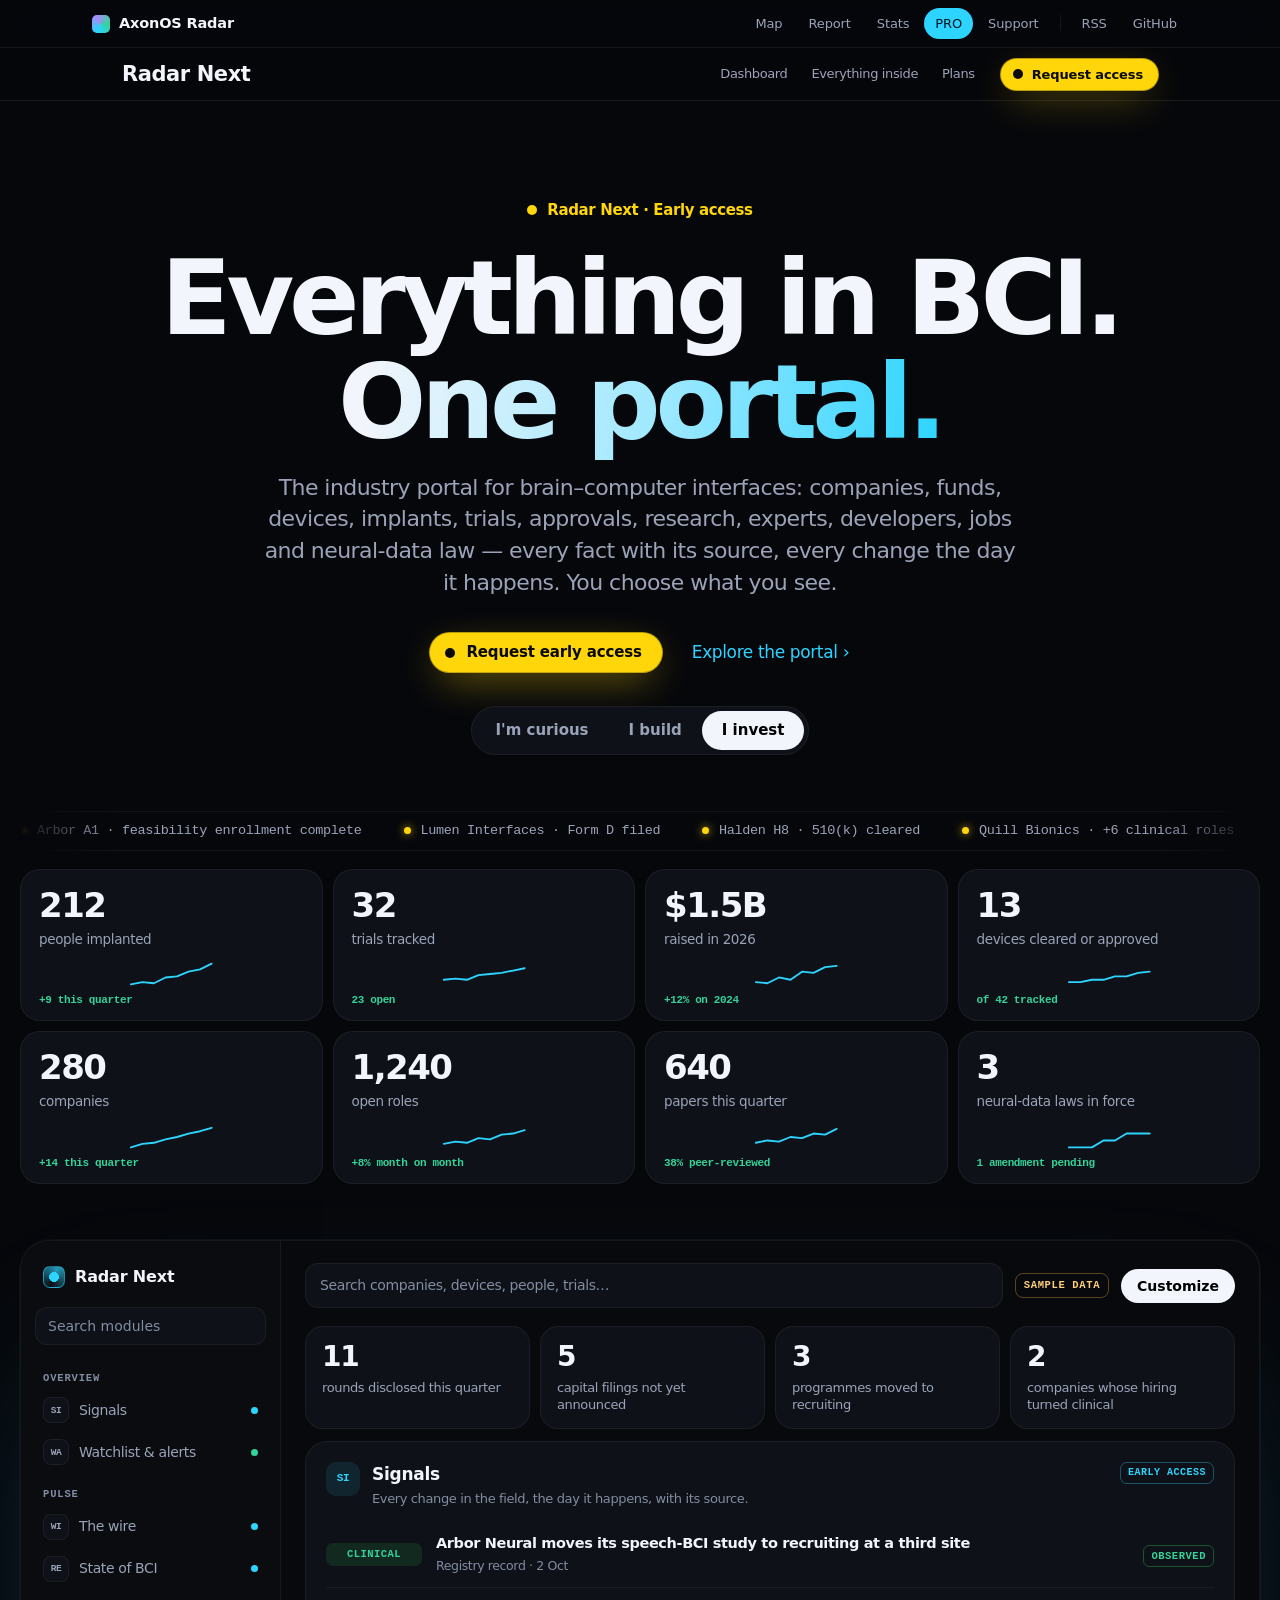
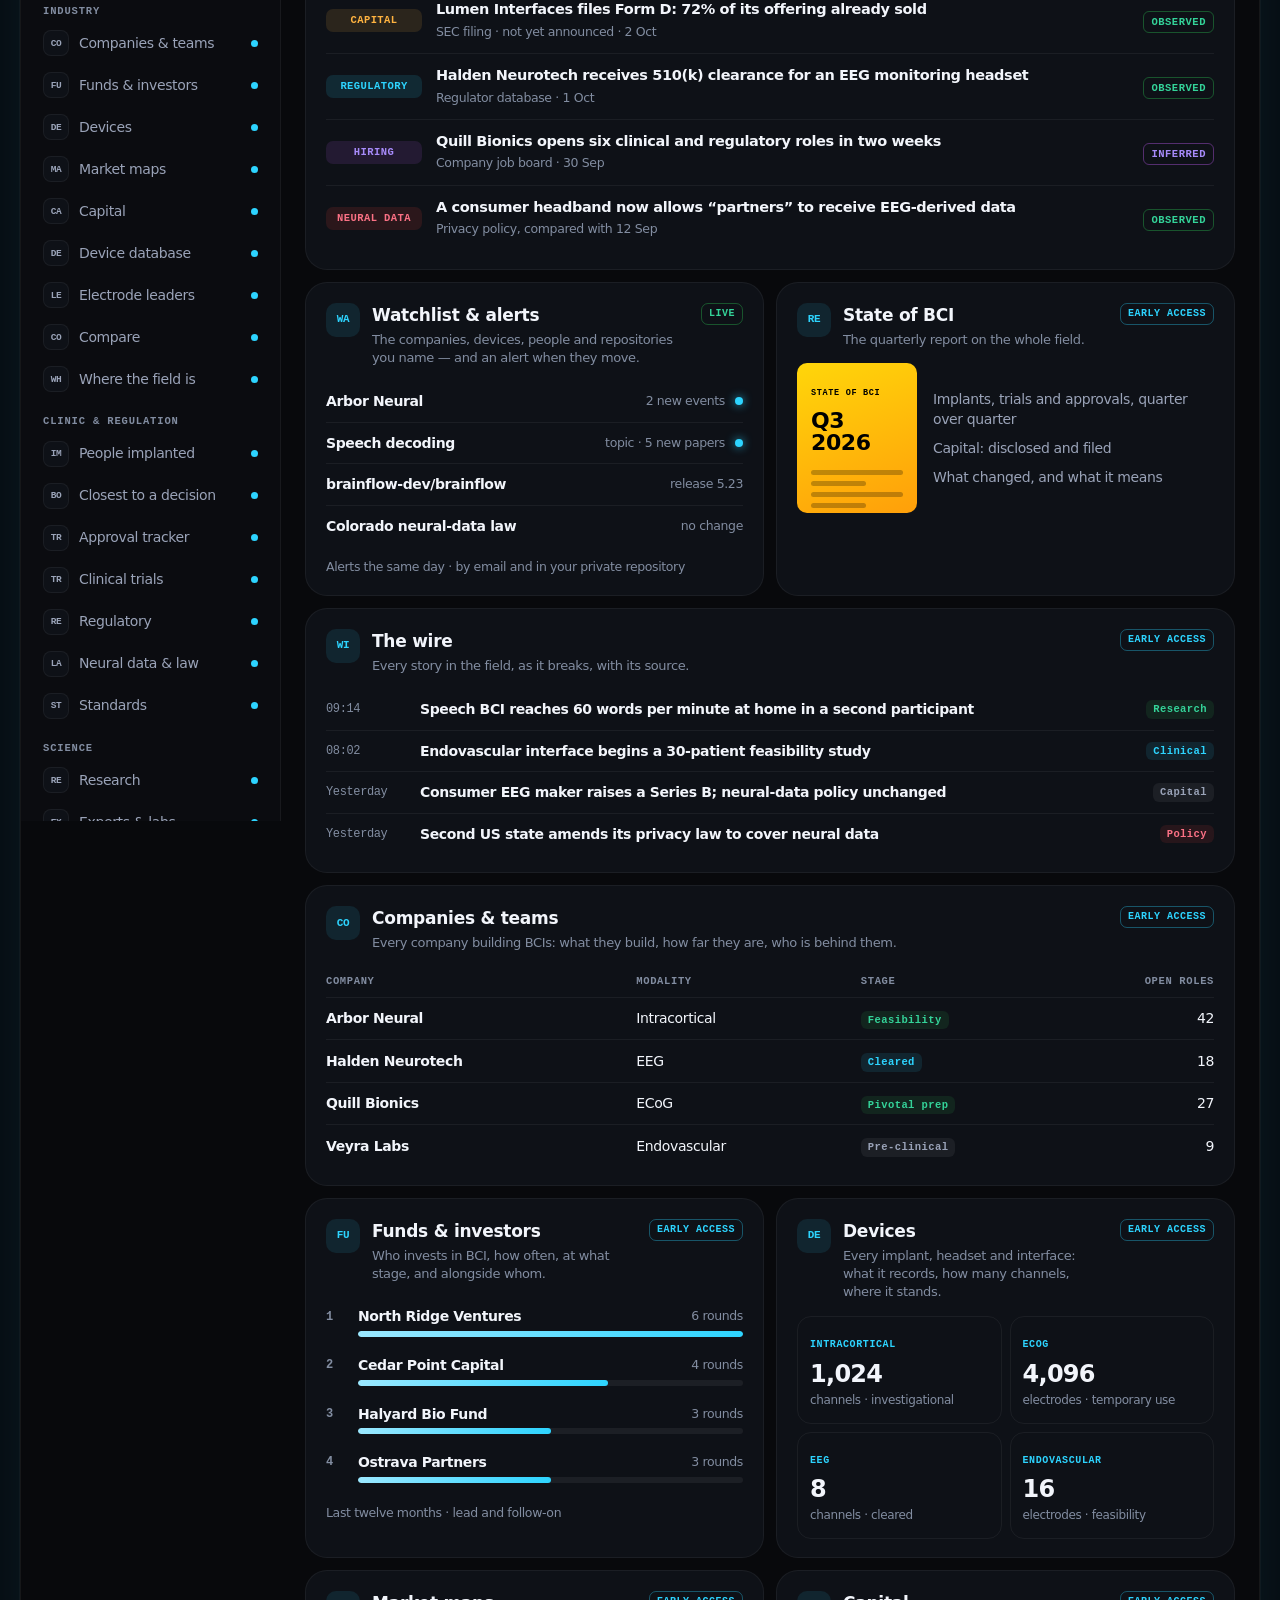
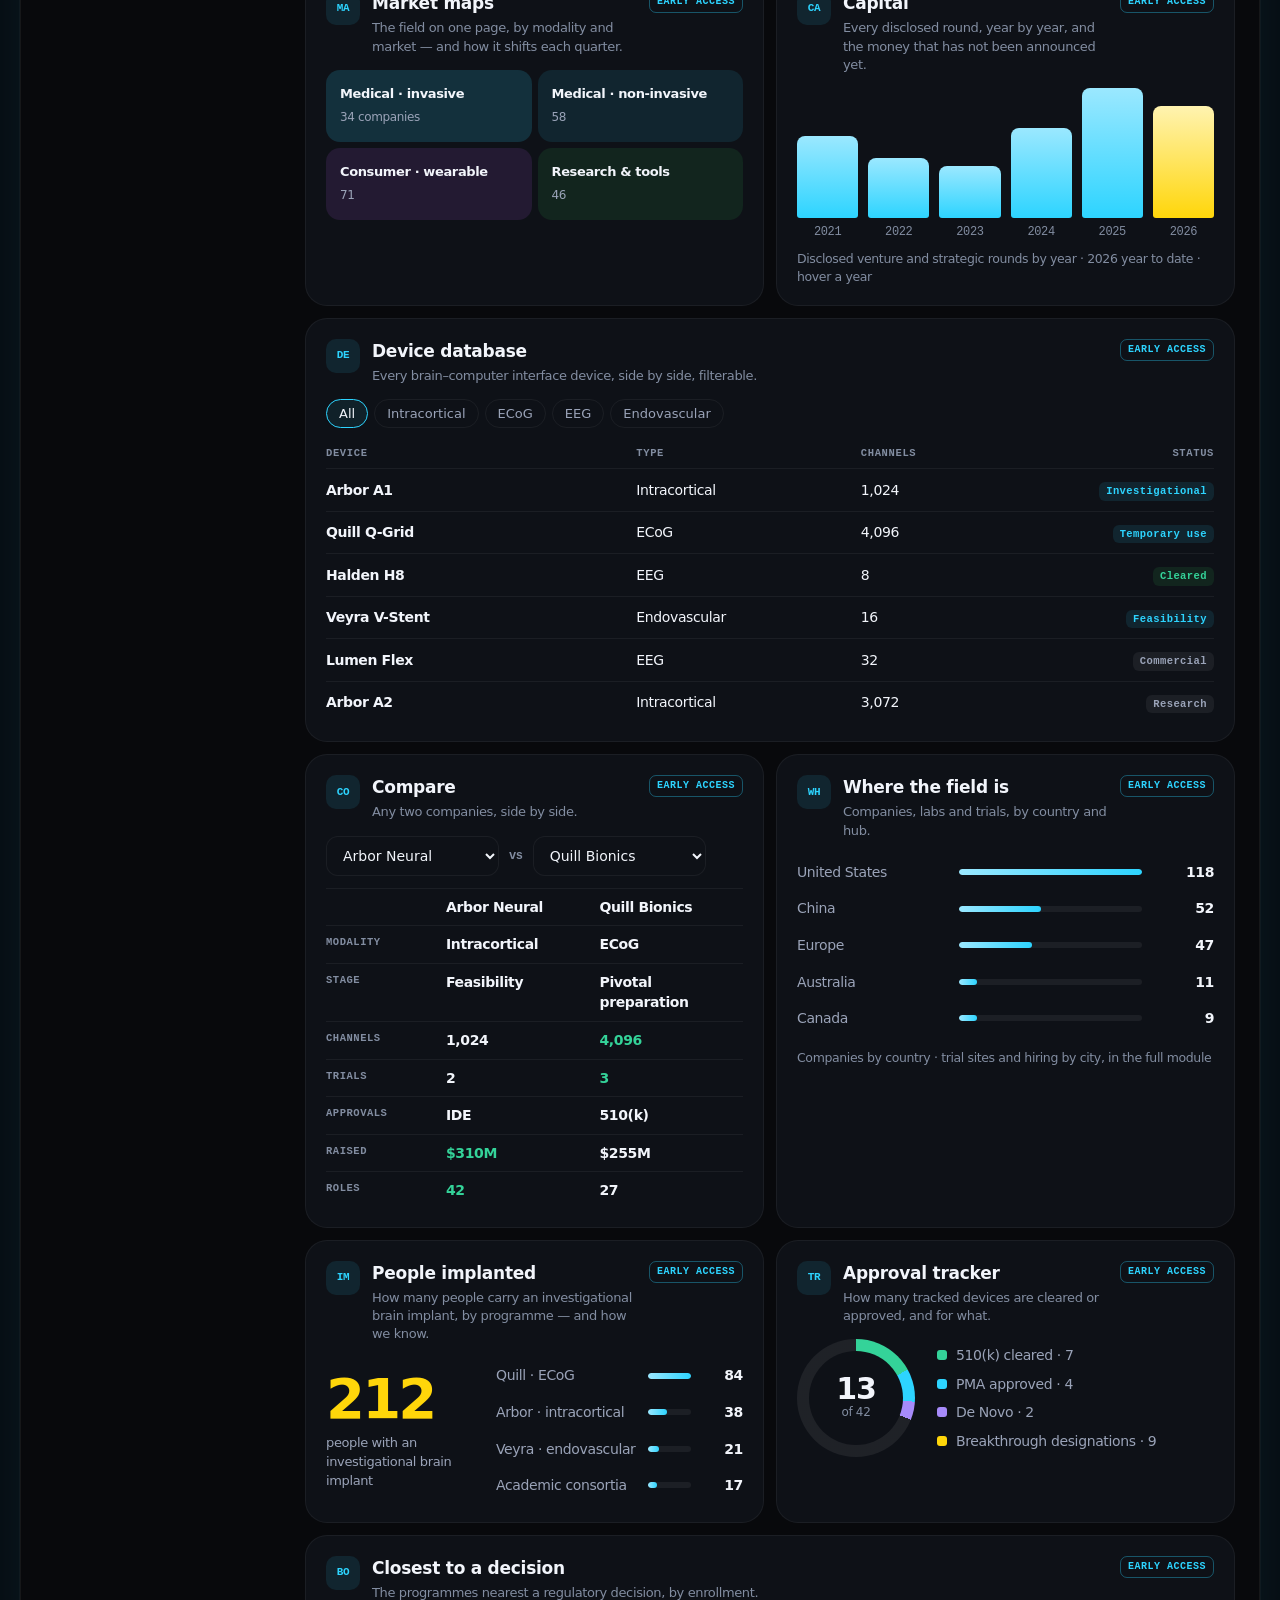
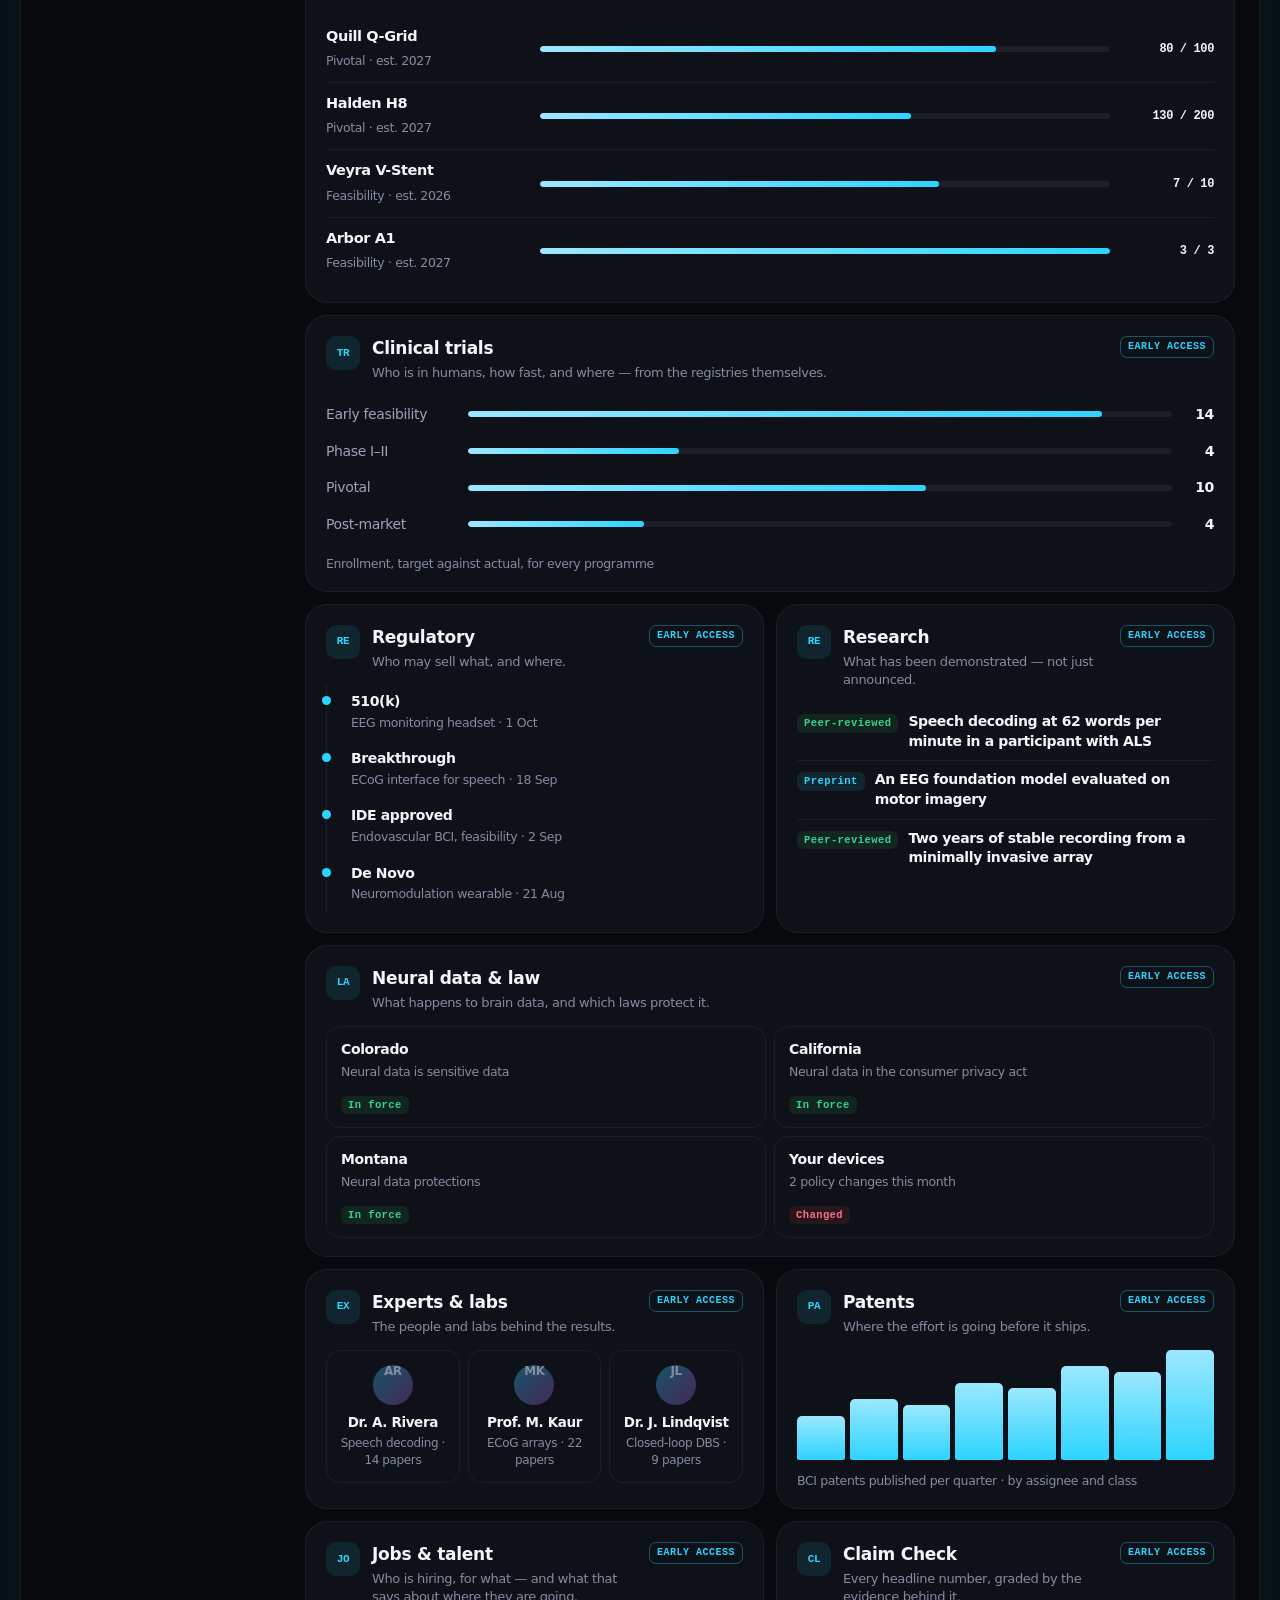
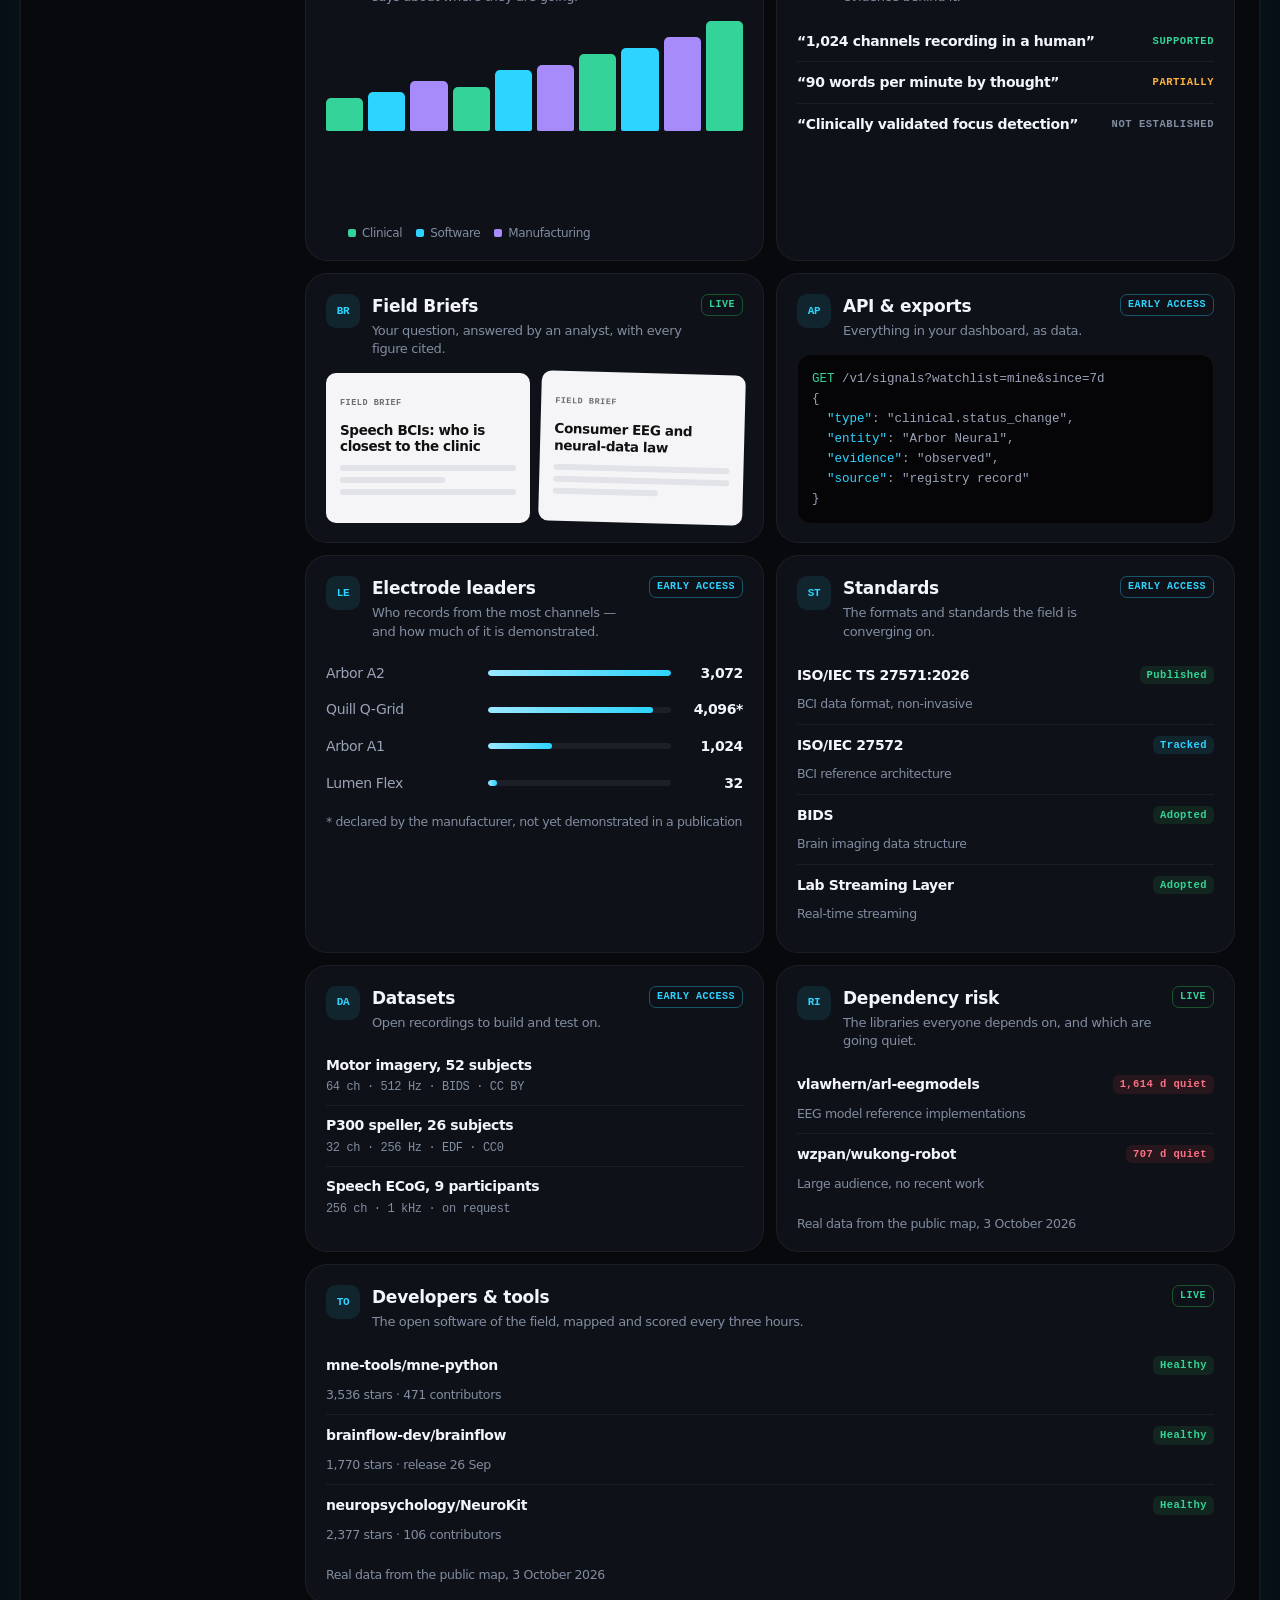
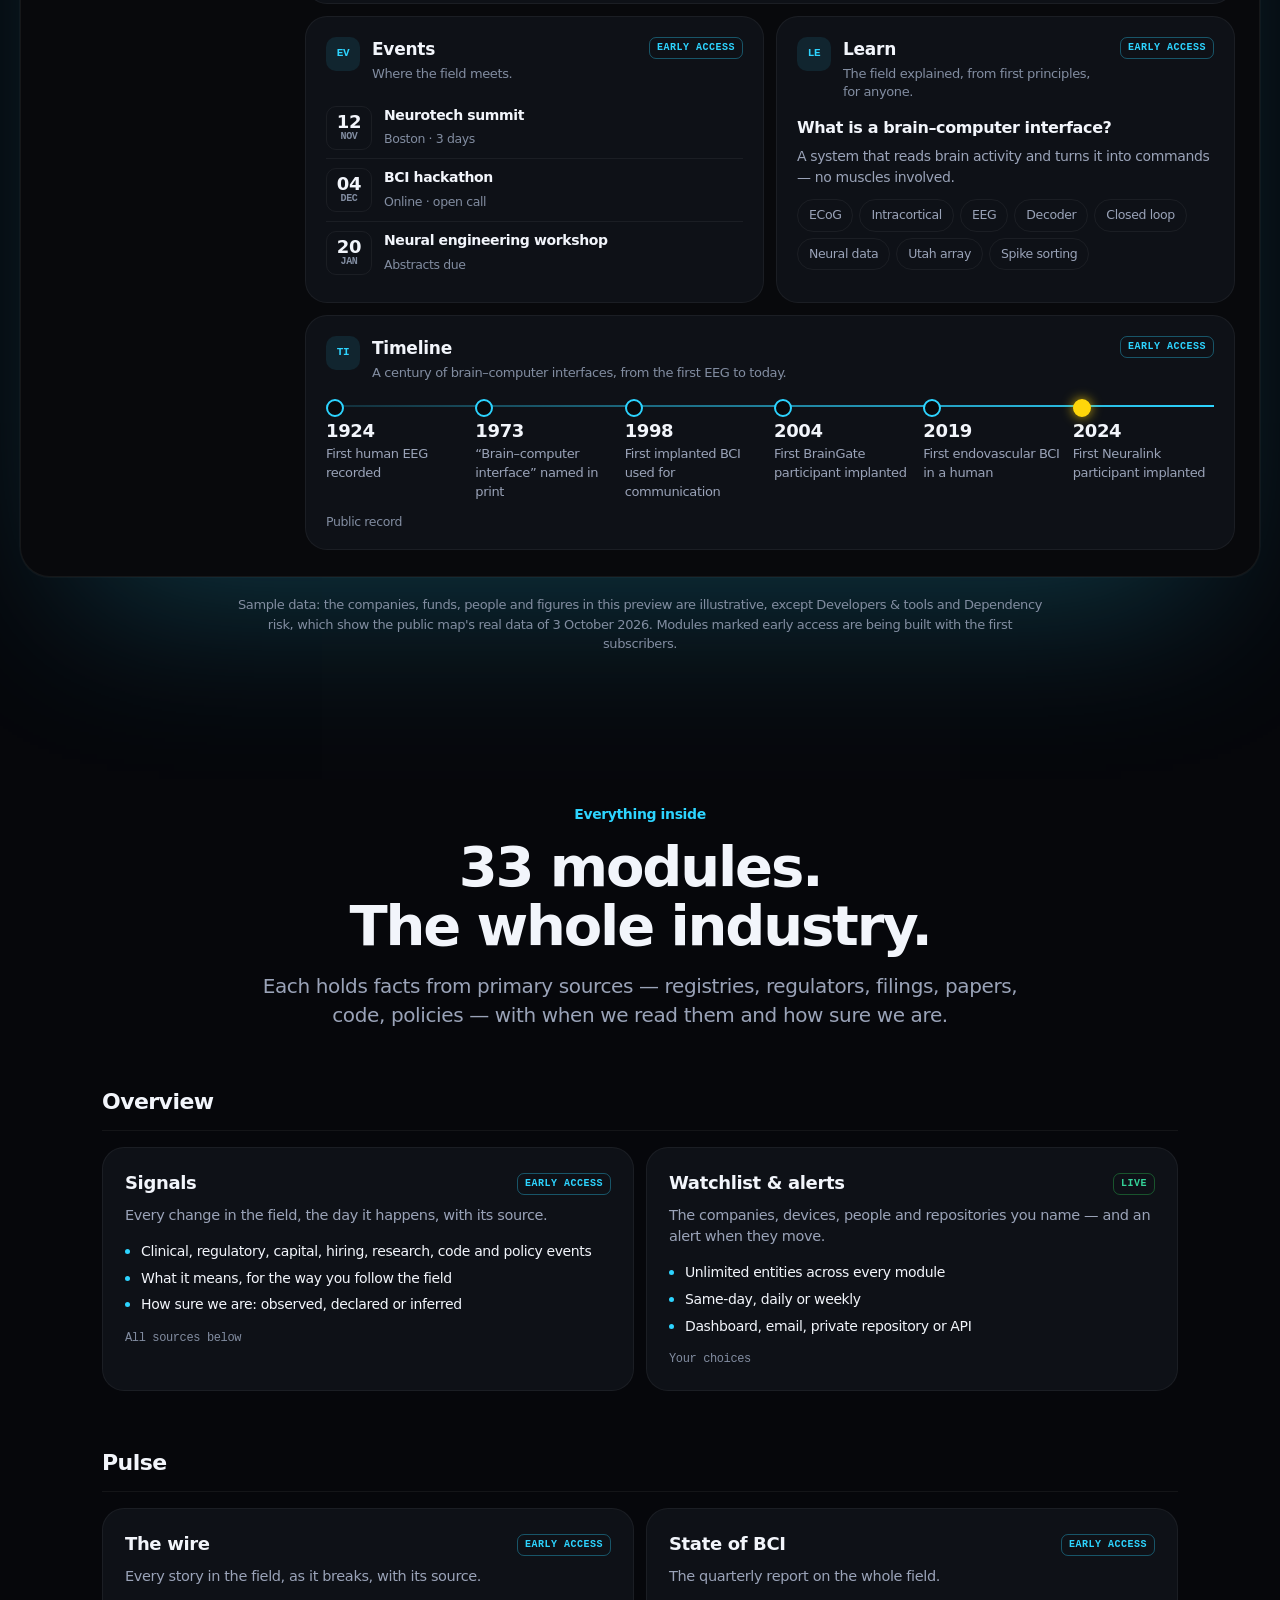
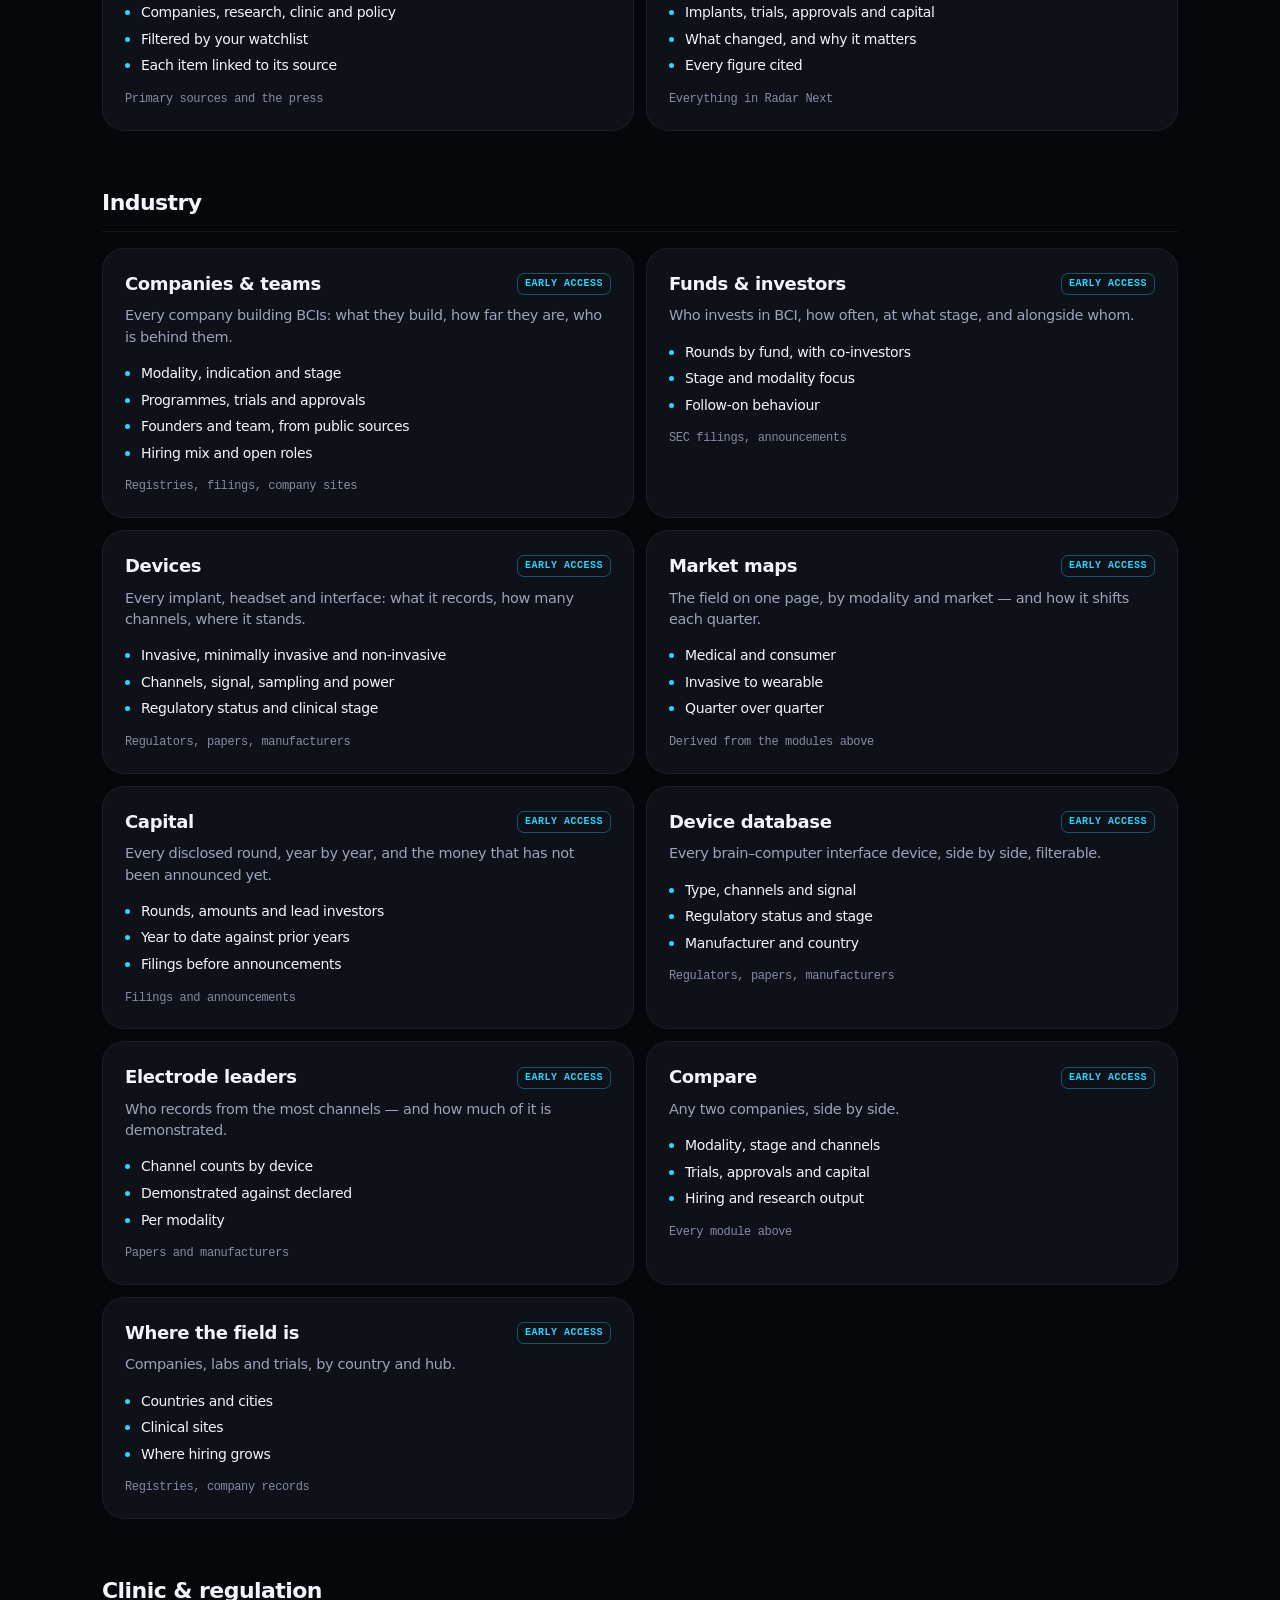
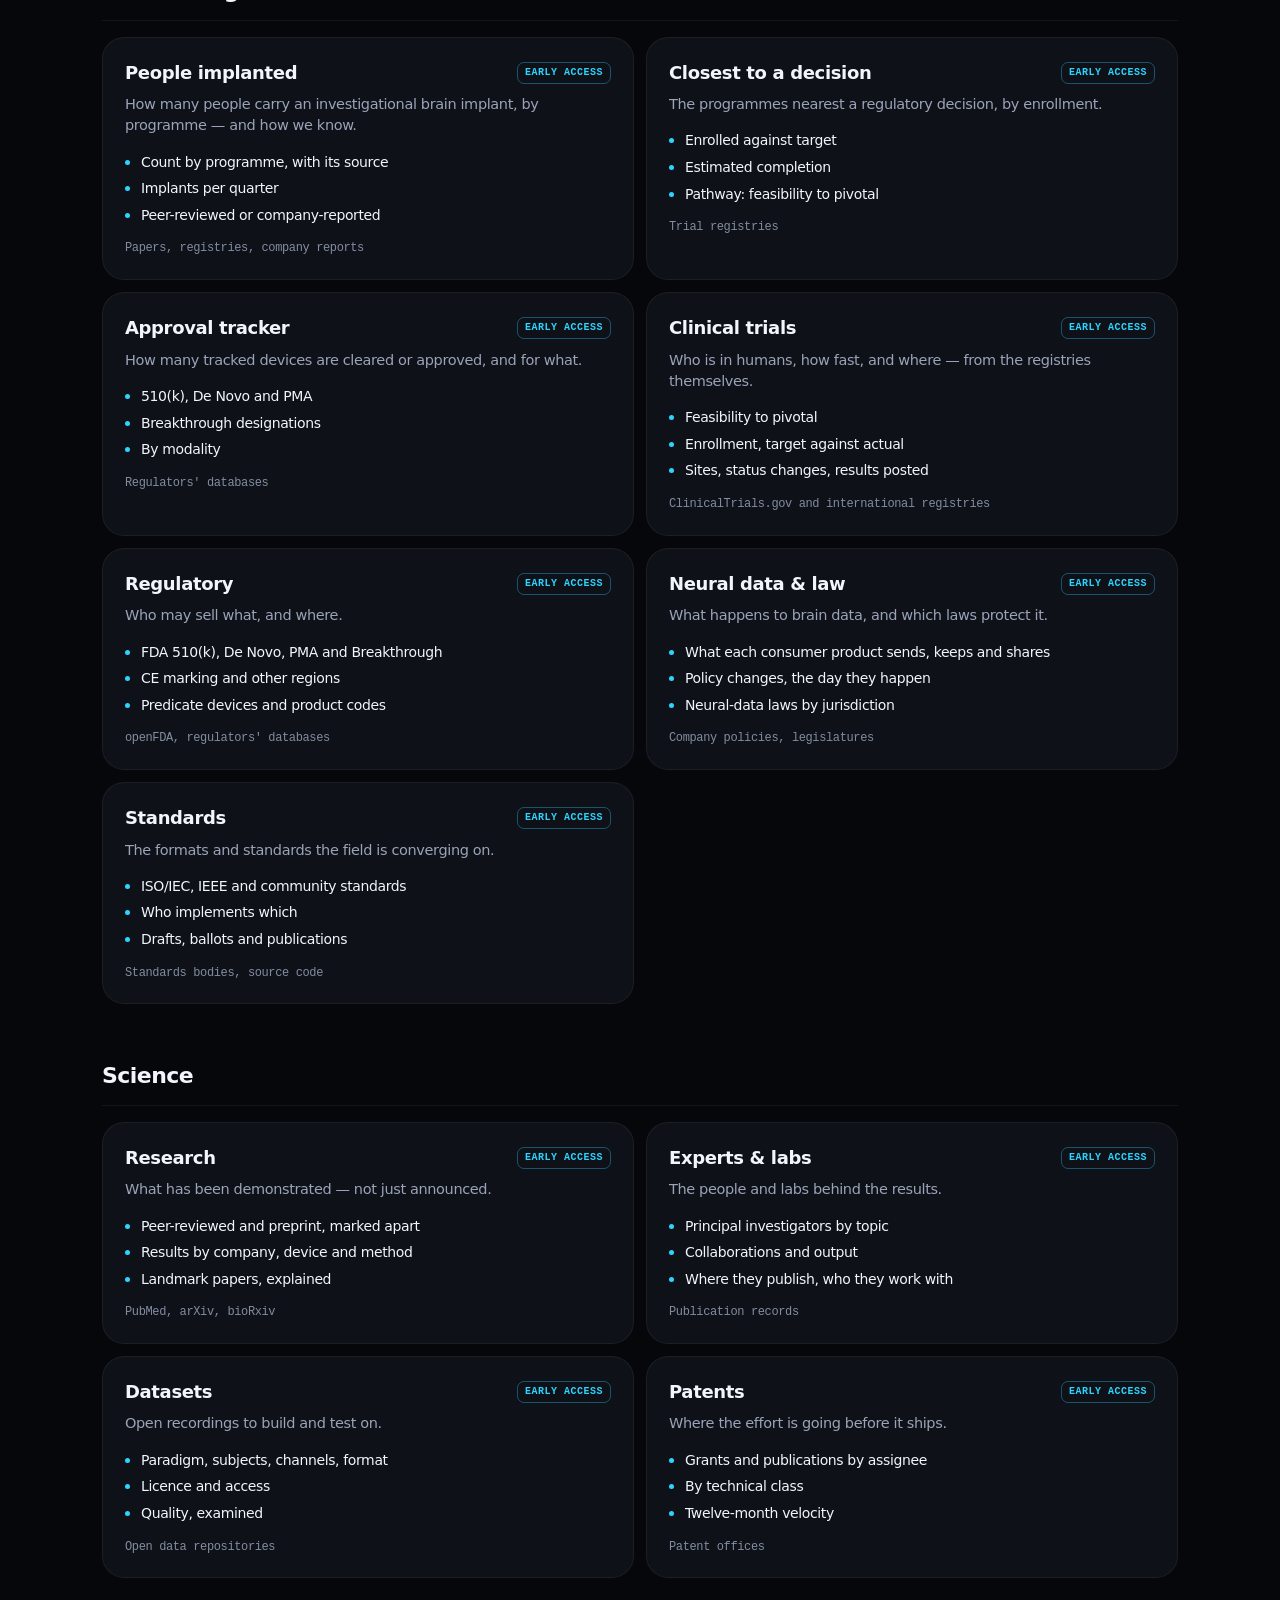
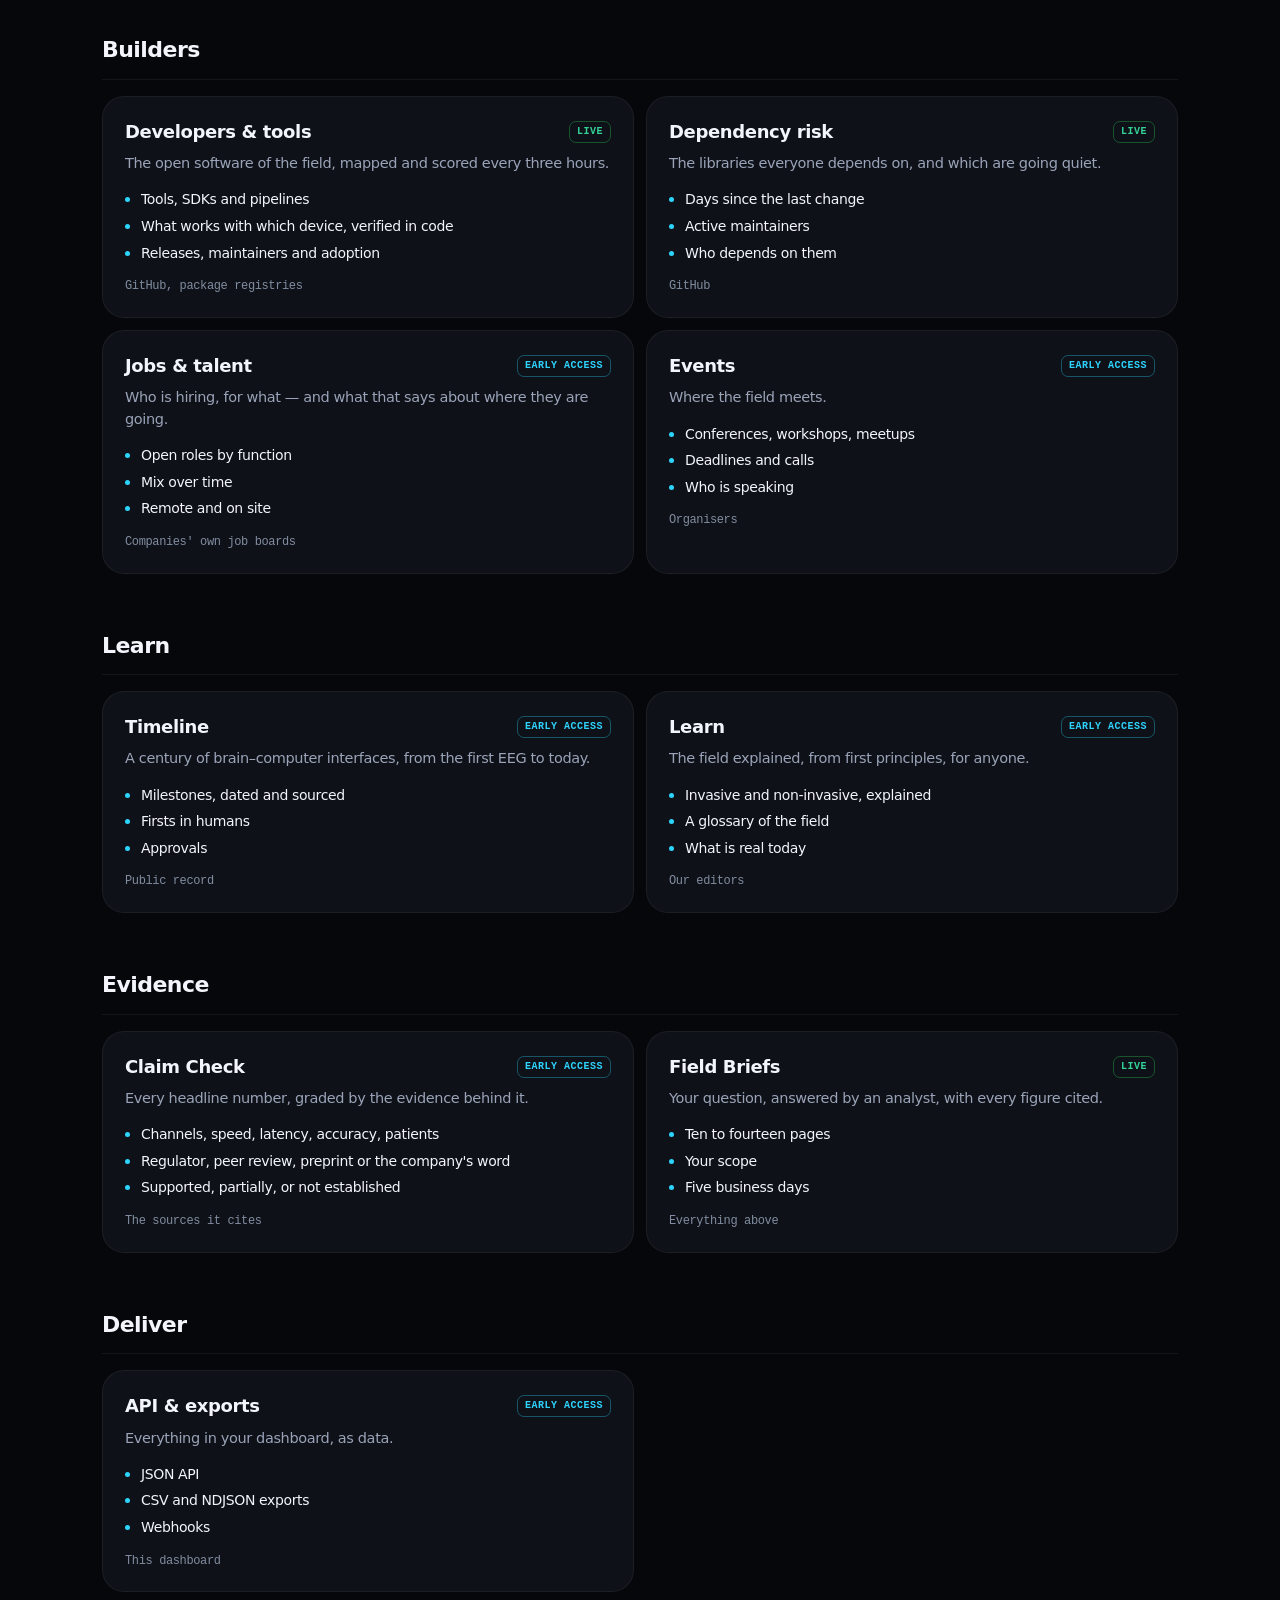
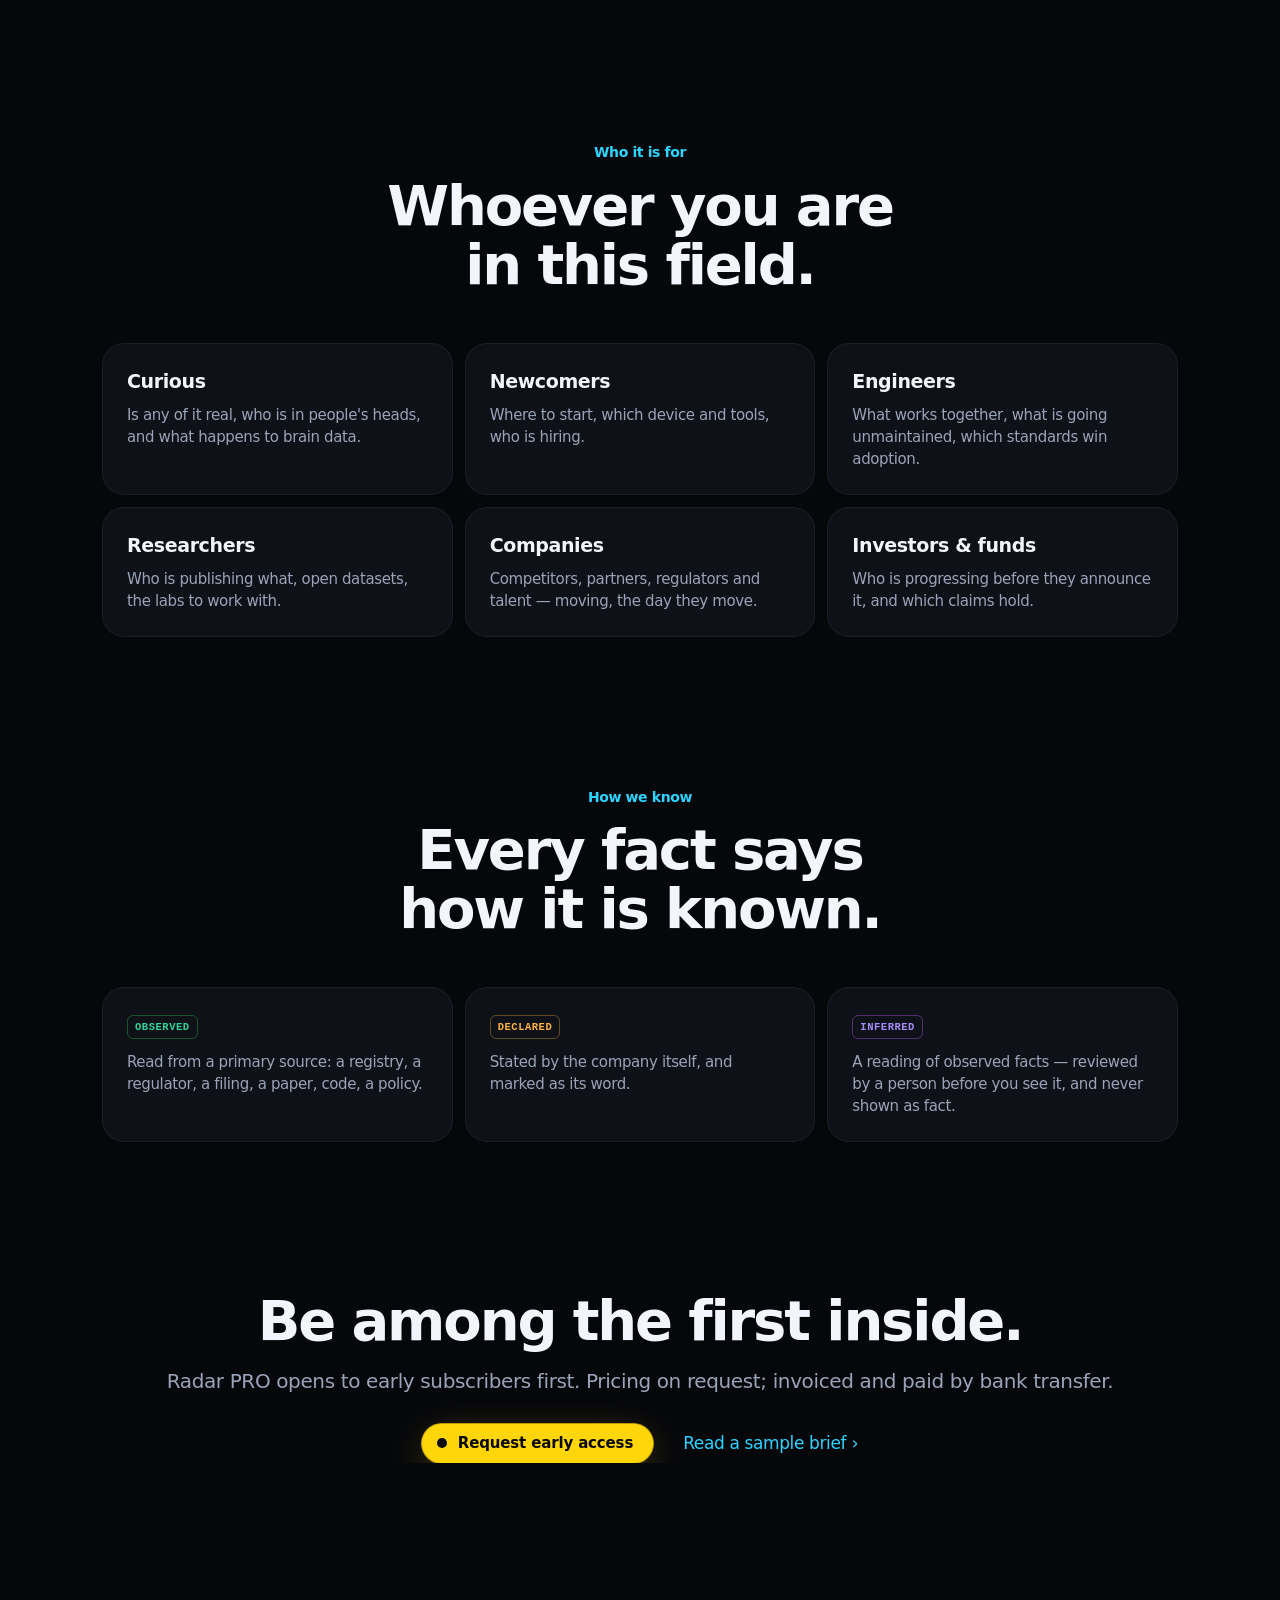
<file: preview.html>
<!doctype html>
<!-- SPDX-License-Identifier: MIT
     SPDX-FileCopyrightText: 2026 The AxonOS Project / Denis Yermakou <connect@axonos.org> -->
<html lang="en">
<head>
<meta charset="utf-8">
<meta name="viewport" content="width=device-width, initial-scale=1, viewport-fit=cover">
<meta http-equiv="Content-Security-Policy" content="default-src 'self'; img-src 'self' data:; style-src 'self'; script-src 'self'; connect-src 'self'; base-uri 'self'; form-action 'none'">
<meta name="referrer" content="no-referrer">
<meta name="color-scheme" content="dark">
<meta name="theme-color" content="#06070b">
<title>Radar Next — the BCI industry portal</title>
<meta name="description" content="Radar Next is the industry portal for brain–computer interfaces: companies, funds, devices, implants, trials, approvals, research, experts, developers, jobs and neural-data law — every fact with its source. Choose what you see. Early access.">
<meta property="og:title" content="Radar Next — the BCI industry portal">
<meta property="og:description" content="Companies, funds, devices, trials, regulators, research, experts, developers and neural-data law, every fact with its source. Choose what you see.">
<meta property="og:image" content="https://axonos-bci.github.io/axonos-community-radar/og-image.png">
<meta property="og:url" content="https://axonos-bci.github.io/axonos-community-radar/preview.html">
<link rel="canonical" href="https://axonos-bci.github.io/axonos-community-radar/preview.html">
<meta name="twitter:card" content="summary_large_image">
<link rel="icon" href="data:image/svg+xml,%3Csvg xmlns='http://www.w3.org/2000/svg' viewBox='0 0 32 32'%3E%3Ccircle cx='16' cy='16' r='14' fill='%232dd4ff'/%3E%3C/svg%3E">
<link rel="stylesheet" href="./assets/house.css">
<link rel="stylesheet" href="assets/product.css">
<link rel="stylesheet" href="assets/preview.css">
</head>
<body>

<nav class="gnav static" aria-label="AxonOS Radar">
  <div class="gnav-in">
    <a class="brand" href="./"><span class="m" aria-hidden="true"></span><span class="bt">AxonOS Radar</span></a>
    <div class="gnav-links">
      <a class="nav-link" href="./">Map</a>
      <a class="nav-link" href="./report.html">Report</a>
      <a class="nav-link" href="./stats.html">Stats</a>
      <a class="nav-link pro" href="./pro.html" aria-current="page">PRO</a>
      <a class="nav-link" href="./support.html">Support</a>
      <span class="nav-sep" aria-hidden="true"></span>
      <a class="nav-link nav-secondary" href="./feed.xml">RSS</a>
      <a class="nav-link nav-secondary" href="https://github.com/AxonOS-BCI/axonos-community-radar">GitHub</a>
    </div>
  </div>
</nav>

<nav class="lnav" aria-label="Radar PRO">
  <div class="lnav-in">
    <span class="lnav-title">Radar Next</span>
    <div class="lnav-links">
      <a href="#dash">Dashboard</a>
      <a href="#menu">Everything inside</a>
      <a href="./pro.html#plans">Plans</a>
    </div>
    <a class="nx small" href="mailto:connect@axonos.org?subject=Radar%20PRO%20%E2%80%94%20early%20access&amp;body=Organisation%3A%0AWhat%20I%20follow%20in%20BCI%3A%0AModules%20I%20want%20first%3A%0AHow%20I%20want%20to%20receive%20it%20%28dashboard%2C%20email%2C%20private%20repository%2C%20API%29%3A%0A"><span class="nx-dot" aria-hidden="true"></span>Request access</a>
  </div>
</nav>

<main>
  <header class="hero pv-hero">
    <p class="nx-eyebrow"><span class="nx-dot" aria-hidden="true"></span>Radar Next · Early access</p>
    <h1>Everything in BCI.<br><span class="pv-grad">One portal.</span></h1>
    <p class="hero-sub pv-sub">The industry portal for brain–computer interfaces: companies, funds, devices, implants, trials, approvals, research, experts, developers, jobs and neural-data law — every fact with its source, every change the day it happens. You choose what you see.</p>
    <div class="hero-cta">
      <a class="nx" href="mailto:connect@axonos.org?subject=Radar%20PRO%20%E2%80%94%20early%20access&amp;body=Organisation%3A%0AWhat%20I%20follow%20in%20BCI%3A%0AModules%20I%20want%20first%3A%0AHow%20I%20want%20to%20receive%20it%20%28dashboard%2C%20email%2C%20private%20repository%2C%20API%29%3A%0A"><span class="nx-dot" aria-hidden="true"></span>Request early access</a>
      <a class="more" href="#dash">Explore the portal</a>
    </div>
    <div class="pv-who" role="group" aria-label="Show the dashboard for">
      <button type="button" data-p="cur" aria-pressed="false">I'm curious</button><button type="button" data-p="bld" aria-pressed="false">I build</button><button type="button" data-p="inv" aria-pressed="true">I invest</button>
    </div>
  </header>

  <section class="pulse" aria-label="The field this month, sample data">
    <div class="ticker" aria-hidden="true"><div class="tk-in"><span><i></i>Arbor A1 · feasibility enrollment complete</span><span><i></i>Lumen Interfaces · Form D filed</span><span><i></i>Halden H8 · 510(k) cleared</span><span><i></i>Quill Bionics · +6 clinical roles</span><span><i></i>Speech BCI · 60 WPM at home</span><span><i></i>Second state · neural-data amendment</span><span><i></i>brainflow 5.23 · new board</span><span><i></i>Veyra V-Stent · first patient</span><span><i></i>Arbor A1 · feasibility enrollment complete</span><span><i></i>Lumen Interfaces · Form D filed</span><span><i></i>Halden H8 · 510(k) cleared</span><span><i></i>Quill Bionics · +6 clinical roles</span><span><i></i>Speech BCI · 60 WPM at home</span><span><i></i>Second state · neural-data amendment</span><span><i></i>brainflow 5.23 · new board</span><span><i></i>Veyra V-Stent · first patient</span></div></div>
    <div class="pls"><div class="pl"><b class="cu" data-to="212">212</b><span>people implanted</span><svg viewBox="0 0 74 26" aria-hidden="true"><path d="M2 22 L12 20 L22 21 L32 16 L42 15 L52 11 L62 9 L72 4" fill="none" stroke="#2dd4ff" stroke-width="1.6" stroke-linecap="round" stroke-linejoin="round"/></svg><em>+9 this quarter</em></div><div class="pl"><b class="cu" data-to="32">32</b><span>trials tracked</span><svg viewBox="0 0 74 26" aria-hidden="true"><path d="M2 18 L12 17 L22 18 L32 14 L42 13 L52 12 L62 10 L72 8" fill="none" stroke="#2dd4ff" stroke-width="1.6" stroke-linecap="round" stroke-linejoin="round"/></svg><em>23 open</em></div><div class="pl"><b class="cu" data-to="$1.5B">$1.5B</b><span>raised in 2026</span><svg viewBox="0 0 74 26" aria-hidden="true"><path d="M2 20 L12 21 L22 16 L32 18 L42 11 L52 12 L62 7 L72 6" fill="none" stroke="#2dd4ff" stroke-width="1.6" stroke-linecap="round" stroke-linejoin="round"/></svg><em>+12% on 2024</em></div><div class="pl"><b class="cu" data-to="13">13</b><span>devices cleared or approved</span><svg viewBox="0 0 74 26" aria-hidden="true"><path d="M2 20 L12 20 L22 18 L32 18 L42 15 L52 15 L62 12 L72 11" fill="none" stroke="#2dd4ff" stroke-width="1.6" stroke-linecap="round" stroke-linejoin="round"/></svg><em>of 42 tracked</em></div><div class="pl"><b class="cu" data-to="280">280</b><span>companies</span><svg viewBox="0 0 74 26" aria-hidden="true"><path d="M2 22 L12 19 L22 18 L32 15 L42 13 L52 10 L62 8 L72 5" fill="none" stroke="#2dd4ff" stroke-width="1.6" stroke-linecap="round" stroke-linejoin="round"/></svg><em>+14 this quarter</em></div><div class="pl"><b class="cu" data-to="1,240">1,240</b><span>open roles</span><svg viewBox="0 0 74 26" aria-hidden="true"><path d="M2 19 L12 17 L22 18 L32 14 L42 15 L52 11 L62 10 L72 7" fill="none" stroke="#2dd4ff" stroke-width="1.6" stroke-linecap="round" stroke-linejoin="round"/></svg><em>+8% month on month</em></div><div class="pl"><b class="cu" data-to="640">640</b><span>papers this quarter</span><svg viewBox="0 0 74 26" aria-hidden="true"><path d="M2 18 L12 16 L22 17 L32 13 L42 14 L52 10 L62 11 L72 6" fill="none" stroke="#2dd4ff" stroke-width="1.6" stroke-linecap="round" stroke-linejoin="round"/></svg><em>38% peer-reviewed</em></div><div class="pl"><b class="cu" data-to="3">3</b><span>neural-data laws in force</span><svg viewBox="0 0 74 26" aria-hidden="true"><path d="M2 22 L12 22 L22 22 L32 16 L42 16 L52 10 L62 10 L72 10" fill="none" stroke="#2dd4ff" stroke-width="1.6" stroke-linecap="round" stroke-linejoin="round"/></svg><em>1 amendment pending</em></div></div>
  </section>

  <section class="pv-dash" id="dash" aria-label="The Radar PRO dashboard, with sample data">
    <div class="app">
      <aside class="sb" aria-label="Modules">
        <div class="sb-top"><span class="sb-logo" aria-hidden="true"></span><b>Radar Next</b></div>
        <label class="sb-s"><span class="vh">Find a module</span><input type="search" id="sbFind" placeholder="Search modules"></label>
        <nav class="sb-l" id="sbList">
<p class="sb-g">Overview</p>
<a class="sb-i" href="#m-signals" data-k="signals"><span class="sb-ic">SI</span><span class="sb-n">Signals</span><i class="sb-d early" aria-label="Early access"></i></a>
<a class="sb-i" href="#m-watch" data-k="watch"><span class="sb-ic">WA</span><span class="sb-n">Watchlist &amp; alerts</span><i class="sb-d live" aria-label="Live"></i></a>
<p class="sb-g">Pulse</p>
<a class="sb-i" href="#m-wire" data-k="wire"><span class="sb-ic">WI</span><span class="sb-n">The wire</span><i class="sb-d early" aria-label="Early access"></i></a>
<a class="sb-i" href="#m-report" data-k="report"><span class="sb-ic">RE</span><span class="sb-n">State of BCI</span><i class="sb-d early" aria-label="Early access"></i></a>
<p class="sb-g">Industry</p>
<a class="sb-i" href="#m-companies" data-k="companies"><span class="sb-ic">CO</span><span class="sb-n">Companies &amp; teams</span><i class="sb-d early" aria-label="Early access"></i></a>
<a class="sb-i" href="#m-funds" data-k="funds"><span class="sb-ic">FU</span><span class="sb-n">Funds &amp; investors</span><i class="sb-d early" aria-label="Early access"></i></a>
<a class="sb-i" href="#m-devices" data-k="devices"><span class="sb-ic">DE</span><span class="sb-n">Devices</span><i class="sb-d early" aria-label="Early access"></i></a>
<a class="sb-i" href="#m-maps" data-k="maps"><span class="sb-ic">MA</span><span class="sb-n">Market maps</span><i class="sb-d early" aria-label="Early access"></i></a>
<a class="sb-i" href="#m-capital" data-k="capital"><span class="sb-ic">CA</span><span class="sb-n">Capital</span><i class="sb-d early" aria-label="Early access"></i></a>
<a class="sb-i" href="#m-devicedb" data-k="devicedb"><span class="sb-ic">DE</span><span class="sb-n">Device database</span><i class="sb-d early" aria-label="Early access"></i></a>
<a class="sb-i" href="#m-leaders" data-k="leaders"><span class="sb-ic">LE</span><span class="sb-n">Electrode leaders</span><i class="sb-d early" aria-label="Early access"></i></a>
<a class="sb-i" href="#m-compare" data-k="compare"><span class="sb-ic">CO</span><span class="sb-n">Compare</span><i class="sb-d early" aria-label="Early access"></i></a>
<a class="sb-i" href="#m-where" data-k="where"><span class="sb-ic">WH</span><span class="sb-n">Where the field is</span><i class="sb-d early" aria-label="Early access"></i></a>
<p class="sb-g">Clinic &amp; regulation</p>
<a class="sb-i" href="#m-implants" data-k="implants"><span class="sb-ic">IM</span><span class="sb-n">People implanted</span><i class="sb-d early" aria-label="Early access"></i></a>
<a class="sb-i" href="#m-board" data-k="board"><span class="sb-ic">BO</span><span class="sb-n">Closest to a decision</span><i class="sb-d early" aria-label="Early access"></i></a>
<a class="sb-i" href="#m-tracker" data-k="tracker"><span class="sb-ic">TR</span><span class="sb-n">Approval tracker</span><i class="sb-d early" aria-label="Early access"></i></a>
<a class="sb-i" href="#m-trials" data-k="trials"><span class="sb-ic">TR</span><span class="sb-n">Clinical trials</span><i class="sb-d early" aria-label="Early access"></i></a>
<a class="sb-i" href="#m-regulatory" data-k="regulatory"><span class="sb-ic">RE</span><span class="sb-n">Regulatory</span><i class="sb-d early" aria-label="Early access"></i></a>
<a class="sb-i" href="#m-law" data-k="law"><span class="sb-ic">LA</span><span class="sb-n">Neural data &amp; law</span><i class="sb-d early" aria-label="Early access"></i></a>
<a class="sb-i" href="#m-standards" data-k="standards"><span class="sb-ic">ST</span><span class="sb-n">Standards</span><i class="sb-d early" aria-label="Early access"></i></a>
<p class="sb-g">Science</p>
<a class="sb-i" href="#m-research" data-k="research"><span class="sb-ic">RE</span><span class="sb-n">Research</span><i class="sb-d early" aria-label="Early access"></i></a>
<a class="sb-i" href="#m-experts" data-k="experts"><span class="sb-ic">EX</span><span class="sb-n">Experts &amp; labs</span><i class="sb-d early" aria-label="Early access"></i></a>
<a class="sb-i" href="#m-datasets" data-k="datasets"><span class="sb-ic">DA</span><span class="sb-n">Datasets</span><i class="sb-d early" aria-label="Early access"></i></a>
<a class="sb-i" href="#m-patents" data-k="patents"><span class="sb-ic">PA</span><span class="sb-n">Patents</span><i class="sb-d early" aria-label="Early access"></i></a>
<p class="sb-g">Builders</p>
<a class="sb-i" href="#m-tools" data-k="tools"><span class="sb-ic">TO</span><span class="sb-n">Developers &amp; tools</span><i class="sb-d live" aria-label="Live"></i></a>
<a class="sb-i" href="#m-risk" data-k="risk"><span class="sb-ic">RI</span><span class="sb-n">Dependency risk</span><i class="sb-d live" aria-label="Live"></i></a>
<a class="sb-i" href="#m-jobs" data-k="jobs"><span class="sb-ic">JO</span><span class="sb-n">Jobs &amp; talent</span><i class="sb-d early" aria-label="Early access"></i></a>
<a class="sb-i" href="#m-events" data-k="events"><span class="sb-ic">EV</span><span class="sb-n">Events</span><i class="sb-d early" aria-label="Early access"></i></a>
<p class="sb-g">Learn</p>
<a class="sb-i" href="#m-timeline" data-k="timeline"><span class="sb-ic">TI</span><span class="sb-n">Timeline</span><i class="sb-d early" aria-label="Early access"></i></a>
<a class="sb-i" href="#m-learn" data-k="learn"><span class="sb-ic">LE</span><span class="sb-n">Learn</span><i class="sb-d early" aria-label="Early access"></i></a>
<p class="sb-g">Evidence</p>
<a class="sb-i" href="#m-claims" data-k="claims"><span class="sb-ic">CL</span><span class="sb-n">Claim Check</span><i class="sb-d early" aria-label="Early access"></i></a>
<a class="sb-i" href="#m-briefs" data-k="briefs"><span class="sb-ic">BR</span><span class="sb-n">Field Briefs</span><i class="sb-d live" aria-label="Live"></i></a>
<p class="sb-g">Deliver</p>
<a class="sb-i" href="#m-api" data-k="api"><span class="sb-ic">AP</span><span class="sb-n">API &amp; exports</span><i class="sb-d early" aria-label="Early access"></i></a>
        </nav>
        <p class="sb-k"><i class="sb-d live"></i>Live <i class="sb-d early"></i>Early access</p>
      </aside>
      <div class="mn">
        <div class="tb">
          <div class="tb-s" aria-hidden="true">Search companies, devices, people, trials…</div>
          <span class="tb-tag">Sample data</span>
          <button type="button" class="tb-c" id="czOpen">Customize</button>
        </div>
        <div class="kp" id="kp"></div>
        <div class="mods" id="mods">
<article class="mod wide" id="m-signals" data-k="signals" data-who="cur bld inv" data-status="early">
        <header><span class="mic">SI</span><div><h3>Signals</h3><p>Every change in the field, the day it happens, with its source.</p></div><span class="st st-early">Early access</span></header>
        <ul class="feed">
  <li><span class="tg t-ct">Clinical</span><div><b>Arbor Neural moves its speech-BCI study to recruiting at a third site</b><span>Registry record · 2 Oct</span></div><span class="ev ev-o">Observed</span></li>
  <li><span class="tg t-sec">Capital</span><div><b>Lumen Interfaces files Form D: 72% of its offering already sold</b><span>SEC filing · not yet announced · 2 Oct</span></div><span class="ev ev-o">Observed</span></li>
  <li><span class="tg t-fda">Regulatory</span><div><b>Halden Neurotech receives 510(k) clearance for an EEG monitoring headset</b><span>Regulator database · 1 Oct</span></div><span class="ev ev-o">Observed</span></li>
  <li><span class="tg t-job">Hiring</span><div><b>Quill Bionics opens six clinical and regulatory roles in two weeks</b><span>Company job board · 30 Sep</span></div><span class="ev ev-i">Inferred</span></li>
  <li><span class="tg t-law">Neural data</span><div><b>A consumer headband now allows “partners” to receive EEG-derived data</b><span>Privacy policy, compared with 12 Sep</span></div><span class="ev ev-o">Observed</span></li>
</ul>
      </article><article class="mod" id="m-watch" data-k="watch" data-who="bld inv" data-status="live">
        <header><span class="mic">WA</span><div><h3>Watchlist &amp; alerts</h3><p>The companies, devices, people and repositories you name — and an alert when they move.</p></div><span class="st st-live">Live</span></header>
        <ul class="wl">
  <li><b>Arbor Neural</b><span>2 new events</span><i class="dotn"></i></li>
  <li><b>Speech decoding</b><span>topic · 5 new papers</span><i class="dotn"></i></li>
  <li><b>brainflow-dev/brainflow</b><span>release 5.23</span></li>
  <li><b>Colorado neural-data law</b><span>no change</span></li>
</ul><p class="mini">Alerts the same day · by email and in your private repository</p>
      </article><article class="mod wide" id="m-wire" data-k="wire" data-who="cur bld inv" data-status="early">
        <header><span class="mic">WI</span><div><h3>The wire</h3><p>Every story in the field, as it breaks, with its source.</p></div><span class="st st-early">Early access</span></header>
        <ul class="wire">
  <li><span class="wt">09:14</span><b>Speech BCI reaches 60 words per minute at home in a second participant</b><em class="bdg p-g">Research</em></li>
  <li><span class="wt">08:02</span><b>Endovascular interface begins a 30-patient feasibility study</b><em class="bdg p-a">Clinical</em></li>
  <li><span class="wt">Yesterday</span><b>Consumer EEG maker raises a Series B; neural-data policy unchanged</b><em class="bdg p-m">Capital</em></li>
  <li><span class="wt">Yesterday</span><b>Second US state amends its privacy law to cover neural data</b><em class="bdg p-r">Policy</em></li></ul>
      </article><article class="mod" id="m-report" data-k="report" data-who="cur inv" data-status="early">
        <header><span class="mic">RE</span><div><h3>State of BCI</h3><p>The quarterly report on the whole field.</p></div><span class="st st-early">Early access</span></header>
        <div class="rpt"><div class="rpt-c"><span>STATE OF BCI</span><b>Q3 2026</b><i></i><i class="s"></i><i></i><i class="s"></i></div>
  <ul><li>Implants, trials and approvals, quarter over quarter</li><li>Capital: disclosed and filed</li><li>What changed, and what it means</li></ul></div>
      </article><article class="mod wide" id="m-companies" data-k="companies" data-who="cur inv" data-status="early">
        <header><span class="mic">CO</span><div><h3>Companies &amp; teams</h3><p>Every company building BCIs: what they build, how far they are, who is behind them.</p></div><span class="st st-early">Early access</span></header>
        <div class="tbl"><div class="tr th"><span>Company</span><span>Modality</span><span>Stage</span><span>Open roles</span></div>
  <div class="tr"><span><b>Arbor Neural</b></span><span>Intracortical</span><span><em class="bdg p-g">Feasibility</em></span><span>42</span></div>
  <div class="tr"><span><b>Halden Neurotech</b></span><span>EEG</span><span><em class="bdg p-a">Cleared</em></span><span>18</span></div>
  <div class="tr"><span><b>Quill Bionics</b></span><span>ECoG</span><span><em class="bdg p-g">Pivotal prep</em></span><span>27</span></div>
  <div class="tr"><span><b>Veyra Labs</b></span><span>Endovascular</span><span><em class="bdg p-m">Pre-clinical</em></span><span>9</span></div></div>
      </article><article class="mod" id="m-funds" data-k="funds" data-who="inv" data-status="early">
        <header><span class="mic">FU</span><div><h3>Funds &amp; investors</h3><p>Who invests in BCI, how often, at what stage, and alongside whom.</p></div><span class="st st-early">Early access</span></header>
        <ul class="rank">
  <li><span class="r1">1</span><b>North Ridge Ventures</b><span>6 rounds</span><span class="mtr"><i class="w100"></i></span></li>
  <li><span class="r1">2</span><b>Cedar Point Capital</b><span>4 rounds</span><span class="mtr"><i class="w65"></i></span></li>
  <li><span class="r1">3</span><b>Halyard Bio Fund</b><span>3 rounds</span><span class="mtr"><i class="w50"></i></span></li>
  <li><span class="r1">4</span><b>Ostrava Partners</b><span>3 rounds</span><span class="mtr"><i class="w50"></i></span></li>
</ul><p class="mini">Last twelve months · lead and follow-on</p>
      </article><article class="mod" id="m-devices" data-k="devices" data-who="cur bld inv" data-status="early">
        <header><span class="mic">DE</span><div><h3>Devices</h3><p>Every implant, headset and interface: what it records, how many channels, where it stands.</p></div><span class="st st-early">Early access</span></header>
        <div class="dev">
  <div><span class="dv-k">Intracortical</span><b>1,024</b><span>channels · investigational</span></div>
  <div><span class="dv-k">ECoG</span><b>4,096</b><span>electrodes · temporary use</span></div>
  <div><span class="dv-k">EEG</span><b>8</b><span>channels · cleared</span></div>
  <div><span class="dv-k">Endovascular</span><b>16</b><span>electrodes · feasibility</span></div></div>
      </article><article class="mod" id="m-maps" data-k="maps" data-who="cur inv" data-status="early">
        <header><span class="mic">MA</span><div><h3>Market maps</h3><p>The field on one page, by modality and market — and how it shifts each quarter.</p></div><span class="st st-early">Early access</span></header>
        <div class="mp">
  <div class="mp-c a"><b>Medical · invasive</b><span>34 companies</span></div><div class="mp-c b"><b>Medical · non-invasive</b><span>58</span></div>
  <div class="mp-c c"><b>Consumer · wearable</b><span>71</span></div><div class="mp-c d"><b>Research & tools</b><span>46</span></div></div>
      </article><article class="mod" id="m-capital" data-k="capital" data-who="inv" data-status="early">
        <header><span class="mic">CA</span><div><h3>Capital</h3><p>Every disclosed round, year by year, and the money that has not been announced yet.</p></div><span class="st st-early">Early access</span></header>
        <div class="fund"><div class="fb"><i class="h55"><span>$1.1B</span></i><em>2021</em></div><div class="fb"><i class="h40"><span>$0.8B</span></i><em>2022</em></div><div class="fb"><i class="h35"><span>$0.7B</span></i><em>2023</em></div><div class="fb"><i class="h60"><span>$1.2B</span></i><em>2024</em></div><div class="fb"><i class="h100"><span>$2.0B</span></i><em>2025</em></div><div class="fb"><i class="h75"><span>$1.5B</span></i><em>2026</em></div></div>
  <p class="mini">Disclosed venture and strategic rounds by year · 2026 year to date · hover a year</p>
      </article><article class="mod wide" id="m-devicedb" data-k="devicedb" data-who="cur bld inv" data-status="early">
        <header><span class="mic">DE</span><div><h3>Device database</h3><p>Every brain–computer interface device, side by side, filterable.</p></div><span class="st st-early">Early access</span></header>
        <div class="dbf" role="group" aria-label="Filter devices">
  <button type="button" data-df="all" aria-pressed="true">All</button><button type="button" data-df="ic" aria-pressed="false">Intracortical</button><button type="button" data-df="ecog" aria-pressed="false">ECoG</button><button type="button" data-df="eeg" aria-pressed="false">EEG</button><button type="button" data-df="ev" aria-pressed="false">Endovascular</button></div>
<div class="tbl dbt"><div class="tr th"><span>Device</span><span>Type</span><span>Channels</span><span>Status</span></div><div class="tr" data-dt="ic"><span><b>Arbor A1</b></span><span>Intracortical</span><span>1,024</span><span><em class="bdg p-a">Investigational</em></span></div><div class="tr" data-dt="ecog"><span><b>Quill Q-Grid</b></span><span>ECoG</span><span>4,096</span><span><em class="bdg p-a">Temporary use</em></span></div><div class="tr" data-dt="eeg"><span><b>Halden H8</b></span><span>EEG</span><span>8</span><span><em class="bdg p-g">Cleared</em></span></div><div class="tr" data-dt="ev"><span><b>Veyra V-Stent</b></span><span>Endovascular</span><span>16</span><span><em class="bdg p-a">Feasibility</em></span></div><div class="tr" data-dt="eeg"><span><b>Lumen Flex</b></span><span>EEG</span><span>32</span><span><em class="bdg p-m">Commercial</em></span></div><div class="tr" data-dt="ic"><span><b>Arbor A2</b></span><span>Intracortical</span><span>3,072</span><span><em class="bdg p-m">Research</em></span></div></div>
      </article><article class="mod" id="m-leaders" data-k="leaders" data-who="cur bld" data-status="early">
        <header><span class="mic">LE</span><div><h3>Electrode leaders</h3><p>Who records from the most channels — and how much of it is demonstrated.</p></div><span class="st st-early">Early access</span></header>
        <ul class="ldr"><li><span>Arbor A2</span><span class="mtr"><i class="w100"></i></span><b>3,072</b></li><li><span>Quill Q-Grid</span><span class="mtr"><i class="w90"></i></span><b>4,096*</b></li><li><span>Arbor A1</span><span class="mtr"><i class="w35"></i></span><b>1,024</b></li><li><span>Lumen Flex</span><span class="mtr"><i class="w5"></i></span><b>32</b></li></ul>
  <p class="mini">* declared by the manufacturer, not yet demonstrated in a publication</p>
      </article><article class="mod" id="m-compare" data-k="compare" data-who="cur inv" data-status="early">
        <header><span class="mic">CO</span><div><h3>Compare</h3><p>Any two companies, side by side.</p></div><span class="st st-early">Early access</span></header>
        <div class="cmp-s"><label><span class="vh">First company</span><select id="cmpA"></select></label><span class="vs">vs</span><label><span class="vh">Second company</span><select id="cmpB"></select></label></div>
<div class="cmp-t" id="cmpT"></div>
      </article><article class="mod" id="m-where" data-k="where" data-who="cur inv" data-status="early">
        <header><span class="mic">WH</span><div><h3>Where the field is</h3><p>Companies, labs and trials, by country and hub.</p></div><span class="st st-early">Early access</span></header>
        <ul class="ldr"><li><span>United States</span><span class="mtr"><i class="w100"></i></span><b>118</b></li><li><span>China</span><span class="mtr"><i class="w45"></i></span><b>52</b></li><li><span>Europe</span><span class="mtr"><i class="w40"></i></span><b>47</b></li><li><span>Australia</span><span class="mtr"><i class="w10"></i></span><b>11</b></li><li><span>Canada</span><span class="mtr"><i class="w10"></i></span><b>9</b></li></ul>
  <p class="mini">Companies by country · trial sites and hiring by city, in the full module</p>
      </article><article class="mod" id="m-implants" data-k="implants" data-who="cur inv" data-status="early">
        <header><span class="mic">IM</span><div><h3>People implanted</h3><p>How many people carry an investigational brain implant, by programme — and how we know.</p></div><span class="st st-early">Early access</span></header>
        <div class="imp"><div class="imp-n"><b class="cu" data-to="212">212</b><span>people with an investigational brain implant</span></div>
  <ul class="ldr"><li><span>Quill · ECoG</span><span class="mtr"><i class="w100"></i></span><b>84</b></li><li><span>Arbor · intracortical</span><span class="mtr"><i class="w45"></i></span><b>38</b></li><li><span>Veyra · endovascular</span><span class="mtr"><i class="w25"></i></span><b>21</b></li><li><span>Academic consortia</span><span class="mtr"><i class="w20"></i></span><b>17</b></li></ul></div>
      </article><article class="mod wide" id="m-board" data-k="board" data-who="inv" data-status="early">
        <header><span class="mic">BO</span><div><h3>Closest to a decision</h3><p>The programmes nearest a regulatory decision, by enrollment.</p></div><span class="st st-early">Early access</span></header>
        <ul class="brd"><li><div><b>Quill Q-Grid</b><span>Pivotal · est. 2027</span></div><span class="mtr"><i class="w80"></i></span><em>80 / 100</em></li><li><div><b>Halden H8</b><span>Pivotal · est. 2027</span></div><span class="mtr"><i class="w65"></i></span><em>130 / 200</em></li><li><div><b>Veyra V-Stent</b><span>Feasibility · est. 2026</span></div><span class="mtr"><i class="w70"></i></span><em>7 / 10</em></li><li><div><b>Arbor A1</b><span>Feasibility · est. 2027</span></div><span class="mtr"><i class="w100"></i></span><em>3 / 3</em></li></ul>
      </article><article class="mod" id="m-tracker" data-k="tracker" data-who="cur inv" data-status="early">
        <header><span class="mic">TR</span><div><h3>Approval tracker</h3><p>How many tracked devices are cleared or approved, and for what.</p></div><span class="st st-early">Early access</span></header>
        <div class="trk"><div class="donut dn30"><b>13</b><span>of 42</span></div><ul>
  <li><i class="k1"></i>510(k) cleared · 7</li><li><i class="k2"></i>PMA approved · 4</li><li><i class="k3"></i>De Novo · 2</li><li><i class="k4"></i>Breakthrough designations · 9</li></ul></div>
      </article><article class="mod wide" id="m-trials" data-k="trials" data-who="cur inv" data-status="early">
        <header><span class="mic">TR</span><div><h3>Clinical trials</h3><p>Who is in humans, how fast, and where — from the registries themselves.</p></div><span class="st st-early">Early access</span></header>
        <div class="pipe">
  <div><span>Early feasibility</span><span class="mtr"><i class="w90"></i></span><b>14</b></div>
  <div><span>Phase I–II</span><span class="mtr"><i class="w30"></i></span><b>4</b></div>
  <div><span>Pivotal</span><span class="mtr"><i class="w65"></i></span><b>10</b></div>
  <div><span>Post-market</span><span class="mtr"><i class="w25"></i></span><b>4</b></div></div><p class="mini">Enrollment, target against actual, for every programme</p>
      </article><article class="mod" id="m-regulatory" data-k="regulatory" data-who="inv bld" data-status="early">
        <header><span class="mic">RE</span><div><h3>Regulatory</h3><p>Who may sell what, and where.</p></div><span class="st st-early">Early access</span></header>
        <ol class="tl">
  <li><b>510(k)</b><span>EEG monitoring headset · 1 Oct</span></li>
  <li><b>Breakthrough</b><span>ECoG interface for speech · 18 Sep</span></li>
  <li><b>IDE approved</b><span>Endovascular BCI, feasibility · 2 Sep</span></li>
  <li><b>De Novo</b><span>Neuromodulation wearable · 21 Aug</span></li></ol>
      </article><article class="mod wide" id="m-law" data-k="law" data-who="cur bld inv" data-status="early">
        <header><span class="mic">LA</span><div><h3>Neural data &amp; law</h3><p>What happens to brain data, and which laws protect it.</p></div><span class="st st-early">Early access</span></header>
        <div class="law">
  <div><b>Colorado</b><span>Neural data is sensitive data</span><em class="bdg p-g">In force</em></div>
  <div><b>California</b><span>Neural data in the consumer privacy act</span><em class="bdg p-g">In force</em></div>
  <div><b>Montana</b><span>Neural data protections</span><em class="bdg p-g">In force</em></div>
  <div><b>Your devices</b><span>2 policy changes this month</span><em class="bdg p-r">Changed</em></div></div>
      </article><article class="mod" id="m-standards" data-k="standards" data-who="bld" data-status="early">
        <header><span class="mic">ST</span><div><h3>Standards</h3><p>The formats and standards the field is converging on.</p></div><span class="st st-early">Early access</span></header>
        <ul class="std">
  <li><b>ISO/IEC TS 27571:2026</b><span>BCI data format, non-invasive</span><em class="bdg p-g">Published</em></li>
  <li><b>ISO/IEC 27572</b><span>BCI reference architecture</span><em class="bdg p-a">Tracked</em></li>
  <li><b>BIDS</b><span>Brain imaging data structure</span><em class="bdg p-g">Adopted</em></li>
  <li><b>Lab Streaming Layer</b><span>Real-time streaming</span><em class="bdg p-g">Adopted</em></li></ul>
      </article><article class="mod" id="m-research" data-k="research" data-who="cur bld inv" data-status="early">
        <header><span class="mic">RE</span><div><h3>Research</h3><p>What has been demonstrated — not just announced.</p></div><span class="st st-early">Early access</span></header>
        <ul class="pp">
  <li><em class="bdg p-g">Peer-reviewed</em><b>Speech decoding at 62 words per minute in a participant with ALS</b></li>
  <li><em class="bdg p-a">Preprint</em><b>An EEG foundation model evaluated on motor imagery</b></li>
  <li><em class="bdg p-g">Peer-reviewed</em><b>Two years of stable recording from a minimally invasive array</b></li></ul>
      </article><article class="mod" id="m-experts" data-k="experts" data-who="bld inv" data-status="early">
        <header><span class="mic">EX</span><div><h3>Experts &amp; labs</h3><p>The people and labs behind the results.</p></div><span class="st st-early">Early access</span></header>
        <div class="ppl">
  <div><span class="av">AR</span><b>Dr. A. Rivera</b><span>Speech decoding · 14 papers</span></div>
  <div><span class="av">MK</span><b>Prof. M. Kaur</b><span>ECoG arrays · 22 papers</span></div>
  <div><span class="av">JL</span><b>Dr. J. Lindqvist</b><span>Closed-loop DBS · 9 papers</span></div></div>
      </article><article class="mod" id="m-datasets" data-k="datasets" data-who="bld" data-status="early">
        <header><span class="mic">DA</span><div><h3>Datasets</h3><p>Open recordings to build and test on.</p></div><span class="st st-early">Early access</span></header>
        <ul class="ds">
  <li><b>Motor imagery, 52 subjects</b><span>64 ch · 512 Hz · BIDS · CC BY</span></li>
  <li><b>P300 speller, 26 subjects</b><span>32 ch · 256 Hz · EDF · CC0</span></li>
  <li><b>Speech ECoG, 9 participants</b><span>256 ch · 1 kHz · on request</span></li></ul>
      </article><article class="mod" id="m-patents" data-k="patents" data-who="inv" data-status="early">
        <header><span class="mic">PA</span><div><h3>Patents</h3><p>Where the effort is going before it ships.</p></div><span class="st st-early">Early access</span></header>
        <div class="pat"><div class="bars"><i class="h40 pv"></i><i class="h55 pv"></i><i class="h50 pv"></i><i class="h70 pv"></i><i class="h65 pv"></i><i class="h85 pv"></i><i class="h80 pv"></i><i class="h100 pv"></i></div><p class="mini">BCI patents published per quarter · by assignee and class</p></div>
      </article><article class="mod wide" id="m-tools" data-k="tools" data-who="bld" data-status="live">
        <header><span class="mic">TO</span><div><h3>Developers &amp; tools</h3><p>The open software of the field, mapped and scored every three hours.</p></div><span class="st st-live">Live</span></header>
        <ul class="tools">
  <li><b>mne-tools/mne-python</b><span>3,536 stars · 471 contributors</span><em class="bdg p-g">Healthy</em></li>
  <li><b>brainflow-dev/brainflow</b><span>1,770 stars · release 26 Sep</span><em class="bdg p-g">Healthy</em></li>
  <li><b>neuropsychology/NeuroKit</b><span>2,377 stars · 106 contributors</span><em class="bdg p-g">Healthy</em></li></ul><p class="mini">Real data from the public map, 3 October 2026</p>
      </article><article class="mod" id="m-risk" data-k="risk" data-who="bld" data-status="live">
        <header><span class="mic">RI</span><div><h3>Dependency risk</h3><p>The libraries everyone depends on, and which are going quiet.</p></div><span class="st st-live">Live</span></header>
        <ul class="tools">
  <li><b>vlawhern/arl-eegmodels</b><span>EEG model reference implementations</span><em class="bdg p-r">1,614 d quiet</em></li>
  <li><b>wzpan/wukong-robot</b><span>Large audience, no recent work</span><em class="bdg p-r">707 d quiet</em></li></ul><p class="mini">Real data from the public map, 3 October 2026</p>
      </article><article class="mod" id="m-jobs" data-k="jobs" data-who="cur bld inv" data-status="early">
        <header><span class="mic">JO</span><div><h3>Jobs &amp; talent</h3><p>Who is hiring, for what — and what that says about where they are going.</p></div><span class="st st-early">Early access</span></header>
        <div class="jb"><div class="bars"><i class="h30 jv"></i><i class="h35 jv"></i><i class="h45 jv"></i><i class="h40 jv"></i><i class="h55 jv"></i><i class="h60 jv"></i><i class="h70 jv"></i><i class="h75 jv"></i><i class="h85 jv"></i><i class="h100 jv"></i></div><div class="lg"><span class="l1">Clinical</span><span class="l2">Software</span><span class="l3">Manufacturing</span></div></div>
      </article><article class="mod" id="m-events" data-k="events" data-who="cur bld" data-status="early">
        <header><span class="mic">EV</span><div><h3>Events</h3><p>Where the field meets.</p></div><span class="st st-early">Early access</span></header>
        <ul class="ev-l">
  <li><span class="dt"><b>12</b>Nov</span><div><b>Neurotech summit</b><span>Boston · 3 days</span></div></li>
  <li><span class="dt"><b>04</b>Dec</span><div><b>BCI hackathon</b><span>Online · open call</span></div></li>
  <li><span class="dt"><b>20</b>Jan</span><div><b>Neural engineering workshop</b><span>Abstracts due</span></div></li></ul>
      </article><article class="mod wide" id="m-timeline" data-k="timeline" data-who="cur" data-status="early">
        <header><span class="mic">TI</span><div><h3>Timeline</h3><p>A century of brain–computer interfaces, from the first EEG to today.</p></div><span class="st st-early">Early access</span></header>
        <ol class="tln">
  <li><b>1924</b><span>First human EEG recorded</span></li><li><b>1973</b><span>“Brain–computer interface” named in print</span></li>
  <li><b>1998</b><span>First implanted BCI used for communication</span></li><li><b>2004</b><span>First BrainGate participant implanted</span></li>
  <li><b>2019</b><span>First endovascular BCI in a human</span></li><li><b>2024</b><span>First Neuralink participant implanted</span></li></ol>
  <p class="mini">Public record</p>
      </article><article class="mod" id="m-learn" data-k="learn" data-who="cur" data-status="early">
        <header><span class="mic">LE</span><div><h3>Learn</h3><p>The field explained, from first principles, for anyone.</p></div><span class="st st-early">Early access</span></header>
        <div class="lrn"><b>What is a brain–computer interface?</b><p>A system that reads brain activity and turns it into commands — no muscles involved.</p>
  <div class="gl"><span>ECoG</span><span>Intracortical</span><span>EEG</span><span>Decoder</span><span>Closed loop</span><span>Neural data</span><span>Utah array</span><span>Spike sorting</span></div></div>
      </article><article class="mod" id="m-claims" data-k="claims" data-who="cur inv" data-status="early">
        <header><span class="mic">CL</span><div><h3>Claim Check</h3><p>Every headline number, graded by the evidence behind it.</p></div><span class="st st-early">Early access</span></header>
        <ul class="cc">
  <li><b>“1,024 channels recording in a human”</b><span class="vd v-s">Supported</span></li>
  <li><b>“90 words per minute by thought”</b><span class="vd v-p">Partially</span></li>
  <li><b>“Clinically validated focus detection”</b><span class="vd v-n">Not established</span></li></ul>
      </article><article class="mod" id="m-briefs" data-k="briefs" data-who="inv" data-status="live">
        <header><span class="mic">BR</span><div><h3>Field Briefs</h3><p>Your question, answered by an analyst, with every figure cited.</p></div><span class="st st-live">Live</span></header>
        <div class="brf"><div class="pg"><span>FIELD BRIEF</span><b>Speech BCIs: who is closest to the clinic</b><i></i><i class="s"></i><i></i></div><div class="pg b"><span>FIELD BRIEF</span><b>Consumer EEG and neural-data law</b><i></i><i></i><i class="s"></i></div></div>
      </article><article class="mod" id="m-api" data-k="api" data-who="bld inv" data-status="early">
        <header><span class="mic">AP</span><div><h3>API &amp; exports</h3><p>Everything in your dashboard, as data.</p></div><span class="st st-early">Early access</span></header>
        <pre class="code"><span class="c1">GET</span> /v1/signals?watchlist=mine&amp;since=7d
{
  <span class="c2">"type"</span>: "clinical.status_change",
  <span class="c2">"entity"</span>: "Arbor Neural",
  <span class="c2">"evidence"</span>: "observed",
  <span class="c2">"source"</span>: "registry record"
}</pre>
      </article>
        </div>
        <p class="mn-empty" id="mnEmpty" hidden>Nothing selected. Open <b>Customize</b> to choose your modules.</p>
      </div>
    </div>
    <p class="pv-note">Sample data: the companies, funds, people and figures in this preview are illustrative, except Developers &amp; tools and Dependency risk, which show the public map's real data of 3 October 2026. Modules marked early access are being built with the first subscribers.</p>
  </section>

  <div class="cz" id="cz" hidden>
    <div class="cz-p" role="dialog" aria-modal="true" aria-labelledby="czH">
      <div class="cz-hd"><h2 id="czH">Your dashboard</h2><button type="button" class="cz-x" id="czClose" aria-label="Close">Done</button></div>
      <p class="cz-sub">Choose the modules you want. Everything else stays out of your way.</p>
      <div class="cz-q"><button type="button" id="czAll">Select all</button><button type="button" id="czNone">Clear</button></div>
      <div class="cz-l">
<p class="cz-g">Overview</p>
<label class="cz-t"><span><b>Signals</b><span class="st st-early">Early access</span></span><input type="checkbox" data-t="signals" checked><i aria-hidden="true"></i></label>
<label class="cz-t"><span><b>Watchlist &amp; alerts</b><span class="st st-live">Live</span></span><input type="checkbox" data-t="watch" checked><i aria-hidden="true"></i></label>
<p class="cz-g">Pulse</p>
<label class="cz-t"><span><b>The wire</b><span class="st st-early">Early access</span></span><input type="checkbox" data-t="wire" checked><i aria-hidden="true"></i></label>
<label class="cz-t"><span><b>State of BCI</b><span class="st st-early">Early access</span></span><input type="checkbox" data-t="report" checked><i aria-hidden="true"></i></label>
<p class="cz-g">Industry</p>
<label class="cz-t"><span><b>Companies &amp; teams</b><span class="st st-early">Early access</span></span><input type="checkbox" data-t="companies" checked><i aria-hidden="true"></i></label>
<label class="cz-t"><span><b>Funds &amp; investors</b><span class="st st-early">Early access</span></span><input type="checkbox" data-t="funds" checked><i aria-hidden="true"></i></label>
<label class="cz-t"><span><b>Devices</b><span class="st st-early">Early access</span></span><input type="checkbox" data-t="devices" checked><i aria-hidden="true"></i></label>
<label class="cz-t"><span><b>Market maps</b><span class="st st-early">Early access</span></span><input type="checkbox" data-t="maps" checked><i aria-hidden="true"></i></label>
<label class="cz-t"><span><b>Capital</b><span class="st st-early">Early access</span></span><input type="checkbox" data-t="capital" checked><i aria-hidden="true"></i></label>
<label class="cz-t"><span><b>Device database</b><span class="st st-early">Early access</span></span><input type="checkbox" data-t="devicedb" checked><i aria-hidden="true"></i></label>
<label class="cz-t"><span><b>Electrode leaders</b><span class="st st-early">Early access</span></span><input type="checkbox" data-t="leaders" checked><i aria-hidden="true"></i></label>
<label class="cz-t"><span><b>Compare</b><span class="st st-early">Early access</span></span><input type="checkbox" data-t="compare" checked><i aria-hidden="true"></i></label>
<label class="cz-t"><span><b>Where the field is</b><span class="st st-early">Early access</span></span><input type="checkbox" data-t="where" checked><i aria-hidden="true"></i></label>
<p class="cz-g">Clinic &amp; regulation</p>
<label class="cz-t"><span><b>People implanted</b><span class="st st-early">Early access</span></span><input type="checkbox" data-t="implants" checked><i aria-hidden="true"></i></label>
<label class="cz-t"><span><b>Closest to a decision</b><span class="st st-early">Early access</span></span><input type="checkbox" data-t="board" checked><i aria-hidden="true"></i></label>
<label class="cz-t"><span><b>Approval tracker</b><span class="st st-early">Early access</span></span><input type="checkbox" data-t="tracker" checked><i aria-hidden="true"></i></label>
<label class="cz-t"><span><b>Clinical trials</b><span class="st st-early">Early access</span></span><input type="checkbox" data-t="trials" checked><i aria-hidden="true"></i></label>
<label class="cz-t"><span><b>Regulatory</b><span class="st st-early">Early access</span></span><input type="checkbox" data-t="regulatory" checked><i aria-hidden="true"></i></label>
<label class="cz-t"><span><b>Neural data &amp; law</b><span class="st st-early">Early access</span></span><input type="checkbox" data-t="law" checked><i aria-hidden="true"></i></label>
<label class="cz-t"><span><b>Standards</b><span class="st st-early">Early access</span></span><input type="checkbox" data-t="standards" checked><i aria-hidden="true"></i></label>
<p class="cz-g">Science</p>
<label class="cz-t"><span><b>Research</b><span class="st st-early">Early access</span></span><input type="checkbox" data-t="research" checked><i aria-hidden="true"></i></label>
<label class="cz-t"><span><b>Experts &amp; labs</b><span class="st st-early">Early access</span></span><input type="checkbox" data-t="experts" checked><i aria-hidden="true"></i></label>
<label class="cz-t"><span><b>Datasets</b><span class="st st-early">Early access</span></span><input type="checkbox" data-t="datasets" checked><i aria-hidden="true"></i></label>
<label class="cz-t"><span><b>Patents</b><span class="st st-early">Early access</span></span><input type="checkbox" data-t="patents" checked><i aria-hidden="true"></i></label>
<p class="cz-g">Builders</p>
<label class="cz-t"><span><b>Developers &amp; tools</b><span class="st st-live">Live</span></span><input type="checkbox" data-t="tools" checked><i aria-hidden="true"></i></label>
<label class="cz-t"><span><b>Dependency risk</b><span class="st st-live">Live</span></span><input type="checkbox" data-t="risk" checked><i aria-hidden="true"></i></label>
<label class="cz-t"><span><b>Jobs &amp; talent</b><span class="st st-early">Early access</span></span><input type="checkbox" data-t="jobs" checked><i aria-hidden="true"></i></label>
<label class="cz-t"><span><b>Events</b><span class="st st-early">Early access</span></span><input type="checkbox" data-t="events" checked><i aria-hidden="true"></i></label>
<p class="cz-g">Learn</p>
<label class="cz-t"><span><b>Timeline</b><span class="st st-early">Early access</span></span><input type="checkbox" data-t="timeline" checked><i aria-hidden="true"></i></label>
<label class="cz-t"><span><b>Learn</b><span class="st st-early">Early access</span></span><input type="checkbox" data-t="learn" checked><i aria-hidden="true"></i></label>
<p class="cz-g">Evidence</p>
<label class="cz-t"><span><b>Claim Check</b><span class="st st-early">Early access</span></span><input type="checkbox" data-t="claims" checked><i aria-hidden="true"></i></label>
<label class="cz-t"><span><b>Field Briefs</b><span class="st st-live">Live</span></span><input type="checkbox" data-t="briefs" checked><i aria-hidden="true"></i></label>
<p class="cz-g">Deliver</p>
<label class="cz-t"><span><b>API &amp; exports</b><span class="st st-early">Early access</span></span><input type="checkbox" data-t="api" checked><i aria-hidden="true"></i></label>
      </div>
      <p class="cz-g">Alerts</p>
      <div class="cz-seg" role="group" aria-label="Alert frequency"><button type="button" aria-pressed="true">Same day</button><button type="button" aria-pressed="false">Daily</button><button type="button" aria-pressed="false">Weekly</button></div>
      <p class="cz-g">Delivered to</p>
      <div class="cz-ch"><label><input type="checkbox" checked> Dashboard</label><label><input type="checkbox" checked> Email</label><label><input type="checkbox"> Private repository</label><label><input type="checkbox"> API</label></div>
    </div>
  </div>

  <section class="pv-sec" id="menu" aria-labelledby="menuH">
    <div class="pv-head"><span class="pv-eye">Everything inside</span><h2 id="menuH">33 modules.<br>The whole industry.</h2>
      <p>Each holds facts from primary sources — registries, regulators, filings, papers, code, policies — with when we read them and how sure we are.</p></div>
    <div class="ct-g"><h3>Overview</h3><div class="ct-grid"><div class="ct"><div class="ct-h"><b>Signals</b><span class="st st-early">Early access</span></div><p>Every change in the field, the day it happens, with its source.</p><ul><li>Clinical, regulatory, capital, hiring, research, code and policy events</li><li>What it means, for the way you follow the field</li><li>How sure we are: observed, declared or inferred</li></ul><p class="ct-s">All sources below</p></div><div class="ct"><div class="ct-h"><b>Watchlist &amp; alerts</b><span class="st st-live">Live</span></div><p>The companies, devices, people and repositories you name — and an alert when they move.</p><ul><li>Unlimited entities across every module</li><li>Same-day, daily or weekly</li><li>Dashboard, email, private repository or API</li></ul><p class="ct-s">Your choices</p></div></div></div>
<div class="ct-g"><h3>Pulse</h3><div class="ct-grid"><div class="ct"><div class="ct-h"><b>The wire</b><span class="st st-early">Early access</span></div><p>Every story in the field, as it breaks, with its source.</p><ul><li>Companies, research, clinic and policy</li><li>Filtered by your watchlist</li><li>Each item linked to its source</li></ul><p class="ct-s">Primary sources and the press</p></div><div class="ct"><div class="ct-h"><b>State of BCI</b><span class="st st-early">Early access</span></div><p>The quarterly report on the whole field.</p><ul><li>Implants, trials, approvals and capital</li><li>What changed, and why it matters</li><li>Every figure cited</li></ul><p class="ct-s">Everything in Radar Next</p></div></div></div>
<div class="ct-g"><h3>Industry</h3><div class="ct-grid"><div class="ct"><div class="ct-h"><b>Companies &amp; teams</b><span class="st st-early">Early access</span></div><p>Every company building BCIs: what they build, how far they are, who is behind them.</p><ul><li>Modality, indication and stage</li><li>Programmes, trials and approvals</li><li>Founders and team, from public sources</li><li>Hiring mix and open roles</li></ul><p class="ct-s">Registries, filings, company sites</p></div><div class="ct"><div class="ct-h"><b>Funds &amp; investors</b><span class="st st-early">Early access</span></div><p>Who invests in BCI, how often, at what stage, and alongside whom.</p><ul><li>Rounds by fund, with co-investors</li><li>Stage and modality focus</li><li>Follow-on behaviour</li></ul><p class="ct-s">SEC filings, announcements</p></div><div class="ct"><div class="ct-h"><b>Devices</b><span class="st st-early">Early access</span></div><p>Every implant, headset and interface: what it records, how many channels, where it stands.</p><ul><li>Invasive, minimally invasive and non-invasive</li><li>Channels, signal, sampling and power</li><li>Regulatory status and clinical stage</li></ul><p class="ct-s">Regulators, papers, manufacturers</p></div><div class="ct"><div class="ct-h"><b>Market maps</b><span class="st st-early">Early access</span></div><p>The field on one page, by modality and market — and how it shifts each quarter.</p><ul><li>Medical and consumer</li><li>Invasive to wearable</li><li>Quarter over quarter</li></ul><p class="ct-s">Derived from the modules above</p></div><div class="ct"><div class="ct-h"><b>Capital</b><span class="st st-early">Early access</span></div><p>Every disclosed round, year by year, and the money that has not been announced yet.</p><ul><li>Rounds, amounts and lead investors</li><li>Year to date against prior years</li><li>Filings before announcements</li></ul><p class="ct-s">Filings and announcements</p></div><div class="ct"><div class="ct-h"><b>Device database</b><span class="st st-early">Early access</span></div><p>Every brain–computer interface device, side by side, filterable.</p><ul><li>Type, channels and signal</li><li>Regulatory status and stage</li><li>Manufacturer and country</li></ul><p class="ct-s">Regulators, papers, manufacturers</p></div><div class="ct"><div class="ct-h"><b>Electrode leaders</b><span class="st st-early">Early access</span></div><p>Who records from the most channels — and how much of it is demonstrated.</p><ul><li>Channel counts by device</li><li>Demonstrated against declared</li><li>Per modality</li></ul><p class="ct-s">Papers and manufacturers</p></div><div class="ct"><div class="ct-h"><b>Compare</b><span class="st st-early">Early access</span></div><p>Any two companies, side by side.</p><ul><li>Modality, stage and channels</li><li>Trials, approvals and capital</li><li>Hiring and research output</li></ul><p class="ct-s">Every module above</p></div><div class="ct"><div class="ct-h"><b>Where the field is</b><span class="st st-early">Early access</span></div><p>Companies, labs and trials, by country and hub.</p><ul><li>Countries and cities</li><li>Clinical sites</li><li>Where hiring grows</li></ul><p class="ct-s">Registries, company records</p></div></div></div>
<div class="ct-g"><h3>Clinic &amp; regulation</h3><div class="ct-grid"><div class="ct"><div class="ct-h"><b>People implanted</b><span class="st st-early">Early access</span></div><p>How many people carry an investigational brain implant, by programme — and how we know.</p><ul><li>Count by programme, with its source</li><li>Implants per quarter</li><li>Peer-reviewed or company-reported</li></ul><p class="ct-s">Papers, registries, company reports</p></div><div class="ct"><div class="ct-h"><b>Closest to a decision</b><span class="st st-early">Early access</span></div><p>The programmes nearest a regulatory decision, by enrollment.</p><ul><li>Enrolled against target</li><li>Estimated completion</li><li>Pathway: feasibility to pivotal</li></ul><p class="ct-s">Trial registries</p></div><div class="ct"><div class="ct-h"><b>Approval tracker</b><span class="st st-early">Early access</span></div><p>How many tracked devices are cleared or approved, and for what.</p><ul><li>510(k), De Novo and PMA</li><li>Breakthrough designations</li><li>By modality</li></ul><p class="ct-s">Regulators&#x27; databases</p></div><div class="ct"><div class="ct-h"><b>Clinical trials</b><span class="st st-early">Early access</span></div><p>Who is in humans, how fast, and where — from the registries themselves.</p><ul><li>Feasibility to pivotal</li><li>Enrollment, target against actual</li><li>Sites, status changes, results posted</li></ul><p class="ct-s">ClinicalTrials.gov and international registries</p></div><div class="ct"><div class="ct-h"><b>Regulatory</b><span class="st st-early">Early access</span></div><p>Who may sell what, and where.</p><ul><li>FDA 510(k), De Novo, PMA and Breakthrough</li><li>CE marking and other regions</li><li>Predicate devices and product codes</li></ul><p class="ct-s">openFDA, regulators&#x27; databases</p></div><div class="ct"><div class="ct-h"><b>Neural data &amp; law</b><span class="st st-early">Early access</span></div><p>What happens to brain data, and which laws protect it.</p><ul><li>What each consumer product sends, keeps and shares</li><li>Policy changes, the day they happen</li><li>Neural-data laws by jurisdiction</li></ul><p class="ct-s">Company policies, legislatures</p></div><div class="ct"><div class="ct-h"><b>Standards</b><span class="st st-early">Early access</span></div><p>The formats and standards the field is converging on.</p><ul><li>ISO/IEC, IEEE and community standards</li><li>Who implements which</li><li>Drafts, ballots and publications</li></ul><p class="ct-s">Standards bodies, source code</p></div></div></div>
<div class="ct-g"><h3>Science</h3><div class="ct-grid"><div class="ct"><div class="ct-h"><b>Research</b><span class="st st-early">Early access</span></div><p>What has been demonstrated — not just announced.</p><ul><li>Peer-reviewed and preprint, marked apart</li><li>Results by company, device and method</li><li>Landmark papers, explained</li></ul><p class="ct-s">PubMed, arXiv, bioRxiv</p></div><div class="ct"><div class="ct-h"><b>Experts &amp; labs</b><span class="st st-early">Early access</span></div><p>The people and labs behind the results.</p><ul><li>Principal investigators by topic</li><li>Collaborations and output</li><li>Where they publish, who they work with</li></ul><p class="ct-s">Publication records</p></div><div class="ct"><div class="ct-h"><b>Datasets</b><span class="st st-early">Early access</span></div><p>Open recordings to build and test on.</p><ul><li>Paradigm, subjects, channels, format</li><li>Licence and access</li><li>Quality, examined</li></ul><p class="ct-s">Open data repositories</p></div><div class="ct"><div class="ct-h"><b>Patents</b><span class="st st-early">Early access</span></div><p>Where the effort is going before it ships.</p><ul><li>Grants and publications by assignee</li><li>By technical class</li><li>Twelve-month velocity</li></ul><p class="ct-s">Patent offices</p></div></div></div>
<div class="ct-g"><h3>Builders</h3><div class="ct-grid"><div class="ct"><div class="ct-h"><b>Developers &amp; tools</b><span class="st st-live">Live</span></div><p>The open software of the field, mapped and scored every three hours.</p><ul><li>Tools, SDKs and pipelines</li><li>What works with which device, verified in code</li><li>Releases, maintainers and adoption</li></ul><p class="ct-s">GitHub, package registries</p></div><div class="ct"><div class="ct-h"><b>Dependency risk</b><span class="st st-live">Live</span></div><p>The libraries everyone depends on, and which are going quiet.</p><ul><li>Days since the last change</li><li>Active maintainers</li><li>Who depends on them</li></ul><p class="ct-s">GitHub</p></div><div class="ct"><div class="ct-h"><b>Jobs &amp; talent</b><span class="st st-early">Early access</span></div><p>Who is hiring, for what — and what that says about where they are going.</p><ul><li>Open roles by function</li><li>Mix over time</li><li>Remote and on site</li></ul><p class="ct-s">Companies&#x27; own job boards</p></div><div class="ct"><div class="ct-h"><b>Events</b><span class="st st-early">Early access</span></div><p>Where the field meets.</p><ul><li>Conferences, workshops, meetups</li><li>Deadlines and calls</li><li>Who is speaking</li></ul><p class="ct-s">Organisers</p></div></div></div>
<div class="ct-g"><h3>Learn</h3><div class="ct-grid"><div class="ct"><div class="ct-h"><b>Timeline</b><span class="st st-early">Early access</span></div><p>A century of brain–computer interfaces, from the first EEG to today.</p><ul><li>Milestones, dated and sourced</li><li>Firsts in humans</li><li>Approvals</li></ul><p class="ct-s">Public record</p></div><div class="ct"><div class="ct-h"><b>Learn</b><span class="st st-early">Early access</span></div><p>The field explained, from first principles, for anyone.</p><ul><li>Invasive and non-invasive, explained</li><li>A glossary of the field</li><li>What is real today</li></ul><p class="ct-s">Our editors</p></div></div></div>
<div class="ct-g"><h3>Evidence</h3><div class="ct-grid"><div class="ct"><div class="ct-h"><b>Claim Check</b><span class="st st-early">Early access</span></div><p>Every headline number, graded by the evidence behind it.</p><ul><li>Channels, speed, latency, accuracy, patients</li><li>Regulator, peer review, preprint or the company&#x27;s word</li><li>Supported, partially, or not established</li></ul><p class="ct-s">The sources it cites</p></div><div class="ct"><div class="ct-h"><b>Field Briefs</b><span class="st st-live">Live</span></div><p>Your question, answered by an analyst, with every figure cited.</p><ul><li>Ten to fourteen pages</li><li>Your scope</li><li>Five business days</li></ul><p class="ct-s">Everything above</p></div></div></div>
<div class="ct-g"><h3>Deliver</h3><div class="ct-grid"><div class="ct"><div class="ct-h"><b>API &amp; exports</b><span class="st st-early">Early access</span></div><p>Everything in your dashboard, as data.</p><ul><li>JSON API</li><li>CSV and NDJSON exports</li><li>Webhooks</li></ul><p class="ct-s">This dashboard</p></div></div></div>
  </section>

  <section class="pv-sec" aria-labelledby="forH">
    <div class="pv-head"><span class="pv-eye">Who it is for</span><h2 id="forH">Whoever you are<br>in this field.</h2></div>
    <div class="who6">
      <div><b>Curious</b><p>Is any of it real, who is in people's heads, and what happens to brain data.</p></div>
      <div><b>Newcomers</b><p>Where to start, which device and tools, who is hiring.</p></div>
      <div><b>Engineers</b><p>What works together, what is going unmaintained, which standards win adoption.</p></div>
      <div><b>Researchers</b><p>Who is publishing what, open datasets, the labs to work with.</p></div>
      <div><b>Companies</b><p>Competitors, partners, regulators and talent — moving, the day they move.</p></div>
      <div><b>Investors & funds</b><p>Who is progressing before they announce it, and which claims hold.</p></div>
    </div>
  </section>

  <section class="pv-sec pv-ev" aria-labelledby="evH">
    <div class="pv-head"><span class="pv-eye">How we know</span><h2 id="evH">Every fact says<br>how it is known.</h2></div>
    <div class="ev3">
      <div><span class="ev ev-o">Observed</span><p>Read from a primary source: a registry, a regulator, a filing, a paper, code, a policy.</p></div>
      <div><span class="ev ev-d">Declared</span><p>Stated by the company itself, and marked as its word.</p></div>
      <div><span class="ev ev-i">Inferred</span><p>A reading of observed facts — reviewed by a person before you see it, and never shown as fact.</p></div>
    </div>
  </section>

  <section class="pv-sec pv-cta" aria-labelledby="ctaH">
    <h2 id="ctaH">Be among the first inside.</h2>
    <p>Radar PRO opens to early subscribers first. Pricing on request; invoiced and paid by bank transfer.</p>
    <div class="hero-cta"><a class="nx" href="mailto:connect@axonos.org?subject=Radar%20PRO%20%E2%80%94%20early%20access&amp;body=Organisation%3A%0AWhat%20I%20follow%20in%20BCI%3A%0AModules%20I%20want%20first%3A%0AHow%20I%20want%20to%20receive%20it%20%28dashboard%2C%20email%2C%20private%20repository%2C%20API%29%3A%0A"><span class="nx-dot" aria-hidden="true"></span>Request early access</a><a class="more" href="./sample.html">Read a sample brief</a></div>
  </section>
</main>

<footer class="foot">
  <div class="foot-in">
    <p>This preview shows sample data; modules marked early access are built with the first subscribers. Terms, privacy and the access model: <a href="./terms.html">Terms</a>.</p>
    <p class="copy">© The AxonOS Project · <a href="https://axonos.org">axonos.org</a> · connect@axonos.org</p>
  </div>
</footer>

<script src="assets/preview.js" defer></script>
</body>
</html>
</file>
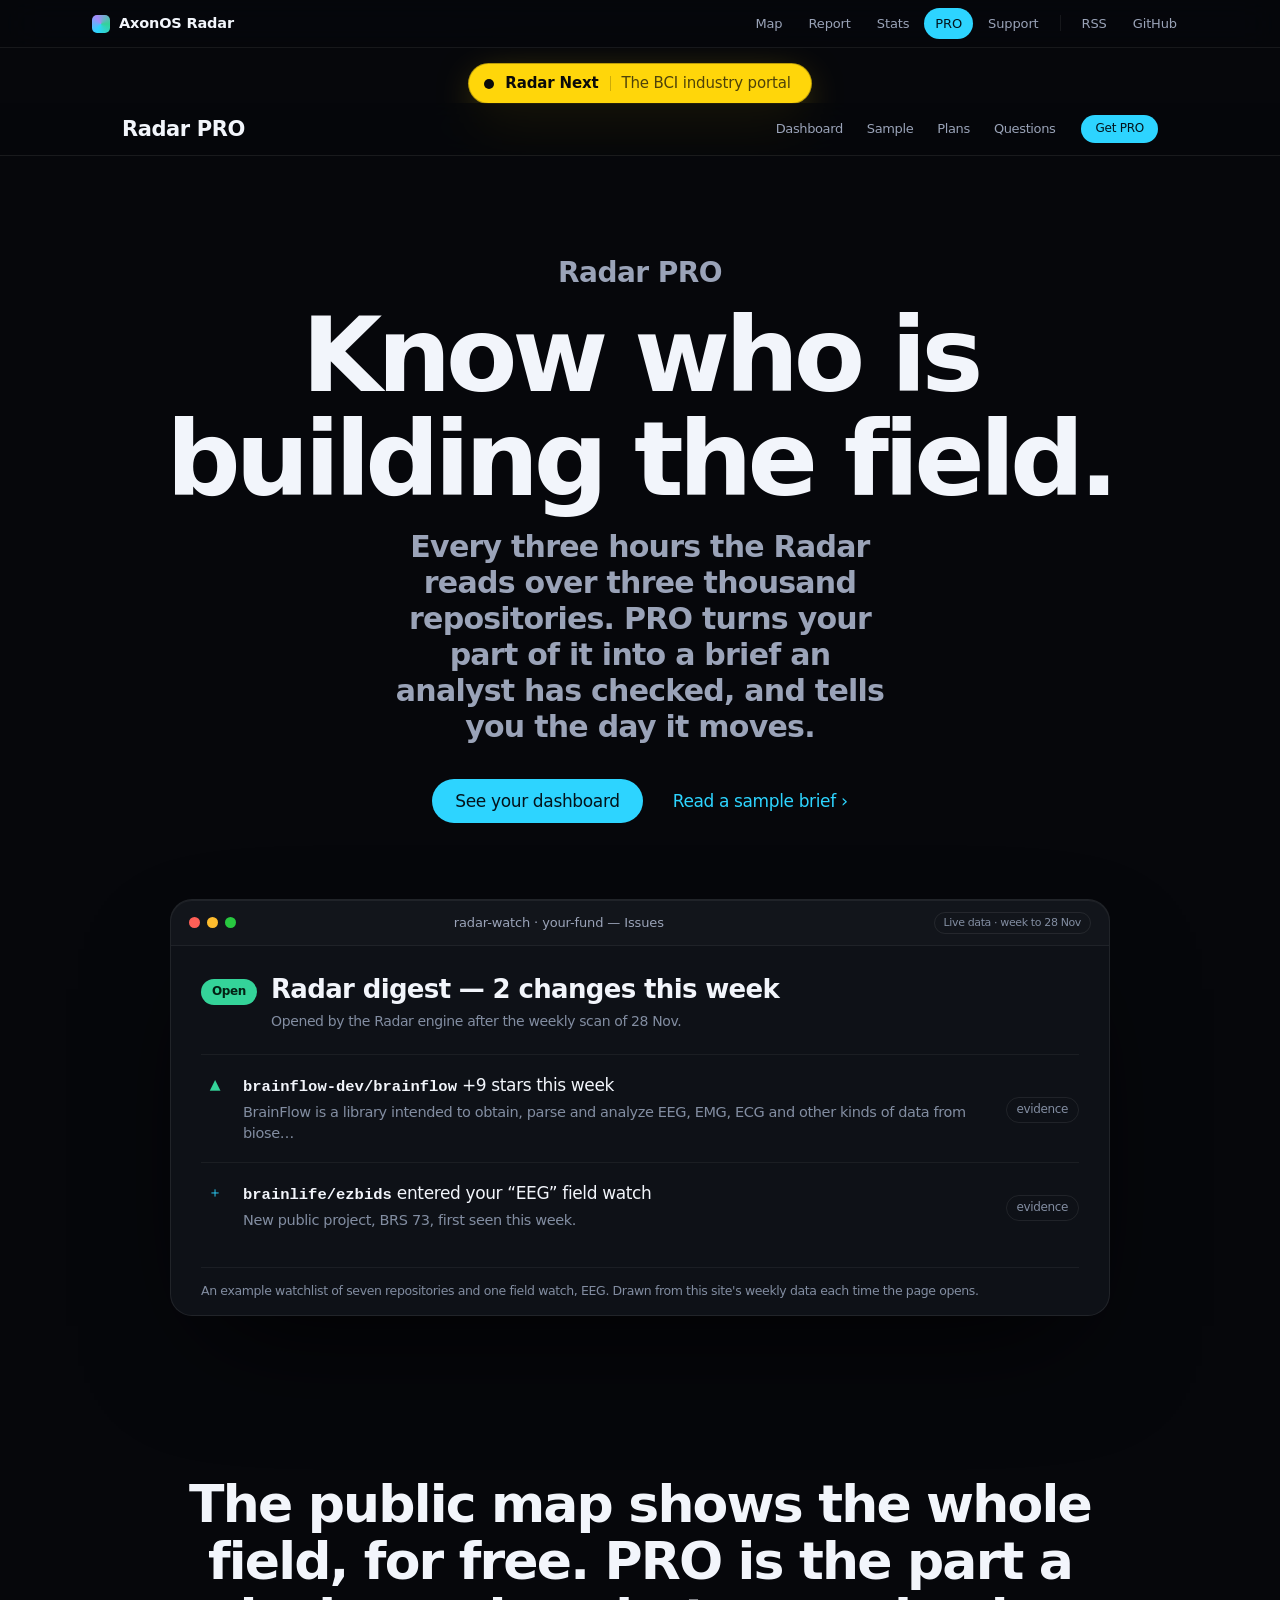
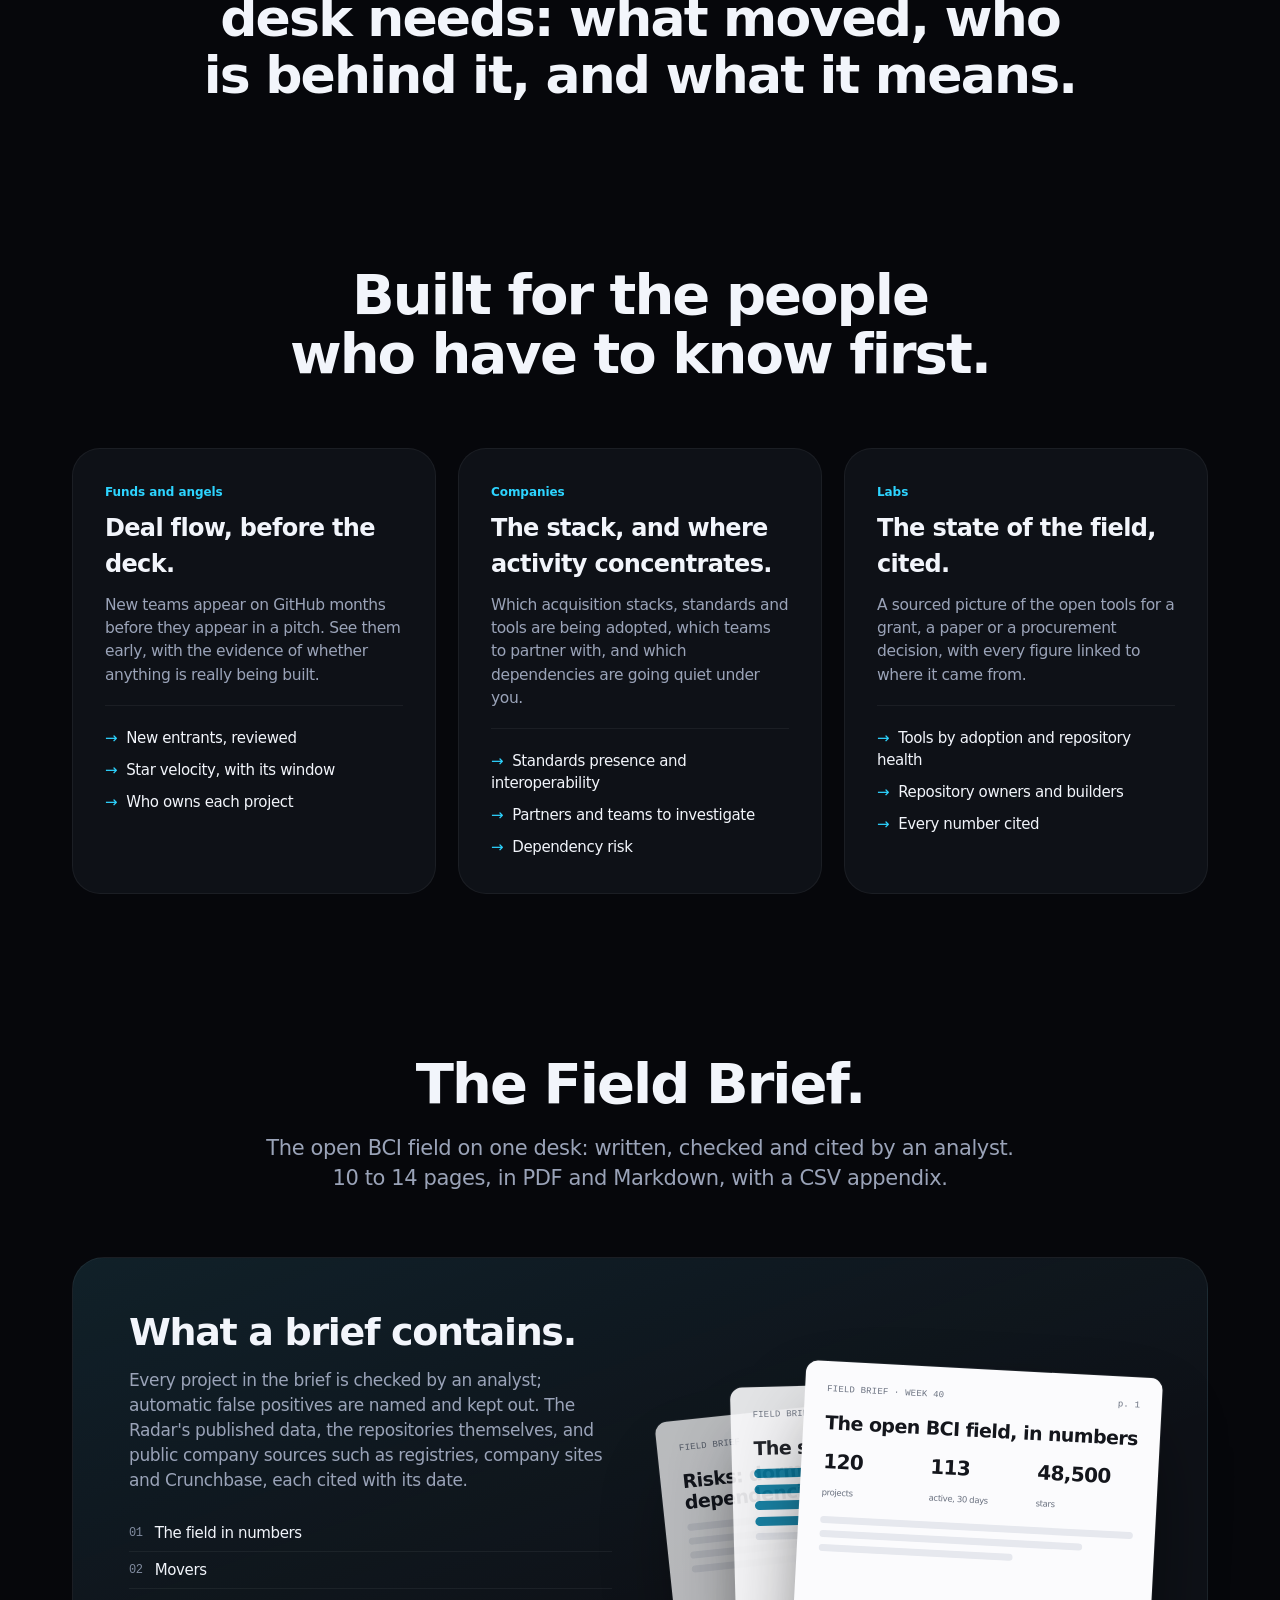
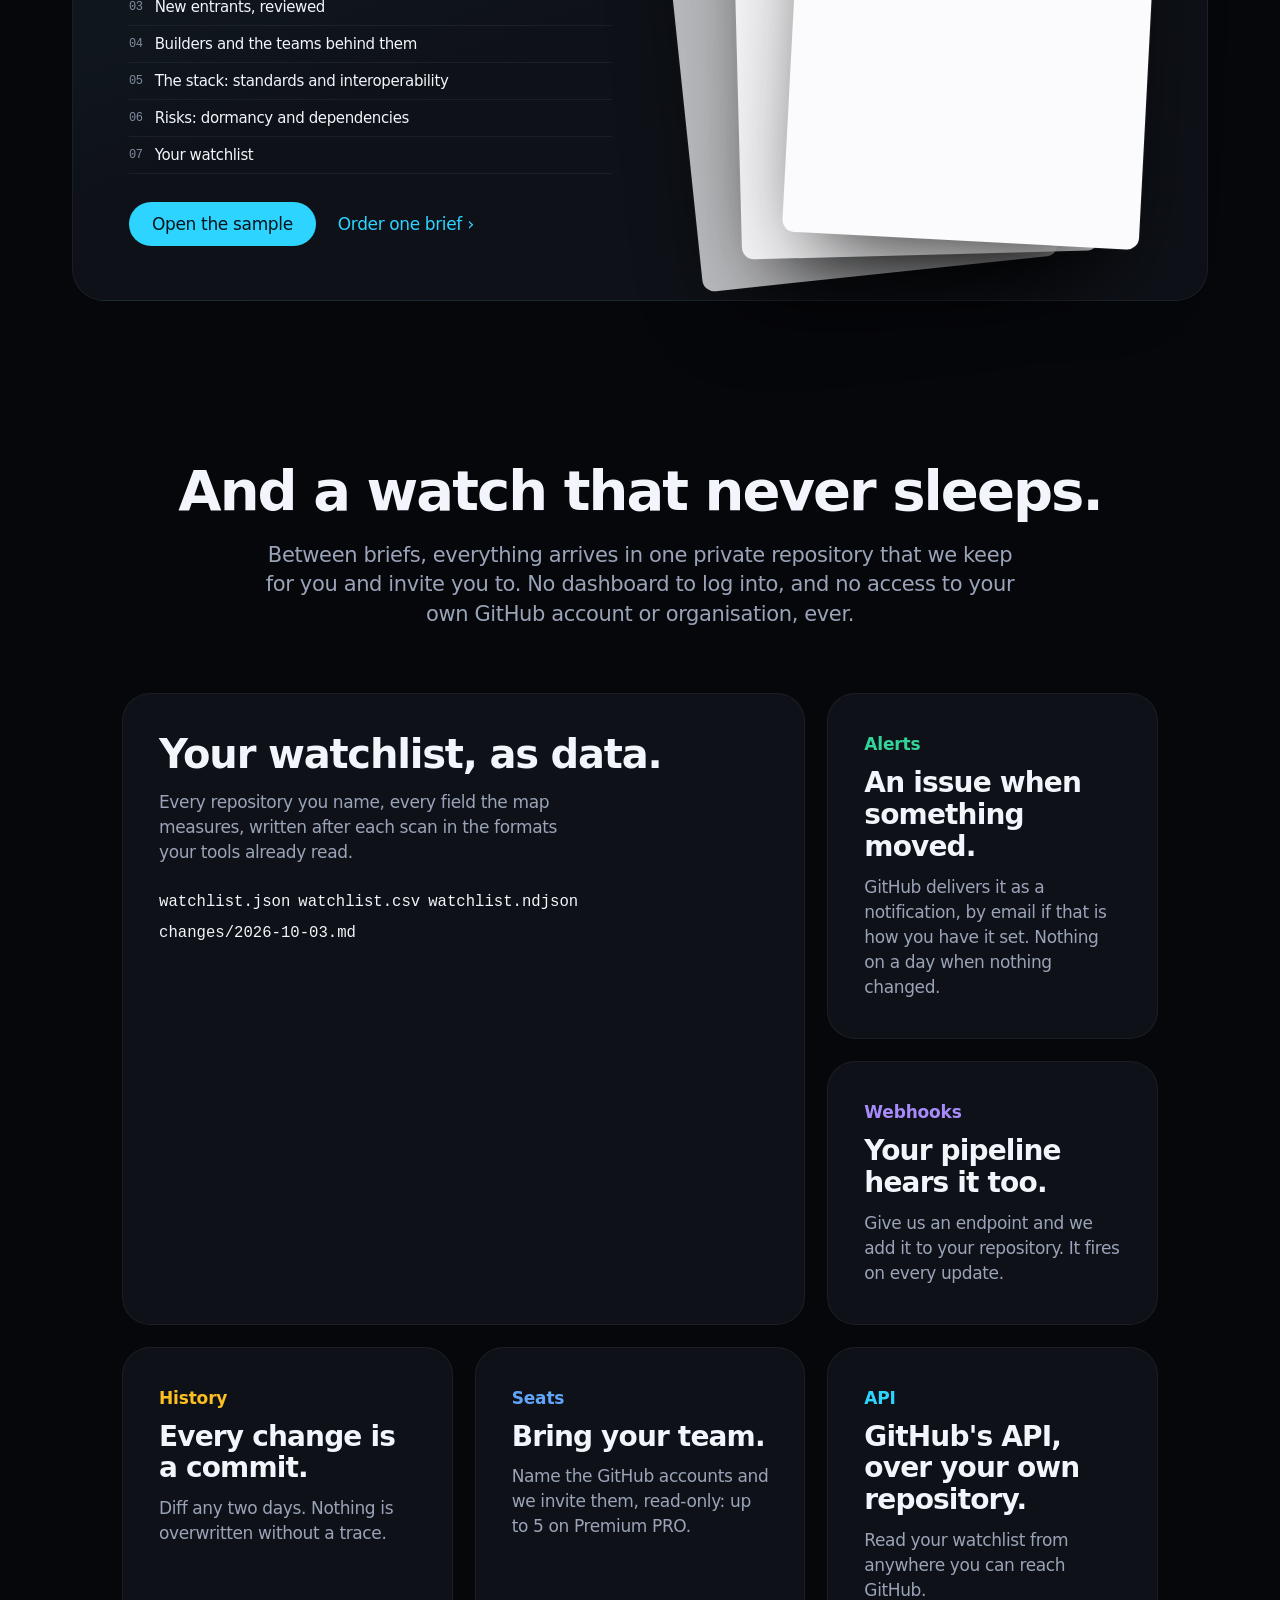
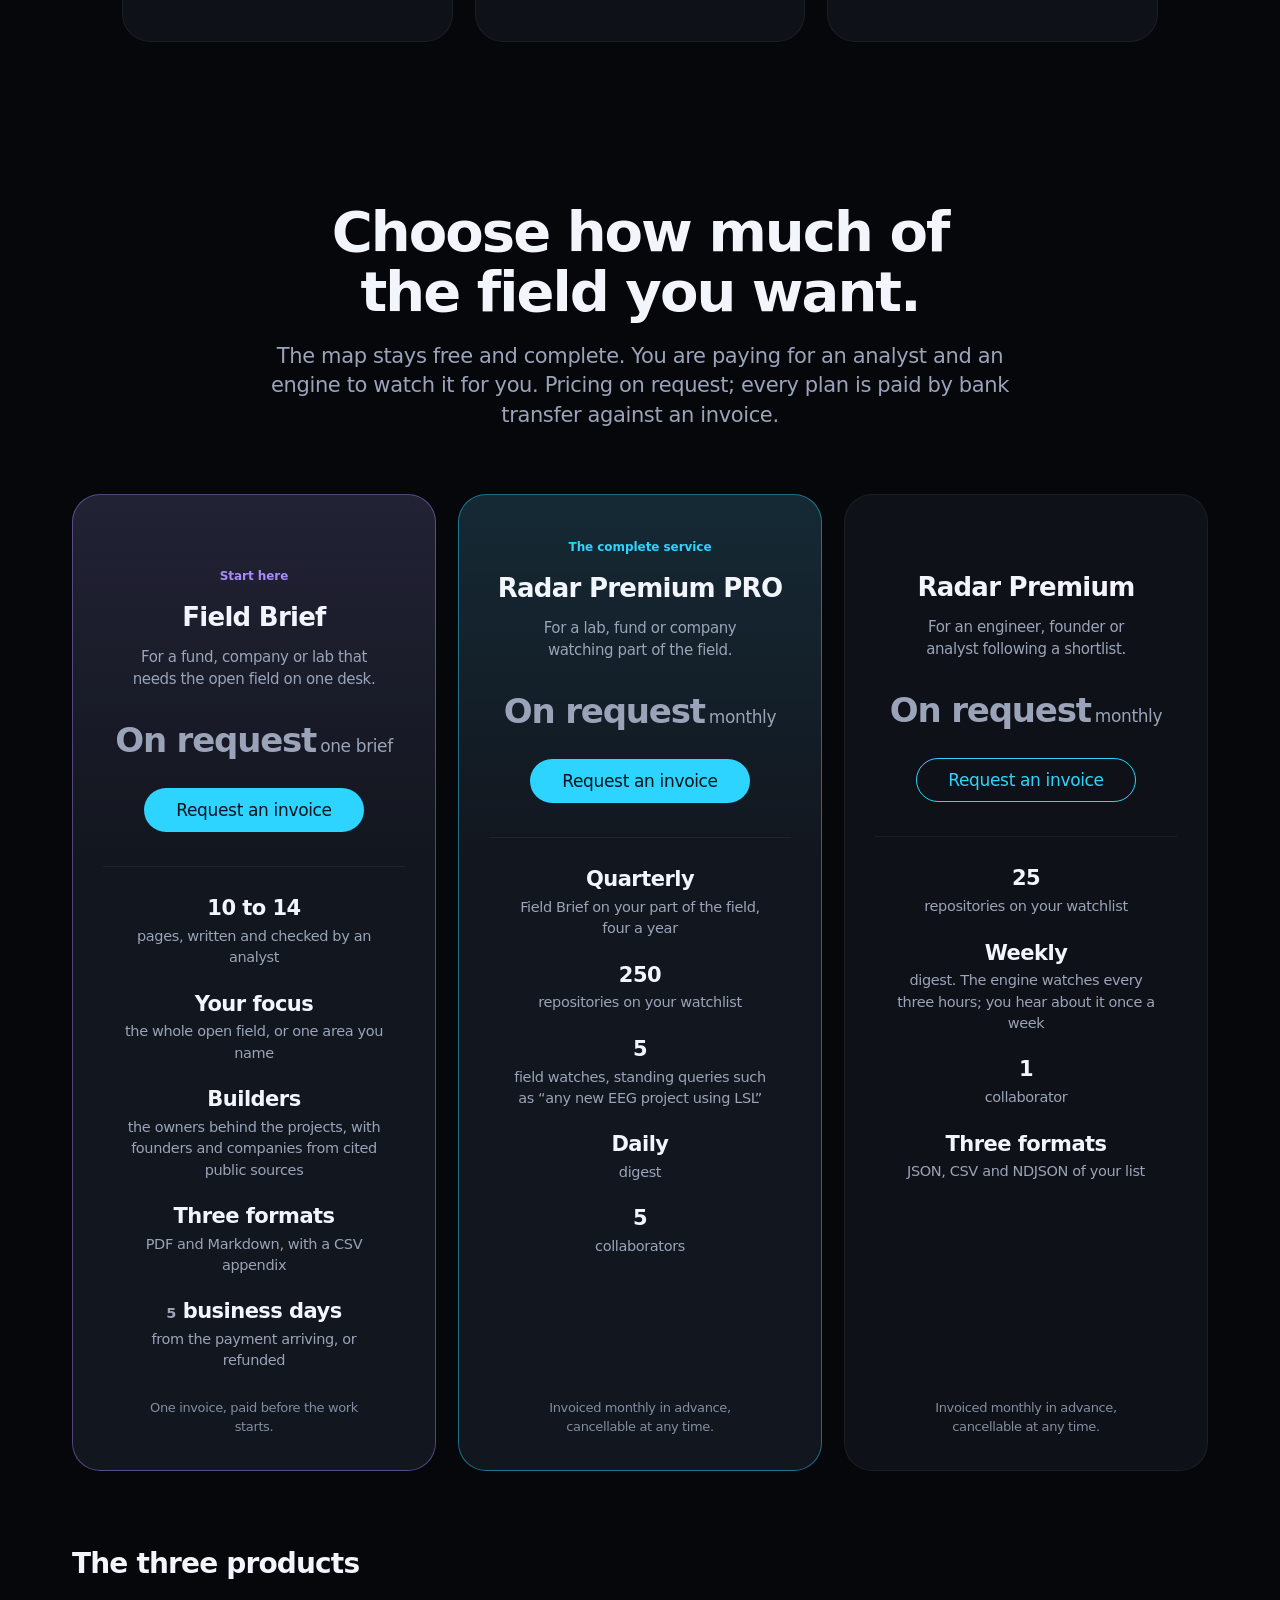
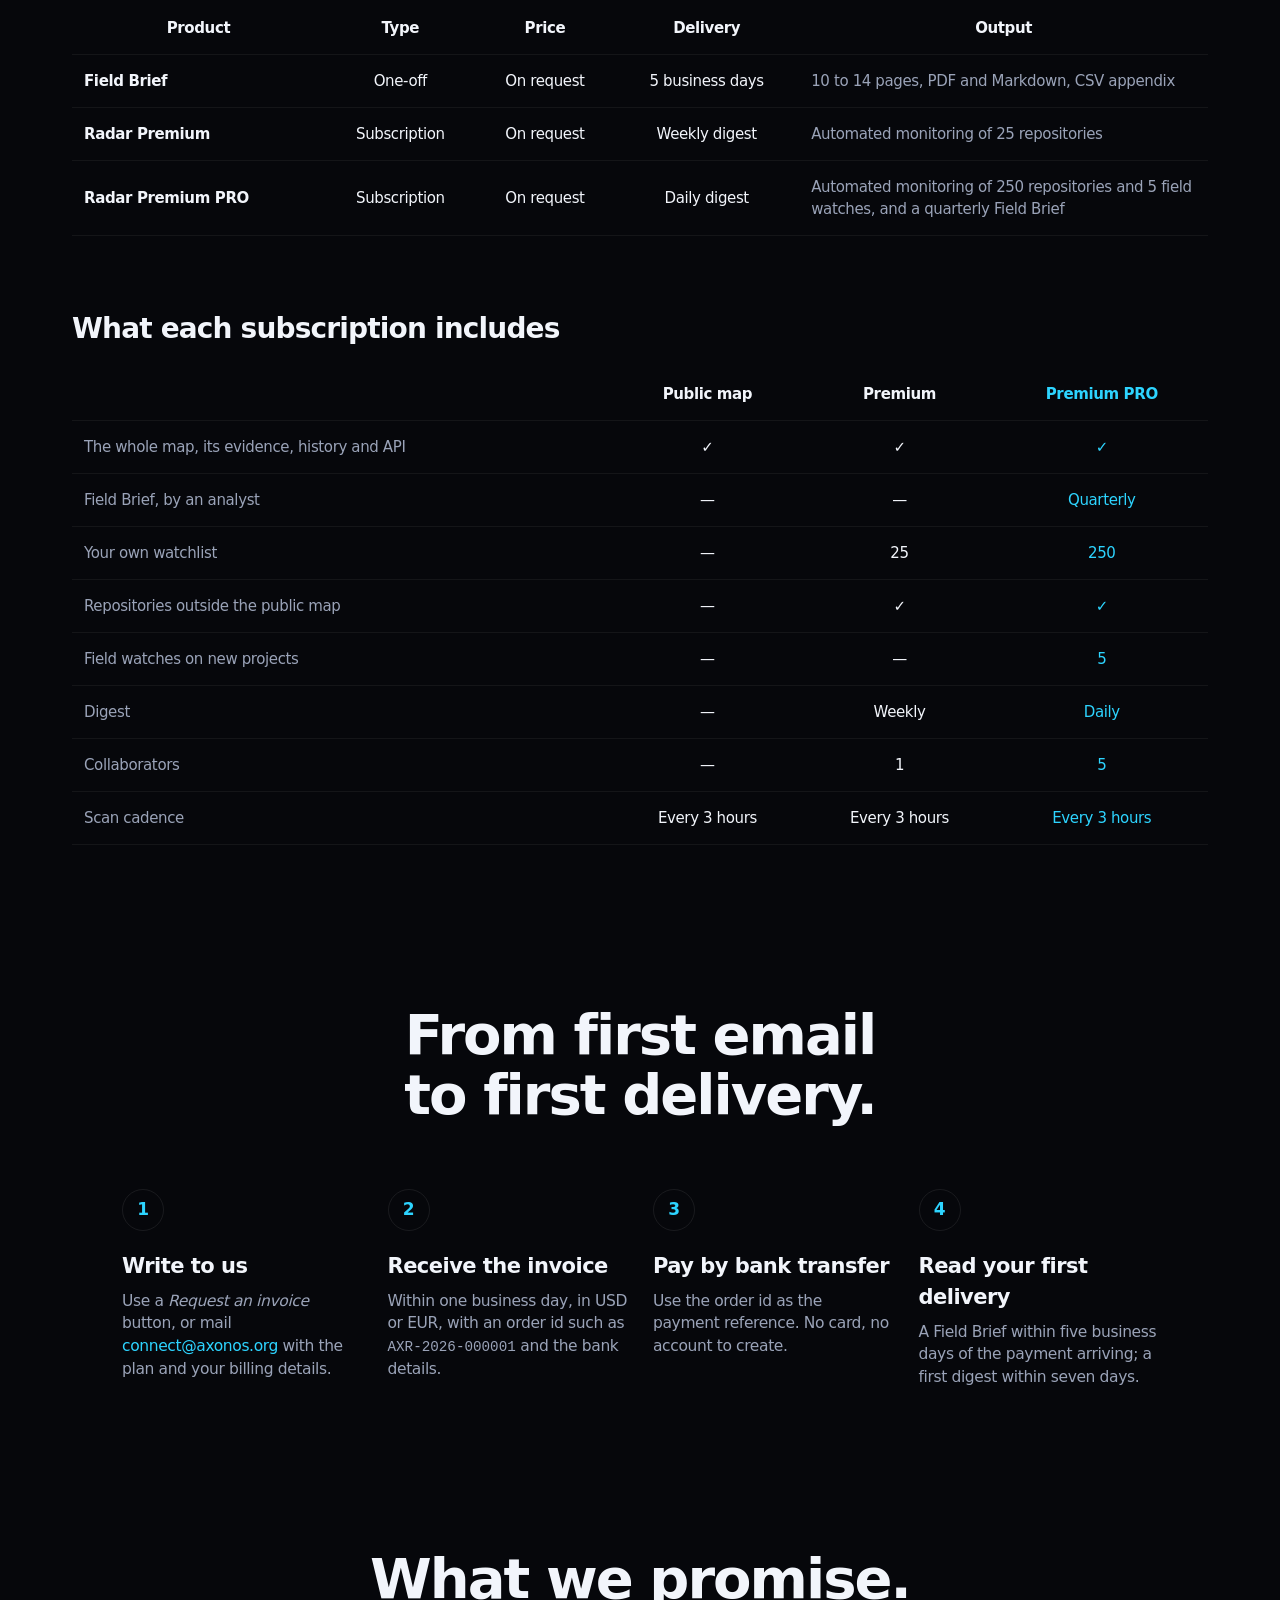
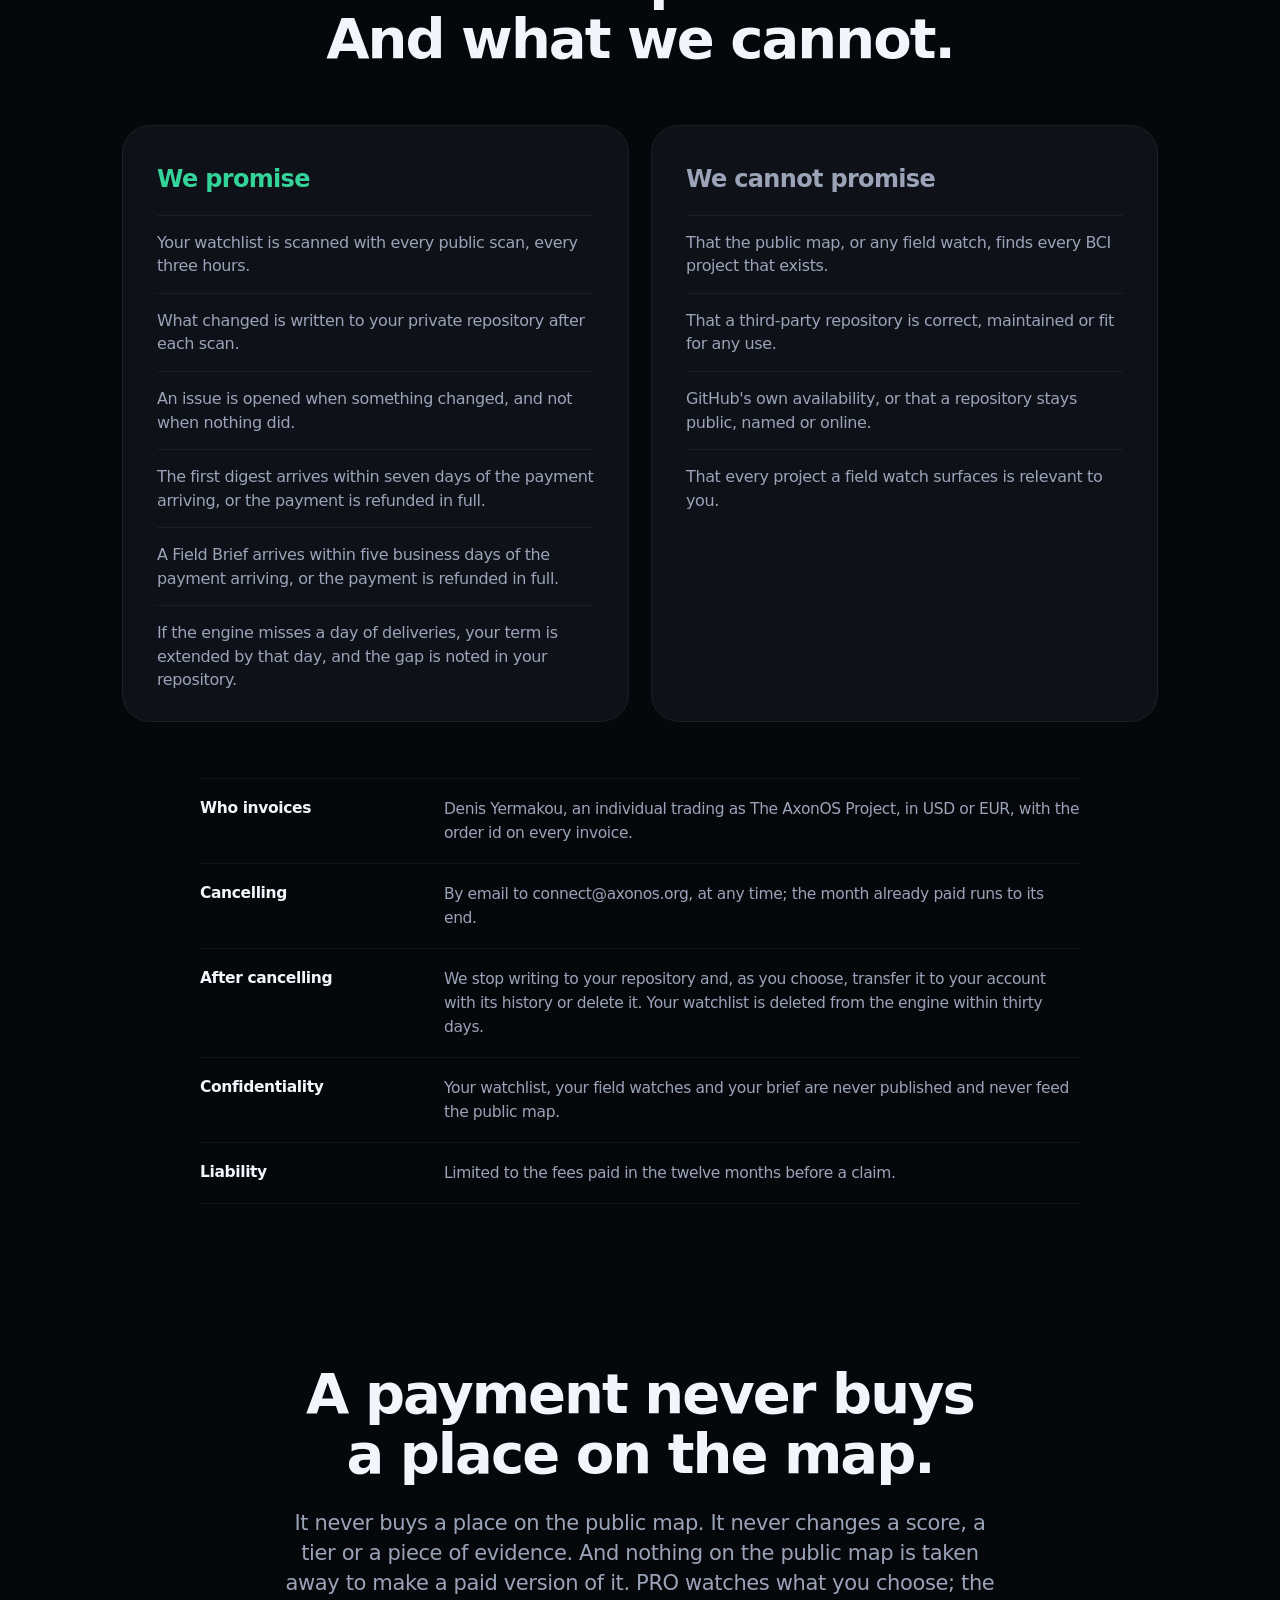
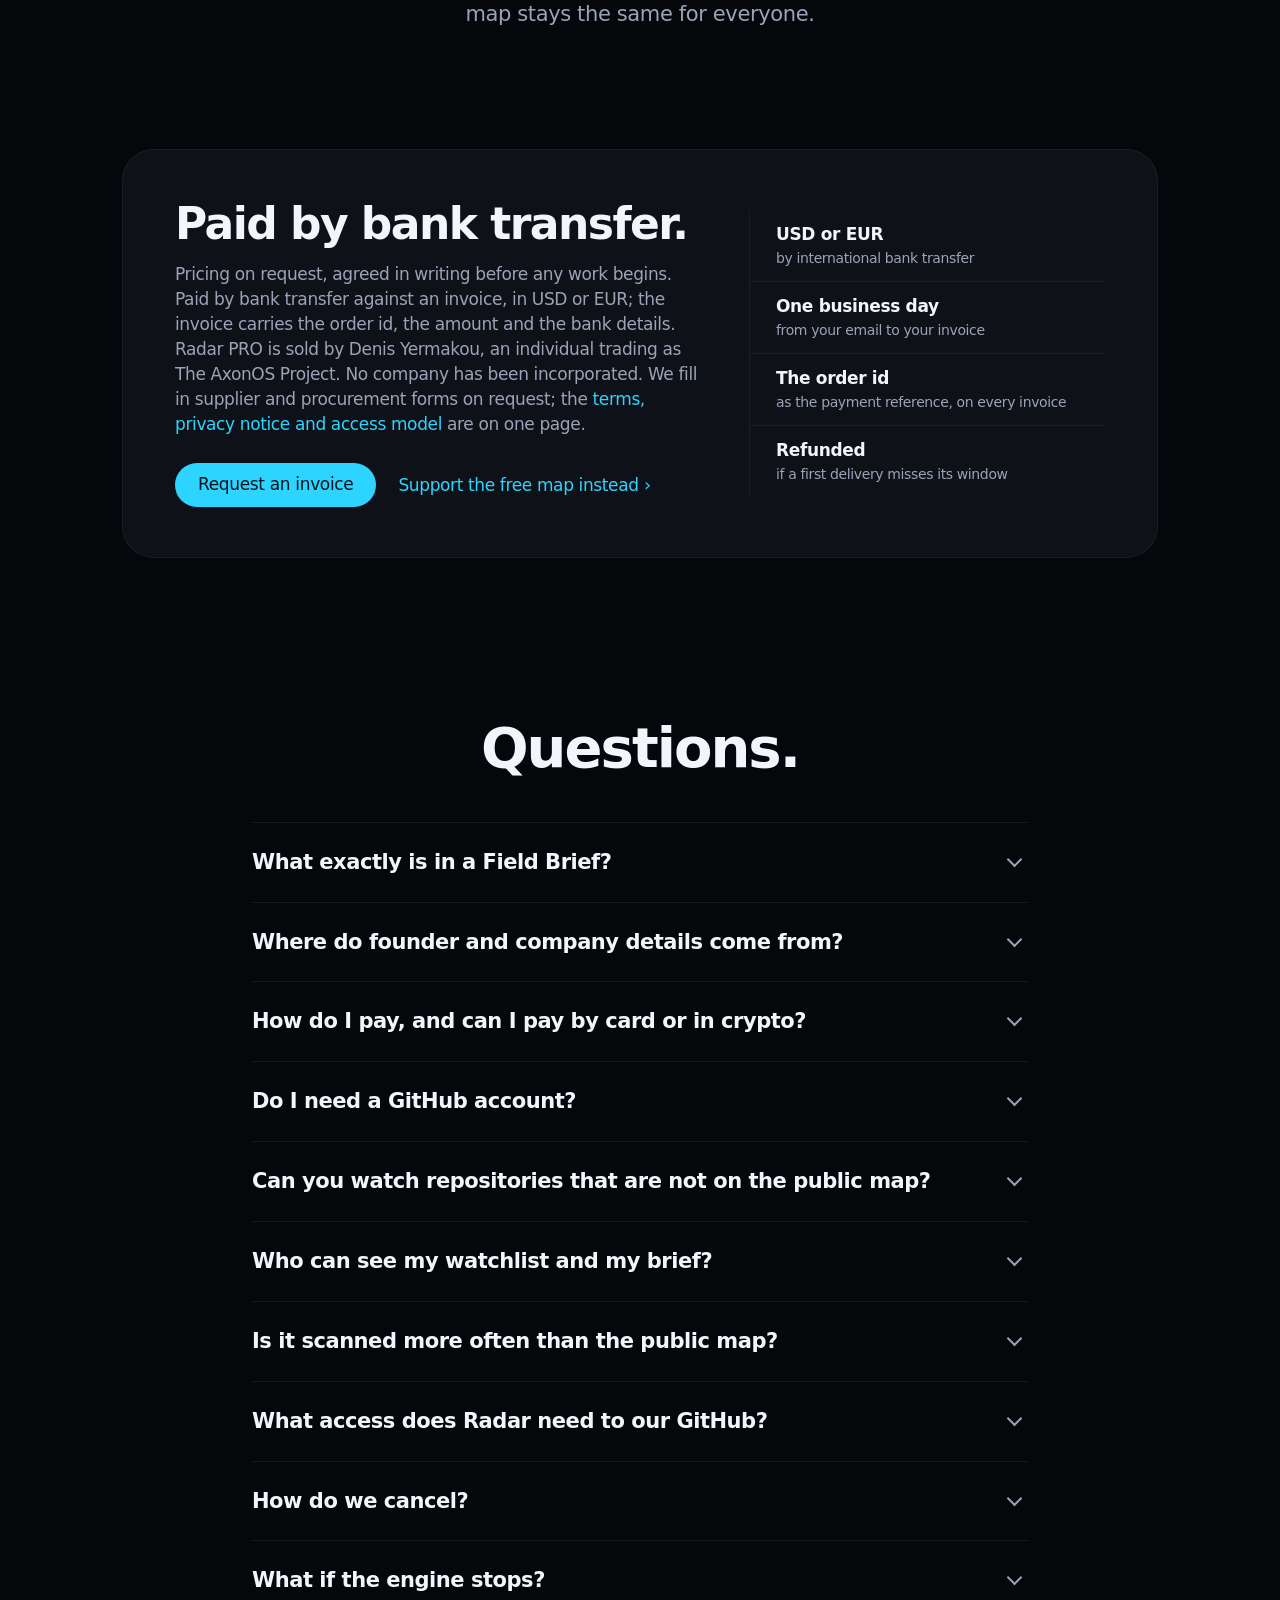
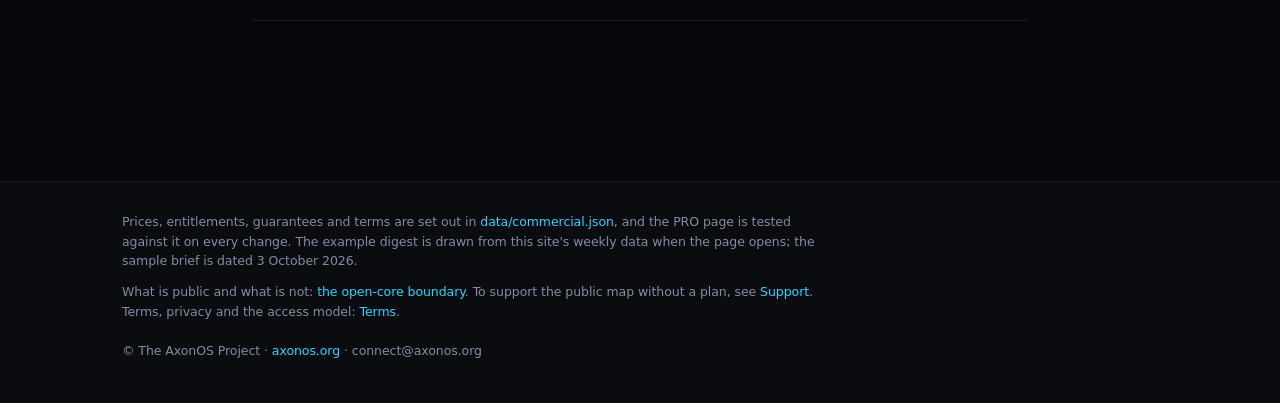
<file: pro.html>
<!doctype html>
<!-- SPDX-License-Identifier: MIT
     SPDX-FileCopyrightText: 2026 The AxonOS Project / Denis Yermakou <connect@axonos.org> -->
<html lang="en">
<head>
<meta charset="utf-8">
<meta name="viewport" content="width=device-width, initial-scale=1, viewport-fit=cover">
<meta http-equiv="Content-Security-Policy" content="default-src 'self'; img-src 'self' data:; style-src 'self'; script-src 'self'; connect-src 'self'; base-uri 'self'; form-action 'none'">
<meta name="referrer" content="no-referrer">
<meta name="color-scheme" content="dark">
<meta name="theme-color" content="#06070b">
<title>Radar PRO — Know who is building the open BCI field</title>
<meta name="description" content="Radar PRO turns the open brain–computer interface field into an analyst-checked Field Brief and a watch that tells you the day something moves. For funds, companies and labs. Paid by bank transfer against an invoice.">
<meta property="og:title" content="Radar PRO — Know who is building the open BCI field">
<meta property="og:description" content="Radar PRO turns the open brain–computer interface field into an analyst-checked Field Brief and a watch that tells you the day something moves. For funds, companies and labs. Paid by bank transfer against an invoice.">
<meta property="og:image" content="https://axonos-bci.github.io/axonos-community-radar/og-image.png">
<meta property="og:url" content="https://axonos-bci.github.io/axonos-community-radar/pro.html">
<link rel="canonical" href="https://axonos-bci.github.io/axonos-community-radar/pro.html">
<meta name="twitter:card" content="summary_large_image">
<link rel="icon" href="data:image/svg+xml,%3Csvg xmlns='http://www.w3.org/2000/svg' viewBox='0 0 32 32'%3E%3Ccircle cx='16' cy='16' r='14' fill='%232dd4ff'/%3E%3C/svg%3E">
<link rel="stylesheet" href="./assets/house.css">
<link rel="stylesheet" href="assets/product.css">
<script type="application/ld+json">{"@context":"https://schema.org","@graph":[{"@type":"WebPage","url":"https://axonos-bci.github.io/axonos-community-radar/pro.html","name":"Radar PRO","isPartOf":{"@type":"WebSite","name":"AxonOS Radar","url":"https://axonos-bci.github.io/axonos-community-radar/"}},{"@type":"Service","name":"Radar Field Brief","description":"10 to 14 pages, PDF and Markdown, CSV appendix","provider":{"@type":"Person","name":"Denis Yermakou"},"brand":{"@type":"Brand","name":"AxonOS Radar"},"url":"https://axonos-bci.github.io/axonos-community-radar/pro.html#plans"},{"@type":"Service","name":"Radar Premium","description":"Automated monitoring of 25 repositories","provider":{"@type":"Person","name":"Denis Yermakou"},"brand":{"@type":"Brand","name":"AxonOS Radar"},"url":"https://axonos-bci.github.io/axonos-community-radar/pro.html#plans"},{"@type":"Service","name":"Radar Premium PRO","description":"Automated monitoring of 250 repositories and 5 field watches, and a quarterly Field Brief","provider":{"@type":"Person","name":"Denis Yermakou"},"brand":{"@type":"Brand","name":"AxonOS Radar"},"url":"https://axonos-bci.github.io/axonos-community-radar/pro.html#plans"}]}</script>
</head>
<body>

<nav class="gnav static" aria-label="AxonOS Radar">
  <div class="gnav-in">
    <a class="brand" href="./"><span class="m" aria-hidden="true"></span><span class="bt">AxonOS Radar</span></a>
    <div class="gnav-links">
      <a class="nav-link" href="./">Map</a>
      <a class="nav-link" href="./report.html">Report</a>
      <a class="nav-link" href="./stats.html">Stats</a>
      <a class="nav-link pro" href="./pro.html" aria-current="page">PRO</a>
      <a class="nav-link" href="./support.html">Support</a>
      <span class="nav-sep" aria-hidden="true"></span>
      <a class="nav-link nav-secondary" href="./feed.xml">RSS</a>
      <a class="nav-link nav-secondary" href="https://github.com/AxonOS-BCI/axonos-community-radar">GitHub</a>
    </div>
  </div>
</nav>
<div class="nx-bar"><a class="nx" href="./preview.html"><span class="nx-dot" aria-hidden="true"></span>Radar Next<span class="nx-sub">The BCI industry portal</span></a></div>

<nav class="lnav" aria-label="Radar PRO">
  <div class="lnav-in">
    <span class="lnav-title">Radar PRO</span>
    <div class="lnav-links">
      <a href="./preview.html">Dashboard</a>
      <a href="./sample.html">Sample</a>
      <a href="#plans">Plans</a>
      <a href="#faq">Questions</a>
    </div>
    <a class="pill small" href="#plans">Get PRO</a>
  </div>
</nav>

<main>

  <header class="hero">
    <p class="hero-name">Radar PRO</p>
    <h1>Know who is building the field.</h1>
    <p class="hero-sub">Every three hours the Radar reads over three thousand repositories. PRO turns your part of it into a brief an analyst has checked, and tells you the day it moves.</p>
    <div class="hero-cta">
      <a class="pill" href="./preview.html">See your dashboard</a>
      <a class="more" href="./sample.html">Read a sample brief</a>
    </div>
    <figure class="window" data-digest data-watch="callbacked/kinesis brainflow-dev/brainflow mne-tools/mne-python mne-tools/mne-bids neuropsychology/NeuroKit sccn/liblsl pieeg-club/PiEEG-server" data-field-watch="EEG" aria-label="A digest as a subscriber receives it">
      <div class="win-bar">
        <span class="lights" aria-hidden="true"><i></i><i></i><i></i></span>
        <span class="win-title">radar-watch · your-fund — Issues</span>
        <span class="win-tag" data-digest-tag>Live data</span>
      </div>
      <div class="win-body">
        <div class="issue-head">
          <span class="state">Open</span>
          <div>
            <h2 class="issue-title" data-digest-title>Radar digest</h2>
            <p class="issue-meta" data-digest-meta>Opened by the Radar engine after the weekly scan.</p>
          </div>
        </div>
        <ol class="changes" data-digest-list></ol>
        <p class="win-note">An example watchlist of seven repositories and one field watch, EEG. Drawn from this site's weekly data each time the page opens.</p>
      </div>
    </figure>
  </header>

  <section class="statement" aria-label="What PRO is">
    <p>The public map shows the whole field, for free. PRO is the part a desk needs: what moved, who is behind it, and what it means.</p>
  </section>

  <section class="plans" aria-labelledby="who-h">
    <h2 id="who-h" class="sect">Built for the people who have to know first.</h2>
    <div class="who">
      <article><p class="k">Funds and angels</p><h3>Deal flow, before the deck.</h3>
        <p>New teams appear on GitHub months before they appear in a pitch. See them early, with the evidence of whether anything is really being built.</p>
        <ul><li>New entrants, reviewed</li><li>Star velocity, with its window</li><li>Who owns each project</li></ul></article>
      <article><p class="k">Companies</p><h3>The stack, and where activity concentrates.</h3>
        <p>Which acquisition stacks, standards and tools are being adopted, which teams to partner with, and which dependencies are going quiet under you.</p>
        <ul><li>Standards presence and interoperability</li><li>Partners and teams to investigate</li><li>Dependency risk</li></ul></article>
      <article><p class="k">Labs</p><h3>The state of the field, cited.</h3>
        <p>A sourced picture of the open tools for a grant, a paper or a procurement decision, with every figure linked to where it came from.</p>
        <ul><li>Tools by adoption and repository health</li><li>Repository owners and builders</li><li>Every number cited</li></ul></article>
    </div>
  </section>

  <section class="plans" aria-labelledby="brief-h">
    <h2 id="brief-h" class="sect">The Field Brief.</h2>
    <p class="sect-sub">The open BCI field on one desk: written, checked and cited by an analyst. 10 to 14 pages, in PDF and Markdown, with a CSV appendix.</p>
    <div class="brief-band">
      <div>
        <h3>What a brief contains.</h3>
        <p class="lead">Every project in the brief is checked by an analyst; automatic false positives are named and kept out. The Radar&#x27;s published data, the repositories themselves, and public company sources such as registries, company sites and Crunchbase, each cited with its date.</p>
        <ol>
          <li>The field in numbers</li>
          <li>Movers</li>
          <li>New entrants, reviewed</li>
          <li>Builders and the teams behind them</li>
          <li>The stack: standards and interoperability</li>
          <li>Risks: dormancy and dependencies</li>
          <li>Your watchlist</li>
        </ol>
        <div class="acts"><a class="pill" href="./sample.html">Open the sample</a><a class="more" href="mailto:connect@axonos.org?subject=Radar%20Field%20Brief%20%E2%80%94%20invoice%20request&amp;body=Company%3A%20%0ABilling%20address%3A%20%0ATax%20or%20VAT%20id%20%28if%20any%29%3A%20%0ACurrency%20%28USD%20or%20EUR%29%3A%20%0AFocus%20%28the%20whole%20field%2C%20or%20one%20area%29%3A%20%0A">Order one brief</a></div>
      </div>
      <div class="stack" aria-hidden="true">
        <div class="pg"><div class="run"><span>FIELD BRIEF</span><span>p. 9</span></div><div class="t">Risks: dormancy and dependencies</div><div class="ln m"></div><div class="ln"></div><div class="ln s"></div><div class="ln m"></div></div>
        <div class="pg"><div class="run"><span>FIELD BRIEF</span><span>p. 4</span></div><div class="t">The stack, by adoption</div><div class="br"></div><div class="br b2"></div><div class="br b3"></div><div class="br b4"></div><div class="ln m"></div></div>
        <div class="pg"><div class="run"><span>FIELD BRIEF · WEEK 40</span><span>p. 1</span></div><div class="t">The open BCI field, in numbers</div><div class="kp"><div><b>120</b><span>projects</span></div><div><b>113</b><span>active, 30 days</span></div><div><b>48,500</b><span>stars</span></div></div><div class="ln"></div><div class="ln m"></div><div class="ln s"></div></div>
      </div>
    </div>
  </section>

  <section id="arrives" class="bento-wrap" aria-labelledby="arrives-h">
    <h2 id="arrives-h" class="sect">And a watch that never sleeps.</h2>
    <p class="sect-sub">Between briefs, everything arrives in one private repository that we keep for you and invite you to. No dashboard to log into, and no access to your own GitHub account or organisation, ever.</p>
    <div class="bento">
      <article class="tile t-files">
        <h3>Your watchlist, as data.</h3>
        <p>Every repository you name, every field the map measures, written after each scan in the formats your tools already read.</p>
        <div class="files"><code>watchlist.json</code><code>watchlist.csv</code><code>watchlist.ndjson</code><code>changes/2026-10-03.md</code></div>
      </article>
      <article class="tile t-alert"><p class="t-k">Alerts</p><h3>An issue when something moved.</h3><p>GitHub delivers it as a notification, by email if that is how you have it set. Nothing on a day when nothing changed.</p></article>
      <article class="tile t-hook"><p class="t-k">Webhooks</p><h3>Your pipeline hears it too.</h3><p>Give us an endpoint and we add it to your repository. It fires on every update.</p></article>
      <article class="tile t-history"><p class="t-k">History</p><h3>Every change is a commit.</h3><p>Diff any two days. Nothing is overwritten without a trace.</p></article>
      <article class="tile t-team"><p class="t-k">Seats</p><h3>Bring your team.</h3><p>Name the GitHub accounts and we invite them, read-only: up to <span data-cmp="premium_pro:collaborators">5</span> on Premium PRO.</p></article>
      <article class="tile t-api"><p class="t-k">API</p><h3>GitHub's API, over your own repository.</h3><p>Read your watchlist from anywhere you can reach GitHub.</p></article>
    </div>
  </section>

  <section class="plans" id="plans" aria-labelledby="plans-h">
    <h2 id="plans-h" class="sect">Choose how much of the field you want.</h2>
    <p class="sect-sub">The map stays free and complete. You are paying for an analyst and an engine to watch it for you. Pricing on request; every plan is paid by bank transfer against an invoice.</p>

    <div class="plan-cols">
      <article class="plan plan-brief" data-plan="field_brief">
        <p class="flag">Start here</p>
        <h3>Field Brief</h3>
        <p class="plan-for">For a fund, company or lab that needs the open field on one desk.</p>
        <p class="price"><span class="amt por" data-pricing="on-request">On request</span><span class="per">one brief</span></p>
        <a class="pill" href="mailto:connect@axonos.org?subject=Radar%20Field%20Brief%20%E2%80%94%20invoice%20request&amp;body=Company%3A%20%0ABilling%20address%3A%20%0ATax%20or%20VAT%20id%20%28if%20any%29%3A%20%0ACurrency%20%28USD%20or%20EUR%29%3A%20%0AFocus%20%28the%20whole%20field%2C%20or%20one%20area%29%3A%20%0A">Request an invoice</a>
        <ul class="spec">
          <li><b data-brief="pages">10 to 14</b><span>pages, written and checked by an analyst</span></li>
          <li><b>Your focus</b><span>the whole open field, or one area you name</span></li>
          <li><b>Builders</b><span>the owners behind the projects, with founders and companies from cited public sources</span></li>
          <li><b>Three formats</b><span>PDF and Markdown, with a CSV appendix</span></li>
          <li><b><span data-brief="delivery_business_days">5</span> business days</b><span>from the payment arriving, or refunded</span></li>
        </ul>
        <p class="bill">One invoice, paid before the work starts.</p>
      </article>

      <article class="plan plan-pro" data-plan="premium_pro">
        <p class="flag">The complete service</p>
        <h3>Radar Premium PRO</h3>
        <p class="plan-for">For a lab, fund or company watching part of the field.</p>
        <p class="price"><span class="amt por" data-pricing="on-request">On request</span><span class="per">monthly</span></p>
        <a class="pill" href="mailto:connect@axonos.org?subject=Radar%20Premium%20PRO%20%E2%80%94%20invoice%20request&amp;body=Company%3A%20%0ABilling%20address%3A%20%0ATax%20or%20VAT%20id%20%28if%20any%29%3A%20%0ACurrency%20%28USD%20or%20EUR%29%3A%20%0ARepositories%20or%20areas%20to%20watch%3A%20%0AGitHub%20usernames%20for%20access%3A%20%0A">Request an invoice</a>
        <ul class="spec">
          <li><b data-ent="written_brief">Quarterly</b><span>Field Brief on your part of the field, four a year</span></li>
          <li><b data-ent="watchlist_repositories">250</b><span>repositories on your watchlist</span></li>
          <li><b data-ent="field_watches">5</b><span>field watches, standing queries such as “any new EEG project using LSL”</span></li>
          <li><b data-ent="digest">Daily</b><span>digest</span></li>
          <li><b data-ent="collaborators">5</b><span>collaborators</span></li>
        </ul>
        <p class="bill">Invoiced monthly in advance, cancellable at any time.</p>
      </article>

      <article class="plan" data-plan="premium">
        <h3>Radar Premium</h3>
        <p class="plan-for">For an engineer, founder or analyst following a shortlist.</p>
        <p class="price"><span class="amt por" data-pricing="on-request">On request</span><span class="per">monthly</span></p>
        <a class="pill ghost" href="mailto:connect@axonos.org?subject=Radar%20Premium%20%E2%80%94%20invoice%20request&amp;body=Company%3A%20%0ABilling%20address%3A%20%0ATax%20or%20VAT%20id%20%28if%20any%29%3A%20%0ACurrency%20%28USD%20or%20EUR%29%3A%20%0ARepositories%20to%20watch%3A%20%0AGitHub%20username%20for%20access%3A%20%0A">Request an invoice</a>
        <ul class="spec">
          <li><b data-ent="watchlist_repositories">25</b><span>repositories on your watchlist</span></li>
          <li><b data-ent="digest">Weekly</b><span>digest. The engine watches every three hours; you hear about it once a week</span></li>
          <li><b data-ent="collaborators">1</b><span>collaborator</span></li>
          <li><b>Three formats</b><span>JSON, CSV and NDJSON of your list</span></li>
        </ul>
        <p class="bill">Invoiced monthly in advance, cancellable at any time.</p>
      </article>
    </div>

    <div class="compare-wrap">
      <table class="compare products" data-products>
        <caption>The three products</caption>
        <thead>
          <tr><th scope="col">Product</th><th scope="col">Type</th><th scope="col">Price</th><th scope="col">Delivery</th><th scope="col">Output</th></tr>
        </thead>
        <tbody>
          <tr data-product="field_brief"><th scope="row">Field Brief</th><td data-cmp="type">One-off</td><td data-pricing="on-request">On request</td><td data-cmp="delivery">5 business days</td><td data-cmp="output">10 to 14 pages, PDF and Markdown, CSV appendix</td></tr>
          <tr data-product="premium"><th scope="row">Radar Premium</th><td data-cmp="type">Subscription</td><td data-pricing="on-request">On request</td><td data-cmp="delivery">Weekly digest</td><td data-cmp="output">Automated monitoring of 25 repositories</td></tr>
          <tr data-product="premium_pro"><th scope="row">Radar Premium PRO</th><td data-cmp="type">Subscription</td><td data-pricing="on-request">On request</td><td data-cmp="delivery">Daily digest</td><td data-cmp="output">Automated monitoring of 250 repositories and 5 field watches, and a quarterly Field Brief</td></tr>
        </tbody>
      </table>
    </div>

    <div class="compare-wrap">
      <table class="compare">
        <caption>What each subscription includes</caption>
        <thead>
          <tr><th scope="col"><span class="vh">Feature</span></th><th scope="col">Public map</th><th scope="col">Premium</th><th scope="col">Premium PRO</th></tr>
        </thead>
        <tbody>
          <tr><th scope="row">The whole map, its evidence, history and API</th><td>✓</td><td>✓</td><td>✓</td></tr>
          <tr><th scope="row">Field Brief, by an analyst</th><td>—</td><td>—</td><td data-cmp="premium_pro:written_brief">Quarterly</td></tr>
          <tr><th scope="row">Your own watchlist</th><td>—</td><td data-cmp="premium:watchlist_repositories">25</td><td data-cmp="premium_pro:watchlist_repositories">250</td></tr>
          <tr><th scope="row">Repositories outside the public map</th><td>—</td><td>✓</td><td>✓</td></tr>
          <tr><th scope="row">Field watches on new projects</th><td>—</td><td>—</td><td data-cmp="premium_pro:field_watches">5</td></tr>
          <tr><th scope="row">Digest</th><td>—</td><td data-cmp="premium:digest">Weekly</td><td data-cmp="premium_pro:digest">Daily</td></tr>
          <tr><th scope="row">Collaborators</th><td>—</td><td data-cmp="premium:collaborators">1</td><td data-cmp="premium_pro:collaborators">5</td></tr>
          <tr><th scope="row">Scan cadence</th><td>Every 3 hours</td><td>Every 3 hours</td><td>Every 3 hours</td></tr>
        </tbody>
      </table>
    </div>
  </section>

  <section class="steps" aria-labelledby="steps-h">
    <h2 id="steps-h" class="sect">From first email to first delivery.</h2>
    <ol class="step-row">
      <li><h3>Write to us</h3><p>Use a <em>Request an invoice</em> button, or mail <a href="mailto:connect@axonos.org">connect@axonos.org</a> with the plan and your billing details.</p></li>
      <li><h3>Receive the invoice</h3><p>Within one business day, in USD or EUR, with an order id such as <code>AXR-2026-000001</code> and the bank details.</p></li>
      <li><h3>Pay by bank transfer</h3><p>Use the order id as the payment reference. No card, no account to create.</p></li>
      <li><h3>Read your first delivery</h3><p>A Field Brief within five business days of the payment arriving; a first digest within seven days.</p></li>
    </ol>
  </section>

  <section class="terms" aria-labelledby="terms-h">
    <h2 id="terms-h" class="sect">What we promise. And what we cannot.</h2>
    <div class="terms-cols">
      <div data-guarantee="yes">
        <h3>We promise</h3>
        <ul>
          <li>Your watchlist is scanned with every public scan, every three hours.</li>
          <li>What changed is written to your private repository after each scan.</li>
          <li>An issue is opened when something changed, and not when nothing did.</li>
          <li>The first digest arrives within seven days of the payment arriving, or the payment is refunded in full.</li>
          <li>A Field Brief arrives within five business days of the payment arriving, or the payment is refunded in full.</li>
          <li>If the engine misses a day of deliveries, your term is extended by that day, and the gap is noted in your repository.</li>
        </ul>
      </div>
      <div data-guarantee="no">
        <h3>We cannot promise</h3>
        <ul>
          <li>That the public map, or any field watch, finds every BCI project that exists.</li>
          <li>That a third-party repository is correct, maintained or fit for any use.</li>
          <li>GitHub's own availability, or that a repository stays public, named or online.</li>
          <li>That every project a field watch surfaces is relevant to you.</li>
        </ul>
      </div>
    </div>
    <dl class="plain" data-terms>
      <div><dt>Who invoices</dt><dd>Denis Yermakou, an individual trading as The AxonOS Project, in USD or EUR, with the order id on every invoice.</dd></div>
      <div><dt>Cancelling</dt><dd>By email to connect@axonos.org, at any time; the month already paid runs to its end.</dd></div>
      <div><dt>After cancelling</dt><dd>We stop writing to your repository and, as you choose, transfer it to your account with its history or delete it. Your watchlist is deleted from the engine within thirty days.</dd></div>
      <div><dt>Confidentiality</dt><dd>Your watchlist, your field watches and your brief are never published and never feed the public map.</dd></div>
      <div><dt>Liability</dt><dd>Limited to the fees paid in the twelve months before a claim.</dd></div>
    </dl>
  </section>

  <section class="never" aria-labelledby="never-h">
    <h2 id="never-h">A payment never buys a place on the map.</h2>
    <p>It never buys a place on the public map. It never changes a score, a tier or a piece of
    evidence. And nothing on the public map is taken away to make a paid version of it. PRO
    watches what you choose; the map stays the same for everyone.</p>
  </section>

  <section class="bank-sect" id="pay" aria-labelledby="pay-h">
    <div class="bank">
      <div>
        <h2 id="pay-h">Paid by bank transfer.</h2>
        <p>Pricing on request, agreed in writing before any work begins. Paid by bank transfer against an invoice, in USD or EUR; the invoice carries the order id, the amount and the bank details. Radar PRO is sold by Denis Yermakou, an individual trading as The AxonOS Project. No company has been incorporated. We fill in supplier and procurement forms on request; the <a href="./terms.html">terms, privacy notice and access model</a> are on one page.</p>
        <div class="acts"><a class="pill" href="mailto:connect@axonos.org?subject=Radar%20Premium%20PRO%20%E2%80%94%20invoice%20request&amp;body=Company%3A%20%0ABilling%20address%3A%20%0ATax%20or%20VAT%20id%20%28if%20any%29%3A%20%0ACurrency%20%28USD%20or%20EUR%29%3A%20%0ARepositories%20or%20areas%20to%20watch%3A%20%0AGitHub%20usernames%20for%20access%3A%20%0A">Request an invoice</a><a class="more" href="./support.html">Support the free map instead</a></div>
      </div>
      <ul class="rail">
        <li><b>USD or EUR</b><span>by international bank transfer</span></li>
        <li><b>One business day</b><span>from your email to your invoice</span></li>
        <li><b>The order id</b><span>as the payment reference, on every invoice</span></li>
        <li><b>Refunded</b><span>if a first delivery misses its window</span></li>
      </ul>
    </div>
  </section>

  <section id="faq" class="faq" aria-labelledby="faq-h">
    <h2 id="faq-h" class="sect">Questions.</h2>
    <details><summary>What exactly is in a Field Brief?</summary>
      <p>10 to 14 pages: the field in numbers; movers; new entrants, reviewed; builders and the teams behind them; the stack: standards and interoperability; risks: dormancy and dependencies; your watchlist. Every project in it is checked by an analyst, and every figure is cited. <a href="./sample.html">The sample</a> shows four of its pages, built from real data.</p></details>
    <details><summary>Where do founder and company details come from?</summary>
      <p>From public sources: company registries, company sites, press, papers and Crunchbase. Each line carries its source and the date it was checked. Nothing private, and nothing that a person has not published about their own work.</p></details>
    <details><summary>How do I pay, and can I pay by card or in crypto?</summary>
      <p>By bank transfer against an invoice, in USD or EUR. There is no card checkout, and PRO is not sold for crypto. A voluntary Dogecoin contribution to the free map is on <a href="./support.html">Support</a>, and it buys no plan.</p></details>
    <details><summary>Do I need a GitHub account?</summary>
      <p>For the watch, yes: the digest arrives in a GitHub repository. The Field Brief arrives by email and needs nothing.</p></details>
    <details><summary>Can you watch repositories that are not on the public map?</summary>
      <p>Yes. Anything public on GitHub can go on your watchlist; it is scanned the same way whether or not it cleared the map's gate.</p></details>
    <details><summary>Who can see my watchlist and my brief?</summary>
      <p>The collaborators you add, and us, because we prepare them. They are never published and never feed the public map.</p></details>
    <details><summary>Is it scanned more often than the public map?</summary>
      <p>No. Your list is scanned with the public scan, every three hours. There is no separate faster schedule.</p></details>
    <details><summary>What access does Radar need to our GitHub?</summary>
      <p>None. Your repository is private and kept by us; we invite the accounts you name, read-only. Radar never asks for access to your own account or organisation. <a href="./terms.html#access">The access model</a>.</p></details>
    <details><summary>How do we cancel?</summary>
      <p>Cancel by email to connect@axonos.org. Monthly plans end at the close of the month already paid.</p></details>
    <details><summary>What if the engine stops?</summary>
      <p>Its run record is public in this repository. If it misses a day of deliveries, your term is extended by that day and the gap is noted in your repository.</p></details>
  </section>

</main>

<footer class="foot">
  <div class="foot-in">
    <p>Prices, entitlements, guarantees and terms are set out in
    <a href="https://github.com/AxonOS-BCI/axonos-community-radar/blob/main/data/commercial.json">data/commercial.json</a>,
    and the PRO page is tested against it on every change. The example digest is drawn from this site's weekly data when the page opens; the sample brief is dated 3 October 2026.</p>
    <p>What is public and what is not: <a href="https://github.com/AxonOS-BCI/axonos-community-radar/blob/main/docs/OPEN_CORE_BOUNDARY.md">the open-core boundary</a>.
    To support the public map without a plan, see <a href="./support.html">Support</a>.
    Terms, privacy and the access model: <a href="./terms.html">Terms</a>.</p>
    <p class="copy">© The AxonOS Project · <a href="https://axonos.org">axonos.org</a> · connect@axonos.org</p>
  </div>
</footer>

<script src="assets/offer.js" defer></script>
</body>
</html>
</file>
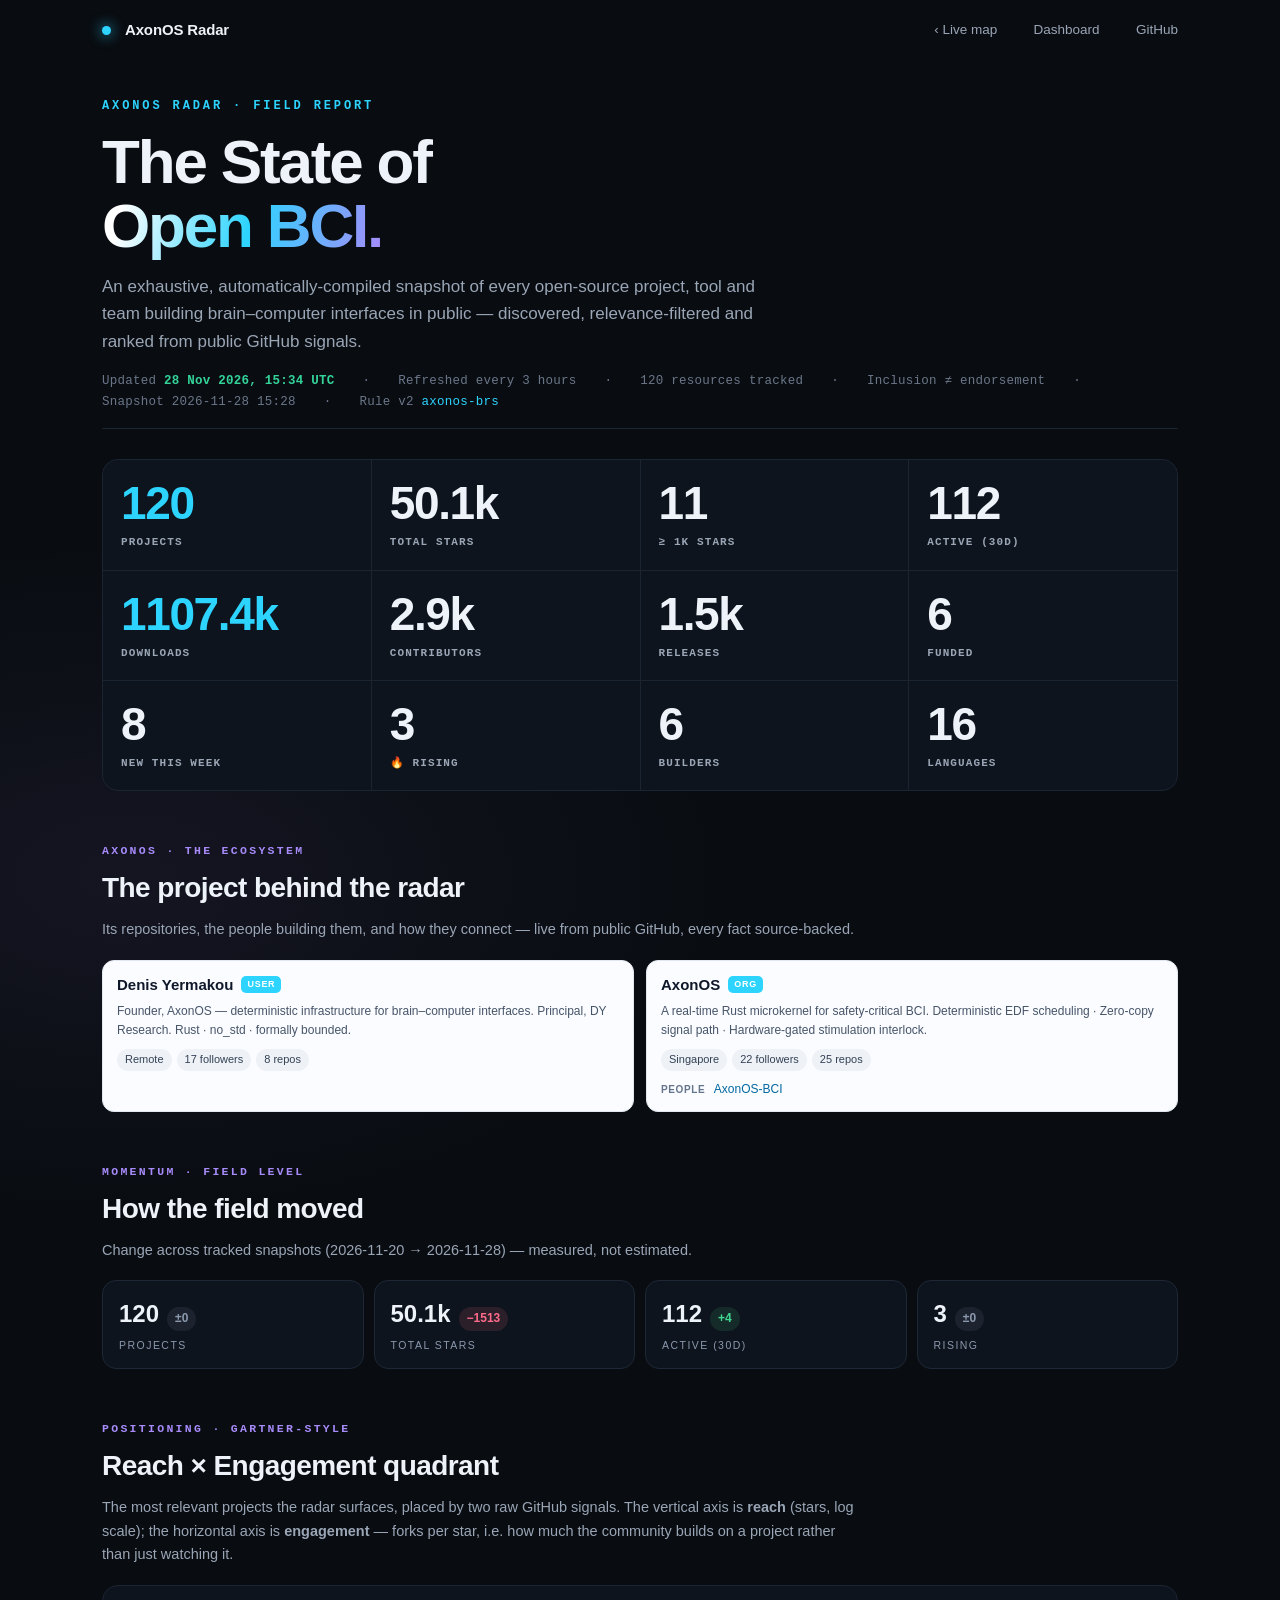
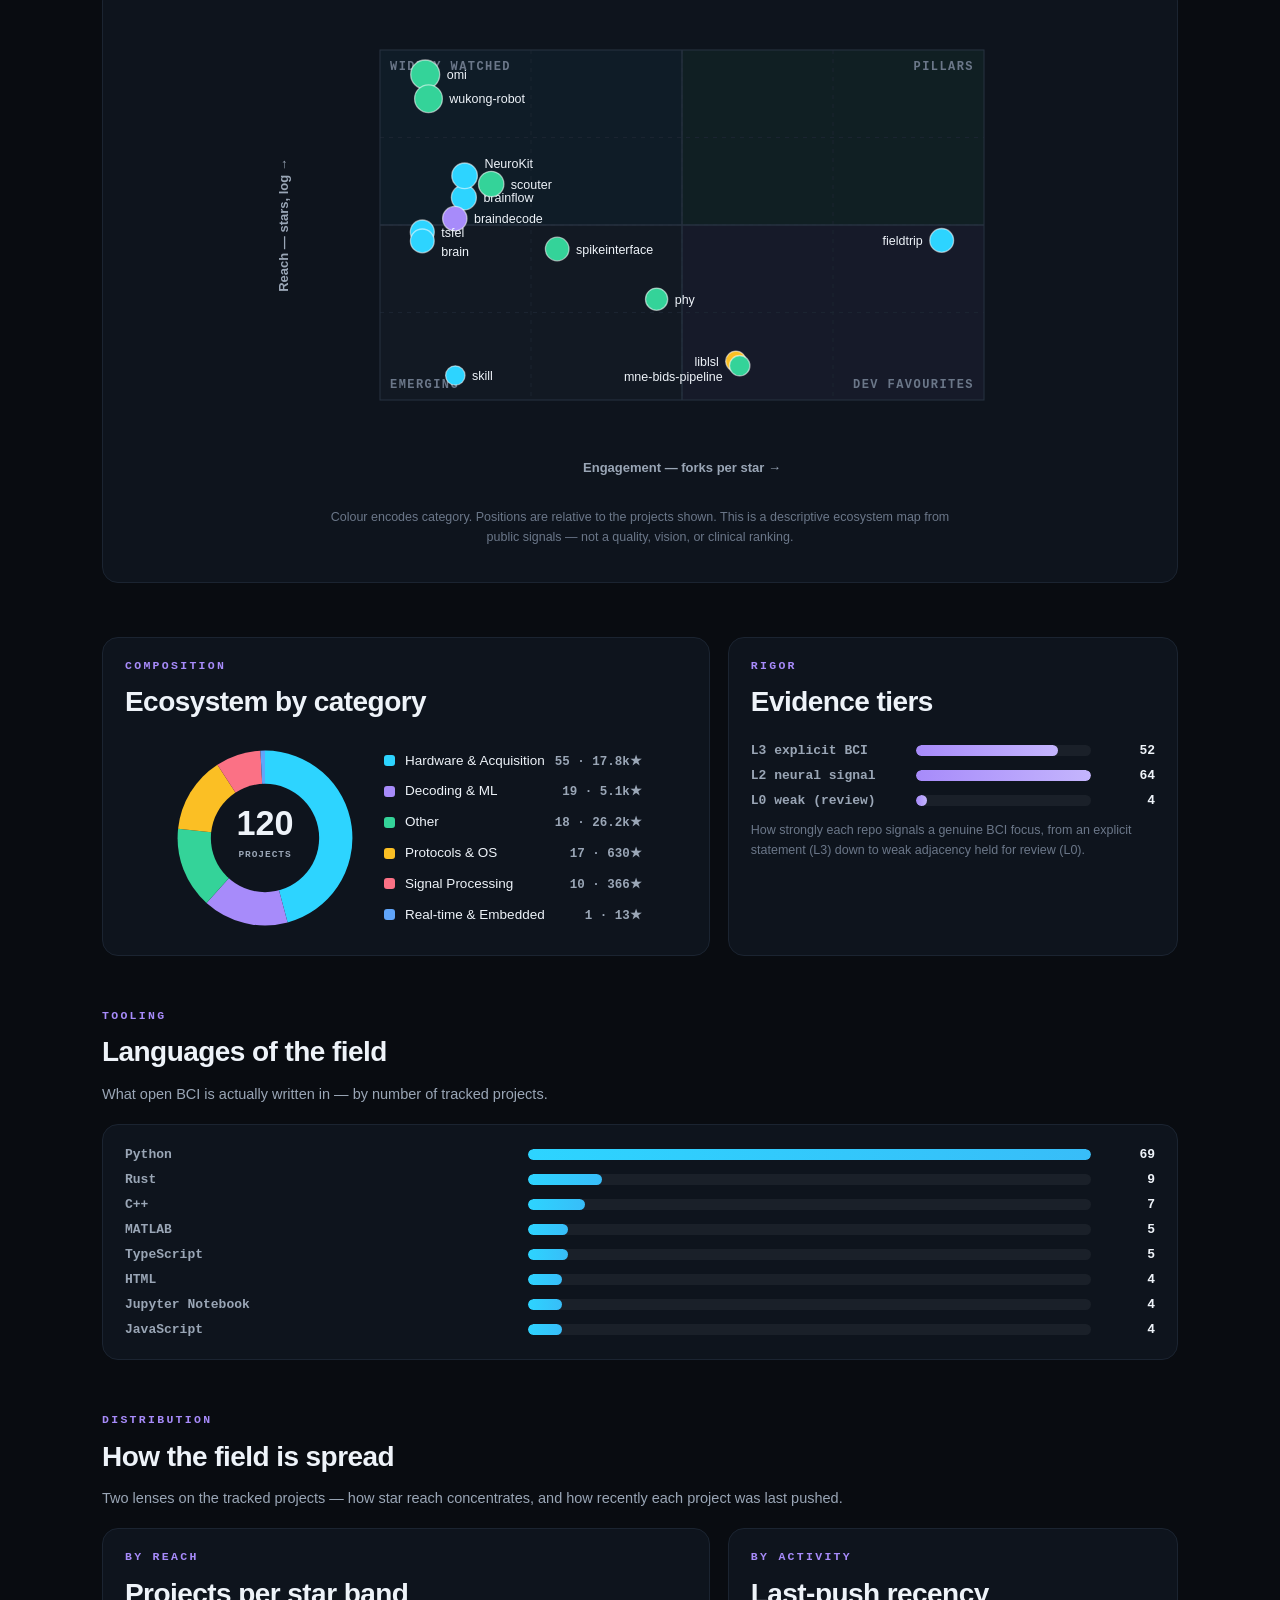
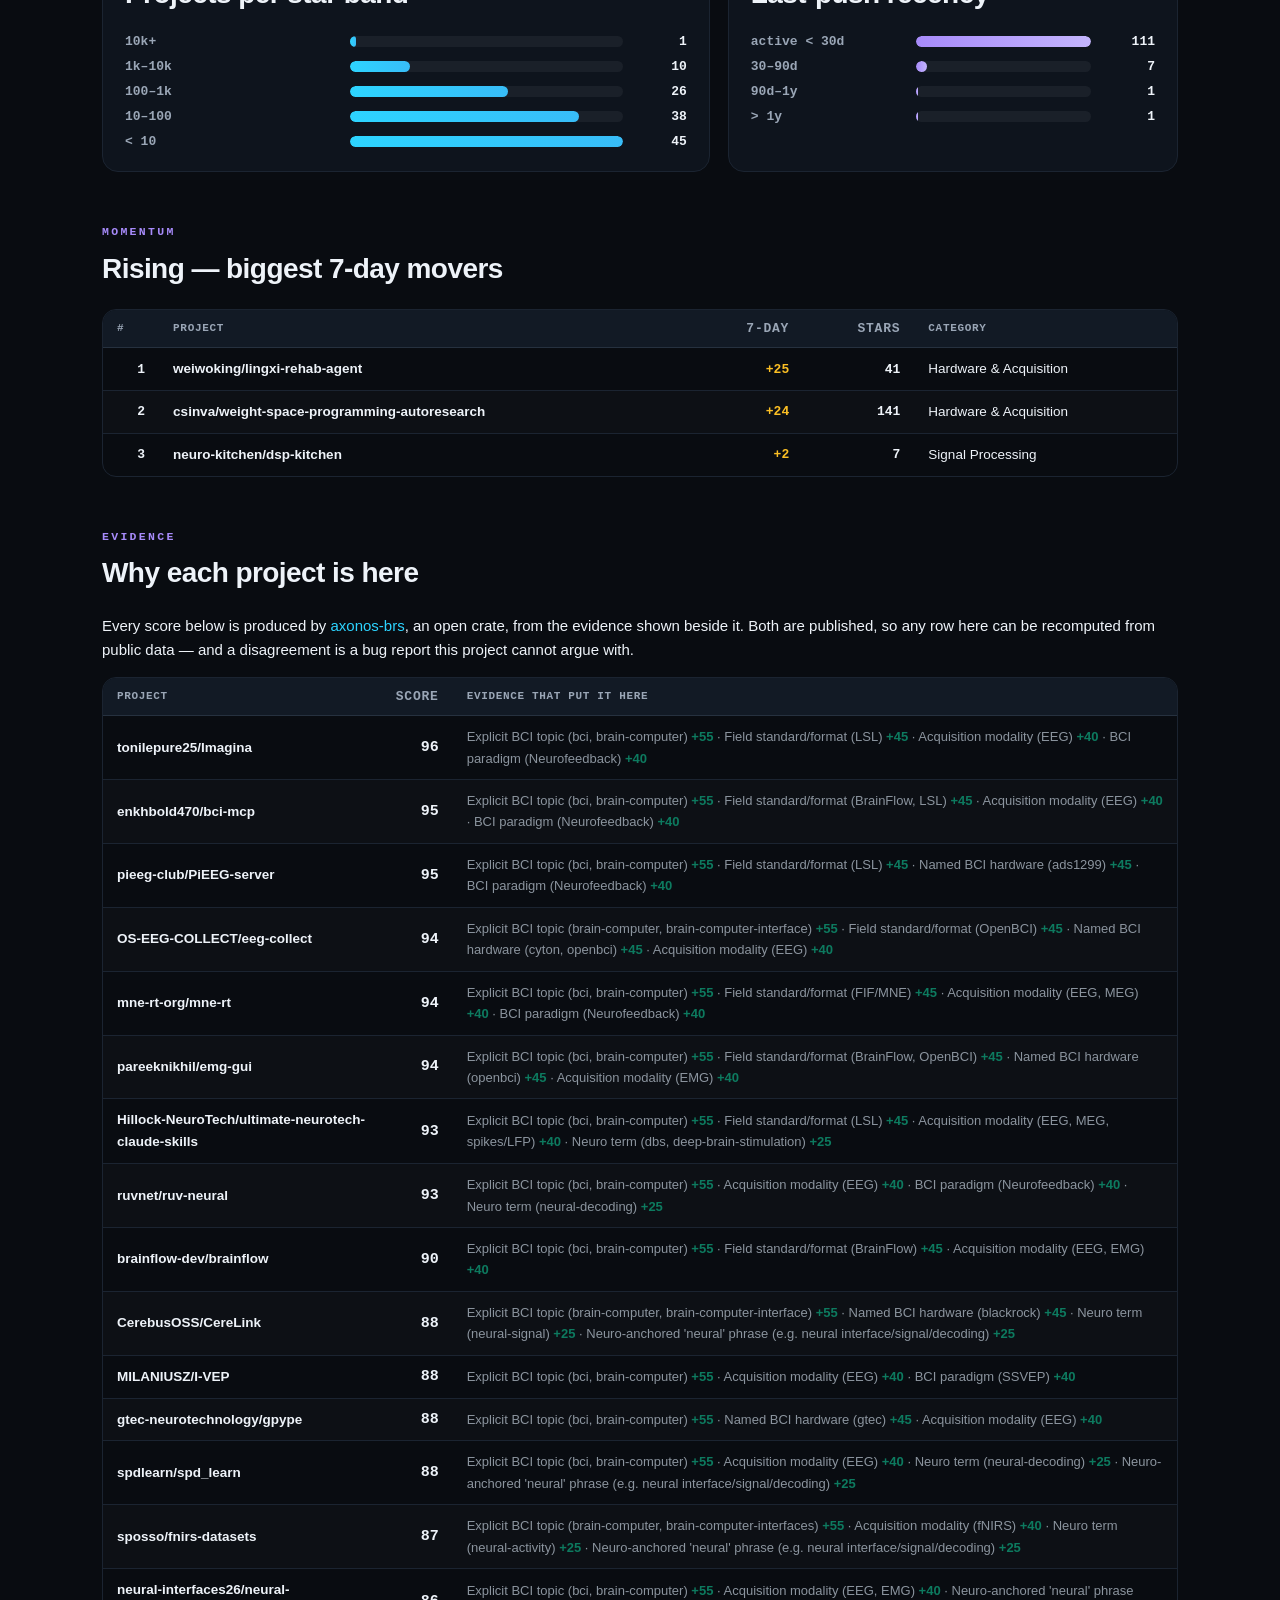
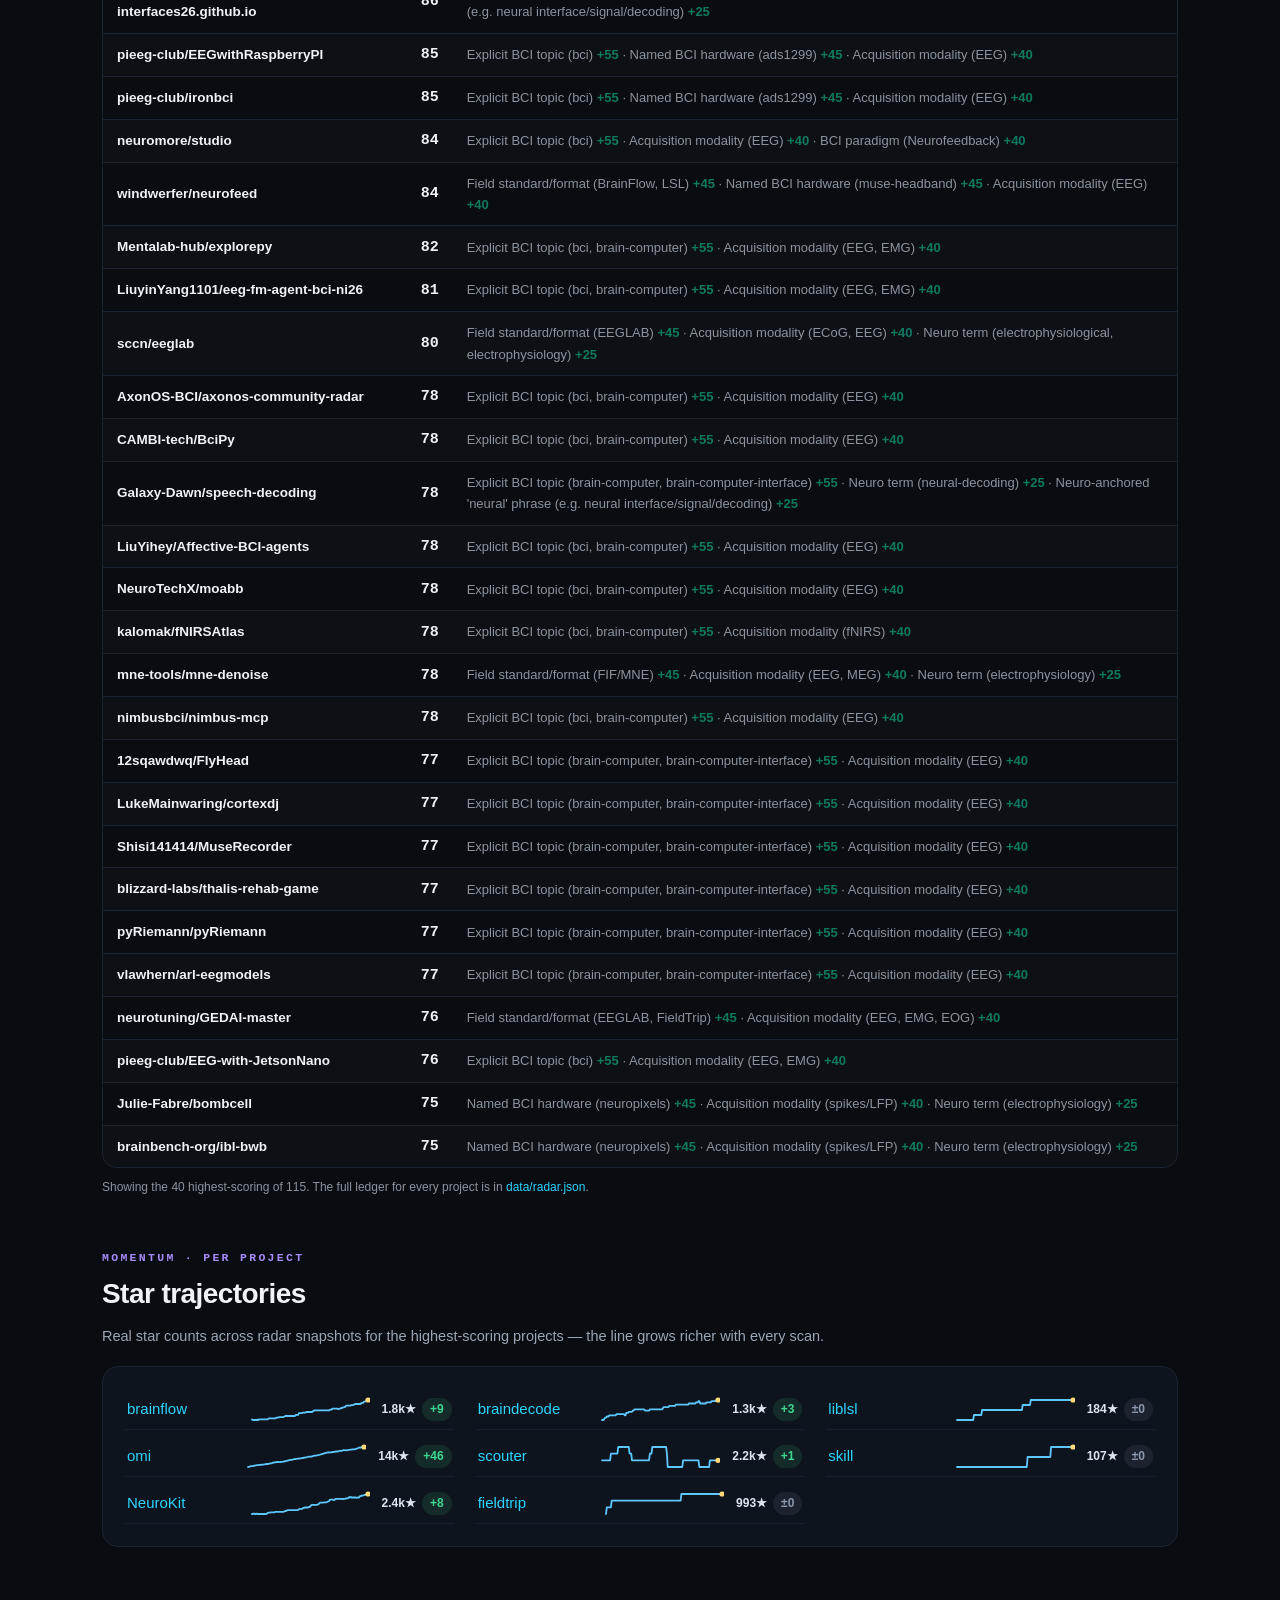
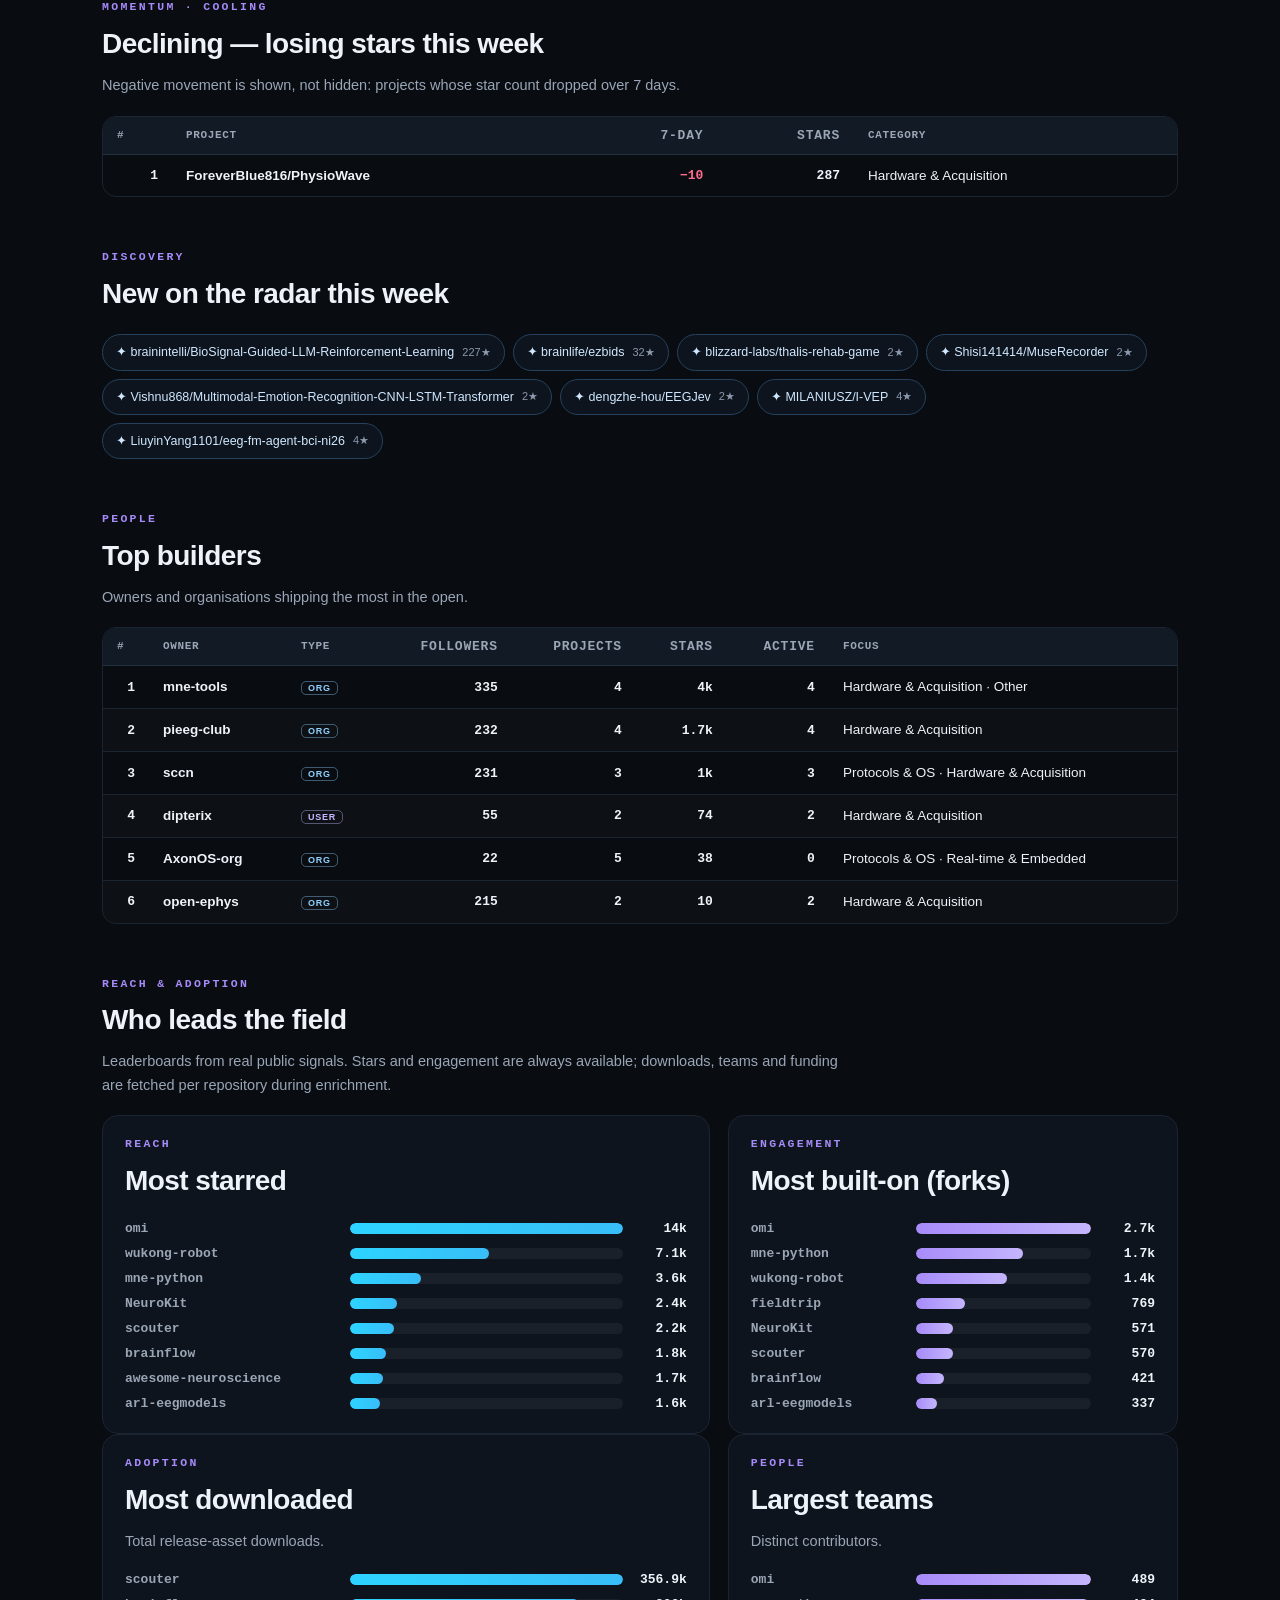
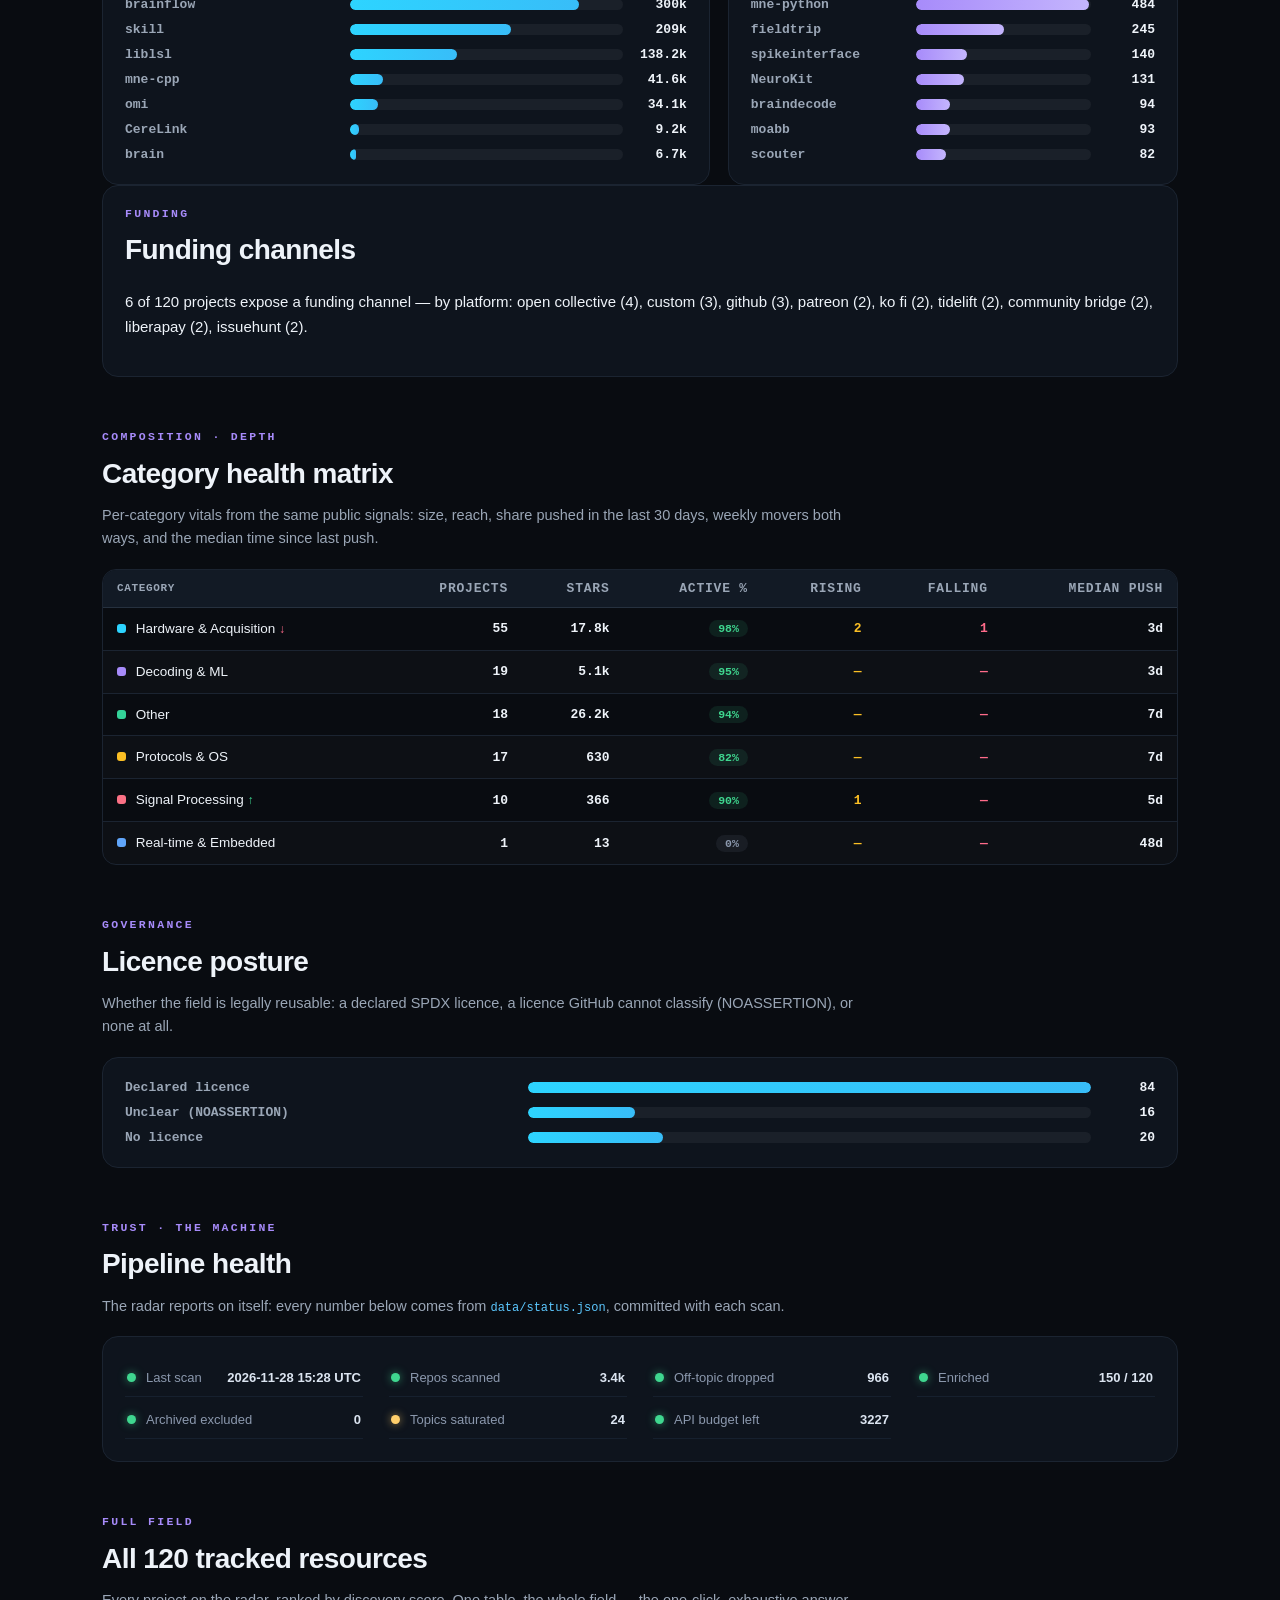
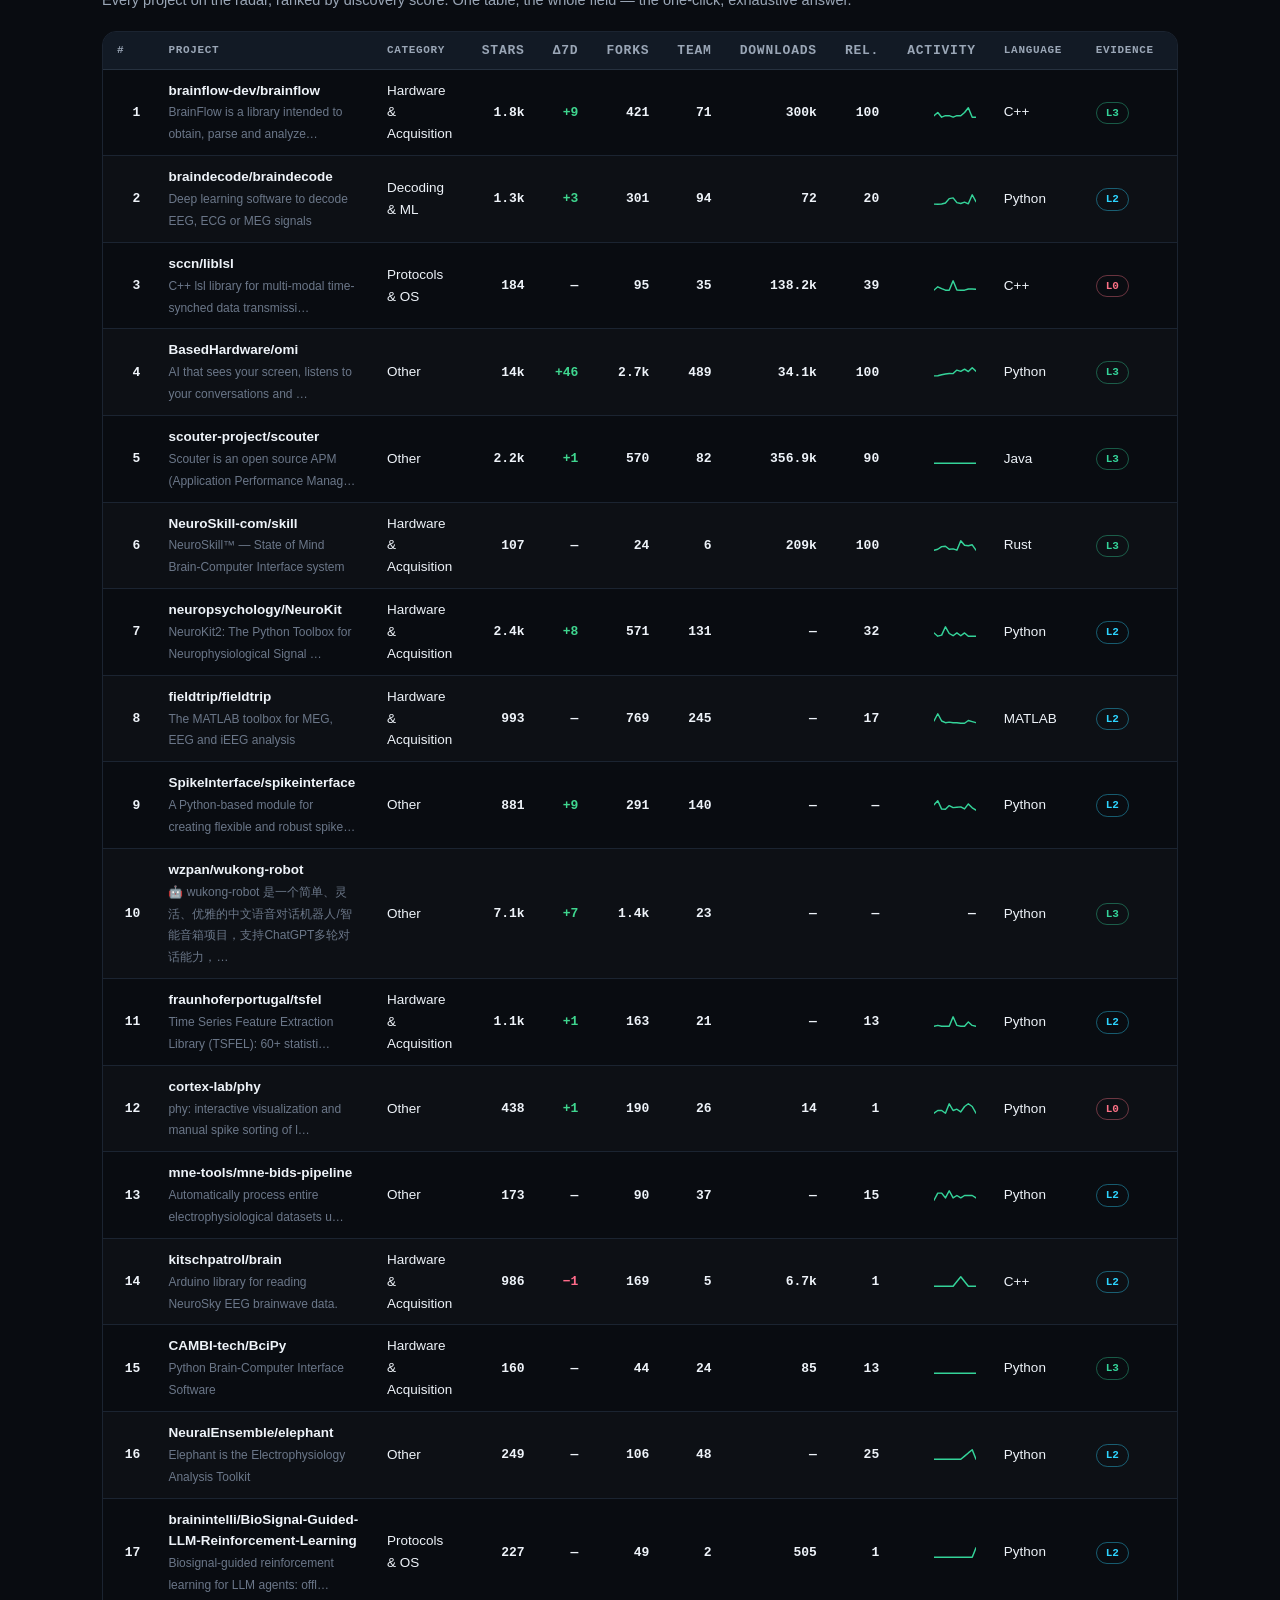
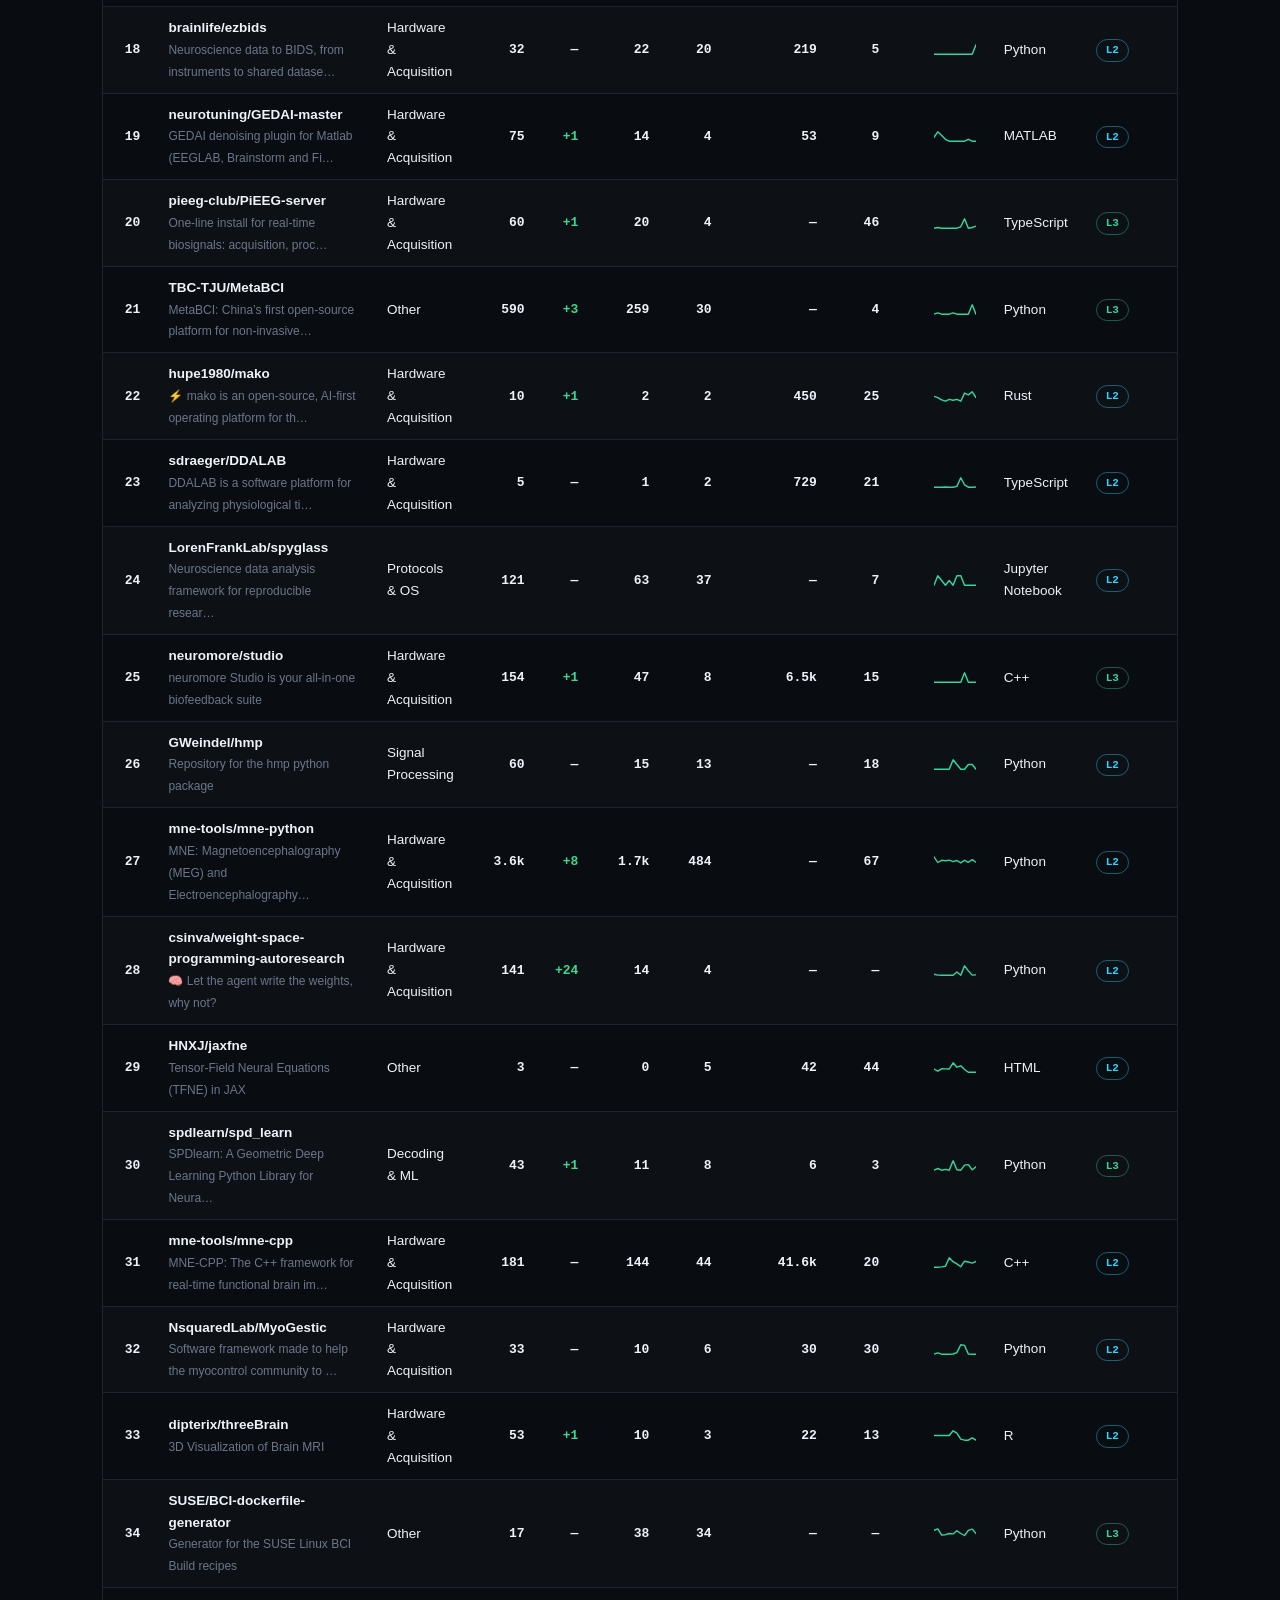
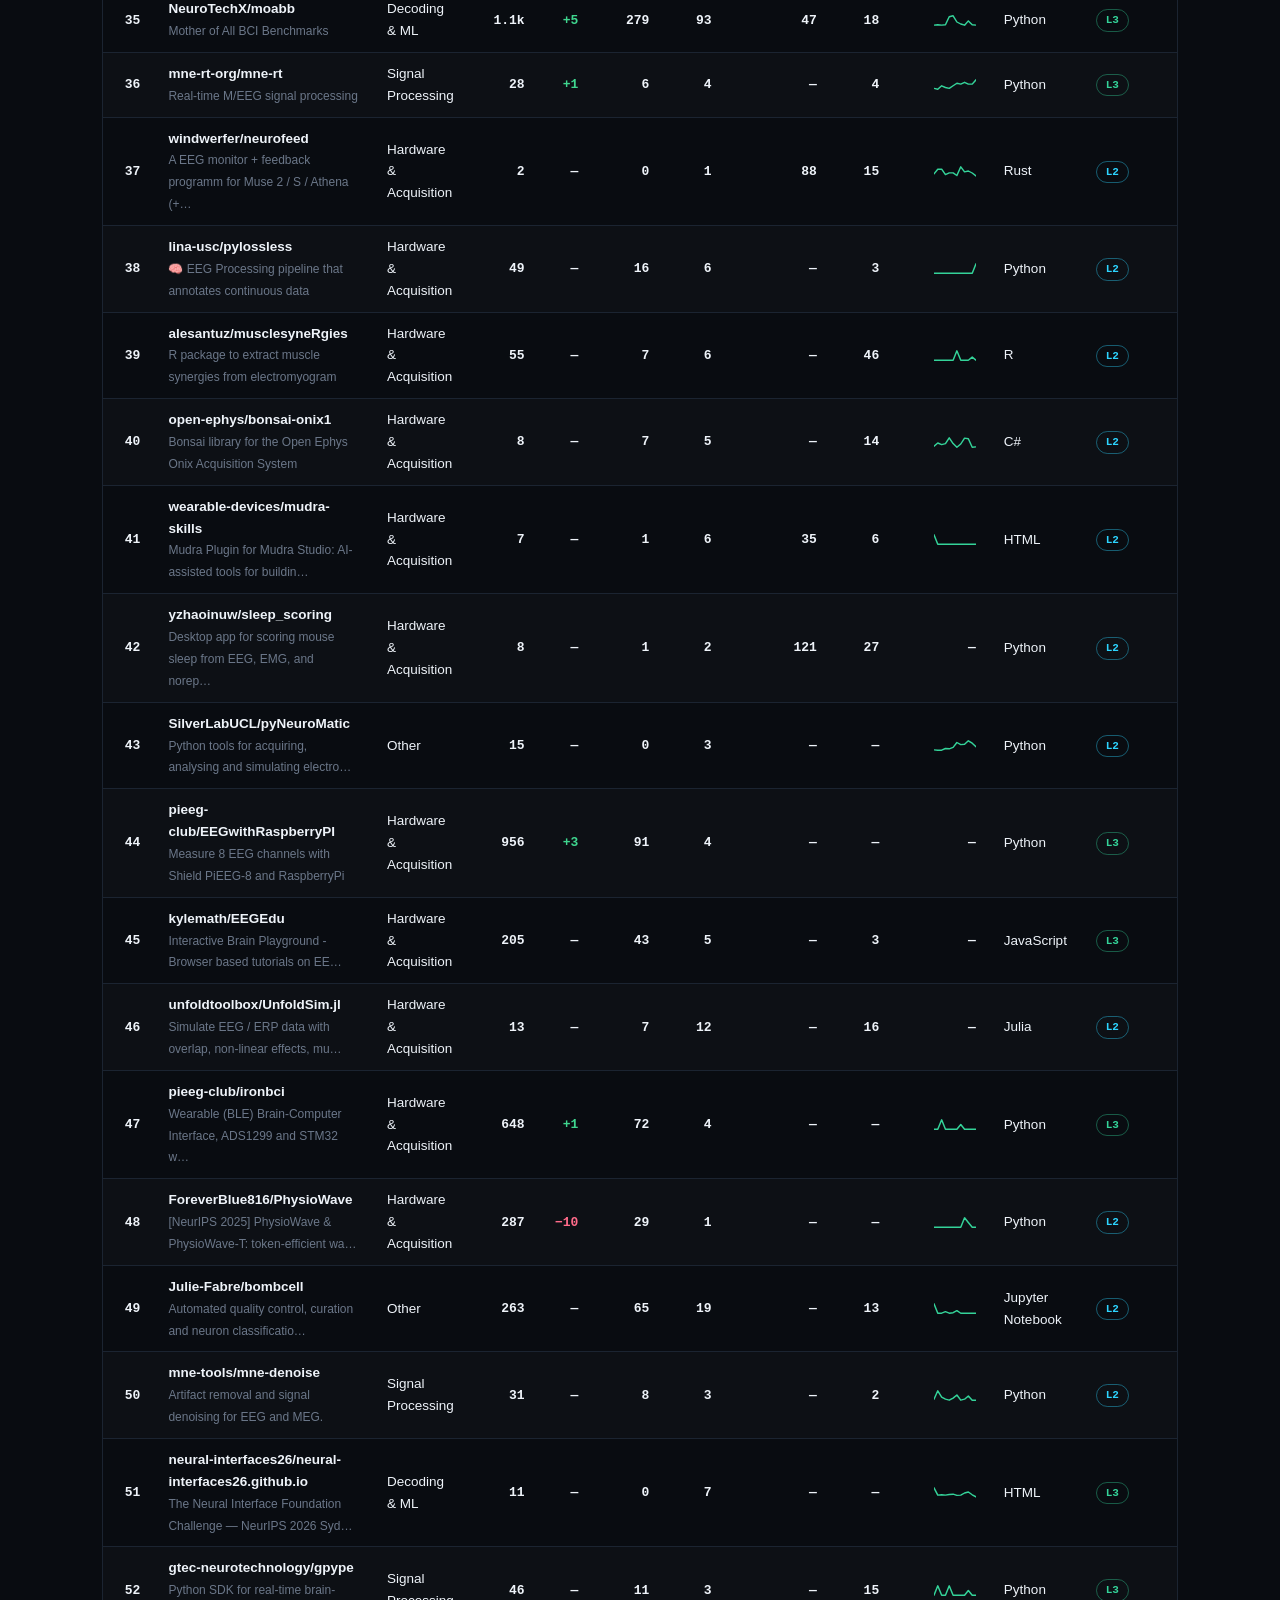
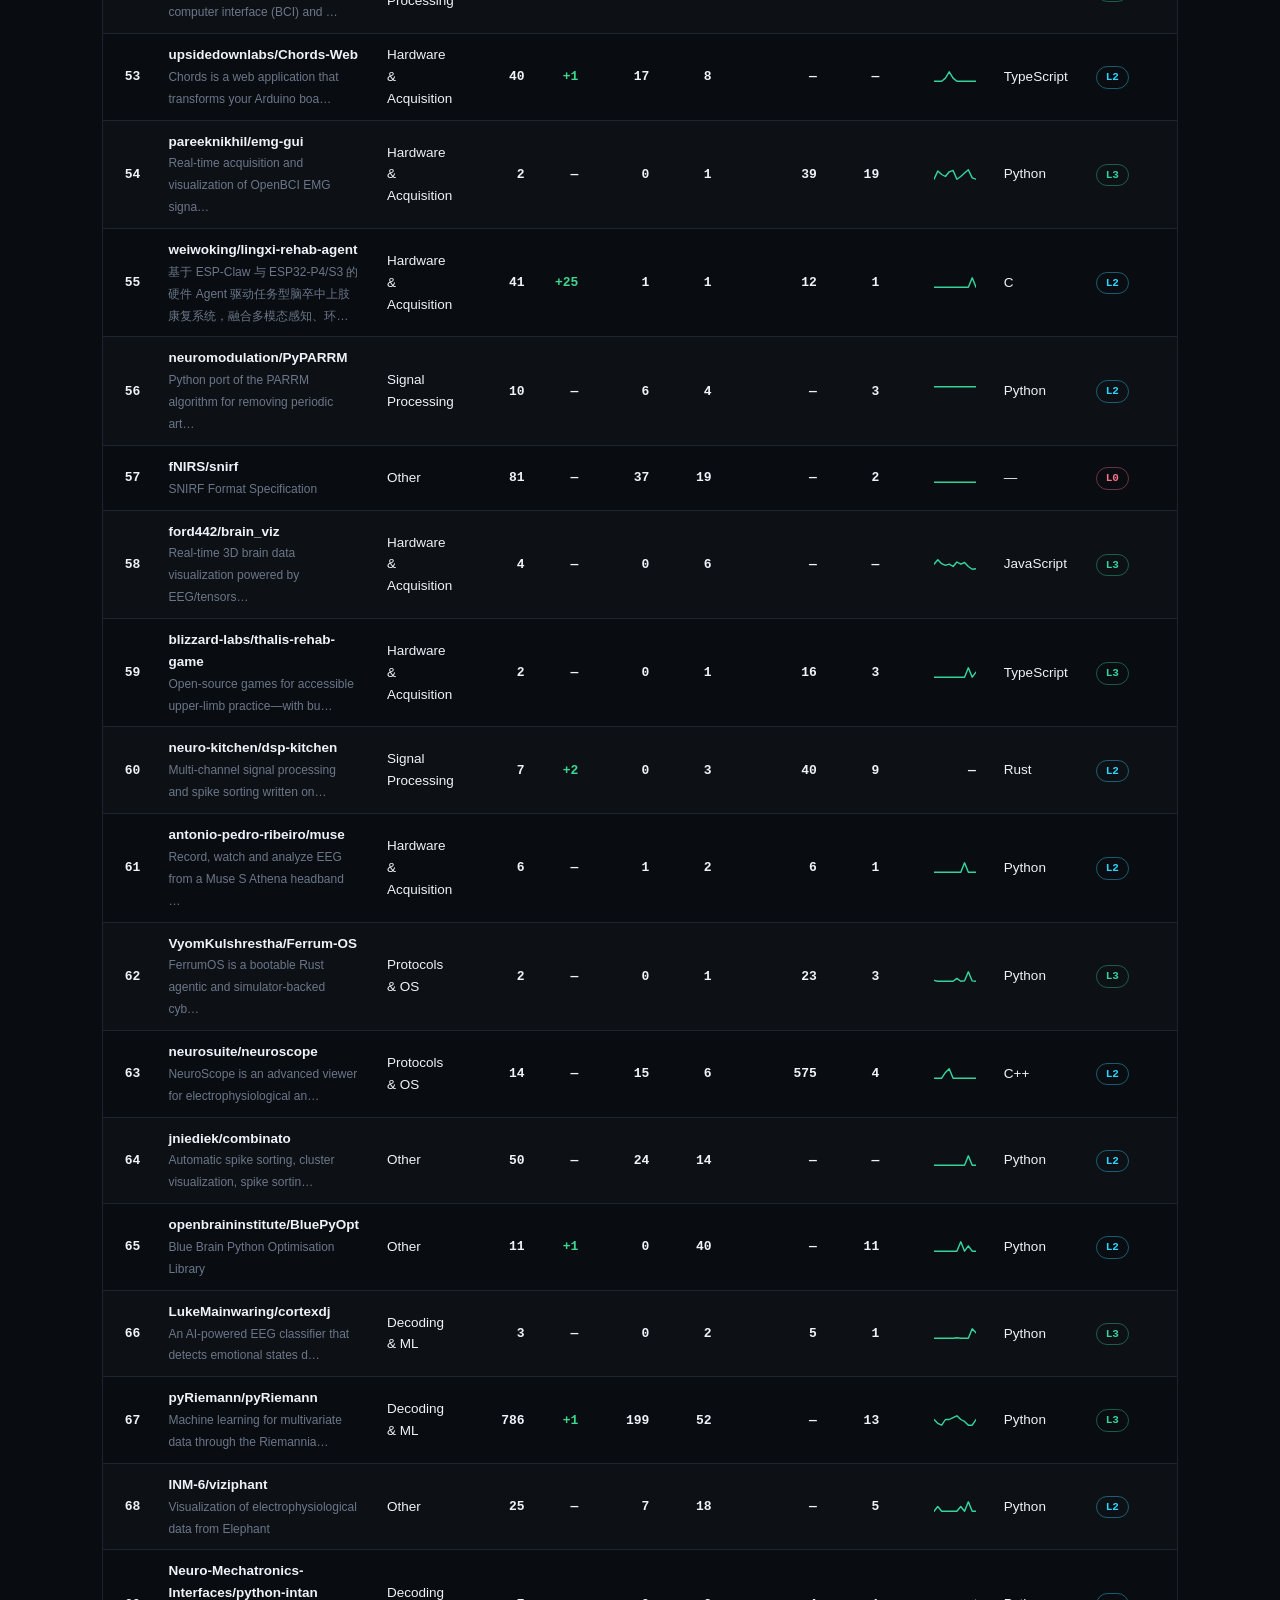
<file: report.html>
<!doctype html><html lang="en"><head>
<meta charset="utf-8"><meta name="viewport" content="width=device-width, initial-scale=1">
<meta http-equiv="Content-Security-Policy" content="default-src 'self'; img-src 'self' data:; style-src 'self'; script-src 'self'; base-uri 'none'; form-action 'none'">
<title>The State of Open BCI — AxonOS Radar</title>
<meta name="description" content="An automatically-generated, exhaustive snapshot of the open brain–computer-interface field, refreshed every three hours from public GitHub signals.">
<link rel="stylesheet" href="assets/report.css">
</head><body>
<div class="topbar"><span class="dot"></span><b>AxonOS Radar</b><span class="sp"></span>
<a href="https://axonos-bci.github.io/axonos-community-radar/">‹ Live map</a>&nbsp;&nbsp;<a href="https://axonos-bci.github.io/axonos-community-radar/stats.html">Dashboard</a>&nbsp;&nbsp;<a href="https://github.com/AxonOS-BCI/axonos-community-radar">GitHub</a></div>
<div class="wrap">
<header class="hero"><div class="eyebrow">AxonOS Radar · Field Report</div>
<h1>The State of<br><span class="grad">Open BCI.</span></h1>
<p class="lede">An exhaustive, automatically-compiled snapshot of every open-source project, tool and team building brain–computer interfaces in public — discovered, relevance-filtered and ranked from public GitHub signals.</p>
<div class="meta"><span>Updated <b>28 Nov 2026, 15:34 UTC</b></span><i>·</i><span>Refreshed every 3 hours</span><i>·</i><span>120 resources tracked</span><i>·</i><span>Inclusion ≠ endorsement</span><i>·</i><span>Snapshot 2026-11-28 15:28</span><i>·</i><span>Rule v2 <a href="https://github.com/AxonOS-org/axonos-brs">axonos-brs</a></span></div>
</header>
<div class="kpis">
<div class="kpi"><div class="n accent">120</div><div class="l">Projects</div></div>
<div class="kpi"><div class="n">50.1k</div><div class="l">Total stars</div></div>
<div class="kpi"><div class="n">11</div><div class="l">≥ 1k stars</div></div>
<div class="kpi"><div class="n">112</div><div class="l">Active (30d)</div></div>
<div class="kpi"><div class="n accent">1107.4k</div><div class="l">Downloads</div></div>
<div class="kpi"><div class="n">2.9k</div><div class="l">Contributors</div></div>
<div class="kpi"><div class="n">1.5k</div><div class="l">Releases</div></div>
<div class="kpi"><div class="n">6</div><div class="l">Funded</div></div>
<div class="kpi"><div class="n">8</div><div class="l">New this week</div></div>
<div class="kpi"><div class="n">3</div><div class="l">🔥 Rising</div></div>
<div class="kpi"><div class="n">6</div><div class="l">Builders</div></div>
<div class="kpi"><div class="n">16</div><div class="l">Languages</div></div>
</div>
<section id="ecosystem"><div class="sec-head"><div class="sec-k">AxonOS · the ecosystem</div><h2>The project behind the radar</h2><p>Its repositories, the people building them, and how they connect — live from public GitHub, every fact source-backed.</p></div>
<div class="eco-grid">
<div class="eco-card">
<div class="eco-top"><a href="https://github.com/AxonOS-BCI"><b>Denis Yermakou</b></a><span class="eco-t">USER</span></div>
<div class="eco-bio">Founder, AxonOS — deterministic infrastructure for brain–computer interfaces. Principal, DY Research. Rust · no_std · formally bounded.</div>
<div class="eco-chips"><span>Remote</span><span>17 followers</span><span>8 repos</span></div>
</div>
<div class="eco-card">
<div class="eco-top"><a href="https://github.com/AxonOS-org"><b>AxonOS</b></a><span class="eco-t">ORG</span></div>
<div class="eco-bio">A real-time Rust microkernel for safety-critical BCI. Deterministic EDF scheduling · Zero-copy signal path · Hardware-gated stimulation interlock.</div>
<div class="eco-chips"><span>Singapore</span><span>22 followers</span><span>25 repos</span></div>
<div class="eco-ppl"><span class="eco-lbl">People</span> <a href="https://github.com/AxonOS-BCI">AxonOS-BCI</a></div>
</div>
</div>
</section>
<section id="movement"><div class="sec-head"><div class="sec-k">Momentum · field level</div><h2>How the field moved</h2><p>Change across tracked snapshots (2026-11-20 → 2026-11-28) — measured, not estimated.</p></div>
<div class="move">
<div class="move-chip"><div class="mv-n">120<span class="dp flat">±0</span></div><div class="mv-l">Projects</div></div>
<div class="move-chip"><div class="mv-n">50.1k<span class="dp down">−1513</span></div><div class="mv-l">Total stars</div></div>
<div class="move-chip"><div class="mv-n">112<span class="dp up">+4</span></div><div class="mv-l">Active (30d)</div></div>
<div class="move-chip"><div class="mv-n">3<span class="dp flat">±0</span></div><div class="mv-l">Rising</div></div>
</div></section>
<section id="quadrant"><div class="sec-head"><div class="sec-k">Positioning · Gartner-style</div>
<h2>Reach × Engagement quadrant</h2>
<p>The most relevant projects the radar surfaces, placed by two raw GitHub signals. The vertical axis is <b>reach</b> (stars, log scale); the horizontal axis is <b>engagement</b> — forks per star, i.e. how much the community builds on a project rather than just watching it.</p></div>
<div class="card quad-wrap"><svg class="quad" viewBox="0 0 760 480" role="img" aria-label="Reach versus engagement quadrant of open BCI projects"><rect class="q-bg-1" x="422.0" y="42.0" width="302.0" height="175.0"/><rect class="q-bg-2" x="120.0" y="42.0" width="302.0" height="175.0"/><rect class="q-bg-3" x="120.0" y="217.0" width="302.0" height="175.0"/><rect class="q-bg-4" x="422.0" y="217.0" width="302.0" height="175.0"/><line class="q-grid" x1="271.0" y1="42.0" x2="271.0" y2="392.0"/><line class="q-grid" x1="120.0" y1="129.5" x2="724.0" y2="129.5"/><line class="q-grid" x1="422.0" y1="42.0" x2="422.0" y2="392.0"/><line class="q-grid" x1="120.0" y1="217.0" x2="724.0" y2="217.0"/><line class="q-grid" x1="573.0" y1="42.0" x2="573.0" y2="392.0"/><line class="q-grid" x1="120.0" y1="304.5" x2="724.0" y2="304.5"/><rect class="q-frame" x="120.0" y="42.0" width="604.0" height="350.0"/><line class="q-axis" x1="422.0" y1="42.0" x2="422.0" y2="392.0"/><line class="q-axis" x1="120.0" y1="217.0" x2="724.0" y2="217.0"/><text class="q-qlabel" x="714.0" y="62.0" text-anchor="end">Pillars</text><text class="q-qlabel" x="130.0" y="62.0">Widely watched</text><text class="q-qlabel" x="130.0" y="380.0">Emerging</text><text class="q-qlabel" x="714.0" y="380.0" text-anchor="end">Dev favourites</text><text class="q-axtitle" x="422.0" y="464.0" text-anchor="middle">Engagement — forks per star →</text><text class="q-axtitle" x="28" y="217.0" text-anchor="middle" transform="rotate(-90 28 217.0)">Reach — stars, log →</text><circle class="q-dot qc-0" cx="203.9" cy="189.5" r="12.5"/><text class="q-lab" x="223.4" y="194.0" text-anchor="start">brainflow</text><circle class="q-dot qc-1" cx="194.8" cy="210.6" r="12.2"/><text class="q-lab" x="214.0" y="215.1" text-anchor="start">braindecode</text><circle class="q-dot qc-3" cx="475.9" cy="353.3" r="10.2"/><text class="q-lab" x="458.7" y="357.8" text-anchor="end">liblsl</text><circle class="q-dot qc-2" cx="165.2" cy="66.5" r="14.5"/><text class="q-lab" x="186.7" y="71.0" text-anchor="start">omi</text><circle class="q-dot qc-2" cx="231.2" cy="176.0" r="12.7"/><text class="q-lab" x="250.8" y="180.5" text-anchor="start">scouter</text><circle class="q-dot qc-0" cx="195.3" cy="367.5" r="9.7"/><text class="q-lab" x="212.0" y="372.0" text-anchor="start">skill</text><circle class="q-dot qc-0" cx="204.6" cy="167.8" r="12.8"/><text class="q-lab" x="224.4" y="159.8" text-anchor="start">NeuroKit</text><circle class="q-dot qc-0" cx="681.7" cy="232.4" r="11.9"/><text class="q-lab" x="662.8" y="236.9" text-anchor="end">fieldtrip</text><circle class="q-dot qc-2" cx="297.2" cy="241.0" r="11.8"/><text class="q-lab" x="316.0" y="245.5" text-anchor="start">spikeinterface</text><circle class="q-dot qc-2" cx="168.5" cy="90.7" r="13.9"/><text class="q-lab" x="189.3" y="95.2" text-anchor="start">wukong-robot</text><circle class="q-dot qc-0" cx="162.3" cy="224.0" r="12.0"/><text class="q-lab" x="181.3" y="228.5" text-anchor="start">tsfel</text><circle class="q-dot qc-2" cx="396.6" cy="291.2" r="11.1"/><text class="q-lab" x="414.7" y="295.7" text-anchor="start">phy</text><circle class="q-dot qc-2" cx="479.7" cy="357.7" r="10.2"/><text class="q-lab" x="462.6" y="372.7" text-anchor="end">mne-bids-pipeline</text><circle class="q-dot qc-0" cx="162.3" cy="232.9" r="11.9"/><text class="q-lab" x="181.2" y="247.9" text-anchor="start">brain</text></svg>
<p class="q-note">Colour encodes category. Positions are relative to the projects shown. This is a descriptive ecosystem map from public signals — not a quality, vision, or clinical ranking.</p></div></section>
<section id="mix"><div class="grid2">
<div class="card"><div class="sec-head"><div class="sec-k">Composition</div><h2>Ecosystem by category</h2></div>
<div class="donut-row">
<svg class="donut" viewBox="0 0 200 200" role="img" aria-label="Projects by category"><path class="qc-0" d="M100.0 100.0 L100.00 8.00 A92.0 92.0 0 0 1 123.81 188.87 Z"/><path class="qc-1" d="M100.0 100.0 L123.81 188.87 A92.0 92.0 0 0 1 38.44 168.37 Z"/><path class="qc-2" d="M100.0 100.0 L38.44 168.37 A92.0 92.0 0 0 1 8.50 90.38 Z"/><path class="qc-3" d="M100.0 100.0 L8.50 90.38 A92.0 92.0 0 0 1 49.89 22.84 Z"/><path class="qc-4" d="M100.0 100.0 L49.89 22.84 A92.0 92.0 0 0 1 95.19 8.13 Z"/><path class="qc-5" d="M100.0 100.0 L95.19 8.13 A92.0 92.0 0 0 1 100.00 8.00 Z"/><circle cx="100.0" cy="100.0" r="57.0" fill="#0e141d"/><text class="donut-mid-n" x="100.0" y="97.0">120</text><text class="donut-mid-l" x="100.0" y="120.0">PROJECTS</text></svg>
<div class="legend">
<div class="leg"><span class="sw lg-0"></span><span class="nm">Hardware &amp; Acquisition</span><span class="ct">55 · 17.8k★</span></div>
<div class="leg"><span class="sw lg-1"></span><span class="nm">Decoding &amp; ML</span><span class="ct">19 · 5.1k★</span></div>
<div class="leg"><span class="sw lg-2"></span><span class="nm">Other</span><span class="ct">18 · 26.2k★</span></div>
<div class="leg"><span class="sw lg-3"></span><span class="nm">Protocols &amp; OS</span><span class="ct">17 · 630★</span></div>
<div class="leg"><span class="sw lg-4"></span><span class="nm">Signal Processing</span><span class="ct">10 · 366★</span></div>
<div class="leg"><span class="sw lg-5"></span><span class="nm">Real-time &amp; Embedded</span><span class="ct">1 · 13★</span></div>
</div></div></div>
<div class="card"><div class="sec-head"><div class="sec-k">Rigor</div><h2>Evidence tiers</h2></div>
<div class="lb"><div class="lb-row"><span class="lb-lab">L3 explicit BCI</span><span class="lb-bar"><i class="lb-fill v w81"></i></span><span class="lb-val">52</span></div><div class="lb-row"><span class="lb-lab">L2 neural signal</span><span class="lb-bar"><i class="lb-fill v w100"></i></span><span class="lb-val">64</span></div><div class="lb-row"><span class="lb-lab">L0 weak (review)</span><span class="lb-bar"><i class="lb-fill v w6"></i></span><span class="lb-val">4</span></div></div>
<p class="q-note">How strongly each repo signals a genuine BCI focus, from an explicit statement (L3) down to weak adjacency held for review (L0).</p>
</div></div></section>
<section id="languages"><div class="sec-head"><div class="sec-k">Tooling</div><h2>Languages of the field</h2><p>What open BCI is actually written in — by number of tracked projects.</p></div>
<div class="card"><div class="lb"><div class="lb-row"><span class="lb-lab">Python</span><span class="lb-bar"><i class="lb-fill w100"></i></span><span class="lb-val">69</span></div><div class="lb-row"><span class="lb-lab">Rust</span><span class="lb-bar"><i class="lb-fill w13"></i></span><span class="lb-val">9</span></div><div class="lb-row"><span class="lb-lab">C++</span><span class="lb-bar"><i class="lb-fill w10"></i></span><span class="lb-val">7</span></div><div class="lb-row"><span class="lb-lab">MATLAB</span><span class="lb-bar"><i class="lb-fill w7"></i></span><span class="lb-val">5</span></div><div class="lb-row"><span class="lb-lab">TypeScript</span><span class="lb-bar"><i class="lb-fill w7"></i></span><span class="lb-val">5</span></div><div class="lb-row"><span class="lb-lab">HTML</span><span class="lb-bar"><i class="lb-fill w6"></i></span><span class="lb-val">4</span></div><div class="lb-row"><span class="lb-lab">Jupyter Notebook</span><span class="lb-bar"><i class="lb-fill w6"></i></span><span class="lb-val">4</span></div><div class="lb-row"><span class="lb-lab">JavaScript</span><span class="lb-bar"><i class="lb-fill w6"></i></span><span class="lb-val">4</span></div></div></div></section>
<section id="dist"><div class="sec-head"><div class="sec-k">Distribution</div><h2>How the field is spread</h2><p>Two lenses on the tracked projects — how star reach concentrates, and how recently each project was last pushed.</p></div><div class="grid2">
<div class="card"><div class="sec-head"><div class="sec-k">By reach</div><h2>Projects per star band</h2></div>
<div class="lb"><div class="lb-row"><span class="lb-lab">10k+</span><span class="lb-bar"><i class="lb-fill w2"></i></span><span class="lb-val">1</span></div><div class="lb-row"><span class="lb-lab">1k–10k</span><span class="lb-bar"><i class="lb-fill w22"></i></span><span class="lb-val">10</span></div><div class="lb-row"><span class="lb-lab">100–1k</span><span class="lb-bar"><i class="lb-fill w58"></i></span><span class="lb-val">26</span></div><div class="lb-row"><span class="lb-lab">10–100</span><span class="lb-bar"><i class="lb-fill w84"></i></span><span class="lb-val">38</span></div><div class="lb-row"><span class="lb-lab">&lt; 10</span><span class="lb-bar"><i class="lb-fill w100"></i></span><span class="lb-val">45</span></div></div>
</div><div class="card"><div class="sec-head"><div class="sec-k">By activity</div><h2>Last-push recency</h2></div>
<div class="lb"><div class="lb-row"><span class="lb-lab">active &lt; 30d</span><span class="lb-bar"><i class="lb-fill v w100"></i></span><span class="lb-val">111</span></div><div class="lb-row"><span class="lb-lab">30–90d</span><span class="lb-bar"><i class="lb-fill v w6"></i></span><span class="lb-val">7</span></div><div class="lb-row"><span class="lb-lab">90d–1y</span><span class="lb-bar"><i class="lb-fill v w1"></i></span><span class="lb-val">1</span></div><div class="lb-row"><span class="lb-lab">&gt; 1y</span><span class="lb-bar"><i class="lb-fill v w1"></i></span><span class="lb-val">1</span></div></div>
</div></section>
<section id="rising"><div class="sec-head"><div class="sec-k">Momentum</div><h2>Rising — biggest 7-day movers</h2></div>
<div class="tbl-scroll"><table><thead><tr><th>#</th><th>Project</th><th class="num">7-day</th><th class="num">Stars</th><th>Category</th></tr></thead><tbody>
<tr><td class="num">1</td><td><a class="proj" href="https://github.com/weiwoking/lingxi-rehab-agent">weiwoking/lingxi-rehab-agent</a></td><td class="num rise">+25</td><td class="num">41</td><td>Hardware &amp; Acquisition</td></tr>
<tr><td class="num">2</td><td><a class="proj" href="https://github.com/csinva/weight-space-programming-autoresearch">csinva/weight-space-programming-autoresearch</a></td><td class="num rise">+24</td><td class="num">141</td><td>Hardware &amp; Acquisition</td></tr>
<tr><td class="num">3</td><td><a class="proj" href="https://github.com/neuro-kitchen/dsp-kitchen">neuro-kitchen/dsp-kitchen</a></td><td class="num rise">+2</td><td class="num">7</td><td>Signal Processing</td></tr>
</tbody></table></div></section>
<section id="why"><div class="sec-head"><div class="sec-k">Evidence</div><h2>Why each project is here</h2></div>
<p class="lede">Every score below is produced by <a href="https://github.com/AxonOS-org/axonos-brs">axonos-brs</a>, an open crate, from the evidence shown beside it. Both are published, so any row here can be recomputed from public data — and a disagreement is a bug report this project cannot argue with.</p>
<div class="tbl-scroll"><table><thead><tr><th>Project</th><th class="num">Score</th><th>Evidence that put it here</th></tr></thead><tbody>
<tr><td><a class="proj" href="https://github.com/toniIepure25/Imagina">toniIepure25/Imagina</a></td><td class="num"><b>96</b></td><td class="why">Explicit BCI topic (bci, brain-computer) <span class="pts">+55</span> · Field standard/format (LSL) <span class="pts">+45</span> · Acquisition modality (EEG) <span class="pts">+40</span> · BCI paradigm (Neurofeedback) <span class="pts">+40</span></td></tr>
<tr><td><a class="proj" href="https://github.com/enkhbold470/bci-mcp">enkhbold470/bci-mcp</a></td><td class="num"><b>95</b></td><td class="why">Explicit BCI topic (bci, brain-computer) <span class="pts">+55</span> · Field standard/format (BrainFlow, LSL) <span class="pts">+45</span> · Acquisition modality (EEG) <span class="pts">+40</span> · BCI paradigm (Neurofeedback) <span class="pts">+40</span></td></tr>
<tr><td><a class="proj" href="https://github.com/pieeg-club/PiEEG-server">pieeg-club/PiEEG-server</a></td><td class="num"><b>95</b></td><td class="why">Explicit BCI topic (bci, brain-computer) <span class="pts">+55</span> · Field standard/format (LSL) <span class="pts">+45</span> · Named BCI hardware (ads1299) <span class="pts">+45</span> · BCI paradigm (Neurofeedback) <span class="pts">+40</span></td></tr>
<tr><td><a class="proj" href="https://github.com/OS-EEG-COLLECT/eeg-collect">OS-EEG-COLLECT/eeg-collect</a></td><td class="num"><b>94</b></td><td class="why">Explicit BCI topic (brain-computer, brain-computer-interface) <span class="pts">+55</span> · Field standard/format (OpenBCI) <span class="pts">+45</span> · Named BCI hardware (cyton, openbci) <span class="pts">+45</span> · Acquisition modality (EEG) <span class="pts">+40</span></td></tr>
<tr><td><a class="proj" href="https://github.com/mne-rt-org/mne-rt">mne-rt-org/mne-rt</a></td><td class="num"><b>94</b></td><td class="why">Explicit BCI topic (bci, brain-computer) <span class="pts">+55</span> · Field standard/format (FIF/MNE) <span class="pts">+45</span> · Acquisition modality (EEG, MEG) <span class="pts">+40</span> · BCI paradigm (Neurofeedback) <span class="pts">+40</span></td></tr>
<tr><td><a class="proj" href="https://github.com/pareeknikhil/emg-gui">pareeknikhil/emg-gui</a></td><td class="num"><b>94</b></td><td class="why">Explicit BCI topic (bci, brain-computer) <span class="pts">+55</span> · Field standard/format (BrainFlow, OpenBCI) <span class="pts">+45</span> · Named BCI hardware (openbci) <span class="pts">+45</span> · Acquisition modality (EMG) <span class="pts">+40</span></td></tr>
<tr><td><a class="proj" href="https://github.com/Hillock-NeuroTech/ultimate-neurotech-claude-skills">Hillock-NeuroTech/ultimate-neurotech-claude-skills</a></td><td class="num"><b>93</b></td><td class="why">Explicit BCI topic (bci, brain-computer) <span class="pts">+55</span> · Field standard/format (LSL) <span class="pts">+45</span> · Acquisition modality (EEG, MEG, spikes/LFP) <span class="pts">+40</span> · Neuro term (dbs, deep-brain-stimulation) <span class="pts">+25</span></td></tr>
<tr><td><a class="proj" href="https://github.com/ruvnet/ruv-neural">ruvnet/ruv-neural</a></td><td class="num"><b>93</b></td><td class="why">Explicit BCI topic (bci, brain-computer) <span class="pts">+55</span> · Acquisition modality (EEG) <span class="pts">+40</span> · BCI paradigm (Neurofeedback) <span class="pts">+40</span> · Neuro term (neural-decoding) <span class="pts">+25</span></td></tr>
<tr><td><a class="proj" href="https://github.com/brainflow-dev/brainflow">brainflow-dev/brainflow</a></td><td class="num"><b>90</b></td><td class="why">Explicit BCI topic (bci, brain-computer) <span class="pts">+55</span> · Field standard/format (BrainFlow) <span class="pts">+45</span> · Acquisition modality (EEG, EMG) <span class="pts">+40</span></td></tr>
<tr><td><a class="proj" href="https://github.com/CerebusOSS/CereLink">CerebusOSS/CereLink</a></td><td class="num"><b>88</b></td><td class="why">Explicit BCI topic (brain-computer, brain-computer-interface) <span class="pts">+55</span> · Named BCI hardware (blackrock) <span class="pts">+45</span> · Neuro term (neural-signal) <span class="pts">+25</span> · Neuro-anchored &#x27;neural&#x27; phrase (e.g. neural interface/signal/decoding) <span class="pts">+25</span></td></tr>
<tr><td><a class="proj" href="https://github.com/MILANIUSZ/I-VEP">MILANIUSZ/I-VEP</a></td><td class="num"><b>88</b></td><td class="why">Explicit BCI topic (bci, brain-computer) <span class="pts">+55</span> · Acquisition modality (EEG) <span class="pts">+40</span> · BCI paradigm (SSVEP) <span class="pts">+40</span></td></tr>
<tr><td><a class="proj" href="https://github.com/gtec-neurotechnology/gpype">gtec-neurotechnology/gpype</a></td><td class="num"><b>88</b></td><td class="why">Explicit BCI topic (bci, brain-computer) <span class="pts">+55</span> · Named BCI hardware (gtec) <span class="pts">+45</span> · Acquisition modality (EEG) <span class="pts">+40</span></td></tr>
<tr><td><a class="proj" href="https://github.com/spdlearn/spd_learn">spdlearn/spd_learn</a></td><td class="num"><b>88</b></td><td class="why">Explicit BCI topic (bci, brain-computer) <span class="pts">+55</span> · Acquisition modality (EEG) <span class="pts">+40</span> · Neuro term (neural-decoding) <span class="pts">+25</span> · Neuro-anchored &#x27;neural&#x27; phrase (e.g. neural interface/signal/decoding) <span class="pts">+25</span></td></tr>
<tr><td><a class="proj" href="https://github.com/sposso/fnirs-datasets">sposso/fnirs-datasets</a></td><td class="num"><b>87</b></td><td class="why">Explicit BCI topic (brain-computer, brain-computer-interfaces) <span class="pts">+55</span> · Acquisition modality (fNIRS) <span class="pts">+40</span> · Neuro term (neural-activity) <span class="pts">+25</span> · Neuro-anchored &#x27;neural&#x27; phrase (e.g. neural interface/signal/decoding) <span class="pts">+25</span></td></tr>
<tr><td><a class="proj" href="https://github.com/neural-interfaces26/neural-interfaces26.github.io">neural-interfaces26/neural-interfaces26.github.io</a></td><td class="num"><b>86</b></td><td class="why">Explicit BCI topic (bci, brain-computer) <span class="pts">+55</span> · Acquisition modality (EEG, EMG) <span class="pts">+40</span> · Neuro-anchored &#x27;neural&#x27; phrase (e.g. neural interface/signal/decoding) <span class="pts">+25</span></td></tr>
<tr><td><a class="proj" href="https://github.com/pieeg-club/EEGwithRaspberryPI">pieeg-club/EEGwithRaspberryPI</a></td><td class="num"><b>85</b></td><td class="why">Explicit BCI topic (bci) <span class="pts">+55</span> · Named BCI hardware (ads1299) <span class="pts">+45</span> · Acquisition modality (EEG) <span class="pts">+40</span></td></tr>
<tr><td><a class="proj" href="https://github.com/pieeg-club/ironbci">pieeg-club/ironbci</a></td><td class="num"><b>85</b></td><td class="why">Explicit BCI topic (bci) <span class="pts">+55</span> · Named BCI hardware (ads1299) <span class="pts">+45</span> · Acquisition modality (EEG) <span class="pts">+40</span></td></tr>
<tr><td><a class="proj" href="https://github.com/neuromore/studio">neuromore/studio</a></td><td class="num"><b>84</b></td><td class="why">Explicit BCI topic (bci) <span class="pts">+55</span> · Acquisition modality (EEG) <span class="pts">+40</span> · BCI paradigm (Neurofeedback) <span class="pts">+40</span></td></tr>
<tr><td><a class="proj" href="https://github.com/windwerfer/neurofeed">windwerfer/neurofeed</a></td><td class="num"><b>84</b></td><td class="why">Field standard/format (BrainFlow, LSL) <span class="pts">+45</span> · Named BCI hardware (muse-headband) <span class="pts">+45</span> · Acquisition modality (EEG) <span class="pts">+40</span></td></tr>
<tr><td><a class="proj" href="https://github.com/Mentalab-hub/explorepy">Mentalab-hub/explorepy</a></td><td class="num"><b>82</b></td><td class="why">Explicit BCI topic (bci, brain-computer) <span class="pts">+55</span> · Acquisition modality (EEG, EMG) <span class="pts">+40</span></td></tr>
<tr><td><a class="proj" href="https://github.com/LiuyinYang1101/eeg-fm-agent-bci-ni26">LiuyinYang1101/eeg-fm-agent-bci-ni26</a></td><td class="num"><b>81</b></td><td class="why">Explicit BCI topic (bci, brain-computer) <span class="pts">+55</span> · Acquisition modality (EEG, EMG) <span class="pts">+40</span></td></tr>
<tr><td><a class="proj" href="https://github.com/sccn/eeglab">sccn/eeglab</a></td><td class="num"><b>80</b></td><td class="why">Field standard/format (EEGLAB) <span class="pts">+45</span> · Acquisition modality (ECoG, EEG) <span class="pts">+40</span> · Neuro term (electrophysiological, electrophysiology) <span class="pts">+25</span></td></tr>
<tr><td><a class="proj" href="https://github.com/AxonOS-BCI/axonos-community-radar">AxonOS-BCI/axonos-community-radar</a></td><td class="num"><b>78</b></td><td class="why">Explicit BCI topic (bci, brain-computer) <span class="pts">+55</span> · Acquisition modality (EEG) <span class="pts">+40</span></td></tr>
<tr><td><a class="proj" href="https://github.com/CAMBI-tech/BciPy">CAMBI-tech/BciPy</a></td><td class="num"><b>78</b></td><td class="why">Explicit BCI topic (bci, brain-computer) <span class="pts">+55</span> · Acquisition modality (EEG) <span class="pts">+40</span></td></tr>
<tr><td><a class="proj" href="https://github.com/Galaxy-Dawn/speech-decoding">Galaxy-Dawn/speech-decoding</a></td><td class="num"><b>78</b></td><td class="why">Explicit BCI topic (brain-computer, brain-computer-interface) <span class="pts">+55</span> · Neuro term (neural-decoding) <span class="pts">+25</span> · Neuro-anchored &#x27;neural&#x27; phrase (e.g. neural interface/signal/decoding) <span class="pts">+25</span></td></tr>
<tr><td><a class="proj" href="https://github.com/LiuYihey/Affective-BCI-agents">LiuYihey/Affective-BCI-agents</a></td><td class="num"><b>78</b></td><td class="why">Explicit BCI topic (bci, brain-computer) <span class="pts">+55</span> · Acquisition modality (EEG) <span class="pts">+40</span></td></tr>
<tr><td><a class="proj" href="https://github.com/NeuroTechX/moabb">NeuroTechX/moabb</a></td><td class="num"><b>78</b></td><td class="why">Explicit BCI topic (bci, brain-computer) <span class="pts">+55</span> · Acquisition modality (EEG) <span class="pts">+40</span></td></tr>
<tr><td><a class="proj" href="https://github.com/kalomak/fNIRSAtlas">kalomak/fNIRSAtlas</a></td><td class="num"><b>78</b></td><td class="why">Explicit BCI topic (bci, brain-computer) <span class="pts">+55</span> · Acquisition modality (fNIRS) <span class="pts">+40</span></td></tr>
<tr><td><a class="proj" href="https://github.com/mne-tools/mne-denoise">mne-tools/mne-denoise</a></td><td class="num"><b>78</b></td><td class="why">Field standard/format (FIF/MNE) <span class="pts">+45</span> · Acquisition modality (EEG, MEG) <span class="pts">+40</span> · Neuro term (electrophysiology) <span class="pts">+25</span></td></tr>
<tr><td><a class="proj" href="https://github.com/nimbusbci/nimbus-mcp">nimbusbci/nimbus-mcp</a></td><td class="num"><b>78</b></td><td class="why">Explicit BCI topic (bci, brain-computer) <span class="pts">+55</span> · Acquisition modality (EEG) <span class="pts">+40</span></td></tr>
<tr><td><a class="proj" href="https://github.com/12sqawdwq/FlyHead">12sqawdwq/FlyHead</a></td><td class="num"><b>77</b></td><td class="why">Explicit BCI topic (brain-computer, brain-computer-interface) <span class="pts">+55</span> · Acquisition modality (EEG) <span class="pts">+40</span></td></tr>
<tr><td><a class="proj" href="https://github.com/LukeMainwaring/cortexdj">LukeMainwaring/cortexdj</a></td><td class="num"><b>77</b></td><td class="why">Explicit BCI topic (brain-computer, brain-computer-interface) <span class="pts">+55</span> · Acquisition modality (EEG) <span class="pts">+40</span></td></tr>
<tr><td><a class="proj" href="https://github.com/Shisi141414/MuseRecorder">Shisi141414/MuseRecorder</a></td><td class="num"><b>77</b></td><td class="why">Explicit BCI topic (brain-computer, brain-computer-interface) <span class="pts">+55</span> · Acquisition modality (EEG) <span class="pts">+40</span></td></tr>
<tr><td><a class="proj" href="https://github.com/blizzard-labs/thalis-rehab-game">blizzard-labs/thalis-rehab-game</a></td><td class="num"><b>77</b></td><td class="why">Explicit BCI topic (brain-computer, brain-computer-interface) <span class="pts">+55</span> · Acquisition modality (EEG) <span class="pts">+40</span></td></tr>
<tr><td><a class="proj" href="https://github.com/pyRiemann/pyRiemann">pyRiemann/pyRiemann</a></td><td class="num"><b>77</b></td><td class="why">Explicit BCI topic (brain-computer, brain-computer-interface) <span class="pts">+55</span> · Acquisition modality (EEG) <span class="pts">+40</span></td></tr>
<tr><td><a class="proj" href="https://github.com/vlawhern/arl-eegmodels">vlawhern/arl-eegmodels</a></td><td class="num"><b>77</b></td><td class="why">Explicit BCI topic (brain-computer, brain-computer-interface) <span class="pts">+55</span> · Acquisition modality (EEG) <span class="pts">+40</span></td></tr>
<tr><td><a class="proj" href="https://github.com/neurotuning/GEDAI-master">neurotuning/GEDAI-master</a></td><td class="num"><b>76</b></td><td class="why">Field standard/format (EEGLAB, FieldTrip) <span class="pts">+45</span> · Acquisition modality (EEG, EMG, EOG) <span class="pts">+40</span></td></tr>
<tr><td><a class="proj" href="https://github.com/pieeg-club/EEG-with-JetsonNano">pieeg-club/EEG-with-JetsonNano</a></td><td class="num"><b>76</b></td><td class="why">Explicit BCI topic (bci) <span class="pts">+55</span> · Acquisition modality (EEG, EMG) <span class="pts">+40</span></td></tr>
<tr><td><a class="proj" href="https://github.com/Julie-Fabre/bombcell">Julie-Fabre/bombcell</a></td><td class="num"><b>75</b></td><td class="why">Named BCI hardware (neuropixels) <span class="pts">+45</span> · Acquisition modality (spikes/LFP) <span class="pts">+40</span> · Neuro term (electrophysiology) <span class="pts">+25</span></td></tr>
<tr><td><a class="proj" href="https://github.com/brainbench-org/ibl-bwb">brainbench-org/ibl-bwb</a></td><td class="num"><b>75</b></td><td class="why">Named BCI hardware (neuropixels) <span class="pts">+45</span> · Acquisition modality (spikes/LFP) <span class="pts">+40</span> · Neuro term (electrophysiology) <span class="pts">+25</span></td></tr>
</tbody></table></div>
<p class="foot-note">Showing the 40 highest-scoring of 115. The full ledger for every project is in <a href="data/radar.json">data/radar.json</a>.</p>
</section>
<section id="traj"><div class="sec-head"><div class="sec-k">Momentum · per project</div><h2>Star trajectories</h2><p>Real star counts across radar snapshots for the highest-scoring projects — the line grows richer with every scan.</p></div>
<div class="card"><div class="traj-grid">
<div class="traj-row"><a class="proj" href="https://github.com/brainflow-dev/brainflow">brainflow</a><svg class="traj" viewBox="0 0 120 26" role="img" aria-label="star trajectory"><polyline class="traj-l" points="2.0,23.4 2.8,24.0 3.6,24.0 4.4,24.0 5.2,24.0 6.1,24.0 6.9,24.0 7.7,23.4 8.5,24.0 9.3,23.4 10.1,23.4 10.9,23.4 11.7,23.4 12.5,23.4 13.4,23.4 14.2,23.4 15.0,23.4 15.8,23.4 16.6,23.4 17.4,23.4 18.2,22.9 19.0,22.3 19.8,22.3 20.7,22.3 21.5,22.3 22.3,22.3 23.1,22.3 23.9,22.3 24.7,22.3 25.5,22.3 26.3,21.7 27.1,21.7 28.0,21.7 28.8,21.1 29.6,21.1 30.4,21.1 31.2,21.1 32.0,21.1 32.8,21.1 33.6,21.1 34.4,20.6 35.3,20.0 36.1,20.0 36.9,20.0 37.7,20.0 38.5,20.0 39.3,20.0 40.1,20.0 40.9,20.0 41.7,20.0 42.6,20.0 43.4,20.0 44.2,20.0 45.0,20.0 45.8,18.9 46.6,18.9 47.4,18.9 48.2,18.9 49.0,17.1 49.9,17.1 50.7,17.1 51.5,17.1 52.3,17.1 53.1,16.6 53.9,16.6 54.7,16.6 55.5,16.6 56.3,16.0 57.2,16.0 58.0,16.0 58.8,16.0 59.6,16.0 60.4,16.0 61.2,16.0 62.0,16.0 62.8,15.4 63.7,14.9 64.5,14.3 65.3,14.3 66.1,14.3 66.9,14.3 67.7,14.3 68.5,14.3 69.3,14.3 70.1,14.3 71.0,14.3 71.8,14.3 72.6,14.3 73.4,14.3 74.2,14.3 75.0,14.3 75.8,14.3 76.6,14.3 77.4,14.3 78.3,14.3 79.1,14.3 79.9,13.7 80.7,13.7 81.5,13.7 82.3,12.6 83.1,12.6 83.9,12.6 84.7,12.6 85.6,12.6 86.4,12.6 87.2,12.6 88.0,13.1 88.8,13.1 89.6,12.6 90.4,12.6 91.2,12.0 92.0,12.0 92.9,11.4 93.7,11.4 94.5,10.9 95.3,10.9 96.1,9.7 96.9,9.7 97.7,9.7 98.5,9.7 99.3,9.7 100.2,9.7 101.0,9.1 101.8,9.1 102.6,9.1 103.4,9.1 104.2,8.6 105.0,8.0 105.8,8.0 106.6,8.0 107.5,8.0 108.3,8.0 109.1,8.0 109.9,8.0 110.7,8.0 111.5,6.9 112.3,6.9 113.1,6.9 113.9,5.7 114.8,5.7 115.6,5.1 116.4,5.1 117.2,4.0 118.0,4.0"/><circle class="traj-d" cx="118.0" cy="4.0" r="2.6"/></svg><span class="traj-val">1.8k★ <span class="dp up">+9</span></span></div>
<div class="traj-row"><a class="proj" href="https://github.com/braindecode/braindecode">braindecode</a><svg class="traj" viewBox="0 0 120 26" role="img" aria-label="star trajectory"><polyline class="traj-l" points="2.0,24.0 2.8,24.0 3.6,24.0 4.4,22.8 5.2,21.6 6.1,21.6 6.9,20.5 7.7,20.5 8.5,20.5 9.3,19.3 10.1,19.3 10.9,19.3 11.7,19.3 12.5,19.3 13.4,19.3 14.2,19.3 15.0,19.3 15.8,19.3 16.6,18.1 17.4,18.1 18.2,18.1 19.0,18.1 19.8,18.1 20.7,18.1 21.5,18.1 22.3,18.1 23.1,18.1 23.9,18.1 24.7,19.3 25.5,19.3 26.3,16.9 27.1,16.9 28.0,16.9 28.8,15.8 29.6,15.8 30.4,15.8 31.2,15.8 32.0,15.8 32.8,14.6 33.6,14.6 34.4,13.4 35.3,13.4 36.1,13.4 36.9,13.4 37.7,13.4 38.5,13.4 39.3,13.4 40.1,13.4 40.9,13.4 41.7,13.4 42.6,13.4 43.4,13.4 44.2,13.4 45.0,14.6 45.8,14.6 46.6,14.6 47.4,14.6 48.2,14.6 49.0,14.6 49.9,13.4 50.7,13.4 51.5,13.4 52.3,13.4 53.1,13.4 53.9,13.4 54.7,13.4 55.5,13.4 56.3,13.4 57.2,13.4 58.0,13.4 58.8,13.4 59.6,13.4 60.4,13.4 61.2,13.4 62.0,13.4 62.8,12.2 63.7,11.1 64.5,11.1 65.3,11.1 66.1,11.1 66.9,11.1 67.7,11.1 68.5,11.1 69.3,9.9 70.1,9.9 71.0,9.9 71.8,9.9 72.6,9.9 73.4,9.9 74.2,9.9 75.0,9.9 75.8,8.7 76.6,8.7 77.4,8.7 78.3,8.7 79.1,8.7 79.9,8.7 80.7,8.7 81.5,8.7 82.3,8.7 83.1,8.7 83.9,8.7 84.7,8.7 85.6,8.7 86.4,8.7 87.2,8.7 88.0,8.7 88.8,7.5 89.6,7.5 90.4,7.5 91.2,7.5 92.0,7.5 92.9,7.5 93.7,7.5 94.5,7.5 95.3,7.5 96.1,6.4 96.9,6.4 97.7,6.4 98.5,5.2 99.3,5.2 100.2,7.5 101.0,7.5 101.8,7.5 102.6,7.5 103.4,7.5 104.2,7.5 105.0,7.5 105.8,7.5 106.6,6.4 107.5,6.4 108.3,6.4 109.1,6.4 109.9,6.4 110.7,6.4 111.5,5.2 112.3,5.2 113.1,5.2 113.9,5.2 114.8,5.2 115.6,5.2 116.4,4.0 117.2,4.0 118.0,4.0"/><circle class="traj-d" cx="118.0" cy="4.0" r="2.6"/></svg><span class="traj-val">1.3k★ <span class="dp up">+3</span></span></div>
<div class="traj-row"><a class="proj" href="https://github.com/sccn/liblsl">liblsl</a><svg class="traj" viewBox="0 0 120 26" role="img" aria-label="star trajectory"><polyline class="traj-l" points="2.0,24.0 2.8,24.0 3.6,24.0 4.4,24.0 5.2,24.0 6.1,24.0 6.9,24.0 7.7,24.0 8.5,24.0 9.3,24.0 10.1,24.0 10.9,24.0 11.7,24.0 12.5,24.0 13.4,24.0 14.2,24.0 15.0,24.0 15.8,24.0 16.6,24.0 17.4,24.0 18.2,24.0 19.0,19.0 19.8,19.0 20.7,19.0 21.5,19.0 22.3,19.0 23.1,19.0 23.9,19.0 24.7,19.0 25.5,19.0 26.3,19.0 27.1,14.0 28.0,14.0 28.8,14.0 29.6,14.0 30.4,14.0 31.2,14.0 32.0,14.0 32.8,14.0 33.6,14.0 34.4,14.0 35.3,14.0 36.1,14.0 36.9,14.0 37.7,14.0 38.5,14.0 39.3,14.0 40.1,14.0 40.9,14.0 41.7,14.0 42.6,14.0 43.4,14.0 44.2,14.0 45.0,14.0 45.8,14.0 46.6,14.0 47.4,14.0 48.2,14.0 49.0,14.0 49.9,14.0 50.7,14.0 51.5,14.0 52.3,14.0 53.1,14.0 53.9,14.0 54.7,14.0 55.5,14.0 56.3,14.0 57.2,14.0 58.0,14.0 58.8,14.0 59.6,14.0 60.4,14.0 61.2,14.0 62.0,14.0 62.8,14.0 63.7,14.0 64.5,14.0 65.3,14.0 66.1,14.0 66.9,14.0 67.7,9.0 68.5,9.0 69.3,9.0 70.1,9.0 71.0,9.0 71.8,9.0 72.6,9.0 73.4,9.0 74.2,9.0 75.0,9.0 75.8,4.0 76.6,4.0 77.4,4.0 78.3,4.0 79.1,4.0 79.9,4.0 80.7,4.0 81.5,4.0 82.3,4.0 83.1,4.0 83.9,4.0 84.7,4.0 85.6,4.0 86.4,4.0 87.2,4.0 88.0,4.0 88.8,4.0 89.6,4.0 90.4,4.0 91.2,4.0 92.0,4.0 92.9,4.0 93.7,4.0 94.5,4.0 95.3,4.0 96.1,4.0 96.9,4.0 97.7,4.0 98.5,4.0 99.3,4.0 100.2,4.0 101.0,4.0 101.8,4.0 102.6,4.0 103.4,4.0 104.2,4.0 105.0,4.0 105.8,4.0 106.6,4.0 107.5,4.0 108.3,4.0 109.1,4.0 109.9,4.0 110.7,4.0 111.5,4.0 112.3,4.0 113.1,4.0 113.9,4.0 114.8,4.0 115.6,4.0 116.4,4.0 117.2,4.0 118.0,4.0"/><circle class="traj-d" cx="118.0" cy="4.0" r="2.6"/></svg><span class="traj-val">184★ <span class="dp flat">±0</span></span></div>
<div class="traj-row"><a class="proj" href="https://github.com/BasedHardware/omi">omi</a><svg class="traj" viewBox="0 0 120 26" role="img" aria-label="star trajectory"><polyline class="traj-l" points="2.0,24.0 2.8,23.9 3.6,23.6 4.4,23.2 5.2,23.1 6.1,23.1 6.9,23.1 7.7,22.8 8.5,22.6 9.3,22.5 10.1,22.3 10.9,22.2 11.7,22.1 12.5,22.1 13.4,21.9 14.2,21.8 15.0,21.7 15.8,21.8 16.6,21.7 17.4,21.6 18.2,21.4 19.0,21.4 19.8,21.1 20.7,21.0 21.5,21.0 22.3,20.9 23.1,20.8 23.9,20.4 24.7,20.4 25.5,20.3 26.3,20.0 27.1,19.7 28.0,19.5 28.8,19.4 29.6,19.3 30.4,19.0 31.2,18.9 32.0,19.0 32.8,19.1 33.6,19.1 34.4,19.0 35.3,18.8 36.1,18.8 36.9,18.7 37.7,18.5 38.5,18.5 39.3,18.1 40.1,18.0 40.9,17.8 41.7,17.5 42.6,17.3 43.4,17.1 44.2,16.9 45.0,16.8 45.8,16.8 46.6,16.7 47.4,16.3 48.2,16.2 49.0,16.1 49.9,15.8 50.7,15.8 51.5,15.7 52.3,15.6 53.1,15.6 53.9,15.5 54.7,15.3 55.5,15.2 56.3,15.0 57.2,15.0 58.0,14.7 58.8,14.5 59.6,14.5 60.4,14.3 61.2,14.0 62.0,13.8 62.8,13.7 63.7,13.7 64.5,13.8 65.3,13.5 66.1,13.4 66.9,13.2 67.7,12.8 68.5,12.7 69.3,12.7 70.1,12.7 71.0,12.3 71.8,12.2 72.6,12.0 73.4,11.8 74.2,11.7 75.0,11.5 75.8,11.0 76.6,11.0 77.4,10.7 78.3,10.5 79.1,10.2 79.9,9.9 80.7,9.7 81.5,9.5 82.3,9.5 83.1,9.4 83.9,9.3 84.7,9.4 85.6,9.3 86.4,9.0 87.2,9.0 88.0,8.9 88.8,8.8 89.6,8.5 90.4,8.5 91.2,8.5 92.0,8.5 92.9,8.2 93.7,7.9 94.5,7.9 95.3,7.9 96.1,7.6 96.9,7.4 97.7,7.2 98.5,7.2 99.3,7.3 100.2,7.4 101.0,7.2 101.8,7.2 102.6,7.1 103.4,6.9 104.2,6.7 105.0,6.7 105.8,6.5 106.6,6.4 107.5,6.3 108.3,6.3 109.1,6.2 109.9,5.9 110.7,5.7 111.5,5.3 112.3,5.0 113.1,4.6 113.9,4.5 114.8,4.5 115.6,4.4 116.4,4.2 117.2,4.2 118.0,4.0"/><circle class="traj-d" cx="118.0" cy="4.0" r="2.6"/></svg><span class="traj-val">14k★ <span class="dp up">+46</span></span></div>
<div class="traj-row"><a class="proj" href="https://github.com/scouter-project/scouter">scouter</a><svg class="traj" viewBox="0 0 120 26" role="img" aria-label="star trajectory"><polyline class="traj-l" points="2.0,17.3 2.8,17.3 3.6,17.3 4.4,17.3 5.2,17.3 6.1,17.3 6.9,17.3 7.7,17.3 8.5,17.3 9.3,17.3 10.1,17.3 10.9,10.7 11.7,10.7 12.5,10.7 13.4,10.7 14.2,10.7 15.0,10.7 15.8,10.7 16.6,10.7 17.4,10.7 18.2,4.0 19.0,4.0 19.8,4.0 20.7,4.0 21.5,4.0 22.3,4.0 23.1,4.0 23.9,4.0 24.7,4.0 25.5,4.0 26.3,4.0 27.1,4.0 28.0,4.0 28.8,4.0 29.6,10.7 30.4,10.7 31.2,10.7 32.0,17.3 32.8,17.3 33.6,17.3 34.4,17.3 35.3,17.3 36.1,17.3 36.9,17.3 37.7,17.3 38.5,17.3 39.3,17.3 40.1,17.3 40.9,17.3 41.7,17.3 42.6,17.3 43.4,17.3 44.2,17.3 45.0,17.3 45.8,17.3 46.6,17.3 47.4,17.3 48.2,17.3 49.0,17.3 49.9,10.7 50.7,10.7 51.5,10.7 52.3,4.0 53.1,4.0 53.9,4.0 54.7,4.0 55.5,4.0 56.3,4.0 57.2,4.0 58.0,4.0 58.8,4.0 59.6,4.0 60.4,4.0 61.2,4.0 62.0,4.0 62.8,4.0 63.7,4.0 64.5,4.0 65.3,4.0 66.1,4.0 66.9,10.7 67.7,24.0 68.5,24.0 69.3,24.0 70.1,24.0 71.0,24.0 71.8,24.0 72.6,24.0 73.4,24.0 74.2,24.0 75.0,24.0 75.8,24.0 76.6,24.0 77.4,24.0 78.3,24.0 79.1,24.0 79.9,24.0 80.7,24.0 81.5,24.0 82.3,24.0 83.1,17.3 83.9,17.3 84.7,17.3 85.6,17.3 86.4,17.3 87.2,17.3 88.0,17.3 88.8,17.3 89.6,17.3 90.4,17.3 91.2,17.3 92.0,17.3 92.9,17.3 93.7,17.3 94.5,17.3 95.3,17.3 96.1,17.3 96.9,17.3 97.7,17.3 98.5,17.3 99.3,24.0 100.2,24.0 101.0,24.0 101.8,24.0 102.6,24.0 103.4,24.0 104.2,24.0 105.0,24.0 105.8,24.0 106.6,24.0 107.5,24.0 108.3,24.0 109.1,24.0 109.9,17.3 110.7,17.3 111.5,17.3 112.3,17.3 113.1,17.3 113.9,17.3 114.8,17.3 115.6,17.3 116.4,17.3 117.2,17.3 118.0,17.3"/><circle class="traj-d" cx="118.0" cy="17.3" r="2.6"/></svg><span class="traj-val">2.2k★ <span class="dp up">+1</span></span></div>
<div class="traj-row"><a class="proj" href="https://github.com/NeuroSkill-com/skill">skill</a><svg class="traj" viewBox="0 0 120 26" role="img" aria-label="star trajectory"><polyline class="traj-l" points="2.0,24.0 2.8,24.0 3.6,24.0 4.4,24.0 5.2,24.0 6.1,24.0 6.9,24.0 7.7,24.0 8.5,24.0 9.3,24.0 10.1,24.0 10.9,24.0 11.7,24.0 12.5,24.0 13.4,24.0 14.2,24.0 15.0,24.0 15.8,24.0 16.6,24.0 17.4,24.0 18.2,24.0 19.0,24.0 19.8,24.0 20.7,24.0 21.5,24.0 22.3,24.0 23.1,24.0 23.9,24.0 24.7,24.0 25.5,24.0 26.3,24.0 27.1,24.0 28.0,24.0 28.8,24.0 29.6,24.0 30.4,24.0 31.2,24.0 32.0,24.0 32.8,24.0 33.6,24.0 34.4,24.0 35.3,24.0 36.1,24.0 36.9,24.0 37.7,24.0 38.5,24.0 39.3,24.0 40.1,24.0 40.9,24.0 41.7,24.0 42.6,24.0 43.4,24.0 44.2,24.0 45.0,24.0 45.8,24.0 46.6,24.0 47.4,24.0 48.2,24.0 49.0,24.0 49.9,24.0 50.7,24.0 51.5,24.0 52.3,24.0 53.1,24.0 53.9,24.0 54.7,24.0 55.5,24.0 56.3,24.0 57.2,24.0 58.0,24.0 58.8,24.0 59.6,24.0 60.4,24.0 61.2,24.0 62.0,24.0 62.8,24.0 63.7,24.0 64.5,24.0 65.3,24.0 66.1,24.0 66.9,24.0 67.7,24.0 68.5,24.0 69.3,24.0 70.1,24.0 71.0,24.0 71.8,24.0 72.6,14.0 73.4,14.0 74.2,14.0 75.0,14.0 75.8,14.0 76.6,14.0 77.4,14.0 78.3,14.0 79.1,14.0 79.9,14.0 80.7,14.0 81.5,14.0 82.3,14.0 83.1,14.0 83.9,14.0 84.7,14.0 85.6,14.0 86.4,14.0 87.2,14.0 88.0,14.0 88.8,14.0 89.6,14.0 90.4,14.0 91.2,14.0 92.0,14.0 92.9,14.0 93.7,14.0 94.5,14.0 95.3,14.0 96.1,4.0 96.9,4.0 97.7,4.0 98.5,4.0 99.3,4.0 100.2,4.0 101.0,4.0 101.8,4.0 102.6,4.0 103.4,4.0 104.2,4.0 105.0,4.0 105.8,4.0 106.6,4.0 107.5,4.0 108.3,4.0 109.1,4.0 109.9,4.0 110.7,4.0 111.5,4.0 112.3,4.0 113.1,4.0 113.9,4.0 114.8,4.0 115.6,4.0 116.4,4.0 117.2,4.0 118.0,4.0"/><circle class="traj-d" cx="118.0" cy="4.0" r="2.6"/></svg><span class="traj-val">107★ <span class="dp flat">±0</span></span></div>
<div class="traj-row"><a class="proj" href="https://github.com/neuropsychology/NeuroKit">NeuroKit</a><svg class="traj" viewBox="0 0 120 26" role="img" aria-label="star trajectory"><polyline class="traj-l" points="2.0,24.0 2.8,24.0 3.6,23.6 4.4,23.6 5.2,24.0 6.1,24.0 6.9,23.6 7.7,24.0 8.5,24.0 9.3,24.0 10.1,24.0 10.9,24.0 11.7,24.0 12.5,24.0 13.4,24.0 14.2,24.0 15.0,24.0 15.8,24.0 16.6,24.0 17.4,23.1 18.2,22.7 19.0,22.7 19.8,22.7 20.7,22.3 21.5,22.3 22.3,22.3 23.1,22.3 23.9,22.3 24.7,22.3 25.5,21.8 26.3,21.8 27.1,21.8 28.0,21.8 28.8,21.8 29.6,21.8 30.4,21.8 31.2,21.8 32.0,21.8 32.8,21.8 33.6,21.8 34.4,21.4 35.3,21.0 36.1,21.0 36.9,20.5 37.7,20.1 38.5,20.1 39.3,20.1 40.1,20.1 40.9,20.1 41.7,20.1 42.6,20.1 43.4,20.1 44.2,20.1 45.0,20.1 45.8,20.1 46.6,20.1 47.4,20.1 48.2,19.7 49.0,19.2 49.9,18.8 50.7,18.8 51.5,18.8 52.3,18.8 53.1,17.9 53.9,17.9 54.7,17.5 55.5,17.5 56.3,17.5 57.2,17.5 58.0,17.5 58.8,17.0 59.6,17.0 60.4,16.2 61.2,15.3 62.0,14.9 62.8,14.9 63.7,14.9 64.5,14.9 65.3,14.9 66.1,14.9 66.9,14.9 67.7,14.4 68.5,14.4 69.3,13.1 70.1,12.7 71.0,12.7 71.8,12.7 72.6,12.7 73.4,12.7 74.2,12.3 75.0,12.3 75.8,12.3 76.6,12.3 77.4,11.8 78.3,11.4 79.1,11.0 79.9,9.7 80.7,9.7 81.5,9.7 82.3,9.7 83.1,9.7 83.9,10.1 84.7,9.7 85.6,8.8 86.4,8.8 87.2,8.8 88.0,8.8 88.8,8.8 89.6,8.8 90.4,8.8 91.2,8.8 92.0,8.8 92.9,9.2 93.7,8.8 94.5,8.8 95.3,8.8 96.1,8.3 96.9,8.3 97.7,8.3 98.5,7.9 99.3,7.0 100.2,7.5 101.0,7.0 101.8,7.5 102.6,7.5 103.4,7.5 104.2,7.5 105.0,7.5 105.8,7.5 106.6,7.9 107.5,7.5 108.3,7.5 109.1,7.5 109.9,6.2 110.7,6.2 111.5,5.7 112.3,5.7 113.1,5.3 113.9,5.3 114.8,4.9 115.6,4.9 116.4,4.9 117.2,4.9 118.0,4.0"/><circle class="traj-d" cx="118.0" cy="4.0" r="2.6"/></svg><span class="traj-val">2.4k★ <span class="dp up">+8</span></span></div>
<div class="traj-row"><a class="proj" href="https://github.com/fieldtrip/fieldtrip">fieldtrip</a><svg class="traj" viewBox="0 0 120 26" role="img" aria-label="star trajectory"><polyline class="traj-l" points="2.0,24.0 2.8,17.3 3.6,17.3 4.4,17.3 5.2,17.3 6.1,17.3 6.9,17.3 7.7,10.7 8.5,10.7 9.3,10.7 10.1,10.7 10.9,10.7 11.7,10.7 12.5,10.7 13.4,10.7 14.2,10.7 15.0,10.7 15.8,10.7 16.6,10.7 17.4,10.7 18.2,10.7 19.0,10.7 19.8,10.7 20.7,10.7 21.5,10.7 22.3,10.7 23.1,10.7 23.9,10.7 24.7,10.7 25.5,10.7 26.3,10.7 27.1,10.7 28.0,10.7 28.8,10.7 29.6,10.7 30.4,10.7 31.2,10.7 32.0,10.7 32.8,10.7 33.6,10.7 34.4,10.7 35.3,10.7 36.1,10.7 36.9,10.7 37.7,10.7 38.5,10.7 39.3,10.7 40.1,10.7 40.9,10.7 41.7,10.7 42.6,10.7 43.4,10.7 44.2,10.7 45.0,10.7 45.8,10.7 46.6,10.7 47.4,10.7 48.2,10.7 49.0,10.7 49.9,10.7 50.7,10.7 51.5,10.7 52.3,10.7 53.1,10.7 53.9,10.7 54.7,10.7 55.5,10.7 56.3,10.7 57.2,10.7 58.0,10.7 58.8,10.7 59.6,10.7 60.4,10.7 61.2,10.7 62.0,10.7 62.8,10.7 63.7,10.7 64.5,10.7 65.3,10.7 66.1,10.7 66.9,10.7 67.7,10.7 68.5,10.7 69.3,10.7 70.1,10.7 71.0,10.7 71.8,10.7 72.6,10.7 73.4,10.7 74.2,10.7 75.0,10.7 75.8,10.7 76.6,10.7 77.4,4.0 78.3,4.0 79.1,4.0 79.9,4.0 80.7,4.0 81.5,4.0 82.3,4.0 83.1,4.0 83.9,4.0 84.7,4.0 85.6,4.0 86.4,4.0 87.2,4.0 88.0,4.0 88.8,4.0 89.6,4.0 90.4,4.0 91.2,4.0 92.0,4.0 92.9,4.0 93.7,4.0 94.5,4.0 95.3,4.0 96.1,4.0 96.9,4.0 97.7,4.0 98.5,4.0 99.3,4.0 100.2,4.0 101.0,4.0 101.8,4.0 102.6,4.0 103.4,4.0 104.2,4.0 105.0,4.0 105.8,4.0 106.6,4.0 107.5,4.0 108.3,4.0 109.1,4.0 109.9,4.0 110.7,4.0 111.5,4.0 112.3,4.0 113.1,4.0 113.9,4.0 114.8,4.0 115.6,4.0 116.4,4.0 117.2,4.0 118.0,4.0"/><circle class="traj-d" cx="118.0" cy="4.0" r="2.6"/></svg><span class="traj-val">993★ <span class="dp flat">±0</span></span></div>
</div></div></section>
<section id="falling"><div class="sec-head"><div class="sec-k">Momentum · cooling</div><h2>Declining — losing stars this week</h2><p>Negative movement is shown, not hidden: projects whose star count dropped over 7 days.</p></div>
<div class="tbl-scroll"><table><thead><tr><th>#</th><th>Project</th><th class="num">7-day</th><th class="num">Stars</th><th>Category</th></tr></thead><tbody>
<tr><td class="num">1</td><td><a class="proj" href="https://github.com/ForeverBlue816/PhysioWave">ForeverBlue816/PhysioWave</a></td><td class="num fall">−10</td><td class="num">287</td><td>Hardware &amp; Acquisition</td></tr>
</tbody></table></div></section>
<section id="entrants"><div class="sec-head"><div class="sec-k">Discovery</div><h2>New on the radar this week</h2></div><div class="newchips">
<a class="newchip" href="https://github.com/brainintelli/BioSignal-Guided-LLM-Reinforcement-Learning">✦ brainintelli/BioSignal-Guided-LLM-Reinforcement-Learning<span>227★</span></a>
<a class="newchip" href="https://github.com/brainlife/ezbids">✦ brainlife/ezbids<span>32★</span></a>
<a class="newchip" href="https://github.com/blizzard-labs/thalis-rehab-game">✦ blizzard-labs/thalis-rehab-game<span>2★</span></a>
<a class="newchip" href="https://github.com/Shisi141414/MuseRecorder">✦ Shisi141414/MuseRecorder<span>2★</span></a>
<a class="newchip" href="https://github.com/Vishnu868/Multimodal-Emotion-Recognition-CNN-LSTM-Transformer">✦ Vishnu868/Multimodal-Emotion-Recognition-CNN-LSTM-Transformer<span>2★</span></a>
<a class="newchip" href="https://github.com/dengzhe-hou/EEGJev">✦ dengzhe-hou/EEGJev<span>2★</span></a>
<a class="newchip" href="https://github.com/MILANIUSZ/I-VEP">✦ MILANIUSZ/I-VEP<span>4★</span></a>
<a class="newchip" href="https://github.com/LiuyinYang1101/eeg-fm-agent-bci-ni26">✦ LiuyinYang1101/eeg-fm-agent-bci-ni26<span>4★</span></a>
</div></section>
<section id="builders"><div class="sec-head"><div class="sec-k">People</div><h2>Top builders</h2><p>Owners and organisations shipping the most in the open.</p></div>
<div class="tbl-scroll"><table><thead><tr><th>#</th><th>Owner</th><th>Type</th><th class="num">Followers</th><th class="num">Projects</th><th class="num">Stars</th><th class="num">Active</th><th>Focus</th></tr></thead><tbody>
<tr><td class="num">1</td><td><a class="proj" href="https://github.com/mne-tools">mne-tools</a></td><td><span class="ob">ORG</span></td><td class="num">335</td><td class="num">4</td><td class="num">4k</td><td class="num">4</td><td>Hardware &amp; Acquisition · Other</td></tr>
<tr><td class="num">2</td><td><a class="proj" href="https://github.com/pieeg-club">pieeg-club</a></td><td><span class="ob">ORG</span></td><td class="num">232</td><td class="num">4</td><td class="num">1.7k</td><td class="num">4</td><td>Hardware &amp; Acquisition</td></tr>
<tr><td class="num">3</td><td><a class="proj" href="https://github.com/sccn">sccn</a></td><td><span class="ob">ORG</span></td><td class="num">231</td><td class="num">3</td><td class="num">1k</td><td class="num">3</td><td>Protocols &amp; OS · Hardware &amp; Acquisition</td></tr>
<tr><td class="num">4</td><td><a class="proj" href="https://github.com/dipterix">dipterix</a></td><td><span class="ob u">USER</span></td><td class="num">55</td><td class="num">2</td><td class="num">74</td><td class="num">2</td><td>Hardware &amp; Acquisition</td></tr>
<tr><td class="num">5</td><td><a class="proj" href="https://github.com/AxonOS-org">AxonOS-org</a></td><td><span class="ob">ORG</span></td><td class="num">22</td><td class="num">5</td><td class="num">38</td><td class="num">0</td><td>Protocols &amp; OS · Real-time &amp; Embedded</td></tr>
<tr><td class="num">6</td><td><a class="proj" href="https://github.com/open-ephys">open-ephys</a></td><td><span class="ob">ORG</span></td><td class="num">215</td><td class="num">2</td><td class="num">10</td><td class="num">2</td><td>Hardware &amp; Acquisition</td></tr>
</tbody></table></div></section>
<section id="adoption"><div class="sec-head"><div class="sec-k">Reach &amp; adoption</div><h2>Who leads the field</h2><p>Leaderboards from real public signals. Stars and engagement are always available; downloads, teams and funding are fetched per repository during enrichment.</p></div>
<div class="grid2">
<div class="card"><div class="sec-head"><div class="sec-k">Reach</div><h2>Most starred</h2></div>
<div class="lb"><div class="lb-row"><span class="lb-lab">omi</span><span class="lb-bar"><i class="lb-fill w100"></i></span><span class="lb-val">14k</span></div><div class="lb-row"><span class="lb-lab">wukong-robot</span><span class="lb-bar"><i class="lb-fill w51"></i></span><span class="lb-val">7.1k</span></div><div class="lb-row"><span class="lb-lab">mne-python</span><span class="lb-bar"><i class="lb-fill w26"></i></span><span class="lb-val">3.6k</span></div><div class="lb-row"><span class="lb-lab">NeuroKit</span><span class="lb-bar"><i class="lb-fill w17"></i></span><span class="lb-val">2.4k</span></div><div class="lb-row"><span class="lb-lab">scouter</span><span class="lb-bar"><i class="lb-fill w16"></i></span><span class="lb-val">2.2k</span></div><div class="lb-row"><span class="lb-lab">brainflow</span><span class="lb-bar"><i class="lb-fill w13"></i></span><span class="lb-val">1.8k</span></div><div class="lb-row"><span class="lb-lab">awesome-neuroscience</span><span class="lb-bar"><i class="lb-fill w12"></i></span><span class="lb-val">1.7k</span></div><div class="lb-row"><span class="lb-lab">arl-eegmodels</span><span class="lb-bar"><i class="lb-fill w11"></i></span><span class="lb-val">1.6k</span></div></div>
</div><div class="card"><div class="sec-head"><div class="sec-k">Engagement</div><h2>Most built-on (forks)</h2></div>
<div class="lb"><div class="lb-row"><span class="lb-lab">omi</span><span class="lb-bar"><i class="lb-fill v w100"></i></span><span class="lb-val">2.7k</span></div><div class="lb-row"><span class="lb-lab">mne-python</span><span class="lb-bar"><i class="lb-fill v w61"></i></span><span class="lb-val">1.7k</span></div><div class="lb-row"><span class="lb-lab">wukong-robot</span><span class="lb-bar"><i class="lb-fill v w52"></i></span><span class="lb-val">1.4k</span></div><div class="lb-row"><span class="lb-lab">fieldtrip</span><span class="lb-bar"><i class="lb-fill v w28"></i></span><span class="lb-val">769</span></div><div class="lb-row"><span class="lb-lab">NeuroKit</span><span class="lb-bar"><i class="lb-fill v w21"></i></span><span class="lb-val">571</span></div><div class="lb-row"><span class="lb-lab">scouter</span><span class="lb-bar"><i class="lb-fill v w21"></i></span><span class="lb-val">570</span></div><div class="lb-row"><span class="lb-lab">brainflow</span><span class="lb-bar"><i class="lb-fill v w16"></i></span><span class="lb-val">421</span></div><div class="lb-row"><span class="lb-lab">arl-eegmodels</span><span class="lb-bar"><i class="lb-fill v w12"></i></span><span class="lb-val">337</span></div></div>
</div></div>
<div class="grid2">
<div class="card"><div class="sec-head"><div class="sec-k">Adoption</div><h2>Most downloaded</h2><p>Total release-asset downloads.</p></div>
<div class="lb"><div class="lb-row"><span class="lb-lab">scouter</span><span class="lb-bar"><i class="lb-fill w100"></i></span><span class="lb-val">356.9k</span></div><div class="lb-row"><span class="lb-lab">brainflow</span><span class="lb-bar"><i class="lb-fill w84"></i></span><span class="lb-val">300k</span></div><div class="lb-row"><span class="lb-lab">skill</span><span class="lb-bar"><i class="lb-fill w59"></i></span><span class="lb-val">209k</span></div><div class="lb-row"><span class="lb-lab">liblsl</span><span class="lb-bar"><i class="lb-fill w39"></i></span><span class="lb-val">138.2k</span></div><div class="lb-row"><span class="lb-lab">mne-cpp</span><span class="lb-bar"><i class="lb-fill w12"></i></span><span class="lb-val">41.6k</span></div><div class="lb-row"><span class="lb-lab">omi</span><span class="lb-bar"><i class="lb-fill w10"></i></span><span class="lb-val">34.1k</span></div><div class="lb-row"><span class="lb-lab">CereLink</span><span class="lb-bar"><i class="lb-fill w3"></i></span><span class="lb-val">9.2k</span></div><div class="lb-row"><span class="lb-lab">brain</span><span class="lb-bar"><i class="lb-fill w2"></i></span><span class="lb-val">6.7k</span></div></div>
</div><div class="card"><div class="sec-head"><div class="sec-k">People</div><h2>Largest teams</h2><p>Distinct contributors.</p></div>
<div class="lb"><div class="lb-row"><span class="lb-lab">omi</span><span class="lb-bar"><i class="lb-fill v w100"></i></span><span class="lb-val">489</span></div><div class="lb-row"><span class="lb-lab">mne-python</span><span class="lb-bar"><i class="lb-fill v w99"></i></span><span class="lb-val">484</span></div><div class="lb-row"><span class="lb-lab">fieldtrip</span><span class="lb-bar"><i class="lb-fill v w50"></i></span><span class="lb-val">245</span></div><div class="lb-row"><span class="lb-lab">spikeinterface</span><span class="lb-bar"><i class="lb-fill v w29"></i></span><span class="lb-val">140</span></div><div class="lb-row"><span class="lb-lab">NeuroKit</span><span class="lb-bar"><i class="lb-fill v w27"></i></span><span class="lb-val">131</span></div><div class="lb-row"><span class="lb-lab">braindecode</span><span class="lb-bar"><i class="lb-fill v w19"></i></span><span class="lb-val">94</span></div><div class="lb-row"><span class="lb-lab">moabb</span><span class="lb-bar"><i class="lb-fill v w19"></i></span><span class="lb-val">93</span></div><div class="lb-row"><span class="lb-lab">scouter</span><span class="lb-bar"><i class="lb-fill v w17"></i></span><span class="lb-val">82</span></div></div>
</div></div>
<div class="card"><div class="sec-head"><div class="sec-k">Funding</div><h2>Funding channels</h2></div>
<p>6 of 120 projects expose a funding channel — by platform: open collective (4), custom (3), github (3), patreon (2), ko fi (2), tidelift (2), community bridge (2), liberapay (2), issuehunt (2).</p>
</div>
</section>
<section id="health"><div class="sec-head"><div class="sec-k">Composition · depth</div><h2>Category health matrix</h2><p>Per-category vitals from the same public signals: size, reach, share pushed in the last 30 days, weekly movers both ways, and the median time since last push.</p></div>
<div class="tbl-scroll"><table class="matrix"><thead><tr><th>Category</th><th class="num">Projects</th><th class="num">Stars</th><th class="num">Active %</th><th class="num">Rising</th><th class="num">Falling</th><th class="num">Median push</th></tr></thead><tbody>
<tr><td><span class="sw lg-0"></span> Hardware &amp; Acquisition <span class="ct fall">↓</span></td><td class="num">55</td><td class="num">17.8k</td><td class="num"><span class="hp ok">98%</span></td><td class="num rise">2</td><td class="num fall">1</td><td class="num">3d</td></tr>
<tr><td><span class="sw lg-1"></span> Decoding &amp; ML</td><td class="num">19</td><td class="num">5.1k</td><td class="num"><span class="hp ok">95%</span></td><td class="num rise">—</td><td class="num fall">—</td><td class="num">3d</td></tr>
<tr><td><span class="sw lg-2"></span> Other</td><td class="num">18</td><td class="num">26.2k</td><td class="num"><span class="hp ok">94%</span></td><td class="num rise">—</td><td class="num fall">—</td><td class="num">7d</td></tr>
<tr><td><span class="sw lg-3"></span> Protocols &amp; OS</td><td class="num">17</td><td class="num">630</td><td class="num"><span class="hp ok">82%</span></td><td class="num rise">—</td><td class="num fall">—</td><td class="num">7d</td></tr>
<tr><td><span class="sw lg-4"></span> Signal Processing <span class="ct rise">↑</span></td><td class="num">10</td><td class="num">366</td><td class="num"><span class="hp ok">90%</span></td><td class="num rise">1</td><td class="num fall">—</td><td class="num">5d</td></tr>
<tr><td><span class="sw lg-5"></span> Real-time &amp; Embedded</td><td class="num">1</td><td class="num">13</td><td class="num"><span class="hp cold">0%</span></td><td class="num rise">—</td><td class="num fall">—</td><td class="num">48d</td></tr>
</tbody></table></div></section>
<section id="licenses"><div class="sec-head"><div class="sec-k">Governance</div><h2>Licence posture</h2><p>Whether the field is legally reusable: a declared SPDX licence, a licence GitHub cannot classify (NOASSERTION), or none at all.</p></div>
<div class="card">
<div class="lb"><div class="lb-row"><span class="lb-lab">Declared licence</span><span class="lb-bar"><i class="lb-fill w100"></i></span><span class="lb-val">84</span></div><div class="lb-row"><span class="lb-lab">Unclear (NOASSERTION)</span><span class="lb-bar"><i class="lb-fill w19"></i></span><span class="lb-val">16</span></div><div class="lb-row"><span class="lb-lab">No licence</span><span class="lb-bar"><i class="lb-fill w24"></i></span><span class="lb-val">20</span></div></div>
</div></section>
<section id="pipeline"><div class="sec-head"><div class="sec-k">Trust · the machine</div><h2>Pipeline health</h2><p>The radar reports on itself: every number below comes from <code>data/status.json</code>, committed with each scan.</p></div>
<div class="card"><div class="pipe">
<div class="pipe-row"><span class="hd ok"></span><span class="pl">Last scan</span><span class="pv">2026-11-28 15:28 UTC</span></div>
<div class="pipe-row"><span class="hd ok"></span><span class="pl">Repos scanned</span><span class="pv">3.4k</span></div>
<div class="pipe-row"><span class="hd ok"></span><span class="pl">Off-topic dropped</span><span class="pv">966</span></div>
<div class="pipe-row"><span class="hd ok"></span><span class="pl">Enriched</span><span class="pv">150 / 120</span></div>
<div class="pipe-row"><span class="hd ok"></span><span class="pl">Archived excluded</span><span class="pv">0</span></div>
<div class="pipe-row"><span class="hd warn"></span><span class="pl">Topics saturated</span><span class="pv">24</span></div>
<div class="pipe-row"><span class="hd ok"></span><span class="pl">API budget left</span><span class="pv">3227</span></div>
</div></div></section>
<section id="all"><div class="sec-head"><div class="sec-k">Full field</div><h2>All 120 tracked resources</h2><p>Every project on the radar, ranked by discovery score. One table, the whole field — the one-click, exhaustive answer.</p></div>
<div class="tbl-scroll"><table><thead><tr><th>#</th><th>Project</th><th>Category</th><th class="num">Stars</th><th class="num">Δ7d</th><th class="num">Forks</th><th class="num">Team</th><th class="num">Downloads</th><th class="num">Rel.</th><th class="num">Activity</th><th>Language</th><th>Evidence</th><th class="num">Active</th></tr></thead><tbody>
<tr><td class="num">1</td><td><a class="proj" href="https://github.com/brainflow-dev/brainflow">brainflow-dev/brainflow</a><br><span class="desc">BrainFlow is a library intended to obtain, parse and analyze…</span></td><td>Hardware &amp; Acquisition</td><td class="num">1.8k</td><td class="num"><span class="rise">+9</span></td><td class="num">421</td><td class="num">71</td><td class="num">300k</td><td class="num">100</td><td class="num"><svg class="spark" viewBox="0 0 40 11" preserveAspectRatio="none" role="img" aria-label="activity"><polyline class="spark-l" points="0.0,8.7 3.6,5.5 7.3,10.2 10.9,8.7 14.5,8.7 18.2,10.2 21.8,8.7 25.5,8.7 29.1,5.5 32.7,0.8 36.4,10.2 40.0,10.2"/></svg></td><td>C++</td><td><span class="pill t3">L3</span></td><td class="num"><span class="dotlive">●</span></td></tr>
<tr><td class="num">2</td><td><a class="proj" href="https://github.com/braindecode/braindecode">braindecode/braindecode</a><br><span class="desc">Deep learning software to decode EEG, ECG or MEG signals</span></td><td>Decoding &amp; ML</td><td class="num">1.3k</td><td class="num"><span class="rise">+3</span></td><td class="num">301</td><td class="num">94</td><td class="num">72</td><td class="num">20</td><td class="num"><svg class="spark" viewBox="0 0 40 11" preserveAspectRatio="none" role="img" aria-label="activity"><polyline class="spark-l" points="0.0,10.1 3.6,10.2 7.3,10.0 10.9,9.0 14.5,4.6 18.2,3.9 21.8,8.6 25.5,9.5 29.1,8.2 32.7,9.8 36.4,0.8 40.0,7.8"/></svg></td><td>Python</td><td><span class="pill t2">L2</span></td><td class="num"><span class="dotlive">●</span></td></tr>
<tr><td class="num">3</td><td><a class="proj" href="https://github.com/sccn/liblsl">sccn/liblsl</a><br><span class="desc">C++ lsl library for multi-modal time-synched data transmissi…</span></td><td>Protocols &amp; OS</td><td class="num">184</td><td class="num">—</td><td class="num">95</td><td class="num">35</td><td class="num">138.2k</td><td class="num">39</td><td class="num"><svg class="spark" viewBox="0 0 40 11" preserveAspectRatio="none" role="img" aria-label="activity"><polyline class="spark-l" points="0.0,10.1 3.6,6.8 7.3,8.6 10.9,10.2 14.5,10.2 18.2,0.8 21.8,10.1 25.5,10.2 29.1,10.2 32.7,9.0 36.4,9.0 40.0,9.2"/></svg></td><td>C++</td><td><span class="pill t0">L0</span></td><td class="num"><span class="dotlive">●</span></td></tr>
<tr><td class="num">4</td><td><a class="proj" href="https://github.com/BasedHardware/omi">BasedHardware/omi</a><br><span class="desc">AI that sees your screen, listens to your conversations and …</span></td><td>Other</td><td class="num">14k</td><td class="num"><span class="rise">+46</span></td><td class="num">2.7k</td><td class="num">489</td><td class="num">34.1k</td><td class="num">100</td><td class="num"><svg class="spark" viewBox="0 0 40 11" preserveAspectRatio="none" role="img" aria-label="activity"><polyline class="spark-l" points="0.0,8.9 3.6,8.7 7.3,7.7 10.9,7.0 14.5,6.5 18.2,6.6 21.8,3.1 25.5,4.4 29.1,2.1 32.7,4.6 36.4,0.8 40.0,4.3"/></svg></td><td>Python</td><td><span class="pill t3">L3</span></td><td class="num"><span class="dotlive">●</span></td></tr>
<tr><td class="num">5</td><td><a class="proj" href="https://github.com/scouter-project/scouter">scouter-project/scouter</a><br><span class="desc">Scouter is an open source APM (Application Performance Manag…</span></td><td>Other</td><td class="num">2.2k</td><td class="num"><span class="rise">+1</span></td><td class="num">570</td><td class="num">82</td><td class="num">356.9k</td><td class="num">90</td><td class="num"><svg class="spark" viewBox="0 0 40 11" preserveAspectRatio="none" role="img" aria-label="activity"><polyline class="spark-l" points="0.0,10.2 3.6,10.2 7.3,10.2 10.9,10.2 14.5,10.2 18.2,10.2 21.8,10.2 25.5,10.2 29.1,10.2 32.7,10.2 36.4,10.2 40.0,10.2"/></svg></td><td>Java</td><td><span class="pill t3">L3</span></td><td class="num"><span class="dotlive">●</span></td></tr>
<tr><td class="num">6</td><td><a class="proj" href="https://github.com/NeuroSkill-com/skill">NeuroSkill-com/skill</a><br><span class="desc">NeuroSkill™ — State of Mind Brain-Computer Interface system</span></td><td>Hardware &amp; Acquisition</td><td class="num">107</td><td class="num">—</td><td class="num">24</td><td class="num">6</td><td class="num">209k</td><td class="num">100</td><td class="num"><svg class="spark" viewBox="0 0 40 11" preserveAspectRatio="none" role="img" aria-label="activity"><polyline class="spark-l" points="0.0,10.2 3.6,9.3 7.3,6.6 10.9,6.2 14.5,9.3 18.2,8.9 21.8,10.2 25.5,0.8 29.1,5.3 32.7,5.7 36.4,4.8 40.0,10.2"/></svg></td><td>Rust</td><td><span class="pill t3">L3</span></td><td class="num"><span class="dotlive">●</span></td></tr>
<tr><td class="num">7</td><td><a class="proj" href="https://github.com/neuropsychology/NeuroKit">neuropsychology/NeuroKit</a><br><span class="desc">NeuroKit2: The Python Toolbox for Neurophysiological Signal …</span></td><td>Hardware &amp; Acquisition</td><td class="num">2.4k</td><td class="num"><span class="rise">+8</span></td><td class="num">571</td><td class="num">131</td><td class="num">—</td><td class="num">32</td><td class="num"><svg class="spark" viewBox="0 0 40 11" preserveAspectRatio="none" role="img" aria-label="activity"><polyline class="spark-l" points="0.0,6.9 3.6,10.2 7.3,9.1 10.9,0.8 14.5,7.5 18.2,9.7 21.8,6.9 25.5,9.7 29.1,6.9 32.7,10.2 36.4,10.2 40.0,10.2"/></svg></td><td>Python</td><td><span class="pill t2">L2</span></td><td class="num"><span class="dotlive">●</span></td></tr>
<tr><td class="num">8</td><td><a class="proj" href="https://github.com/fieldtrip/fieldtrip">fieldtrip/fieldtrip</a><br><span class="desc">The MATLAB toolbox for MEG, EEG and iEEG analysis</span></td><td>Hardware &amp; Acquisition</td><td class="num">993</td><td class="num">—</td><td class="num">769</td><td class="num">245</td><td class="num">—</td><td class="num">17</td><td class="num"><svg class="spark" viewBox="0 0 40 11" preserveAspectRatio="none" role="img" aria-label="activity"><polyline class="spark-l" points="0.0,8.0 3.6,0.8 7.3,8.0 10.9,9.7 14.5,9.1 18.2,9.7 21.8,9.7 25.5,10.2 29.1,10.2 32.7,7.5 36.4,8.6 40.0,9.7"/></svg></td><td>MATLAB</td><td><span class="pill t2">L2</span></td><td class="num"><span class="dotlive">●</span></td></tr>
<tr><td class="num">9</td><td><a class="proj" href="https://github.com/SpikeInterface/spikeinterface">SpikeInterface/spikeinterface</a><br><span class="desc">A Python-based module for creating flexible and robust spike…</span></td><td>Other</td><td class="num">881</td><td class="num"><span class="rise">+9</span></td><td class="num">291</td><td class="num">140</td><td class="num">—</td><td class="num">—</td><td class="num"><svg class="spark" viewBox="0 0 40 11" preserveAspectRatio="none" role="img" aria-label="activity"><polyline class="spark-l" points="0.0,4.9 3.6,0.8 7.3,9.1 10.9,9.2 14.5,5.6 18.2,7.6 21.8,7.2 25.5,6.9 29.1,8.9 32.7,3.9 36.4,7.8 40.0,10.2"/></svg></td><td>Python</td><td><span class="pill t2">L2</span></td><td class="num"><span class="dotlive">●</span></td></tr>
<tr><td class="num">10</td><td><a class="proj" href="https://github.com/wzpan/wukong-robot">wzpan/wukong-robot</a><br><span class="desc">🤖 wukong-robot 是一个简单、灵活、优雅的中文语音对话机器人/智能音箱项目，支持ChatGPT多轮对话能力，…</span></td><td>Other</td><td class="num">7.1k</td><td class="num"><span class="rise">+7</span></td><td class="num">1.4k</td><td class="num">23</td><td class="num">—</td><td class="num">—</td><td class="num">—</td><td>Python</td><td><span class="pill t3">L3</span></td><td class="num"><span class="dotlive">●</span></td></tr>
<tr><td class="num">11</td><td><a class="proj" href="https://github.com/fraunhoferportugal/tsfel">fraunhoferportugal/tsfel</a><br><span class="desc">Time Series Feature Extraction Library (TSFEL): 60+ statisti…</span></td><td>Hardware &amp; Acquisition</td><td class="num">1.1k</td><td class="num"><span class="rise">+1</span></td><td class="num">163</td><td class="num">21</td><td class="num">—</td><td class="num">13</td><td class="num"><svg class="spark" viewBox="0 0 40 11" preserveAspectRatio="none" role="img" aria-label="activity"><polyline class="spark-l" points="0.0,10.2 3.6,9.4 7.3,10.2 10.9,10.2 14.5,10.2 18.2,0.8 21.8,9.4 25.5,10.2 29.1,10.2 32.7,5.9 36.4,9.4 40.0,10.2"/></svg></td><td>Python</td><td><span class="pill t2">L2</span></td><td class="num"><span class="dotlive">●</span></td></tr>
<tr><td class="num">12</td><td><a class="proj" href="https://github.com/cortex-lab/phy">cortex-lab/phy</a><br><span class="desc">phy: interactive visualization and manual spike sorting of l…</span></td><td>Other</td><td class="num">438</td><td class="num"><span class="rise">+1</span></td><td class="num">190</td><td class="num">26</td><td class="num">14</td><td class="num">1</td><td class="num"><svg class="spark" viewBox="0 0 40 11" preserveAspectRatio="none" role="img" aria-label="activity"><polyline class="spark-l" points="0.0,10.2 3.6,7.5 7.3,7.5 10.9,10.2 14.5,0.8 18.2,7.5 21.8,6.2 25.5,8.9 29.1,3.5 32.7,0.8 36.4,3.5 40.0,10.2"/></svg></td><td>Python</td><td><span class="pill t0">L0</span></td><td class="num"><span class="dotlive">●</span></td></tr>
<tr><td class="num">13</td><td><a class="proj" href="https://github.com/mne-tools/mne-bids-pipeline">mne-tools/mne-bids-pipeline</a><br><span class="desc">Automatically process entire electrophysiological datasets u…</span></td><td>Other</td><td class="num">173</td><td class="num">—</td><td class="num">90</td><td class="num">37</td><td class="num">—</td><td class="num">15</td><td class="num"><svg class="spark" viewBox="0 0 40 11" preserveAspectRatio="none" role="img" aria-label="activity"><polyline class="spark-l" points="0.0,10.2 3.6,3.1 7.3,3.1 10.9,7.9 14.5,0.8 18.2,7.9 21.8,5.5 25.5,7.9 29.1,5.5 32.7,5.5 36.4,5.5 40.0,7.9"/></svg></td><td>Python</td><td><span class="pill t2">L2</span></td><td class="num"><span class="dotlive">●</span></td></tr>
<tr><td class="num">14</td><td><a class="proj" href="https://github.com/kitschpatrol/brain">kitschpatrol/brain</a><br><span class="desc">Arduino library for reading NeuroSky EEG brainwave data.</span></td><td>Hardware &amp; Acquisition</td><td class="num">986</td><td class="num"><span class="fall">−1</span></td><td class="num">169</td><td class="num">5</td><td class="num">6.7k</td><td class="num">1</td><td class="num"><svg class="spark" viewBox="0 0 40 11" preserveAspectRatio="none" role="img" aria-label="activity"><polyline class="spark-l" points="0.0,10.2 3.6,10.2 7.3,10.2 10.9,10.2 14.5,10.2 18.2,10.2 21.8,5.5 25.5,0.8 29.1,5.5 32.7,10.2 36.4,10.2 40.0,10.2"/></svg></td><td>C++</td><td><span class="pill t2">L2</span></td><td class="num"><span class="dotlive">●</span></td></tr>
<tr><td class="num">15</td><td><a class="proj" href="https://github.com/CAMBI-tech/BciPy">CAMBI-tech/BciPy</a><br><span class="desc">Python Brain-Computer Interface Software</span></td><td>Hardware &amp; Acquisition</td><td class="num">160</td><td class="num">—</td><td class="num">44</td><td class="num">24</td><td class="num">85</td><td class="num">13</td><td class="num"><svg class="spark" viewBox="0 0 40 11" preserveAspectRatio="none" role="img" aria-label="activity"><polyline class="spark-l" points="0.0,10.2 3.6,10.2 7.3,10.2 10.9,10.2 14.5,10.2 18.2,10.2 21.8,10.2 25.5,10.2 29.1,10.2 32.7,10.2 36.4,10.2 40.0,10.2"/></svg></td><td>Python</td><td><span class="pill t3">L3</span></td><td class="num"><span class="dotlive">●</span></td></tr>
<tr><td class="num">16</td><td><a class="proj" href="https://github.com/NeuralEnsemble/elephant">NeuralEnsemble/elephant</a><br><span class="desc">Elephant is the Electrophysiology Analysis Toolkit</span></td><td>Other</td><td class="num">249</td><td class="num">—</td><td class="num">106</td><td class="num">48</td><td class="num">—</td><td class="num">25</td><td class="num"><svg class="spark" viewBox="0 0 40 11" preserveAspectRatio="none" role="img" aria-label="activity"><polyline class="spark-l" points="0.0,10.2 3.6,10.2 7.3,10.2 10.9,10.2 14.5,10.2 18.2,10.2 21.8,10.2 25.5,10.2 29.1,7.1 32.7,3.9 36.4,0.8 40.0,10.2"/></svg></td><td>Python</td><td><span class="pill t2">L2</span></td><td class="num"><span class="dotlive">●</span></td></tr>
<tr><td class="num">17</td><td><a class="proj" href="https://github.com/brainintelli/BioSignal-Guided-LLM-Reinforcement-Learning">brainintelli/BioSignal-Guided-LLM-Reinforcement-Learning</a><br><span class="desc">Biosignal-guided reinforcement learning for LLM agents: offl…</span></td><td>Protocols &amp; OS</td><td class="num">227</td><td class="num">—</td><td class="num">49</td><td class="num">2</td><td class="num">505</td><td class="num">1</td><td class="num"><svg class="spark" viewBox="0 0 40 11" preserveAspectRatio="none" role="img" aria-label="activity"><polyline class="spark-l" points="0.0,10.2 3.6,10.2 7.3,10.2 10.9,10.2 14.5,10.2 18.2,10.2 21.8,10.2 25.5,10.2 29.1,10.2 32.7,10.2 36.4,10.2 40.0,0.8"/></svg></td><td>Python</td><td><span class="pill t2">L2</span></td><td class="num"><span class="dotlive">●</span></td></tr>
<tr><td class="num">18</td><td><a class="proj" href="https://github.com/brainlife/ezbids">brainlife/ezbids</a><br><span class="desc">Neuroscience data to BIDS, from instruments to shared datase…</span></td><td>Hardware &amp; Acquisition</td><td class="num">32</td><td class="num">—</td><td class="num">22</td><td class="num">20</td><td class="num">219</td><td class="num">5</td><td class="num"><svg class="spark" viewBox="0 0 40 11" preserveAspectRatio="none" role="img" aria-label="activity"><polyline class="spark-l" points="0.0,10.2 3.6,10.2 7.3,10.2 10.9,10.2 14.5,10.2 18.2,10.2 21.8,10.2 25.5,10.2 29.1,10.2 32.7,10.2 36.4,10.2 40.0,0.8"/></svg></td><td>Python</td><td><span class="pill t2">L2</span></td><td class="num"><span class="dotlive">●</span></td></tr>
<tr><td class="num">19</td><td><a class="proj" href="https://github.com/neurotuning/GEDAI-master">neurotuning/GEDAI-master</a><br><span class="desc">GEDAI denoising plugin for Matlab (EEGLAB, Brainstorm and Fi…</span></td><td>Hardware &amp; Acquisition</td><td class="num">75</td><td class="num"><span class="rise">+1</span></td><td class="num">14</td><td class="num">4</td><td class="num">53</td><td class="num">9</td><td class="num"><svg class="spark" viewBox="0 0 40 11" preserveAspectRatio="none" role="img" aria-label="activity"><polyline class="spark-l" points="0.0,6.4 3.6,0.8 7.3,4.5 10.9,8.3 14.5,10.2 18.2,10.2 21.8,10.2 25.5,10.2 29.1,10.2 32.7,8.3 36.4,10.2 40.0,10.2"/></svg></td><td>MATLAB</td><td><span class="pill t2">L2</span></td><td class="num"><span class="dotlive">●</span></td></tr>
<tr><td class="num">20</td><td><a class="proj" href="https://github.com/pieeg-club/PiEEG-server">pieeg-club/PiEEG-server</a><br><span class="desc">One-line install for real-time biosignals: acquisition, proc…</span></td><td>Hardware &amp; Acquisition</td><td class="num">60</td><td class="num"><span class="rise">+1</span></td><td class="num">20</td><td class="num">4</td><td class="num">—</td><td class="num">46</td><td class="num"><svg class="spark" viewBox="0 0 40 11" preserveAspectRatio="none" role="img" aria-label="activity"><polyline class="spark-l" points="0.0,10.2 3.6,9.5 7.3,10.2 10.9,10.2 14.5,10.2 18.2,10.2 21.8,10.2 25.5,8.8 29.1,0.8 32.7,10.2 36.4,9.5 40.0,8.1"/></svg></td><td>TypeScript</td><td><span class="pill t3">L3</span></td><td class="num"><span class="dotlive">●</span></td></tr>
<tr><td class="num">21</td><td><a class="proj" href="https://github.com/TBC-TJU/MetaBCI">TBC-TJU/MetaBCI</a><br><span class="desc">MetaBCI: China’s first open-source platform for non-invasive…</span></td><td>Other</td><td class="num">590</td><td class="num"><span class="rise">+3</span></td><td class="num">259</td><td class="num">30</td><td class="num">—</td><td class="num">4</td><td class="num"><svg class="spark" viewBox="0 0 40 11" preserveAspectRatio="none" role="img" aria-label="activity"><polyline class="spark-l" points="0.0,10.2 3.6,8.9 7.3,10.2 10.9,10.2 14.5,10.2 18.2,8.9 21.8,10.2 25.5,10.2 29.1,10.2 32.7,10.2 36.4,0.8 40.0,10.2"/></svg></td><td>Python</td><td><span class="pill t3">L3</span></td><td class="num"><span class="dotlive">●</span></td></tr>
<tr><td class="num">22</td><td><a class="proj" href="https://github.com/hupe1980/mako">hupe1980/mako</a><br><span class="desc">⚡ mako is an open-source, AI-first operating platform for th…</span></td><td>Hardware &amp; Acquisition</td><td class="num">10</td><td class="num"><span class="rise">+1</span></td><td class="num">2</td><td class="num">2</td><td class="num">450</td><td class="num">25</td><td class="num"><svg class="spark" viewBox="0 0 40 11" preserveAspectRatio="none" role="img" aria-label="activity"><polyline class="spark-l" points="0.0,5.3 3.6,6.6 7.3,8.9 10.9,10.2 14.5,8.4 18.2,9.3 21.8,8.4 25.5,10.2 29.1,2.1 32.7,3.9 36.4,0.8 40.0,6.6"/></svg></td><td>Rust</td><td><span class="pill t2">L2</span></td><td class="num"><span class="dotlive">●</span></td></tr>
<tr><td class="num">23</td><td><a class="proj" href="https://github.com/sdraeger/DDALAB">sdraeger/DDALAB</a><br><span class="desc">DDALAB is a software platform for analyzing physiological ti…</span></td><td>Hardware &amp; Acquisition</td><td class="num">5</td><td class="num">—</td><td class="num">1</td><td class="num">2</td><td class="num">729</td><td class="num">21</td><td class="num"><svg class="spark" viewBox="0 0 40 11" preserveAspectRatio="none" role="img" aria-label="activity"><polyline class="spark-l" points="0.0,10.2 3.6,10.2 7.3,10.2 10.9,10.0 14.5,10.2 18.2,10.2 21.8,9.4 25.5,0.8 29.1,7.8 32.7,10.2 36.4,10.2 40.0,10.0"/></svg></td><td>TypeScript</td><td><span class="pill t2">L2</span></td><td class="num"><span class="dotlive">●</span></td></tr>
<tr><td class="num">24</td><td><a class="proj" href="https://github.com/LorenFrankLab/spyglass">LorenFrankLab/spyglass</a><br><span class="desc">Neuroscience data analysis framework for reproducible resear…</span></td><td>Protocols &amp; OS</td><td class="num">121</td><td class="num">—</td><td class="num">63</td><td class="num">37</td><td class="num">—</td><td class="num">7</td><td class="num"><svg class="spark" viewBox="0 0 40 11" preserveAspectRatio="none" role="img" aria-label="activity"><polyline class="spark-l" points="0.0,10.2 3.6,0.8 7.3,5.5 10.9,10.2 14.5,5.5 18.2,10.2 21.8,0.8 25.5,0.8 29.1,10.2 32.7,10.2 36.4,10.2 40.0,10.2"/></svg></td><td>Jupyter Notebook</td><td><span class="pill t2">L2</span></td><td class="num"><span class="dotlive">●</span></td></tr>
<tr><td class="num">25</td><td><a class="proj" href="https://github.com/neuromore/studio">neuromore/studio</a><br><span class="desc">neuromore Studio is your all-in-one biofeedback suite</span></td><td>Hardware &amp; Acquisition</td><td class="num">154</td><td class="num"><span class="rise">+1</span></td><td class="num">47</td><td class="num">8</td><td class="num">6.5k</td><td class="num">15</td><td class="num"><svg class="spark" viewBox="0 0 40 11" preserveAspectRatio="none" role="img" aria-label="activity"><polyline class="spark-l" points="0.0,10.2 3.6,10.2 7.3,10.2 10.9,10.2 14.5,10.2 18.2,10.2 21.8,10.2 25.5,10.2 29.1,0.8 32.7,10.2 36.4,10.2 40.0,10.2"/></svg></td><td>C++</td><td><span class="pill t3">L3</span></td><td class="num"><span class="dotlive">●</span></td></tr>
<tr><td class="num">26</td><td><a class="proj" href="https://github.com/GWeindel/hmp">GWeindel/hmp</a><br><span class="desc">Repository for the hmp python package</span></td><td>Signal Processing</td><td class="num">60</td><td class="num">—</td><td class="num">15</td><td class="num">13</td><td class="num">—</td><td class="num">18</td><td class="num"><svg class="spark" viewBox="0 0 40 11" preserveAspectRatio="none" role="img" aria-label="activity"><polyline class="spark-l" points="0.0,10.2 3.6,10.2 7.3,10.2 10.9,10.2 14.5,10.2 18.2,0.8 21.8,5.5 25.5,10.2 29.1,10.2 32.7,5.5 36.4,5.5 40.0,10.2"/></svg></td><td>Python</td><td><span class="pill t2">L2</span></td><td class="num"><span class="dotlive">●</span></td></tr>
<tr><td class="num">27</td><td><a class="proj" href="https://github.com/mne-tools/mne-python">mne-tools/mne-python</a><br><span class="desc">MNE: Magnetoencephalography (MEG) and Electroencephalography…</span></td><td>Hardware &amp; Acquisition</td><td class="num">3.6k</td><td class="num"><span class="rise">+8</span></td><td class="num">1.7k</td><td class="num">484</td><td class="num">—</td><td class="num">67</td><td class="num"><svg class="spark" viewBox="0 0 40 11" preserveAspectRatio="none" role="img" aria-label="activity"><polyline class="spark-l" points="0.0,0.8 3.6,6.5 7.3,4.3 10.9,4.7 14.5,4.1 18.2,5.7 21.8,4.5 25.5,6.9 29.1,4.3 32.7,6.3 36.4,3.6 40.0,6.3"/></svg></td><td>Python</td><td><span class="pill t2">L2</span></td><td class="num"><span class="dotlive">●</span></td></tr>
<tr><td class="num">28</td><td><a class="proj" href="https://github.com/csinva/weight-space-programming-autoresearch">csinva/weight-space-programming-autoresearch</a><br><span class="desc">🧠 Let the agent write the weights, why not?</span></td><td>Hardware &amp; Acquisition</td><td class="num">141</td><td class="num"><span class="rise">+24</span></td><td class="num">14</td><td class="num">4</td><td class="num">—</td><td class="num">—</td><td class="num"><svg class="spark" viewBox="0 0 40 11" preserveAspectRatio="none" role="img" aria-label="activity"><polyline class="spark-l" points="0.0,9.2 3.6,10.1 7.3,10.2 10.9,10.2 14.5,10.2 18.2,10.2 21.8,7.0 25.5,10.2 29.1,0.8 32.7,5.9 36.4,10.1 40.0,9.9"/></svg></td><td>Python</td><td><span class="pill t2">L2</span></td><td class="num"><span class="dotlive">●</span></td></tr>
<tr><td class="num">29</td><td><a class="proj" href="https://github.com/HNXJ/jaxfne">HNXJ/jaxfne</a><br><span class="desc">Tensor-Field Neural Equations (TFNE) in JAX</span></td><td>Other</td><td class="num">3</td><td class="num">—</td><td class="num">0</td><td class="num">5</td><td class="num">42</td><td class="num">44</td><td class="num"><svg class="spark" viewBox="0 0 40 11" preserveAspectRatio="none" role="img" aria-label="activity"><polyline class="spark-l" points="0.0,7.0 3.6,9.2 7.3,6.8 10.9,6.9 14.5,7.0 18.2,0.8 21.8,5.2 25.5,3.8 29.1,7.5 32.7,10.2 36.4,10.2 40.0,10.2"/></svg></td><td>HTML</td><td><span class="pill t2">L2</span></td><td class="num"><span class="dotlive">●</span></td></tr>
<tr><td class="num">30</td><td><a class="proj" href="https://github.com/spdlearn/spd_learn">spdlearn/spd_learn</a><br><span class="desc">SPDlearn: A Geometric Deep Learning Python Library for Neura…</span></td><td>Decoding &amp; ML</td><td class="num">43</td><td class="num"><span class="rise">+1</span></td><td class="num">11</td><td class="num">8</td><td class="num">6</td><td class="num">3</td><td class="num"><svg class="spark" viewBox="0 0 40 11" preserveAspectRatio="none" role="img" aria-label="activity"><polyline class="spark-l" points="0.0,10.2 3.6,8.5 7.3,10.2 10.9,9.4 14.5,10.2 18.2,0.8 21.8,9.8 25.5,10.2 29.1,5.1 32.7,4.6 36.4,9.8 40.0,6.8"/></svg></td><td>Python</td><td><span class="pill t3">L3</span></td><td class="num"><span class="dotlive">●</span></td></tr>
<tr><td class="num">31</td><td><a class="proj" href="https://github.com/mne-tools/mne-cpp">mne-tools/mne-cpp</a><br><span class="desc">MNE-CPP: The C++ framework for real-time functional brain im…</span></td><td>Hardware &amp; Acquisition</td><td class="num">181</td><td class="num">—</td><td class="num">144</td><td class="num">44</td><td class="num">41.6k</td><td class="num">20</td><td class="num"><svg class="spark" viewBox="0 0 40 11" preserveAspectRatio="none" role="img" aria-label="activity"><polyline class="spark-l" points="0.0,10.2 3.6,10.2 7.3,9.9 10.9,9.2 14.5,0.8 18.2,4.7 21.8,6.9 25.5,9.7 29.1,4.2 32.7,5.0 36.4,6.1 40.0,4.5"/></svg></td><td>C++</td><td><span class="pill t2">L2</span></td><td class="num"><span class="dotlive">●</span></td></tr>
<tr><td class="num">32</td><td><a class="proj" href="https://github.com/NsquaredLab/MyoGestic">NsquaredLab/MyoGestic</a><br><span class="desc">Software framework made to help the myocontrol community to …</span></td><td>Hardware &amp; Acquisition</td><td class="num">33</td><td class="num">—</td><td class="num">10</td><td class="num">6</td><td class="num">30</td><td class="num">30</td><td class="num"><svg class="spark" viewBox="0 0 40 11" preserveAspectRatio="none" role="img" aria-label="activity"><polyline class="spark-l" points="0.0,10.2 3.6,8.9 7.3,10.2 10.9,10.2 14.5,10.2 18.2,10.0 21.8,8.6 25.5,0.8 29.1,1.4 32.7,10.1 36.4,10.2 40.0,10.2"/></svg></td><td>Python</td><td><span class="pill t2">L2</span></td><td class="num"><span class="dotlive">●</span></td></tr>
<tr><td class="num">33</td><td><a class="proj" href="https://github.com/dipterix/threeBrain">dipterix/threeBrain</a><br><span class="desc">3D Visualization of Brain MRI</span></td><td>Hardware &amp; Acquisition</td><td class="num">53</td><td class="num"><span class="rise">+1</span></td><td class="num">10</td><td class="num">3</td><td class="num">22</td><td class="num">13</td><td class="num"><svg class="spark" viewBox="0 0 40 11" preserveAspectRatio="none" role="img" aria-label="activity"><polyline class="spark-l" points="0.0,5.5 3.6,5.5 7.3,5.5 10.9,5.5 14.5,5.5 18.2,0.8 21.8,3.1 25.5,9.1 29.1,10.2 32.7,10.2 36.4,7.9 40.0,10.2"/></svg></td><td>R</td><td><span class="pill t2">L2</span></td><td class="num"><span class="dotlive">●</span></td></tr>
<tr><td class="num">34</td><td><a class="proj" href="https://github.com/SUSE/BCI-dockerfile-generator">SUSE/BCI-dockerfile-generator</a><br><span class="desc">Generator for the SUSE Linux BCI Build recipes</span></td><td>Other</td><td class="num">17</td><td class="num">—</td><td class="num">38</td><td class="num">34</td><td class="num">—</td><td class="num">—</td><td class="num"><svg class="spark" viewBox="0 0 40 11" preserveAspectRatio="none" role="img" aria-label="activity"><polyline class="spark-l" points="0.0,2.3 3.6,0.8 7.3,7.1 10.9,6.7 14.5,5.5 18.2,5.9 21.8,2.7 25.5,5.5 29.1,7.5 32.7,2.3 36.4,1.1 40.0,5.5"/></svg></td><td>Python</td><td><span class="pill t3">L3</span></td><td class="num"><span class="dotlive">●</span></td></tr>
<tr><td class="num">35</td><td><a class="proj" href="https://github.com/NeuroTechX/moabb">NeuroTechX/moabb</a><br><span class="desc">Mother of All BCI Benchmarks</span></td><td>Decoding &amp; ML</td><td class="num">1.1k</td><td class="num"><span class="rise">+5</span></td><td class="num">279</td><td class="num">93</td><td class="num">47</td><td class="num">18</td><td class="num"><svg class="spark" viewBox="0 0 40 11" preserveAspectRatio="none" role="img" aria-label="activity"><polyline class="spark-l" points="0.0,10.1 3.6,9.7 7.3,10.1 10.9,9.7 14.5,1.8 18.2,0.8 21.8,7.0 25.5,9.0 29.1,10.2 32.7,5.9 36.4,9.7 40.0,10.1"/></svg></td><td>Python</td><td><span class="pill t3">L3</span></td><td class="num"><span class="dotlive">●</span></td></tr>
<tr><td class="num">36</td><td><a class="proj" href="https://github.com/mne-rt-org/mne-rt">mne-rt-org/mne-rt</a><br><span class="desc">Real-time M/EEG signal processing</span></td><td>Signal Processing</td><td class="num">28</td><td class="num"><span class="rise">+1</span></td><td class="num">6</td><td class="num">4</td><td class="num">—</td><td class="num">4</td><td class="num"><svg class="spark" viewBox="0 0 40 11" preserveAspectRatio="none" role="img" aria-label="activity"><polyline class="spark-l" points="0.0,9.4 3.6,10.2 7.3,6.8 10.9,8.5 14.5,9.4 18.2,6.8 21.8,4.2 25.5,5.1 29.1,3.3 32.7,5.1 36.4,5.1 40.0,0.8"/></svg></td><td>Python</td><td><span class="pill t3">L3</span></td><td class="num"><span class="dotlive">●</span></td></tr>
<tr><td class="num">37</td><td><a class="proj" href="https://github.com/windwerfer/neurofeed">windwerfer/neurofeed</a><br><span class="desc">A EEG monitor + feedback programm for Muse 2 / S / Athena (+…</span></td><td>Hardware &amp; Acquisition</td><td class="num">2</td><td class="num">—</td><td class="num">0</td><td class="num">1</td><td class="num">88</td><td class="num">15</td><td class="num"><svg class="spark" viewBox="0 0 40 11" preserveAspectRatio="none" role="img" aria-label="activity"><polyline class="spark-l" points="0.0,7.9 3.6,3.3 7.3,3.2 10.9,8.6 14.5,6.9 18.2,6.9 21.8,9.5 25.5,0.8 29.1,5.9 32.7,5.0 36.4,7.0 40.0,10.0"/></svg></td><td>Rust</td><td><span class="pill t2">L2</span></td><td class="num"><span class="dotlive">●</span></td></tr>
<tr><td class="num">38</td><td><a class="proj" href="https://github.com/lina-usc/pylossless">lina-usc/pylossless</a><br><span class="desc">🧠  EEG Processing pipeline that annotates continuous data</span></td><td>Hardware &amp; Acquisition</td><td class="num">49</td><td class="num">—</td><td class="num">16</td><td class="num">6</td><td class="num">—</td><td class="num">3</td><td class="num"><svg class="spark" viewBox="0 0 40 11" preserveAspectRatio="none" role="img" aria-label="activity"><polyline class="spark-l" points="0.0,10.2 3.6,10.2 7.3,10.2 10.9,10.2 14.5,10.2 18.2,10.2 21.8,10.2 25.5,10.2 29.1,10.2 32.7,10.2 36.4,10.2 40.0,0.8"/></svg></td><td>Python</td><td><span class="pill t2">L2</span></td><td class="num"><span class="dotlive">●</span></td></tr>
<tr><td class="num">39</td><td><a class="proj" href="https://github.com/alesantuz/musclesyneRgies">alesantuz/musclesyneRgies</a><br><span class="desc">R package to extract muscle synergies from electromyogram</span></td><td>Hardware &amp; Acquisition</td><td class="num">55</td><td class="num">—</td><td class="num">7</td><td class="num">6</td><td class="num">—</td><td class="num">46</td><td class="num"><svg class="spark" viewBox="0 0 40 11" preserveAspectRatio="none" role="img" aria-label="activity"><polyline class="spark-l" points="0.0,10.2 3.6,10.2 7.3,10.2 10.9,10.2 14.5,10.2 18.2,10.2 21.8,0.8 25.5,10.2 29.1,10.2 32.7,10.2 36.4,7.1 40.0,10.2"/></svg></td><td>R</td><td><span class="pill t2">L2</span></td><td class="num"><span class="dotlive">●</span></td></tr>
<tr><td class="num">40</td><td><a class="proj" href="https://github.com/open-ephys/bonsai-onix1">open-ephys/bonsai-onix1</a><br><span class="desc">Bonsai library for the Open Ephys Onix Acquisition System</span></td><td>Hardware &amp; Acquisition</td><td class="num">8</td><td class="num">—</td><td class="num">7</td><td class="num">5</td><td class="num">—</td><td class="num">14</td><td class="num"><svg class="spark" viewBox="0 0 40 11" preserveAspectRatio="none" role="img" aria-label="activity"><polyline class="spark-l" points="0.0,9.3 3.6,6.0 7.3,7.6 10.9,6.6 14.5,0.8 18.2,6.6 21.8,10.2 25.5,7.0 29.1,1.1 32.7,1.7 36.4,10.2 40.0,9.9"/></svg></td><td>C#</td><td><span class="pill t2">L2</span></td><td class="num"><span class="dotlive">●</span></td></tr>
<tr><td class="num">41</td><td><a class="proj" href="https://github.com/wearable-devices/mudra-skills">wearable-devices/mudra-skills</a><br><span class="desc">Mudra Plugin for Mudra Studio: AI-assisted tools for buildin…</span></td><td>Hardware &amp; Acquisition</td><td class="num">7</td><td class="num">—</td><td class="num">1</td><td class="num">6</td><td class="num">35</td><td class="num">6</td><td class="num"><svg class="spark" viewBox="0 0 40 11" preserveAspectRatio="none" role="img" aria-label="activity"><polyline class="spark-l" points="0.0,0.8 3.6,10.2 7.3,10.2 10.9,10.2 14.5,10.2 18.2,10.2 21.8,10.2 25.5,10.2 29.1,10.2 32.7,10.2 36.4,10.2 40.0,10.2"/></svg></td><td>HTML</td><td><span class="pill t2">L2</span></td><td class="num"><span class="dotlive">●</span></td></tr>
<tr><td class="num">42</td><td><a class="proj" href="https://github.com/yzhaoinuw/sleep_scoring">yzhaoinuw/sleep_scoring</a><br><span class="desc">Desktop app for scoring mouse sleep from EEG, EMG, and norep…</span></td><td>Hardware &amp; Acquisition</td><td class="num">8</td><td class="num">—</td><td class="num">1</td><td class="num">2</td><td class="num">121</td><td class="num">27</td><td class="num">—</td><td>Python</td><td><span class="pill t2">L2</span></td><td class="num"><span class="dotlive">●</span></td></tr>
<tr><td class="num">43</td><td><a class="proj" href="https://github.com/SilverLabUCL/pyNeuroMatic">SilverLabUCL/pyNeuroMatic</a><br><span class="desc">Python tools for acquiring, analysing and simulating electro…</span></td><td>Other</td><td class="num">15</td><td class="num">—</td><td class="num">0</td><td class="num">3</td><td class="num">—</td><td class="num">—</td><td class="num"><svg class="spark" viewBox="0 0 40 11" preserveAspectRatio="none" role="img" aria-label="activity"><polyline class="spark-l" points="0.0,9.9 3.6,10.2 7.3,10.2 10.9,8.5 14.5,8.8 18.2,7.4 21.8,2.5 25.5,4.6 29.1,4.3 32.7,0.8 36.4,3.2 40.0,6.7"/></svg></td><td>Python</td><td><span class="pill t2">L2</span></td><td class="num"><span class="dotlive">●</span></td></tr>
<tr><td class="num">44</td><td><a class="proj" href="https://github.com/pieeg-club/EEGwithRaspberryPI">pieeg-club/EEGwithRaspberryPI</a><br><span class="desc">Measure 8 EEG channels with Shield PiEEG-8 and RaspberryPi</span></td><td>Hardware &amp; Acquisition</td><td class="num">956</td><td class="num"><span class="rise">+3</span></td><td class="num">91</td><td class="num">4</td><td class="num">—</td><td class="num">—</td><td class="num">—</td><td>Python</td><td><span class="pill t3">L3</span></td><td class="num"><span class="dotlive">●</span></td></tr>
<tr><td class="num">45</td><td><a class="proj" href="https://github.com/kylemath/EEGEdu">kylemath/EEGEdu</a><br><span class="desc">Interactive Brain Playground - Browser based tutorials on EE…</span></td><td>Hardware &amp; Acquisition</td><td class="num">205</td><td class="num">—</td><td class="num">43</td><td class="num">5</td><td class="num">—</td><td class="num">3</td><td class="num">—</td><td>JavaScript</td><td><span class="pill t3">L3</span></td><td class="num"><span class="dotlive">●</span></td></tr>
<tr><td class="num">46</td><td><a class="proj" href="https://github.com/unfoldtoolbox/UnfoldSim.jl">unfoldtoolbox/UnfoldSim.jl</a><br><span class="desc">Simulate EEG / ERP data with overlap, non-linear effects, mu…</span></td><td>Hardware &amp; Acquisition</td><td class="num">13</td><td class="num">—</td><td class="num">7</td><td class="num">12</td><td class="num">—</td><td class="num">16</td><td class="num">—</td><td>Julia</td><td><span class="pill t2">L2</span></td><td class="num"><span class="dotlive">●</span></td></tr>
<tr><td class="num">47</td><td><a class="proj" href="https://github.com/pieeg-club/ironbci">pieeg-club/ironbci</a><br><span class="desc">Wearable (BLE) Brain-Computer Interface, ADS1299 and STM32 w…</span></td><td>Hardware &amp; Acquisition</td><td class="num">648</td><td class="num"><span class="rise">+1</span></td><td class="num">72</td><td class="num">4</td><td class="num">—</td><td class="num">—</td><td class="num"><svg class="spark" viewBox="0 0 40 11" preserveAspectRatio="none" role="img" aria-label="activity"><polyline class="spark-l" points="0.0,10.2 3.6,10.2 7.3,0.8 10.9,10.2 14.5,10.2 18.2,10.2 21.8,10.2 25.5,5.5 29.1,10.2 32.7,10.2 36.4,10.2 40.0,10.2"/></svg></td><td>Python</td><td><span class="pill t3">L3</span></td><td class="num"><span class="dotlive">●</span></td></tr>
<tr><td class="num">48</td><td><a class="proj" href="https://github.com/ForeverBlue816/PhysioWave">ForeverBlue816/PhysioWave</a><br><span class="desc">[NeurIPS 2025] PhysioWave &amp; PhysioWave-T: token-efficient wa…</span></td><td>Hardware &amp; Acquisition</td><td class="num">287</td><td class="num"><span class="fall">−10</span></td><td class="num">29</td><td class="num">1</td><td class="num">—</td><td class="num">—</td><td class="num"><svg class="spark" viewBox="0 0 40 11" preserveAspectRatio="none" role="img" aria-label="activity"><polyline class="spark-l" points="0.0,10.2 3.6,10.2 7.3,10.2 10.9,10.2 14.5,10.2 18.2,10.2 21.8,10.2 25.5,10.2 29.1,0.8 32.7,5.5 36.4,10.2 40.0,10.2"/></svg></td><td>Python</td><td><span class="pill t2">L2</span></td><td class="num"><span class="dotlive">●</span></td></tr>
<tr><td class="num">49</td><td><a class="proj" href="https://github.com/Julie-Fabre/bombcell">Julie-Fabre/bombcell</a><br><span class="desc">Automated quality control, curation and neuron classificatio…</span></td><td>Other</td><td class="num">263</td><td class="num">—</td><td class="num">65</td><td class="num">19</td><td class="num">—</td><td class="num">13</td><td class="num"><svg class="spark" viewBox="0 0 40 11" preserveAspectRatio="none" role="img" aria-label="activity"><polyline class="spark-l" points="0.0,0.8 3.6,10.2 7.3,10.2 10.9,8.7 14.5,10.2 18.2,9.7 21.8,7.6 25.5,10.2 29.1,10.2 32.7,10.2 36.4,10.2 40.0,10.2"/></svg></td><td>Jupyter Notebook</td><td><span class="pill t2">L2</span></td><td class="num"><span class="dotstale">○</span></td></tr>
<tr><td class="num">50</td><td><a class="proj" href="https://github.com/mne-tools/mne-denoise">mne-tools/mne-denoise</a><br><span class="desc">Artifact removal and signal denoising for EEG and MEG.</span></td><td>Signal Processing</td><td class="num">31</td><td class="num">—</td><td class="num">8</td><td class="num">3</td><td class="num">—</td><td class="num">2</td><td class="num"><svg class="spark" viewBox="0 0 40 11" preserveAspectRatio="none" role="img" aria-label="activity"><polyline class="spark-l" points="0.0,9.2 3.6,0.8 7.3,7.1 10.9,9.2 14.5,10.2 18.2,8.1 21.8,5.0 25.5,10.2 29.1,9.2 32.7,6.0 36.4,10.2 40.0,10.2"/></svg></td><td>Python</td><td><span class="pill t2">L2</span></td><td class="num"><span class="dotlive">●</span></td></tr>
<tr><td class="num">51</td><td><a class="proj" href="https://github.com/neural-interfaces26/neural-interfaces26.github.io">neural-interfaces26/neural-interfaces26.github.io</a><br><span class="desc">The Neural Interface Foundation Challenge — NeurIPS 2026 Syd…</span></td><td>Decoding &amp; ML</td><td class="num">11</td><td class="num">—</td><td class="num">0</td><td class="num">7</td><td class="num">—</td><td class="num">—</td><td class="num"><svg class="spark" viewBox="0 0 40 11" preserveAspectRatio="none" role="img" aria-label="activity"><polyline class="spark-l" points="0.0,0.8 3.6,8.1 7.3,7.8 10.9,8.1 14.5,7.5 18.2,7.2 21.8,8.4 25.5,8.1 29.1,6.0 32.7,5.0 36.4,7.8 40.0,9.9"/></svg></td><td>HTML</td><td><span class="pill t3">L3</span></td><td class="num"><span class="dotlive">●</span></td></tr>
<tr><td class="num">52</td><td><a class="proj" href="https://github.com/gtec-neurotechnology/gpype">gtec-neurotechnology/gpype</a><br><span class="desc">Python SDK for real-time brain-computer interface (BCI) and …</span></td><td>Signal Processing</td><td class="num">46</td><td class="num">—</td><td class="num">11</td><td class="num">3</td><td class="num">—</td><td class="num">15</td><td class="num"><svg class="spark" viewBox="0 0 40 11" preserveAspectRatio="none" role="img" aria-label="activity"><polyline class="spark-l" points="0.0,10.2 3.6,0.8 7.3,10.2 10.9,10.2 14.5,0.8 18.2,10.2 21.8,10.2 25.5,10.2 29.1,10.2 32.7,5.5 36.4,10.2 40.0,10.2"/></svg></td><td>Python</td><td><span class="pill t3">L3</span></td><td class="num"><span class="dotlive">●</span></td></tr>
<tr><td class="num">53</td><td><a class="proj" href="https://github.com/upsidedownlabs/Chords-Web">upsidedownlabs/Chords-Web</a><br><span class="desc">Chords is a web application that transforms your Arduino boa…</span></td><td>Hardware &amp; Acquisition</td><td class="num">40</td><td class="num"><span class="rise">+1</span></td><td class="num">17</td><td class="num">8</td><td class="num">—</td><td class="num">—</td><td class="num"><svg class="spark" viewBox="0 0 40 11" preserveAspectRatio="none" role="img" aria-label="activity"><polyline class="spark-l" points="0.0,10.2 3.6,10.2 7.3,10.2 10.9,7.1 14.5,0.8 18.2,7.1 21.8,10.2 25.5,10.2 29.1,10.2 32.7,10.2 36.4,10.2 40.0,10.2"/></svg></td><td>TypeScript</td><td><span class="pill t2">L2</span></td><td class="num"><span class="dotlive">●</span></td></tr>
<tr><td class="num">54</td><td><a class="proj" href="https://github.com/pareeknikhil/emg-gui">pareeknikhil/emg-gui</a><br><span class="desc">Real-time acquisition and visualization of OpenBCI EMG signa…</span></td><td>Hardware &amp; Acquisition</td><td class="num">2</td><td class="num">—</td><td class="num">0</td><td class="num">1</td><td class="num">39</td><td class="num">19</td><td class="num"><svg class="spark" viewBox="0 0 40 11" preserveAspectRatio="none" role="img" aria-label="activity"><polyline class="spark-l" points="0.0,10.2 3.6,2.1 7.3,5.5 10.9,7.5 14.5,2.8 18.2,1.4 21.8,10.2 25.5,7.5 29.1,4.1 32.7,0.8 36.4,8.9 40.0,10.2"/></svg></td><td>Python</td><td><span class="pill t3">L3</span></td><td class="num"><span class="dotlive">●</span></td></tr>
<tr><td class="num">55</td><td><a class="proj" href="https://github.com/weiwoking/lingxi-rehab-agent">weiwoking/lingxi-rehab-agent</a><br><span class="desc">基于 ESP-Claw 与 ESP32-P4/S3 的硬件 Agent 驱动任务型脑卒中上肢康复系统，融合多模态感知、环…</span></td><td>Hardware &amp; Acquisition</td><td class="num">41</td><td class="num"><span class="rise">+25</span></td><td class="num">1</td><td class="num">1</td><td class="num">12</td><td class="num">1</td><td class="num"><svg class="spark" viewBox="0 0 40 11" preserveAspectRatio="none" role="img" aria-label="activity"><polyline class="spark-l" points="0.0,10.2 3.6,10.2 7.3,10.2 10.9,10.2 14.5,10.2 18.2,10.2 21.8,10.2 25.5,10.2 29.1,10.2 32.7,10.2 36.4,0.8 40.0,10.2"/></svg></td><td>C</td><td><span class="pill t2">L2</span></td><td class="num"><span class="dotlive">●</span></td></tr>
<tr><td class="num">56</td><td><a class="proj" href="https://github.com/neuromodulation/PyPARRM">neuromodulation/PyPARRM</a><br><span class="desc">Python port of the PARRM algorithm for removing periodic art…</span></td><td>Signal Processing</td><td class="num">10</td><td class="num">—</td><td class="num">6</td><td class="num">4</td><td class="num">—</td><td class="num">3</td><td class="num"><svg class="spark" viewBox="0 0 40 11" preserveAspectRatio="none" role="img" aria-label="activity"><polyline class="spark-l" points="0.0,0.8 3.6,0.8 7.3,0.8 10.9,0.8 14.5,0.8 18.2,0.8 21.8,0.8 25.5,0.8 29.1,0.8 32.7,0.8 36.4,0.8 40.0,0.8"/></svg></td><td>Python</td><td><span class="pill t2">L2</span></td><td class="num"><span class="dotlive">●</span></td></tr>
<tr><td class="num">57</td><td><a class="proj" href="https://github.com/fNIRS/snirf">fNIRS/snirf</a><br><span class="desc">SNIRF Format Specification</span></td><td>Other</td><td class="num">81</td><td class="num">—</td><td class="num">37</td><td class="num">19</td><td class="num">—</td><td class="num">2</td><td class="num"><svg class="spark" viewBox="0 0 40 11" preserveAspectRatio="none" role="img" aria-label="activity"><polyline class="spark-l" points="0.0,10.2 3.6,10.2 7.3,10.2 10.9,10.2 14.5,10.2 18.2,10.2 21.8,10.2 25.5,10.2 29.1,10.2 32.7,10.2 36.4,10.2 40.0,10.2"/></svg></td><td>—</td><td><span class="pill t0">L0</span></td><td class="num"><span class="dotlive">●</span></td></tr>
<tr><td class="num">58</td><td><a class="proj" href="https://github.com/ford442/brain_viz">ford442/brain_viz</a><br><span class="desc">Real-time 3D brain data visualization powered by EEG/tensors…</span></td><td>Hardware &amp; Acquisition</td><td class="num">4</td><td class="num">—</td><td class="num">0</td><td class="num">6</td><td class="num">—</td><td class="num">—</td><td class="num"><svg class="spark" viewBox="0 0 40 11" preserveAspectRatio="none" role="img" aria-label="activity"><polyline class="spark-l" points="0.0,5.2 3.6,0.8 7.3,4.7 10.9,6.3 14.5,5.2 18.2,7.5 21.8,3.0 25.5,5.2 29.1,3.5 32.7,7.5 36.4,10.2 40.0,9.7"/></svg></td><td>JavaScript</td><td><span class="pill t3">L3</span></td><td class="num"><span class="dotlive">●</span></td></tr>
<tr><td class="num">59</td><td><a class="proj" href="https://github.com/blizzard-labs/thalis-rehab-game">blizzard-labs/thalis-rehab-game</a><br><span class="desc">Open-source games for accessible upper-limb practice—with bu…</span></td><td>Hardware &amp; Acquisition</td><td class="num">2</td><td class="num">—</td><td class="num">0</td><td class="num">1</td><td class="num">16</td><td class="num">3</td><td class="num"><svg class="spark" viewBox="0 0 40 11" preserveAspectRatio="none" role="img" aria-label="activity"><polyline class="spark-l" points="0.0,10.2 3.6,10.2 7.3,10.2 10.9,10.2 14.5,10.2 18.2,10.2 21.8,10.2 25.5,10.2 29.1,10.2 32.7,0.8 36.4,10.2 40.0,5.1"/></svg></td><td>TypeScript</td><td><span class="pill t3">L3</span></td><td class="num"><span class="dotlive">●</span></td></tr>
<tr><td class="num">60</td><td><a class="proj" href="https://github.com/neuro-kitchen/dsp-kitchen">neuro-kitchen/dsp-kitchen</a><br><span class="desc">Multi-channel signal processing and spike sorting written on…</span></td><td>Signal Processing</td><td class="num">7</td><td class="num"><span class="rise">+2</span></td><td class="num">0</td><td class="num">3</td><td class="num">40</td><td class="num">9</td><td class="num">—</td><td>Rust</td><td><span class="pill t2">L2</span></td><td class="num"><span class="dotlive">●</span></td></tr>
<tr><td class="num">61</td><td><a class="proj" href="https://github.com/antonio-pedro-ribeiro/muse">antonio-pedro-ribeiro/muse</a><br><span class="desc">Record, watch and analyze EEG from a Muse S Athena headband …</span></td><td>Hardware &amp; Acquisition</td><td class="num">6</td><td class="num">—</td><td class="num">1</td><td class="num">2</td><td class="num">6</td><td class="num">1</td><td class="num"><svg class="spark" viewBox="0 0 40 11" preserveAspectRatio="none" role="img" aria-label="activity"><polyline class="spark-l" points="0.0,10.2 3.6,10.2 7.3,10.2 10.9,10.2 14.5,10.2 18.2,10.2 21.8,10.2 25.5,10.2 29.1,0.8 32.7,10.2 36.4,10.2 40.0,10.2"/></svg></td><td>Python</td><td><span class="pill t2">L2</span></td><td class="num"><span class="dotlive">●</span></td></tr>
<tr><td class="num">62</td><td><a class="proj" href="https://github.com/VyomKulshrestha/Ferrum-OS">VyomKulshrestha/Ferrum-OS</a><br><span class="desc">FerrumOS is a bootable Rust agentic and simulator-backed cyb…</span></td><td>Protocols &amp; OS</td><td class="num">2</td><td class="num">—</td><td class="num">0</td><td class="num">1</td><td class="num">23</td><td class="num">3</td><td class="num"><svg class="spark" viewBox="0 0 40 11" preserveAspectRatio="none" role="img" aria-label="activity"><polyline class="spark-l" points="0.0,9.4 3.6,10.2 7.3,10.2 10.9,10.2 14.5,10.2 18.2,10.2 21.8,7.4 25.5,10.2 29.1,9.7 32.7,0.8 36.4,9.9 40.0,10.2"/></svg></td><td>Python</td><td><span class="pill t3">L3</span></td><td class="num"><span class="dotlive">●</span></td></tr>
<tr><td class="num">63</td><td><a class="proj" href="https://github.com/neurosuite/neuroscope">neurosuite/neuroscope</a><br><span class="desc">NeuroScope is an advanced viewer for electrophysiological an…</span></td><td>Protocols &amp; OS</td><td class="num">14</td><td class="num">—</td><td class="num">15</td><td class="num">6</td><td class="num">575</td><td class="num">4</td><td class="num"><svg class="spark" viewBox="0 0 40 11" preserveAspectRatio="none" role="img" aria-label="activity"><polyline class="spark-l" points="0.0,10.2 3.6,10.2 7.3,10.2 10.9,4.4 14.5,0.8 18.2,10.2 21.8,10.2 25.5,10.2 29.1,10.2 32.7,10.2 36.4,10.2 40.0,10.2"/></svg></td><td>C++</td><td><span class="pill t2">L2</span></td><td class="num"><span class="dotlive">●</span></td></tr>
<tr><td class="num">64</td><td><a class="proj" href="https://github.com/jniediek/combinato">jniediek/combinato</a><br><span class="desc">Automatic spike sorting, cluster visualization, spike sortin…</span></td><td>Other</td><td class="num">50</td><td class="num">—</td><td class="num">24</td><td class="num">14</td><td class="num">—</td><td class="num">—</td><td class="num"><svg class="spark" viewBox="0 0 40 11" preserveAspectRatio="none" role="img" aria-label="activity"><polyline class="spark-l" points="0.0,10.2 3.6,10.2 7.3,10.2 10.9,10.2 14.5,10.2 18.2,10.2 21.8,10.2 25.5,10.2 29.1,10.2 32.7,0.8 36.4,10.2 40.0,10.2"/></svg></td><td>Python</td><td><span class="pill t2">L2</span></td><td class="num"><span class="dotlive">●</span></td></tr>
<tr><td class="num">65</td><td><a class="proj" href="https://github.com/openbraininstitute/BluePyOpt">openbraininstitute/BluePyOpt</a><br><span class="desc">Blue Brain Python Optimisation Library</span></td><td>Other</td><td class="num">11</td><td class="num"><span class="rise">+1</span></td><td class="num">0</td><td class="num">40</td><td class="num">—</td><td class="num">11</td><td class="num"><svg class="spark" viewBox="0 0 40 11" preserveAspectRatio="none" role="img" aria-label="activity"><polyline class="spark-l" points="0.0,10.2 3.6,10.2 7.3,10.2 10.9,10.2 14.5,10.2 18.2,10.2 21.8,10.2 25.5,0.8 29.1,10.2 32.7,4.8 36.4,10.2 40.0,10.2"/></svg></td><td>Python</td><td><span class="pill t2">L2</span></td><td class="num"><span class="dotlive">●</span></td></tr>
<tr><td class="num">66</td><td><a class="proj" href="https://github.com/LukeMainwaring/cortexdj">LukeMainwaring/cortexdj</a><br><span class="desc">An AI-powered EEG classifier that detects emotional states d…</span></td><td>Decoding &amp; ML</td><td class="num">3</td><td class="num">—</td><td class="num">0</td><td class="num">2</td><td class="num">5</td><td class="num">1</td><td class="num"><svg class="spark" viewBox="0 0 40 11" preserveAspectRatio="none" role="img" aria-label="activity"><polyline class="spark-l" points="0.0,10.2 3.6,10.2 7.3,10.2 10.9,10.2 14.5,10.2 18.2,10.2 21.8,9.8 25.5,10.2 29.1,10.1 32.7,10.2 36.4,0.8 40.0,4.9"/></svg></td><td>Python</td><td><span class="pill t3">L3</span></td><td class="num"><span class="dotlive">●</span></td></tr>
<tr><td class="num">67</td><td><a class="proj" href="https://github.com/pyRiemann/pyRiemann">pyRiemann/pyRiemann</a><br><span class="desc">Machine learning for multivariate data through the Riemannia…</span></td><td>Decoding &amp; ML</td><td class="num">786</td><td class="num"><span class="rise">+1</span></td><td class="num">199</td><td class="num">52</td><td class="num">—</td><td class="num">13</td><td class="num"><svg class="spark" viewBox="0 0 40 11" preserveAspectRatio="none" role="img" aria-label="activity"><polyline class="spark-l" points="0.0,4.5 3.6,8.3 7.3,10.2 10.9,4.5 14.5,4.5 18.2,2.6 21.8,0.8 25.5,4.5 29.1,6.4 32.7,10.2 36.4,10.2 40.0,4.5"/></svg></td><td>Python</td><td><span class="pill t3">L3</span></td><td class="num"><span class="dotlive">●</span></td></tr>
<tr><td class="num">68</td><td><a class="proj" href="https://github.com/INM-6/viziphant">INM-6/viziphant</a><br><span class="desc">Visualization of electrophysiological data from Elephant</span></td><td>Other</td><td class="num">25</td><td class="num">—</td><td class="num">7</td><td class="num">18</td><td class="num">—</td><td class="num">5</td><td class="num"><svg class="spark" viewBox="0 0 40 11" preserveAspectRatio="none" role="img" aria-label="activity"><polyline class="spark-l" points="0.0,10.2 3.6,5.5 7.3,10.2 10.9,10.2 14.5,10.2 18.2,10.2 21.8,10.2 25.5,5.5 29.1,10.2 32.7,0.8 36.4,10.2 40.0,10.2"/></svg></td><td>Python</td><td><span class="pill t2">L2</span></td><td class="num"><span class="dotlive">●</span></td></tr>
<tr><td class="num">69</td><td><a class="proj" href="https://github.com/Neuro-Mechatronics-Interfaces/python-intan">Neuro-Mechatronics-Interfaces/python-intan</a><br><span class="desc">Tools and demos for working with EMG data from intan using p…</span></td><td>Decoding &amp; ML</td><td class="num">7</td><td class="num">—</td><td class="num">0</td><td class="num">2</td><td class="num">4</td><td class="num">1</td><td class="num"><svg class="spark" viewBox="0 0 40 11" preserveAspectRatio="none" role="img" aria-label="activity"><polyline class="spark-l" points="0.0,10.2 3.6,10.2 7.3,10.2 10.9,10.2 14.5,10.2 18.2,10.2 21.8,10.2 25.5,10.2 29.1,10.2 32.7,10.2 36.4,10.2 40.0,0.8"/></svg></td><td>Python</td><td><span class="pill t2">L2</span></td><td class="num"><span class="dotlive">●</span></td></tr>
<tr><td class="num">70</td><td><a class="proj" href="https://github.com/max-talanov/memCPG">max-talanov/memCPG</a><br><span class="desc">the bypass project repository</span></td><td>Protocols &amp; OS</td><td class="num">5</td><td class="num">—</td><td class="num">4</td><td class="num">6</td><td class="num">—</td><td class="num">—</td><td class="num"><svg class="spark" viewBox="0 0 40 11" preserveAspectRatio="none" role="img" aria-label="activity"><polyline class="spark-l" points="0.0,10.2 3.6,10.2 7.3,10.2 10.9,10.2 14.5,10.2 18.2,10.2 21.8,10.2 25.5,10.2 29.1,10.2 32.7,10.2 36.4,10.2 40.0,10.2"/></svg></td><td>Jupyter Notebook</td><td><span class="pill t2">L2</span></td><td class="num"><span class="dotlive">●</span></td></tr>
<tr><td class="num">71</td><td><a class="proj" href="https://github.com/JustinZHAO-05/HP-GSBS">JustinZHAO-05/HP-GSBS</a><br><span class="desc">High-performance Greedy State Boundary Search: faithful CPU,…</span></td><td>Decoding &amp; ML</td><td class="num">3</td><td class="num">—</td><td class="num">1</td><td class="num">1</td><td class="num">19</td><td class="num">2</td><td class="num"><svg class="spark" viewBox="0 0 40 11" preserveAspectRatio="none" role="img" aria-label="activity"><polyline class="spark-l" points="0.0,10.2 3.6,10.2 7.3,10.2 10.9,10.2 14.5,10.2 18.2,0.8 21.8,8.7 25.5,10.2 29.1,10.2 32.7,10.2 36.4,10.2 40.0,8.7"/></svg></td><td>Python</td><td><span class="pill t2">L2</span></td><td class="num"><span class="dotlive">●</span></td></tr>
<tr><td class="num">72</td><td><a class="proj" href="https://github.com/calderast/jdb_to_nwb">calderast/jdb_to_nwb</a><br><span class="desc">Processes raw electrophysiology, fiber photometry, position …</span></td><td>Protocols &amp; OS</td><td class="num">7</td><td class="num">—</td><td class="num">3</td><td class="num">4</td><td class="num">—</td><td class="num">9</td><td class="num"><svg class="spark" viewBox="0 0 40 11" preserveAspectRatio="none" role="img" aria-label="activity"><polyline class="spark-l" points="0.0,10.2 3.6,10.2 7.3,10.2 10.9,0.8 14.5,10.2 18.2,10.2 21.8,10.2 25.5,10.2 29.1,10.2 32.7,7.1 36.4,7.1 40.0,10.2"/></svg></td><td>Python</td><td><span class="pill t0">L0</span></td><td class="num"><span class="dotlive">●</span></td></tr>
<tr><td class="num">73</td><td><a class="proj" href="https://github.com/ruvnet/ruv-neural">ruvnet/ruv-neural</a><br><span class="desc">The open closed-loop OS for gamma-entrainment research — a R…</span></td><td>Decoding &amp; ML</td><td class="num">38</td><td class="num">—</td><td class="num">8</td><td class="num">3</td><td class="num">—</td><td class="num">—</td><td class="num"><svg class="spark" viewBox="0 0 40 11" preserveAspectRatio="none" role="img" aria-label="activity"><polyline class="spark-l" points="0.0,10.2 3.6,10.2 7.3,10.2 10.9,10.2 14.5,10.2 18.2,10.2 21.8,10.2 25.5,10.2 29.1,10.2 32.7,0.8 36.4,10.2 40.0,10.2"/></svg></td><td>Rust</td><td><span class="pill t3">L3</span></td><td class="num"><span class="dotlive">●</span></td></tr>
<tr><td class="num">74</td><td><a class="proj" href="https://github.com/open-ephys/liboni">open-ephys/liboni</a><br><span class="desc">API for controlling ONI-compliant hardware</span></td><td>Hardware &amp; Acquisition</td><td class="num">2</td><td class="num">—</td><td class="num">8</td><td class="num">24</td><td class="num">—</td><td class="num">—</td><td class="num"><svg class="spark" viewBox="0 0 40 11" preserveAspectRatio="none" role="img" aria-label="activity"><polyline class="spark-l" points="0.0,10.2 3.6,9.6 7.3,9.6 10.9,10.2 14.5,10.2 18.2,10.2 21.8,10.2 25.5,10.2 29.1,10.2 32.7,0.8 36.4,10.2 40.0,10.2"/></svg></td><td>C</td><td><span class="pill t2">L2</span></td><td class="num"><span class="dotlive">●</span></td></tr>
<tr><td class="num">75</td><td><a class="proj" href="https://github.com/toniIepure25/Imagina">toniIepure25/Imagina</a><br><span class="desc">Local-first mental-imagery research platform: behavioral cou…</span></td><td>Decoding &amp; ML</td><td class="num">3</td><td class="num"><span class="rise">+1</span></td><td class="num">0</td><td class="num">2</td><td class="num">—</td><td class="num">—</td><td class="num"><svg class="spark" viewBox="0 0 40 11" preserveAspectRatio="none" role="img" aria-label="activity"><polyline class="spark-l" points="0.0,0.8 3.6,7.5 7.3,8.7 10.9,9.7 14.5,10.2 18.2,3.6 21.8,9.6 25.5,7.4 29.1,10.2 32.7,8.9 36.4,8.7 40.0,9.9"/></svg></td><td>Python</td><td><span class="pill t3">L3</span></td><td class="num"><span class="dotlive">●</span></td></tr>
<tr><td class="num">76</td><td><a class="proj" href="https://github.com/dipterix/three-brain-js">dipterix/three-brain-js</a><br><span class="desc">Javascript engine for 3D brain model (used by RAVE project)</span></td><td>Hardware &amp; Acquisition</td><td class="num">21</td><td class="num">—</td><td class="num">8</td><td class="num">1</td><td class="num">—</td><td class="num">—</td><td class="num"><svg class="spark" viewBox="0 0 40 11" preserveAspectRatio="none" role="img" aria-label="activity"><polyline class="spark-l" points="0.0,7.1 3.6,0.8 7.3,7.4 10.9,9.0 14.5,8.7 18.2,10.2 21.8,10.2 25.5,10.2 29.1,10.2 32.7,10.2 36.4,10.2 40.0,10.2"/></svg></td><td>JavaScript</td><td><span class="pill t2">L2</span></td><td class="num"><span class="dotlive">●</span></td></tr>
<tr><td class="num">77</td><td><a class="proj" href="https://github.com/LiuYihey/Affective-BCI-agents">LiuYihey/Affective-BCI-agents</a><br><span class="desc">A working map of affective Brain-Computer Interface: From Br…</span></td><td>Hardware &amp; Acquisition</td><td class="num">10</td><td class="num">—</td><td class="num">1</td><td class="num">2</td><td class="num">—</td><td class="num">—</td><td class="num"><svg class="spark" viewBox="0 0 40 11" preserveAspectRatio="none" role="img" aria-label="activity"><polyline class="spark-l" points="0.0,10.2 3.6,10.2 7.3,10.2 10.9,10.2 14.5,10.2 18.2,10.2 21.8,0.8 25.5,10.2 29.1,10.2 32.7,10.2 36.4,8.7 40.0,8.7"/></svg></td><td>Python</td><td><span class="pill t3">L3</span></td><td class="num"><span class="dotlive">●</span></td></tr>
<tr><td class="num">78</td><td><a class="proj" href="https://github.com/Shisi141414/MuseRecorder">Shisi141414/MuseRecorder</a><br><span class="desc">Muse S (Gen 2) 脑电记录器：实时脑电·质量·电量·CSV 记录 / BLE EEG recorder fo…</span></td><td>Hardware &amp; Acquisition</td><td class="num">2</td><td class="num">—</td><td class="num">0</td><td class="num">1</td><td class="num">13</td><td class="num">9</td><td class="num"><svg class="spark" viewBox="0 0 40 11" preserveAspectRatio="none" role="img" aria-label="activity"><polyline class="spark-l" points="0.0,10.2 3.6,10.2 7.3,10.2 10.9,10.2 14.5,10.2 18.2,10.2 21.8,10.2 25.5,10.2 29.1,10.2 32.7,10.2 36.4,0.8 40.0,6.3"/></svg></td><td>Kotlin</td><td><span class="pill t3">L3</span></td><td class="num"><span class="dotlive">●</span></td></tr>
<tr><td class="num">79</td><td><a class="proj" href="https://github.com/wonambi-python/wonambi">wonambi-python/wonambi</a><br><span class="desc">Package to analyze EEG, ECoG and other electrophysiology for…</span></td><td>Hardware &amp; Acquisition</td><td class="num">102</td><td class="num">—</td><td class="num">21</td><td class="num">9</td><td class="num">—</td><td class="num">2</td><td class="num">—</td><td>Python</td><td><span class="pill t2">L2</span></td><td class="num"><span class="dotlive">●</span></td></tr>
<tr><td class="num">80</td><td><a class="proj" href="https://github.com/ivsemenkov/LISA">ivsemenkov/LISA</a><br><span class="desc">Compact and interpretable MEG-to-audio retrieval with explic…</span></td><td>Decoding &amp; ML</td><td class="num">19</td><td class="num">—</td><td class="num">0</td><td class="num">1</td><td class="num">—</td><td class="num">—</td><td class="num">—</td><td>Python</td><td><span class="pill t2">L2</span></td><td class="num"><span class="dotlive">●</span></td></tr>
<tr><td class="num">81</td><td><a class="proj" href="https://github.com/Galaxy-Dawn/speech-decoding">Galaxy-Dawn/speech-decoding</a><br><span class="desc">Code for the paper &quot;Towards Unified Brain-to-Text Decoding A…</span></td><td>Decoding &amp; ML</td><td class="num">9</td><td class="num">—</td><td class="num">1</td><td class="num">2</td><td class="num">—</td><td class="num">—</td><td class="num"><svg class="spark" viewBox="0 0 40 11" preserveAspectRatio="none" role="img" aria-label="activity"><polyline class="spark-l" points="0.0,10.2 3.6,10.2 7.3,10.2 10.9,10.2 14.5,10.2 18.2,10.2 21.8,10.2 25.5,10.2 29.1,10.2 32.7,10.2 36.4,10.2 40.0,0.8"/></svg></td><td>Python</td><td><span class="pill t3">L3</span></td><td class="num"><span class="dotlive">●</span></td></tr>
<tr><td class="num">82</td><td><a class="proj" href="https://github.com/brainbench-org/ibl-bwb">brainbench-org/ibl-bwb</a><br><span class="desc">Benchmarking large-scale pretraining and across-animal trans…</span></td><td>Protocols &amp; OS</td><td class="num">7</td><td class="num">—</td><td class="num">4</td><td class="num">3</td><td class="num">—</td><td class="num">—</td><td class="num"><svg class="spark" viewBox="0 0 40 11" preserveAspectRatio="none" role="img" aria-label="activity"><polyline class="spark-l" points="0.0,10.2 3.6,10.2 7.3,7.9 10.9,7.9 14.5,10.2 18.2,10.2 21.8,10.2 25.5,10.2 29.1,10.2 32.7,10.2 36.4,3.1 40.0,0.8"/></svg></td><td>Python</td><td><span class="pill t2">L2</span></td><td class="num"><span class="dotlive">●</span></td></tr>
<tr><td class="num">83</td><td><a class="proj" href="https://github.com/sccn/eeglab">sccn/eeglab</a><br><span class="desc">EEGLAB is an open source signal processing environment for e…</span></td><td>Hardware &amp; Acquisition</td><td class="num">813</td><td class="num"><span class="rise">+2</span></td><td class="num">280</td><td class="num">64</td><td class="num">—</td><td class="num">—</td><td class="num"><svg class="spark" viewBox="0 0 40 11" preserveAspectRatio="none" role="img" aria-label="activity"><polyline class="spark-l" points="0.0,0.8 3.6,10.2 7.3,10.2 10.9,10.2 14.5,10.2 18.2,4.4 21.8,8.4 25.5,10.2 29.1,5.7 32.7,10.2 36.4,10.2 40.0,0.8"/></svg></td><td>MATLAB</td><td><span class="pill t2">L2</span></td><td class="num"><span class="dotlive">●</span></td></tr>
<tr><td class="num">84</td><td><a class="proj" href="https://github.com/nimbusbci/nimbus-mcp">nimbusbci/nimbus-mcp</a><br><span class="desc">MCP server for Nimbus BCI — AI agents build, train, and anal…</span></td><td>Protocols &amp; OS</td><td class="num">4</td><td class="num"><span class="rise">+1</span></td><td class="num">0</td><td class="num">2</td><td class="num">—</td><td class="num">—</td><td class="num"><svg class="spark" viewBox="0 0 40 11" preserveAspectRatio="none" role="img" aria-label="activity"><polyline class="spark-l" points="0.0,10.2 3.6,10.2 7.3,10.2 10.9,10.2 14.5,0.8 18.2,5.8 21.8,6.4 25.5,9.0 29.1,5.8 32.7,10.2 36.4,10.2 40.0,9.6"/></svg></td><td>Python</td><td><span class="pill t3">L3</span></td><td class="num"><span class="dotlive">●</span></td></tr>
<tr><td class="num">85</td><td><a class="proj" href="https://github.com/enkhbold470/bci-mcp">enkhbold470/bci-mcp</a><br><span class="desc">Stream live EEG brain state (focus, calm, attention) from an…</span></td><td>Protocols &amp; OS</td><td class="num">23</td><td class="num">—</td><td class="num">1</td><td class="num">3</td><td class="num">—</td><td class="num">1</td><td class="num"><svg class="spark" viewBox="0 0 40 11" preserveAspectRatio="none" role="img" aria-label="activity"><polyline class="spark-l" points="0.0,10.2 3.6,10.2 7.3,10.2 10.9,5.5 14.5,10.2 18.2,10.2 21.8,0.8 25.5,10.2 29.1,9.1 32.7,10.2 36.4,10.2 40.0,10.2"/></svg></td><td>Python</td><td><span class="pill t3">L3</span></td><td class="num"><span class="dotlive">●</span></td></tr>
<tr><td class="num">86</td><td><a class="proj" href="https://github.com/albertomarturelo/cta">albertomarturelo/cta</a><br><span class="desc">Tu cartola bancaria chilena desde la terminal o tu agente de…</span></td><td>Protocols &amp; OS</td><td class="num">3</td><td class="num">—</td><td class="num">0</td><td class="num">1</td><td class="num">—</td><td class="num">9</td><td class="num"><svg class="spark" viewBox="0 0 40 11" preserveAspectRatio="none" role="img" aria-label="activity"><polyline class="spark-l" points="0.0,10.2 3.6,10.2 7.3,10.2 10.9,0.8 14.5,3.9 18.2,0.8 21.8,10.2 25.5,10.2 29.1,8.1 32.7,10.2 36.4,10.2 40.0,7.1"/></svg></td><td>TypeScript</td><td><span class="pill t3">L3</span></td><td class="num"><span class="dotlive">●</span></td></tr>
<tr><td class="num">87</td><td><a class="proj" href="https://github.com/brainstorm-tools/brainstorm3">brainstorm-tools/brainstorm3</a><br><span class="desc">Brainstorm software: MEG, EEG, fNIRS, ECoG, sEEG and electro…</span></td><td>Hardware &amp; Acquisition</td><td class="num">495</td><td class="num"><span class="rise">+1</span></td><td class="num">191</td><td class="num">62</td><td class="num">—</td><td class="num">1</td><td class="num"><svg class="spark" viewBox="0 0 40 11" preserveAspectRatio="none" role="img" aria-label="activity"><polyline class="spark-l" points="0.0,9.1 3.6,9.1 7.3,10.2 10.9,9.1 14.5,7.9 18.2,5.5 21.8,0.8 25.5,1.9 29.1,1.9 32.7,6.7 36.4,10.2 40.0,0.8"/></svg></td><td>MATLAB</td><td><span class="pill t2">L2</span></td><td class="num"><span class="dotlive">●</span></td></tr>
<tr><td class="num">88</td><td><a class="proj" href="https://github.com/OS-EEG-COLLECT/eeg-collect">OS-EEG-COLLECT/eeg-collect</a><br><span class="desc">Application for simplified EEG data collection</span></td><td>Hardware &amp; Acquisition</td><td class="num">3</td><td class="num">—</td><td class="num">1</td><td class="num">3</td><td class="num">—</td><td class="num">—</td><td class="num"><svg class="spark" viewBox="0 0 40 11" preserveAspectRatio="none" role="img" aria-label="activity"><polyline class="spark-l" points="0.0,10.2 3.6,10.2 7.3,9.2 10.9,9.2 14.5,9.2 18.2,9.2 21.8,10.2 25.5,10.2 29.1,9.2 32.7,7.1 36.4,0.8 40.0,5.0"/></svg></td><td>Vue</td><td><span class="pill t3">L3</span></td><td class="num"><span class="dotlive">●</span></td></tr>
<tr><td class="num">89</td><td><a class="proj" href="https://github.com/12sqawdwq/FlyHead">12sqawdwq/FlyHead</a><br><span class="desc">FlyHead: a whole-brain FlyWire fruit-fly connectome (138k-ne…</span></td><td>Hardware &amp; Acquisition</td><td class="num">14</td><td class="num"><span class="fall">−1</span></td><td class="num">2</td><td class="num">2</td><td class="num">—</td><td class="num">—</td><td class="num"><svg class="spark" viewBox="0 0 40 11" preserveAspectRatio="none" role="img" aria-label="activity"><polyline class="spark-l" points="0.0,10.2 3.6,10.2 7.3,10.2 10.9,10.2 14.5,10.2 18.2,10.2 21.8,10.2 25.5,10.2 29.1,0.8 32.7,10.2 36.4,10.2 40.0,10.2"/></svg></td><td>Python</td><td><span class="pill t3">L3</span></td><td class="num"><span class="dotlive">●</span></td></tr>
<tr><td class="num">90</td><td><a class="proj" href="https://github.com/ppsp-team/HyPyP">ppsp-team/HyPyP</a><br><span class="desc">The Hyperscanning Python Pipeline</span></td><td>Hardware &amp; Acquisition</td><td class="num">104</td><td class="num">—</td><td class="num">48</td><td class="num">23</td><td class="num">18</td><td class="num">22</td><td class="num"><svg class="spark" viewBox="0 0 40 11" preserveAspectRatio="none" role="img" aria-label="activity"><polyline class="spark-l" points="0.0,10.2 3.6,10.2 7.3,10.2 10.9,2.4 14.5,0.8 18.2,10.2 21.8,10.2 25.5,10.2 29.1,10.2 32.7,10.2 36.4,10.2 40.0,10.2"/></svg></td><td>Python</td><td><span class="pill t2">L2</span></td><td class="num"><span class="dotlive">●</span></td></tr>
<tr><td class="num">91</td><td><a class="proj" href="https://github.com/Elnazkarami/N-DOS">Elnazkarami/N-DOS</a><br><span class="desc">Recover, describe and query animal neuroscience data you did…</span></td><td>Protocols &amp; OS</td><td class="num">2</td><td class="num">—</td><td class="num">0</td><td class="num">1</td><td class="num">—</td><td class="num">2</td><td class="num"><svg class="spark" viewBox="0 0 40 11" preserveAspectRatio="none" role="img" aria-label="activity"><polyline class="spark-l" points="0.0,10.2 3.6,10.2 7.3,3.6 10.9,8.3 14.5,0.8 18.2,3.6 21.8,4.5 25.5,10.2 29.1,10.2 32.7,10.2 36.4,8.3 40.0,7.4"/></svg></td><td>Python</td><td><span class="pill t2">L2</span></td><td class="num"><span class="dotlive">●</span></td></tr>
<tr><td class="num">92</td><td><a class="proj" href="https://github.com/CerebusOSS/CereLink">CerebusOSS/CereLink</a><br><span class="desc">Blackrock Neurotech Cerebus Link for Neural Signal Processor…</span></td><td>Other</td><td class="num">65</td><td class="num">—</td><td class="num">28</td><td class="num">15</td><td class="num">9.2k</td><td class="num">46</td><td class="num">—</td><td>C++</td><td><span class="pill t3">L3</span></td><td class="num"><span class="dotlive">●</span></td></tr>
<tr><td class="num">93</td><td><a class="proj" href="https://github.com/cYoren/awesome-hands-on-neuroscience">cYoren/awesome-hands-on-neuroscience</a><br><span class="desc">Hands-on computational neuroscience: runnable notebooks from…</span></td><td>Decoding &amp; ML</td><td class="num">5</td><td class="num">—</td><td class="num">3</td><td class="num">1</td><td class="num">—</td><td class="num">—</td><td class="num"><svg class="spark" viewBox="0 0 40 11" preserveAspectRatio="none" role="img" aria-label="activity"><polyline class="spark-l" points="0.0,0.8 3.6,10.2 7.3,10.2 10.9,10.2 14.5,10.2 18.2,10.2 21.8,10.2 25.5,10.2 29.1,10.2 32.7,10.2 36.4,10.2 40.0,10.2"/></svg></td><td>Jupyter Notebook</td><td><span class="pill t2">L2</span></td><td class="num"><span class="dotlive">●</span></td></tr>
<tr><td class="num">94</td><td><a class="proj" href="https://github.com/4ffaad/eeg-viewer">4ffaad/eeg-viewer</a><br><span class="desc">EEG waveform review with inspectable model evidence and encr…</span></td><td>Hardware &amp; Acquisition</td><td class="num">2</td><td class="num">—</td><td class="num">0</td><td class="num">1</td><td class="num">—</td><td class="num">—</td><td class="num"><svg class="spark" viewBox="0 0 40 11" preserveAspectRatio="none" role="img" aria-label="activity"><polyline class="spark-l" points="0.0,7.3 3.6,0.8 7.3,9.7 10.9,9.1 14.5,6.1 18.2,9.7 21.8,9.7 25.5,7.3 29.1,7.3 32.7,10.2 36.4,9.7 40.0,9.7"/></svg></td><td>JavaScript</td><td><span class="pill t2">L2</span></td><td class="num"><span class="dotlive">●</span></td></tr>
<tr><td class="num">95</td><td><a class="proj" href="https://github.com/zerong7777-boop/awesome-fmri-encoding-decoding">zerong7777-boop/awesome-fmri-encoding-decoding</a><br><span class="desc">Curated papers, datasets, and tools for fMRI-based encoding …</span></td><td>Decoding &amp; ML</td><td class="num">4</td><td class="num">—</td><td class="num">1</td><td class="num">1</td><td class="num">—</td><td class="num">—</td><td class="num"><svg class="spark" viewBox="0 0 40 11" preserveAspectRatio="none" role="img" aria-label="activity"><polyline class="spark-l" points="0.0,10.2 3.6,10.2 7.3,10.2 10.9,10.2 14.5,10.2 18.2,10.2 21.8,10.2 25.5,10.2 29.1,10.2 32.7,10.2 36.4,0.8 40.0,0.8"/></svg></td><td>—</td><td><span class="pill t3">L3</span></td><td class="num"><span class="dotlive">●</span></td></tr>
<tr><td class="num">96</td><td><a class="proj" href="https://github.com/analyticalmonk/awesome-neuroscience">analyticalmonk/awesome-neuroscience</a><br><span class="desc">A curated list of awesome neuroscience libraries, software a…</span></td><td>Hardware &amp; Acquisition</td><td class="num">1.7k</td><td class="num"><span class="rise">+2</span></td><td class="num">189</td><td class="num">16</td><td class="num">—</td><td class="num">—</td><td class="num"><svg class="spark" viewBox="0 0 40 11" preserveAspectRatio="none" role="img" aria-label="activity"><polyline class="spark-l" points="0.0,10.2 3.6,10.2 7.3,10.2 10.9,10.2 14.5,10.2 18.2,10.2 21.8,10.2 25.5,10.2 29.1,10.2 32.7,10.2 36.4,10.2 40.0,10.2"/></svg></td><td>—</td><td><span class="pill t2">L2</span></td><td class="num"><span class="dotstale">○</span></td></tr>
<tr><td class="num">97</td><td><a class="proj" href="https://github.com/kalomak/fNIRSAtlas">kalomak/fNIRSAtlas</a><br><span class="desc">A Large-scale fNIRS Machine Learning Benchmark</span></td><td>Decoding &amp; ML</td><td class="num">3</td><td class="num">—</td><td class="num">1</td><td class="num">1</td><td class="num">4</td><td class="num">2</td><td class="num"><svg class="spark" viewBox="0 0 40 11" preserveAspectRatio="none" role="img" aria-label="activity"><polyline class="spark-l" points="0.0,10.2 3.6,10.2 7.3,10.2 10.9,10.2 14.5,10.2 18.2,10.2 21.8,10.2 25.5,10.2 29.1,0.8 32.7,9.2 36.4,7.1 40.0,10.2"/></svg></td><td>Python</td><td><span class="pill t3">L3</span></td><td class="num"><span class="dotlive">●</span></td></tr>
<tr><td class="num">98</td><td><a class="proj" href="https://github.com/Vishnu868/Multimodal-Emotion-Recognition-CNN-LSTM-Transformer">Vishnu868/Multimodal-Emotion-Recognition-CNN-LSTM-Transformer</a><br><span class="desc">Multimodal emotion recognition fusing EEG (CNN+LSTM), physio…</span></td><td>Decoding &amp; ML</td><td class="num">2</td><td class="num">—</td><td class="num">0</td><td class="num">2</td><td class="num">—</td><td class="num">—</td><td class="num"><svg class="spark" viewBox="0 0 40 11" preserveAspectRatio="none" role="img" aria-label="activity"><polyline class="spark-l" points="0.0,10.2 3.6,10.2 7.3,10.2 10.9,10.2 14.5,10.2 18.2,10.2 21.8,10.2 25.5,10.2 29.1,9.4 32.7,10.2 36.4,10.2 40.0,0.8"/></svg></td><td>Python</td><td><span class="pill t2">L2</span></td><td class="num"><span class="dotlive">●</span></td></tr>
<tr><td class="num">99</td><td><a class="proj" href="https://github.com/dengzhe-hou/EEGJev">dengzhe-hou/EEGJev</a><br><span class="desc">System One EEG decision model and EEGJev-Bench for multi-tas…</span></td><td>Decoding &amp; ML</td><td class="num">2</td><td class="num">—</td><td class="num">0</td><td class="num">2</td><td class="num">—</td><td class="num">—</td><td class="num"><svg class="spark" viewBox="0 0 40 11" preserveAspectRatio="none" role="img" aria-label="activity"><polyline class="spark-l" points="0.0,10.2 3.6,10.2 7.3,10.2 10.9,10.2 14.5,10.2 18.2,10.2 21.8,10.2 25.5,10.2 29.1,10.2 32.7,10.2 36.4,10.2 40.0,0.8"/></svg></td><td>Python</td><td><span class="pill t2">L2</span></td><td class="num"><span class="dotlive">●</span></td></tr>
<tr><td class="num">100</td><td><a class="proj" href="https://github.com/MILANIUSZ/I-VEP">MILANIUSZ/I-VEP</a><br><span class="desc">Repository for the I-VEP BCI paradigm</span></td><td>Hardware &amp; Acquisition</td><td class="num">4</td><td class="num">—</td><td class="num">1</td><td class="num">1</td><td class="num">—</td><td class="num">—</td><td class="num"><svg class="spark" viewBox="0 0 40 11" preserveAspectRatio="none" role="img" aria-label="activity"><polyline class="spark-l" points="0.0,10.2 3.6,10.2 7.3,10.2 10.9,10.2 14.5,10.2 18.2,10.2 21.8,10.2 25.5,10.2 29.1,10.2 32.7,10.2 36.4,10.2 40.0,0.8"/></svg></td><td>Python</td><td><span class="pill t3">L3</span></td><td class="num"><span class="dotlive">●</span></td></tr>
<tr><td class="num">101</td><td><a class="proj" href="https://github.com/Mentalab-hub/explorepy">Mentalab-hub/explorepy</a><br><span class="desc">Python API for Mentalab biosignal aquisition devices</span></td><td>Hardware &amp; Acquisition</td><td class="num">56</td><td class="num">—</td><td class="num">26</td><td class="num">22</td><td class="num">1.8k</td><td class="num">34</td><td class="num">—</td><td>Python</td><td><span class="pill t3">L3</span></td><td class="num"><span class="dotlive">●</span></td></tr>
<tr><td class="num">102</td><td><a class="proj" href="https://github.com/lnalborczyk/brms_meeg">lnalborczyk/brms_meeg</a><br><span class="desc">From clusters to curves: A model-based alternative to cluste…</span></td><td>Hardware &amp; Acquisition</td><td class="num">4</td><td class="num">—</td><td class="num">0</td><td class="num">1</td><td class="num">—</td><td class="num">—</td><td class="num">—</td><td>TeX</td><td><span class="pill t2">L2</span></td><td class="num"><span class="dotlive">●</span></td></tr>
<tr><td class="num">103</td><td><a class="proj" href="https://github.com/Eelbrain/Eelbrain">Eelbrain/Eelbrain</a></td><td>Hardware &amp; Acquisition</td><td class="num">88</td><td class="num">—</td><td class="num">43</td><td class="num">30</td><td class="num">—</td><td class="num">30</td><td class="num"><svg class="spark" viewBox="0 0 40 11" preserveAspectRatio="none" role="img" aria-label="activity"><polyline class="spark-l" points="0.0,8.2 3.6,10.2 7.3,9.6 10.9,8.2 14.5,6.9 18.2,10.2 21.8,6.2 25.5,0.8 29.1,6.2 32.7,8.9 36.4,6.9 40.0,6.9"/></svg></td><td>Python</td><td><span class="pill t2">L2</span></td><td class="num"><span class="dotlive">●</span></td></tr>
<tr><td class="num">104</td><td><a class="proj" href="https://github.com/LiuyinYang1101/eeg-fm-agent-bci-ni26">LiuyinYang1101/eeg-fm-agent-bci-ni26</a><br><span class="desc">How far can EEG foundation models go when AI agents do the w…</span></td><td>Hardware &amp; Acquisition</td><td class="num">4</td><td class="num">—</td><td class="num">0</td><td class="num">1</td><td class="num">—</td><td class="num">—</td><td class="num"><svg class="spark" viewBox="0 0 40 11" preserveAspectRatio="none" role="img" aria-label="activity"><polyline class="spark-l" points="0.0,10.2 3.6,10.2 7.3,10.2 10.9,10.2 14.5,10.2 18.2,10.2 21.8,10.2 25.5,10.2 29.1,10.2 32.7,10.2 36.4,10.2 40.0,0.8"/></svg></td><td>Python</td><td><span class="pill t3">L3</span></td><td class="num"><span class="dotlive">●</span></td></tr>
<tr><td class="num">105</td><td><a class="proj" href="https://github.com/pieeg-club/EEG-with-JetsonNano">pieeg-club/EEG-with-JetsonNano</a><br><span class="desc">Open-Source. With deep learning to neuroscience world with s…</span></td><td>Hardware &amp; Acquisition</td><td class="num">59</td><td class="num">—</td><td class="num">9</td><td class="num">2</td><td class="num">—</td><td class="num">—</td><td class="num"><svg class="spark" viewBox="0 0 40 11" preserveAspectRatio="none" role="img" aria-label="activity"><polyline class="spark-l" points="0.0,10.2 3.6,10.2 7.3,10.2 10.9,10.2 14.5,10.2 18.2,10.2 21.8,10.2 25.5,0.8 29.1,10.2 32.7,10.2 36.4,10.2 40.0,10.2"/></svg></td><td>Python</td><td><span class="pill t3">L3</span></td><td class="num"><span class="dotlive">●</span></td></tr>
<tr><td class="num">106</td><td><a class="proj" href="https://github.com/AyazLab/processFNIRS2">AyazLab/processFNIRS2</a><br><span class="desc">Modular MATLAB toolbox for fNIRS analysis: import, preproces…</span></td><td>Signal Processing</td><td class="num">5</td><td class="num">—</td><td class="num">0</td><td class="num">6</td><td class="num">—</td><td class="num">14</td><td class="num">—</td><td>MATLAB</td><td><span class="pill t2">L2</span></td><td class="num"><span class="dotlive">●</span></td></tr>
<tr><td class="num">107</td><td><a class="proj" href="https://github.com/NeoCage/dementia-DTE-Architecture">NeoCage/dementia-DTE-Architecture</a><br><span class="desc">Reference architecture and runnable implementation of an AI …</span></td><td>Other</td><td class="num">2</td><td class="num">—</td><td class="num">0</td><td class="num">2</td><td class="num">—</td><td class="num">1</td><td class="num"><svg class="spark" viewBox="0 0 40 11" preserveAspectRatio="none" role="img" aria-label="activity"><polyline class="spark-l" points="0.0,6.4 3.6,10.2 7.3,10.2 10.9,10.2 14.5,10.2 18.2,10.2 21.8,10.2 25.5,10.2 29.1,10.2 32.7,10.2 36.4,0.8 40.0,10.2"/></svg></td><td>Python</td><td><span class="pill t3">L3</span></td><td class="num"><span class="dotlive">●</span></td></tr>
<tr><td class="num">108</td><td><a class="proj" href="https://github.com/Hillock-NeuroTech/ultimate-neurotech-claude-skills">Hillock-NeuroTech/ultimate-neurotech-claude-skills</a><br><span class="desc">32 Claude Code skills and 6 agents for neurotech work: BCI d…</span></td><td>Protocols &amp; OS</td><td class="num">4</td><td class="num">—</td><td class="num">0</td><td class="num">1</td><td class="num">—</td><td class="num">3</td><td class="num"><svg class="spark" viewBox="0 0 40 11" preserveAspectRatio="none" role="img" aria-label="activity"><polyline class="spark-l" points="0.0,10.2 3.6,10.2 7.3,10.2 10.9,10.2 14.5,10.2 18.2,10.2 21.8,10.2 25.5,10.2 29.1,10.2 32.7,0.8 36.4,10.2 40.0,10.2"/></svg></td><td>Python</td><td><span class="pill t3">L3</span></td><td class="num"><span class="dotlive">●</span></td></tr>
<tr><td class="num">109</td><td><a class="proj" href="https://github.com/JDAppleseed/Individual-Finger-Movement-Identification-From-Muse-2-EEG">JDAppleseed/Individual-Finger-Movement-Identification-From-Muse-2-EEG</a><br><span class="desc">Open-Source EEG signal decoding for real time control of a 5…</span></td><td>Hardware &amp; Acquisition</td><td class="num">2</td><td class="num">—</td><td class="num">0</td><td class="num">4</td><td class="num">—</td><td class="num">—</td><td class="num">—</td><td>Python</td><td><span class="pill t3">L3</span></td><td class="num"><span class="dotlive">●</span></td></tr>
<tr><td class="num">110</td><td><a class="proj" href="https://github.com/sposso/fnirs-datasets">sposso/fnirs-datasets</a><br><span class="desc">Loaders for 67 public fNIRS datasets in one common format wi…</span></td><td>Protocols &amp; OS</td><td class="num">6</td><td class="num">—</td><td class="num">2</td><td class="num">1</td><td class="num">—</td><td class="num">—</td><td class="num"><svg class="spark" viewBox="0 0 40 11" preserveAspectRatio="none" role="img" aria-label="activity"><polyline class="spark-l" points="0.0,10.2 3.6,10.2 7.3,10.2 10.9,10.2 14.5,10.2 18.2,10.2 21.8,0.8 25.5,8.1 29.1,2.9 32.7,2.9 36.4,10.2 40.0,10.2"/></svg></td><td>Python</td><td><span class="pill t3">L3</span></td><td class="num"><span class="dotlive">●</span></td></tr>
<tr><td class="num">111</td><td><a class="proj" href="https://github.com/eegdash/EEGDash">eegdash/EEGDash</a><br><span class="desc">EEG-DaSh: an open data, tool, and compute resource. a Python…</span></td><td>Decoding &amp; ML</td><td class="num">93</td><td class="num">—</td><td class="num">14</td><td class="num">18</td><td class="num">—</td><td class="num">11</td><td class="num"><svg class="spark" viewBox="0 0 40 11" preserveAspectRatio="none" role="img" aria-label="activity"><polyline class="spark-l" points="0.0,8.6 3.6,9.8 7.3,9.8 10.9,9.6 14.5,8.8 18.2,6.2 21.8,0.8 25.5,9.8 29.1,7.4 32.7,9.6 36.4,8.8 40.0,9.8"/></svg></td><td>Python</td><td><span class="pill t2">L2</span></td><td class="num"><span class="dotlive">●</span></td></tr>
<tr><td class="num">112</td><td><a class="proj" href="https://github.com/Eden-Kramer-Lab/spectral_connectivity">Eden-Kramer-Lab/spectral_connectivity</a><br><span class="desc">Frequency domain estimation and functional and directed conn…</span></td><td>Signal Processing</td><td class="num">137</td><td class="num">—</td><td class="num">50</td><td class="num">12</td><td class="num">—</td><td class="num">14</td><td class="num"><svg class="spark" viewBox="0 0 40 11" preserveAspectRatio="none" role="img" aria-label="activity"><polyline class="spark-l" points="0.0,10.2 3.6,10.2 7.3,5.8 10.9,3.8 14.5,9.8 18.2,10.2 21.8,10.2 25.5,9.2 29.1,9.8 32.7,10.2 36.4,1.2 40.0,0.8"/></svg></td><td>Python</td><td><span class="pill t2">L2</span></td><td class="num"><span class="dotlive">●</span></td></tr>
<tr><td class="num">113</td><td><a class="proj" href="https://github.com/sccn/eegprep">sccn/eegprep</a><br><span class="desc">EEGPrep is an automated preprocessing tool for human EEG dat…</span></td><td>Signal Processing</td><td class="num">38</td><td class="num">—</td><td class="num">9</td><td class="num">13</td><td class="num">20</td><td class="num">5</td><td class="num"><svg class="spark" viewBox="0 0 40 11" preserveAspectRatio="none" role="img" aria-label="activity"><polyline class="spark-l" points="0.0,5.1 3.6,1.0 7.3,7.4 10.9,10.2 14.5,6.1 18.2,1.8 21.8,8.3 25.5,10.2 29.1,6.1 32.7,1.6 36.4,2.5 40.0,0.8"/></svg></td><td>Python</td><td><span class="pill t2">L2</span></td><td class="num"><span class="dotlive">●</span></td></tr>
<tr><td class="num">114</td><td><a class="proj" href="https://github.com/vlawhern/arl-eegmodels">vlawhern/arl-eegmodels</a><br><span class="desc">This is the Army Research Laboratory (ARL) EEGModels Project…</span></td><td>Decoding &amp; ML</td><td class="num">1.6k</td><td class="num"><span class="rise">+2</span></td><td class="num">337</td><td class="num">3</td><td class="num">—</td><td class="num">—</td><td class="num"><svg class="spark" viewBox="0 0 40 11" preserveAspectRatio="none" role="img" aria-label="activity"><polyline class="spark-l" points="0.0,10.2 3.6,10.2 7.3,10.2 10.9,10.2 14.5,10.2 18.2,10.2 21.8,10.2 25.5,10.2 29.1,10.2 32.7,10.2 36.4,10.2 40.0,10.2"/></svg></td><td>Python</td><td><span class="pill t3">L3</span></td><td class="num"><span class="dotstale">○</span></td></tr>
<tr><td class="num">115</td><td><a class="proj" href="https://github.com/AxonOS-BCI/axonos-community-radar">AxonOS-BCI/axonos-community-radar</a><br><span class="desc">AxonOS Radar — a living, auto-updated map of the open brain-…</span></td><td>Hardware &amp; Acquisition</td><td class="num">6</td><td class="num">—</td><td class="num">0</td><td class="num">3</td><td class="num">14</td><td class="num">85</td><td class="num"><svg class="spark" viewBox="0 0 40 11" preserveAspectRatio="none" role="img" aria-label="activity"><polyline class="spark-l" points="0.0,0.8 3.6,0.8 7.3,1.4 10.9,2.5 14.5,3.5 18.2,2.2 21.8,1.8 25.5,3.2 29.1,3.9 32.7,3.8 36.4,5.1 40.0,5.6"/></svg></td><td>HTML</td><td><span class="pill t3">L3</span></td><td class="num"><span class="dotlive">●</span></td></tr>
<tr><td class="num">116</td><td><a class="proj" href="https://github.com/AxonOS-org/axonos-kernel">AxonOS-org/axonos-kernel</a><br><span class="desc">Hard real-time Rust microkernel for brain-computer interface…</span></td><td>Real-time &amp; Embedded</td><td class="num">13</td><td class="num">—</td><td class="num">0</td><td class="num">2</td><td class="num">33</td><td class="num">9</td><td class="num"><svg class="spark" viewBox="0 0 40 11" preserveAspectRatio="none" role="img" aria-label="activity"><polyline class="spark-l" points="0.0,10.2 3.6,10.2 7.3,10.2 10.9,0.8 14.5,0.8 18.2,5.5 21.8,10.2 25.5,10.2 29.1,10.2 32.7,10.2 36.4,10.2 40.0,10.2"/></svg></td><td>Rust</td><td><span class="pill t3">L3</span></td><td class="num"><span class="dotstale">○</span></td></tr>
<tr><td class="num">117</td><td><a class="proj" href="https://github.com/AxonOS-org/axonos-consent">AxonOS-org/axonos-consent</a><br><span class="desc">Kernel-level consent state machine for brain–computer interf…</span></td><td>Protocols &amp; OS</td><td class="num">6</td><td class="num">—</td><td class="num">0</td><td class="num">2</td><td class="num">3</td><td class="num">11</td><td class="num"><svg class="spark" viewBox="0 0 40 11" preserveAspectRatio="none" role="img" aria-label="activity"><polyline class="spark-l" points="0.0,10.2 3.6,10.2 7.3,10.2 10.9,0.8 14.5,10.2 18.2,10.2 21.8,10.2 25.5,10.2 29.1,10.2 32.7,10.2 36.4,10.2 40.0,10.2"/></svg></td><td>Rust</td><td><span class="pill t3">L3</span></td><td class="num"><span class="dotstale">○</span></td></tr>
<tr><td class="num">118</td><td><a class="proj" href="https://github.com/AxonOS-org/axonos-signal-pipeline">AxonOS-org/axonos-signal-pipeline</a><br><span class="desc">Deterministic, vector-pinned BCI signal pipeline for AxonOS:…</span></td><td>Signal Processing</td><td class="num">4</td><td class="num">—</td><td class="num">0</td><td class="num">1</td><td class="num">—</td><td class="num">13</td><td class="num"><svg class="spark" viewBox="0 0 40 11" preserveAspectRatio="none" role="img" aria-label="activity"><polyline class="spark-l" points="0.0,10.2 3.6,10.2 7.3,10.2 10.9,0.8 14.5,0.8 18.2,10.2 21.8,10.2 25.5,10.2 29.1,10.2 32.7,10.2 36.4,10.2 40.0,10.2"/></svg></td><td>Rust</td><td><span class="pill t3">L3</span></td><td class="num"><span class="dotstale">○</span></td></tr>
<tr><td class="num">119</td><td><a class="proj" href="https://github.com/AxonOS-org/axonos-standard">AxonOS-org/axonos-standard</a><br><span class="desc">Canonical technical standard and architecture manual for Axo…</span></td><td>Protocols &amp; OS</td><td class="num">6</td><td class="num">—</td><td class="num">0</td><td class="num">2</td><td class="num">—</td><td class="num">3</td><td class="num"><svg class="spark" viewBox="0 0 40 11" preserveAspectRatio="none" role="img" aria-label="activity"><polyline class="spark-l" points="0.0,10.2 3.6,10.2 7.3,10.2 10.9,0.8 14.5,0.8 18.2,10.2 21.8,10.2 25.5,10.2 29.1,10.2 32.7,10.2 36.4,10.2 40.0,10.2"/></svg></td><td>Python</td><td><span class="pill t3">L3</span></td><td class="num"><span class="dotstale">○</span></td></tr>
<tr><td class="num">120</td><td><a class="proj" href="https://github.com/AxonOS-org/axonos-protocol">AxonOS-org/axonos-protocol</a><br><span class="desc">The AxonOS Consent Protocol — specification and reference im…</span></td><td>Protocols &amp; OS</td><td class="num">9</td><td class="num">—</td><td class="num">0</td><td class="num">1</td><td class="num">—</td><td class="num">11</td><td class="num"><svg class="spark" viewBox="0 0 40 11" preserveAspectRatio="none" role="img" aria-label="activity"><polyline class="spark-l" points="0.0,10.2 3.6,10.2 7.3,10.2 10.9,0.8 14.5,10.2 18.2,10.2 21.8,10.2 25.5,10.2 29.1,10.2 32.7,10.2 36.4,10.2 40.0,10.2"/></svg></td><td>Rust</td><td><span class="pill t3">L3</span></td><td class="num"><span class="dotstale">○</span></td></tr>
</tbody></table></div></section>
<section id="method"><div class="sec-head"><div class="sec-k">How this is made</div><h2>Methodology &amp; honesty</h2></div>
<div class="method">
<p><b>Discovery.</b> A zero-dependency Python pipeline queries the public GitHub API across a curated set of neurotech topics and keywords, de-duplicates, and relevance-filters every candidate before it appears here.</p>
<p><b>Evidence tiers.</b> Each repository is graded L3–L0 by how strongly it signals a genuine BCI focus, with weak or adjacent matches flagged for review rather than hidden.</p>
<p><b>Scoring.</b> A single published multi-signal formula — log-scaled stars and recency, plus enriched terms for release downloads, contributors and commit activity — applied identically to every project. AxonOS is ranked like everyone else and is never boosted.</p>
<p><b>Enriched signals.</b> Per repository the pipeline additionally fetches real GitHub data: contributor counts (team size), release-asset download totals (adoption), a 52-week commit-activity histogram (maintenance) and declared funding channels (FUNDING.yml). GitHub exposes repository page views only to a repo’s own owners, so views are deliberately not shown rather than approximated.</p>
<p><b>Money &amp; domicile.</b> Capital raised and legal domicile are not in GitHub; when shown they come only from a hand-curated, source-cited overrides file and are labelled as such. Nothing is estimated.</p>
<p><b>The quadrant.</b> Axes are raw GitHub metrics (stars; forks per star), min-max normalised across the projects shown. It is a descriptive map, not a vision or quality judgement.</p>
<p><b>Refresh.</b> The whole field is re-scanned every three hours; the last good snapshot is kept if a scan partially fails, so the map never goes blank.</p>
<p><b>Coverage.</b> This scan read 3,422 repositories across 33 topics. 650,202 more matched a query and could not be read: GitHub returns at most a thousand results per search and does not page beyond that. Those repositories exist and this map has not seen them, which is a limit of the method rather than of the field.</p>
<p><b>Honesty.</b> Every number here is a real public signal. Inclusion is discovery, not endorsement, and nothing is fabricated from data the pipeline does not actually collect.</p>
</div>
<div class="disclaimer">This report is a community discovery aid compiled from public GitHub metadata. Presence here does not imply endorsement, security, or clinical validation of any project. Figures are point-in-time signals and will change as the field moves.</div>
</section>
<footer><span>© The AxonOS Project</span><a href="https://axonos.org">axonos.org</a><a href="https://medium.com/@AxonOS">medium.com/@AxonOS</a><a href="https://axonos-bci.github.io/axonos-community-radar/">Live map</a><span>Generated 28 Nov 2026, 15:34 UTC · scanner build 14.1.0 · do not edit by hand</span></footer>
</div></body></html>
</file>
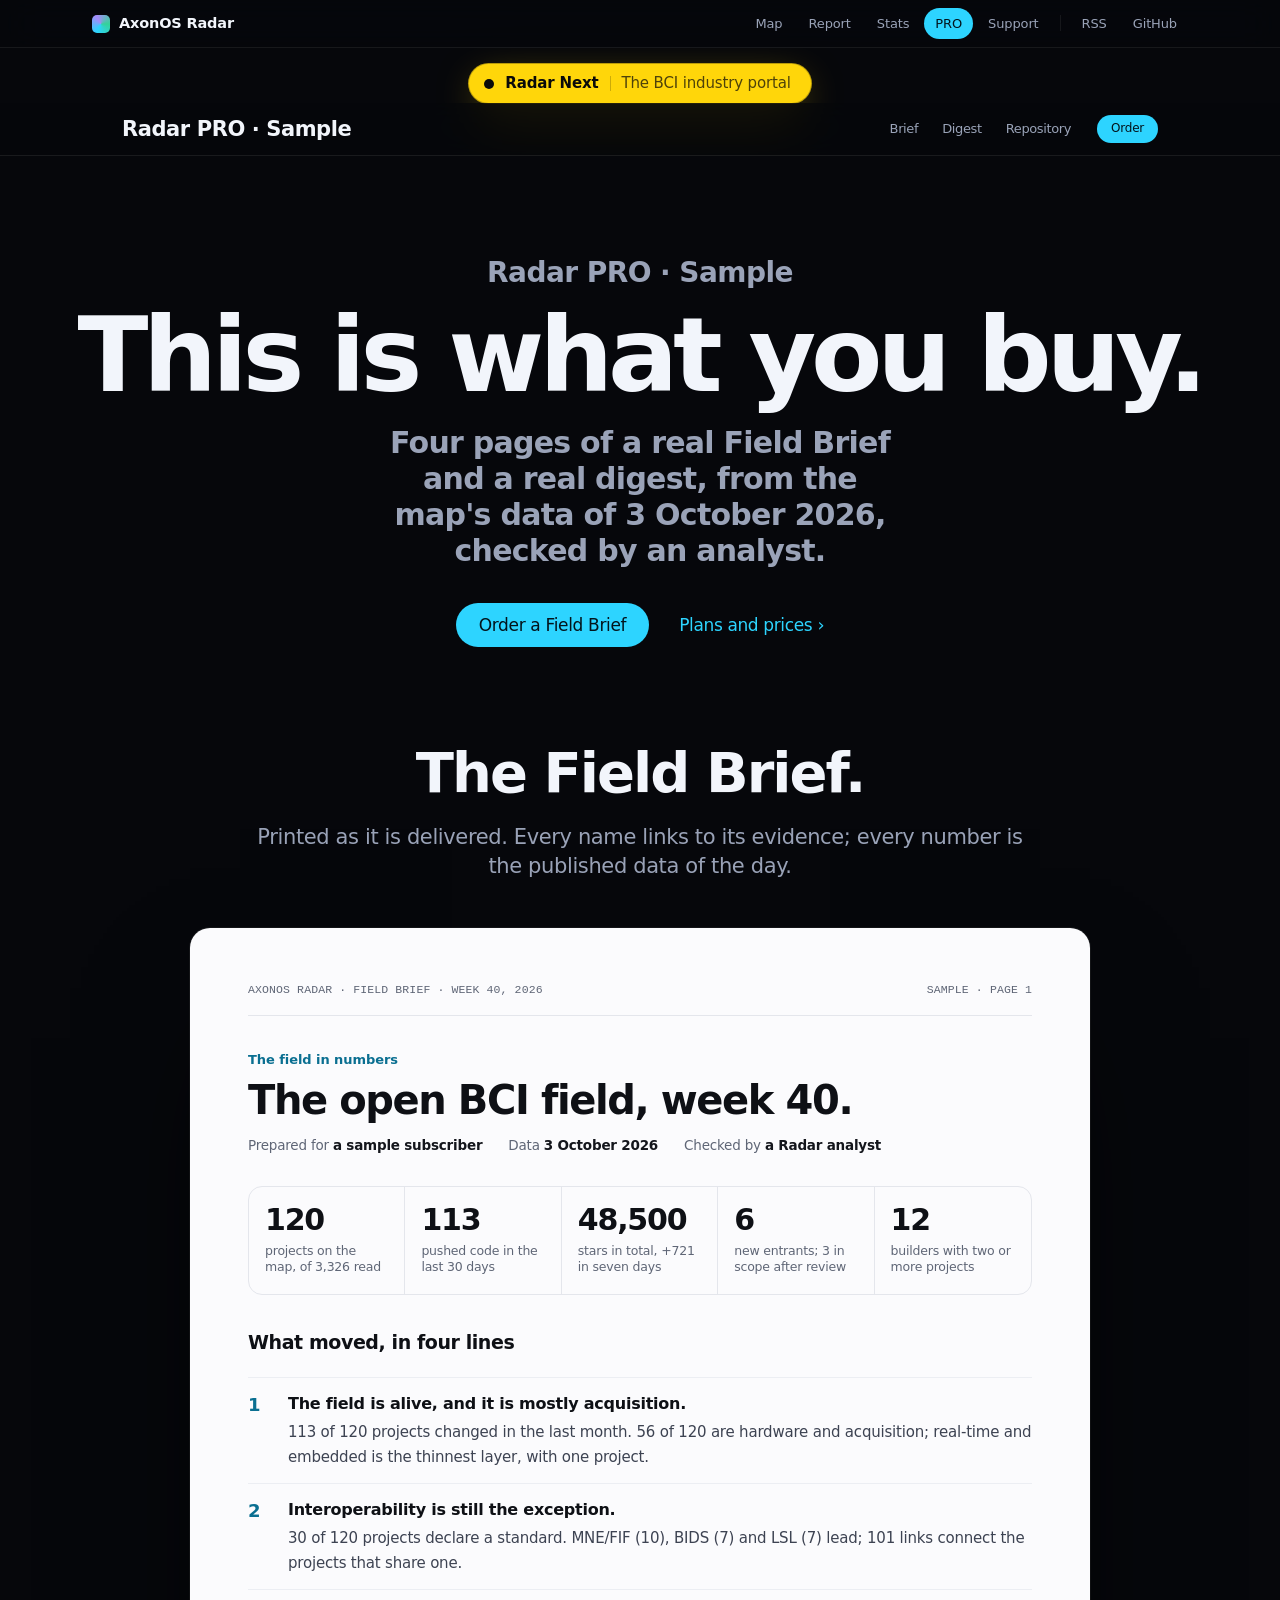
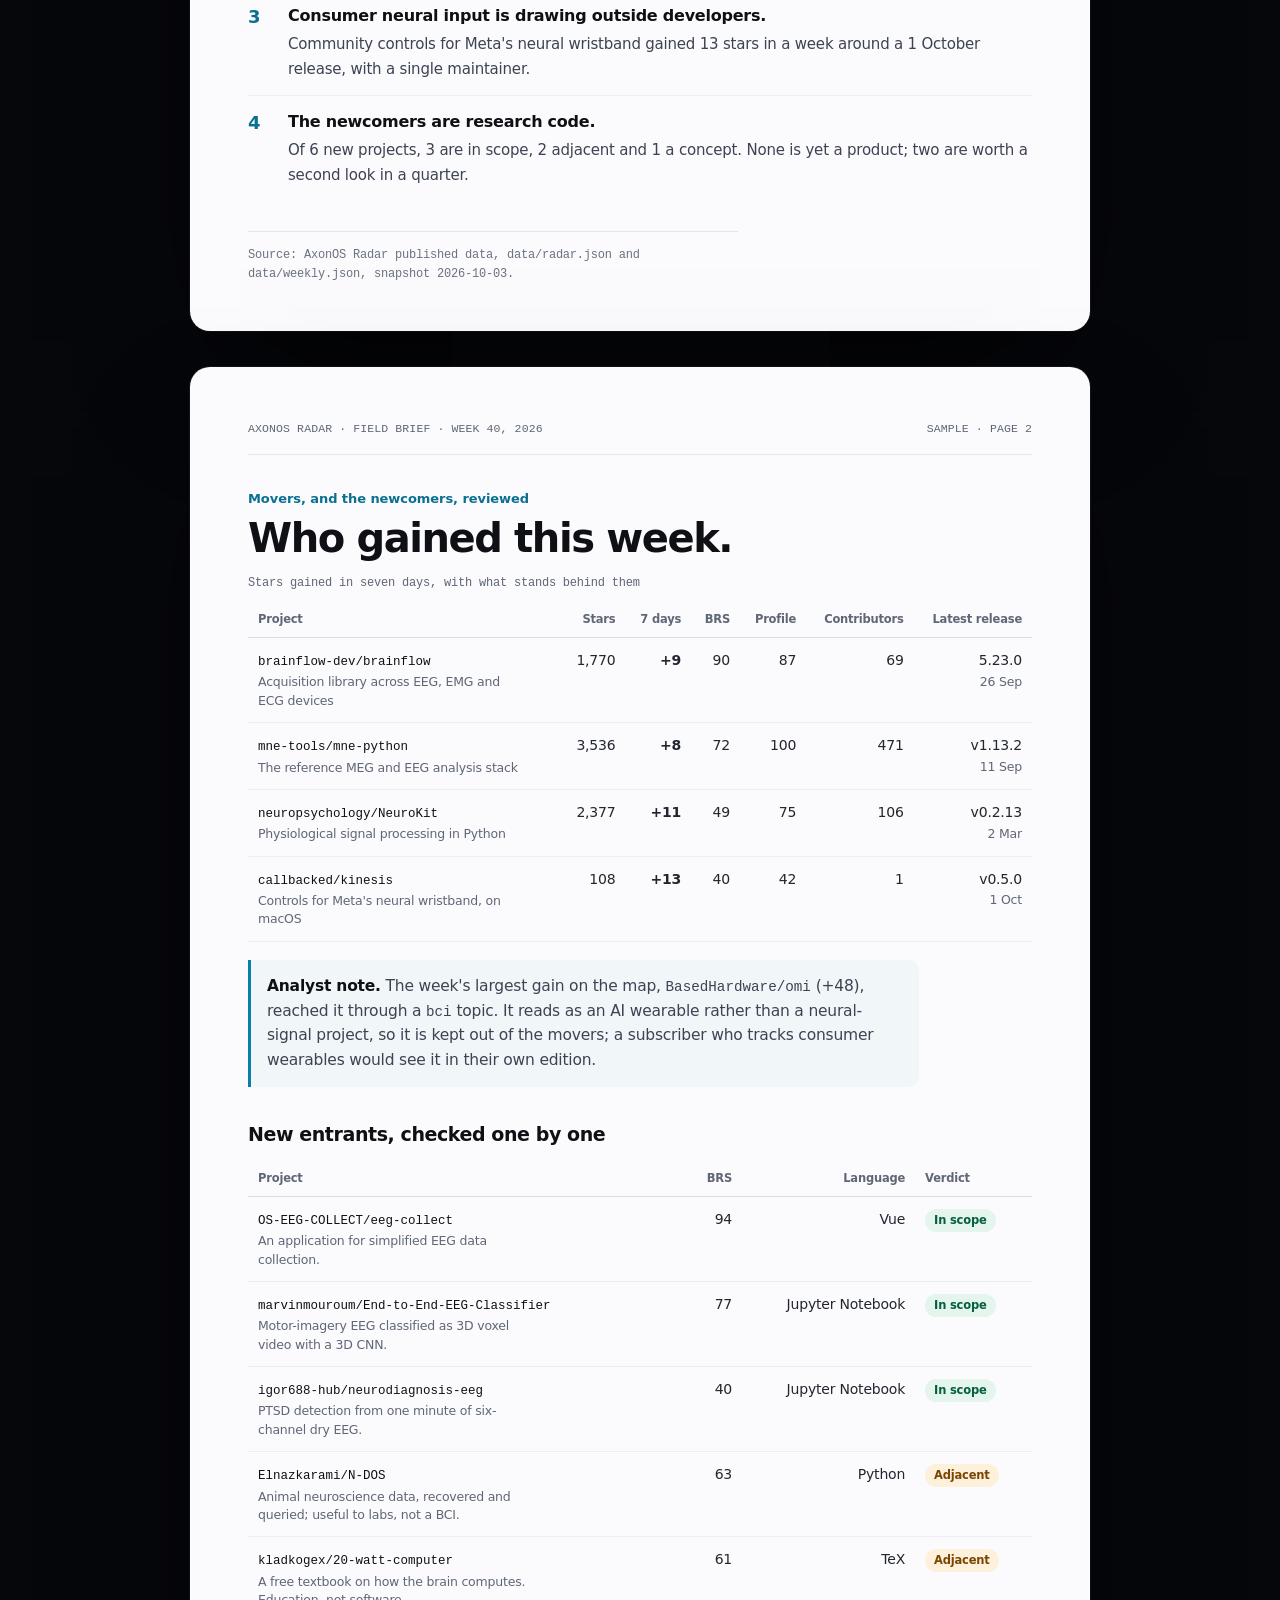
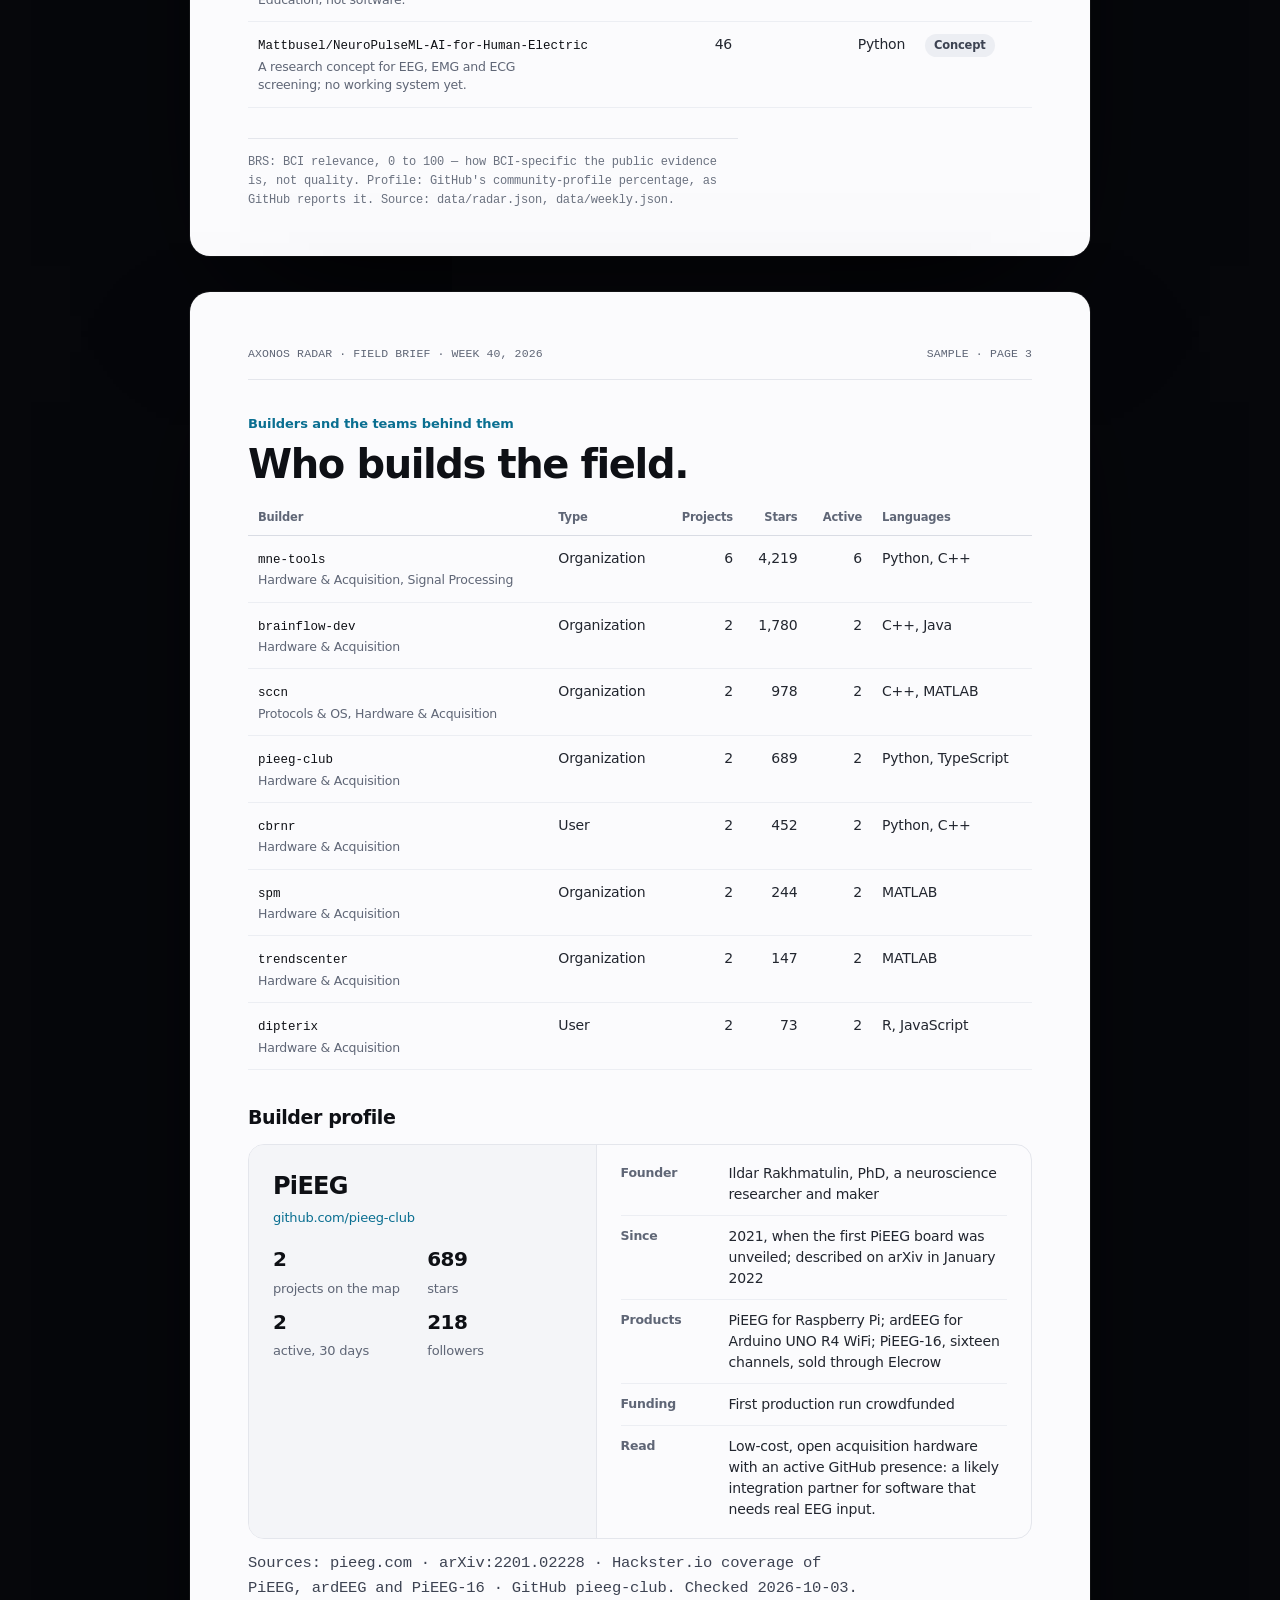
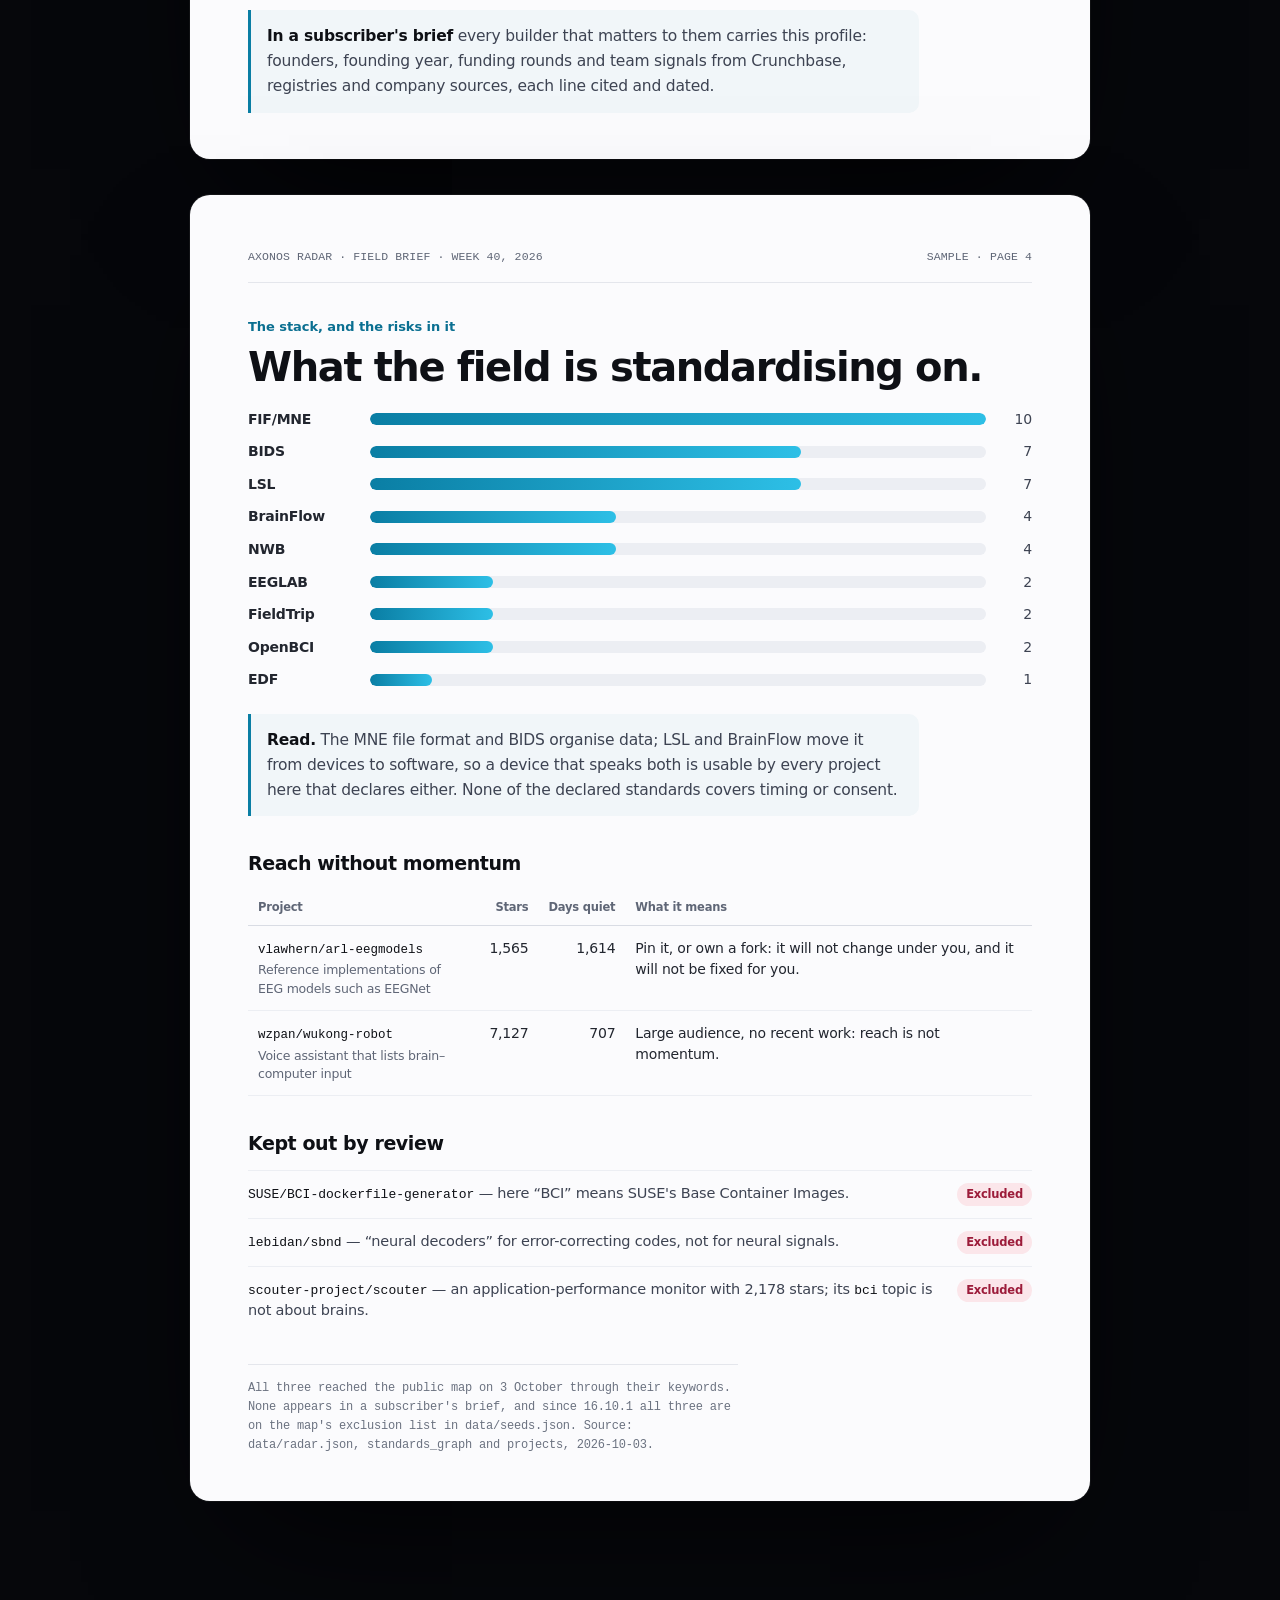
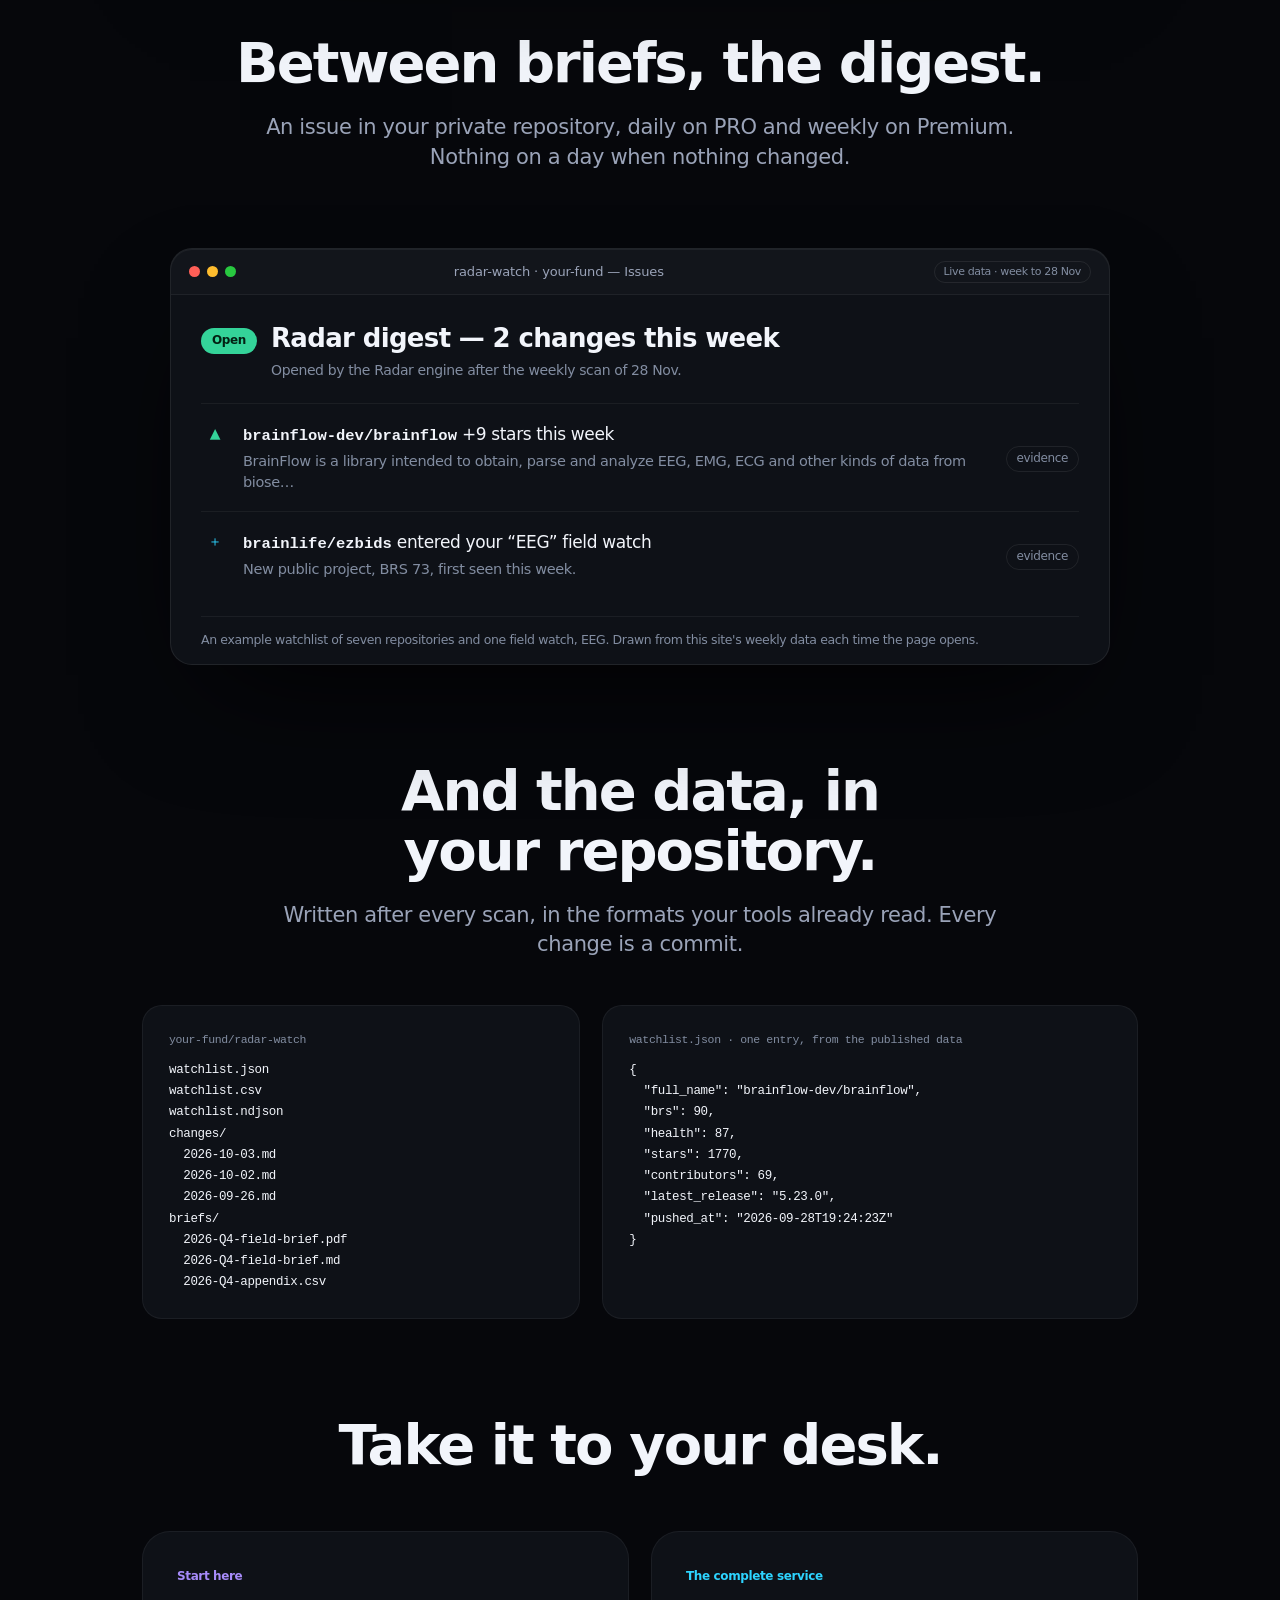
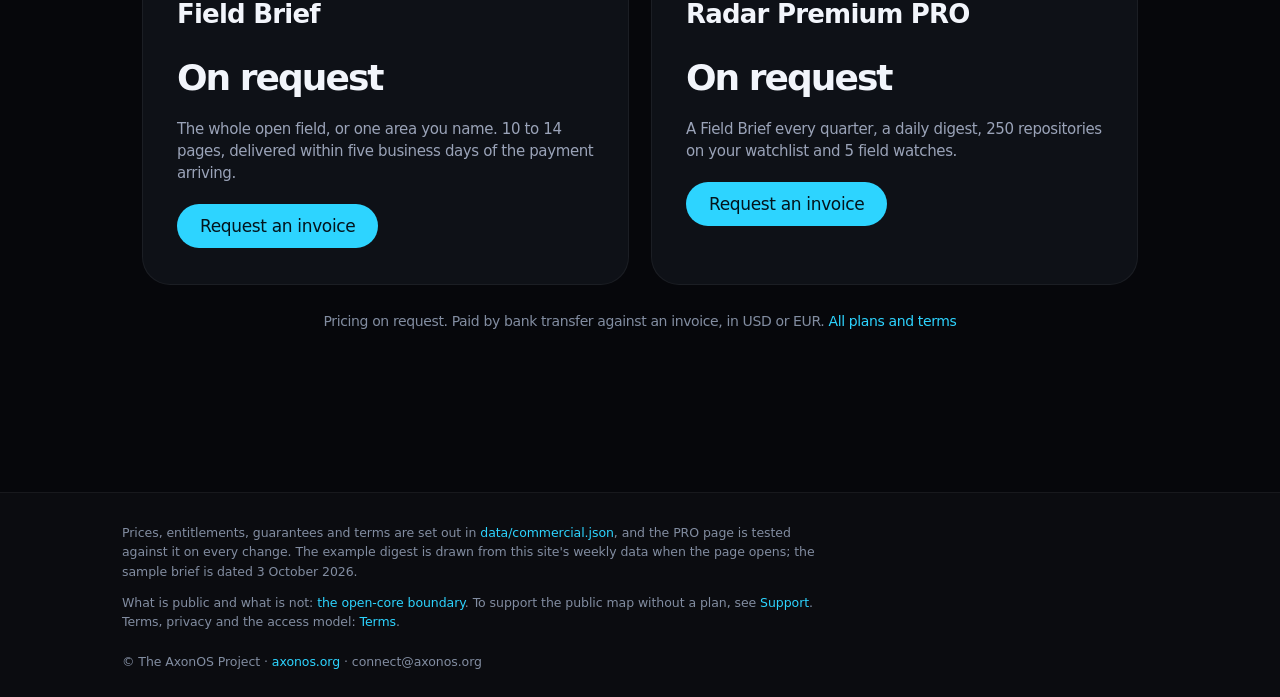
<file: sample.html>
<!doctype html>
<!-- SPDX-License-Identifier: MIT
     SPDX-FileCopyrightText: 2026 The AxonOS Project / Denis Yermakou <connect@axonos.org> -->
<html lang="en">
<head>
<meta charset="utf-8">
<meta name="viewport" content="width=device-width, initial-scale=1, viewport-fit=cover">
<meta http-equiv="Content-Security-Policy" content="default-src 'self'; img-src 'self' data:; style-src 'self'; script-src 'self'; connect-src 'self'; base-uri 'self'; form-action 'none'">
<meta name="referrer" content="no-referrer">
<meta name="color-scheme" content="dark">
<meta name="theme-color" content="#06070b">
<title>Radar PRO — the sample brief: what a subscriber receives</title>
<meta name="description" content="Four pages of a real Field Brief and a real digest, built from the AxonOS Radar&#x27;s published data of 3 October 2026 and checked by an analyst.">
<meta property="og:title" content="Radar PRO — the sample brief: what a subscriber receives">
<meta property="og:description" content="Four pages of a real Field Brief and a real digest, built from the AxonOS Radar&#x27;s published data of 3 October 2026 and checked by an analyst.">
<meta property="og:image" content="https://axonos-bci.github.io/axonos-community-radar/og-image.png">
<meta property="og:url" content="https://axonos-bci.github.io/axonos-community-radar/sample.html">
<link rel="canonical" href="https://axonos-bci.github.io/axonos-community-radar/sample.html">
<meta name="twitter:card" content="summary_large_image">
<link rel="icon" href="data:image/svg+xml,%3Csvg xmlns='http://www.w3.org/2000/svg' viewBox='0 0 32 32'%3E%3Ccircle cx='16' cy='16' r='14' fill='%232dd4ff'/%3E%3C/svg%3E">
<link rel="stylesheet" href="./assets/house.css">
<link rel="stylesheet" href="assets/product.css">
</head>
<body>

<nav class="gnav static" aria-label="AxonOS Radar">
  <div class="gnav-in">
    <a class="brand" href="./"><span class="m" aria-hidden="true"></span><span class="bt">AxonOS Radar</span></a>
    <div class="gnav-links">
      <a class="nav-link" href="./">Map</a>
      <a class="nav-link" href="./report.html">Report</a>
      <a class="nav-link" href="./stats.html">Stats</a>
      <a class="nav-link pro" href="./pro.html" aria-current="page">PRO</a>
      <a class="nav-link" href="./support.html">Support</a>
      <span class="nav-sep" aria-hidden="true"></span>
      <a class="nav-link nav-secondary" href="./feed.xml">RSS</a>
      <a class="nav-link nav-secondary" href="https://github.com/AxonOS-BCI/axonos-community-radar">GitHub</a>
    </div>
  </div>
</nav>
<div class="nx-bar"><a class="nx" href="./preview.html"><span class="nx-dot" aria-hidden="true"></span>Radar Next<span class="nx-sub">The BCI industry portal</span></a></div>

<nav class="lnav" aria-label="The sample">
  <div class="lnav-in">
    <span class="lnav-title">Radar PRO · Sample</span>
    <div class="lnav-links">
      <a href="#brief">Brief</a>
      <a href="#digest">Digest</a>
      <a href="#repository">Repository</a>
    </div>
    <a class="pill small" href="#buy">Order</a>
  </div>
</nav>

<main>

  <header class="hero">
    <p class="hero-name">Radar PRO · Sample</p>
    <h1>This is what you buy.</h1>
    <p class="hero-sub">Four pages of a real Field Brief and a real digest, from the map's data of 3 October 2026, checked by an analyst.</p>
    <div class="hero-cta">
      <a class="pill" href="#buy">Order a Field Brief</a>
      <a class="more" href="./pro.html#plans">Plans and prices</a>
    </div>
  </header>

  <div class="s-wrap">
  <section class="s-sect" id="brief" aria-labelledby="brief-h">
    <h2 id="brief-h" class="sect">The Field Brief.</h2>
    <p class="sect-sub">Printed as it is delivered. Every name links to its evidence; every number is the published data of the day.</p>

    <article class="sheet" aria-label="Brief, page 1">
      <div class="run"><span>AXONOS RADAR · FIELD BRIEF · WEEK 40, 2026</span><span>SAMPLE · PAGE 1</span></div>
      <p class="kick">The field in numbers</p>
      <h2>The open BCI field, week 40.</h2>
      <div class="meta"><span>Prepared for <b>a sample subscriber</b></span><span>Data <b>3 October 2026</b></span><span>Checked by <b>a Radar analyst</b></span></div>
      <div class="kpis">
        <div><b>120</b><span>projects on the map, of 3,326 read</span></div>
        <div><b>113</b><span>pushed code in the last 30 days</span></div>
        <div><b>48,500</b><span>stars in total, +721 in seven days</span></div>
        <div><b>6</b><span>new entrants; 3 in scope after review</span></div>
        <div><b>12</b><span>builders with two or more projects</span></div>
      </div>
      <h3>What moved, in four lines</h3>
      <ol class="findings">
        <li><div><b>The field is alive, and it is mostly acquisition.</b><span>113 of 120 projects changed in the last month. 56 of 120 are hardware and acquisition; real-time and embedded is the thinnest layer, with one project.</span></div></li>
        <li><div><b>Interoperability is still the exception.</b><span>30 of 120 projects declare a standard. MNE/FIF (10), BIDS (7) and LSL (7) lead; 101 links connect the projects that share one.</span></div></li>
        <li><div><b>Consumer neural input is drawing outside developers.</b><span>Community controls for Meta's neural wristband gained 13 stars in a week around a 1 October release, with a single maintainer.</span></div></li>
        <li><div><b>The newcomers are research code.</b><span>Of 6 new projects, 3 are in scope, 2 adjacent and 1 a concept. None is yet a product; two are worth a second look in a quarter.</span></div></li>
      </ol>
      <p class="foot-note">Source: AxonOS Radar published data, data/radar.json and data/weekly.json, snapshot 2026-10-03.</p>
    </article>

    <article class="sheet" aria-label="Brief, page 2">
      <div class="run"><span>AXONOS RADAR · FIELD BRIEF · WEEK 40, 2026</span><span>SAMPLE · PAGE 2</span></div>
      <p class="kick">Movers, and the newcomers, reviewed</p>
      <h2>Who gained this week.</h2>
      <div class="tw"><table class="stab">
        <caption>Stars gained in seven days, with what stands behind them</caption>
        <thead><tr><th>Project</th><th class="n">Stars</th><th class="n">7 days</th><th class="n">BRS</th><th class="n">Profile</th><th class="n">Contributors</th><th class="n">Latest release</th></tr></thead>
        <tbody>
<tr><td><a href="https://github.com/brainflow-dev/brainflow" rel="noopener"><code>brainflow-dev/brainflow</code></a><span class="d">Acquisition library across EEG, EMG and ECG devices</span></td><td class="n">1,770</td><td class="n pos">+9</td><td class="n">90</td><td class="n">87</td><td class="n">69</td><td class="n">5.23.0<span class="d">26 Sep</span></td></tr>
<tr><td><a href="https://github.com/mne-tools/mne-python" rel="noopener"><code>mne-tools/mne-python</code></a><span class="d">The reference MEG and EEG analysis stack</span></td><td class="n">3,536</td><td class="n pos">+8</td><td class="n">72</td><td class="n">100</td><td class="n">471</td><td class="n">v1.13.2<span class="d">11 Sep</span></td></tr>
<tr><td><a href="https://github.com/neuropsychology/NeuroKit" rel="noopener"><code>neuropsychology/NeuroKit</code></a><span class="d">Physiological signal processing in Python</span></td><td class="n">2,377</td><td class="n pos">+11</td><td class="n">49</td><td class="n">75</td><td class="n">106</td><td class="n">v0.2.13<span class="d">2 Mar</span></td></tr>
<tr><td><a href="https://github.com/callbacked/kinesis" rel="noopener"><code>callbacked/kinesis</code></a><span class="d">Controls for Meta&#x27;s neural wristband, on macOS</span></td><td class="n">108</td><td class="n pos">+13</td><td class="n">40</td><td class="n">42</td><td class="n">1</td><td class="n">v0.5.0<span class="d">1 Oct</span></td></tr>
        </tbody>
      </table></div>
      <p class="note"><b>Analyst note.</b> The week's largest gain on the map, <code>BasedHardware/omi</code> (+48), reached it through a <code>bci</code> topic. It reads as an AI wearable rather than a neural-signal project, so it is kept out of the movers; a subscriber who tracks consumer wearables would see it in their own edition.</p>
      <h3>New entrants, checked one by one</h3>
      <div class="tw"><table class="stab">
        <thead><tr><th>Project</th><th class="n">BRS</th><th class="n">Language</th><th>Verdict</th></tr></thead>
        <tbody>
<tr><td><a href="https://github.com/OS-EEG-COLLECT/eeg-collect" rel="noopener"><code>OS-EEG-COLLECT/</code><code>eeg-collect</code></a><span class="d">An application for simplified EEG data collection.</span></td><td class="n">94</td><td class="n">Vue</td><td><span class="vchip in">In scope</span></td></tr>
<tr><td><a href="https://github.com/marvinmouroum/End-to-End-EEG-Classifier" rel="noopener"><code>marvinmouroum/</code><code>End-to-End-EEG-Classifier</code></a><span class="d">Motor-imagery EEG classified as 3D voxel video with a 3D CNN.</span></td><td class="n">77</td><td class="n">Jupyter Notebook</td><td><span class="vchip in">In scope</span></td></tr>
<tr><td><a href="https://github.com/igor688-hub/neurodiagnosis-eeg" rel="noopener"><code>igor688-hub/</code><code>neurodiagnosis-eeg</code></a><span class="d">PTSD detection from one minute of six-channel dry EEG.</span></td><td class="n">40</td><td class="n">Jupyter Notebook</td><td><span class="vchip in">In scope</span></td></tr>
<tr><td><a href="https://github.com/Elnazkarami/N-DOS" rel="noopener"><code>Elnazkarami/</code><code>N-DOS</code></a><span class="d">Animal neuroscience data, recovered and queried; useful to labs, not a BCI.</span></td><td class="n">63</td><td class="n">Python</td><td><span class="vchip adj">Adjacent</span></td></tr>
<tr><td><a href="https://github.com/kladkogex/20-watt-computer" rel="noopener"><code>kladkogex/</code><code>20-watt-computer</code></a><span class="d">A free textbook on how the brain computes. Education, not software.</span></td><td class="n">61</td><td class="n">TeX</td><td><span class="vchip adj">Adjacent</span></td></tr>
<tr><td><a href="https://github.com/Mattbusel/NeuroPulseML-AI-for-Human-Electrical-Signal-Diagnostics" rel="noopener"><code>Mattbusel/</code><code>NeuroPulseML-AI-for-Human-Electric</code></a><span class="d">A research concept for EEG, EMG and ECG screening; no working system yet.</span></td><td class="n">46</td><td class="n">Python</td><td><span class="vchip co">Concept</span></td></tr>
        </tbody>
      </table></div>
      <p class="foot-note">BRS: BCI relevance, 0 to 100 — how BCI-specific the public evidence is, not quality. Profile: GitHub's community-profile percentage, as GitHub reports it. Source: data/radar.json, data/weekly.json.</p>
    </article>

    <article class="sheet" aria-label="Brief, page 3">
      <div class="run"><span>AXONOS RADAR · FIELD BRIEF · WEEK 40, 2026</span><span>SAMPLE · PAGE 3</span></div>
      <p class="kick">Builders and the teams behind them</p>
      <h2>Who builds the field.</h2>
      <div class="tw"><table class="stab">
        <thead><tr><th>Builder</th><th>Type</th><th class="n">Projects</th><th class="n">Stars</th><th class="n">Active</th><th>Languages</th></tr></thead>
        <tbody>
<tr><td><a href="https://github.com/mne-tools" rel="noopener"><code>mne-tools</code></a><span class="d">Hardware &amp; Acquisition, Signal Processing</span></td><td>Organization</td><td class="n">6</td><td class="n">4,219</td><td class="n">6</td><td>Python, C++</td></tr>
<tr><td><a href="https://github.com/brainflow-dev" rel="noopener"><code>brainflow-dev</code></a><span class="d">Hardware &amp; Acquisition</span></td><td>Organization</td><td class="n">2</td><td class="n">1,780</td><td class="n">2</td><td>C++, Java</td></tr>
<tr><td><a href="https://github.com/sccn" rel="noopener"><code>sccn</code></a><span class="d">Protocols &amp; OS, Hardware &amp; Acquisition</span></td><td>Organization</td><td class="n">2</td><td class="n">978</td><td class="n">2</td><td>C++, MATLAB</td></tr>
<tr><td><a href="https://github.com/pieeg-club" rel="noopener"><code>pieeg-club</code></a><span class="d">Hardware &amp; Acquisition</span></td><td>Organization</td><td class="n">2</td><td class="n">689</td><td class="n">2</td><td>Python, TypeScript</td></tr>
<tr><td><a href="https://github.com/cbrnr" rel="noopener"><code>cbrnr</code></a><span class="d">Hardware &amp; Acquisition</span></td><td>User</td><td class="n">2</td><td class="n">452</td><td class="n">2</td><td>Python, C++</td></tr>
<tr><td><a href="https://github.com/spm" rel="noopener"><code>spm</code></a><span class="d">Hardware &amp; Acquisition</span></td><td>Organization</td><td class="n">2</td><td class="n">244</td><td class="n">2</td><td>MATLAB</td></tr>
<tr><td><a href="https://github.com/trendscenter" rel="noopener"><code>trendscenter</code></a><span class="d">Hardware &amp; Acquisition</span></td><td>Organization</td><td class="n">2</td><td class="n">147</td><td class="n">2</td><td>MATLAB</td></tr>
<tr><td><a href="https://github.com/dipterix" rel="noopener"><code>dipterix</code></a><span class="d">Hardware &amp; Acquisition</span></td><td>User</td><td class="n">2</td><td class="n">73</td><td class="n">2</td><td>R, JavaScript</td></tr>
        </tbody>
      </table></div>
      <h3>Builder profile</h3>
      <div class="profile">
        <div class="ph"><b>PiEEG</b><span><a href="https://github.com/pieeg-club" rel="noopener">github.com/pieeg-club</a></span>
          <div class="mini"><div><b>2</b><span>projects on the map</span></div><div><b>689</b><span>stars</span></div><div><b>2</b><span>active, 30 days</span></div><div><b>218</b><span>followers</span></div></div></div>
        <dl>
          <div><dt>Founder</dt><dd>Ildar Rakhmatulin, PhD, a neuroscience researcher and maker</dd></div>
          <div><dt>Since</dt><dd>2021, when the first PiEEG board was unveiled; described on arXiv in January 2022</dd></div>
          <div><dt>Products</dt><dd>PiEEG for Raspberry Pi; ardEEG for Arduino UNO R4 WiFi; PiEEG-16, sixteen channels, sold through Elecrow</dd></div>
          <div><dt>Funding</dt><dd>First production run crowdfunded</dd></div>
          <div><dt>Read</dt><dd>Low-cost, open acquisition hardware with an active GitHub presence: a likely integration partner for software that needs real EEG input.</dd></div>
        </dl>
      </div>
      <p class="src">Sources: pieeg.com · arXiv:2201.02228 · Hackster.io coverage of PiEEG, ardEEG and PiEEG-16 · GitHub pieeg-club. Checked 2026-10-03.</p>
      <p class="note"><b>In a subscriber's brief</b> every builder that matters to them carries this profile: founders, founding year, funding rounds and team signals from Crunchbase, registries and company sources, each line cited and dated.</p>
    </article>

    <article class="sheet" aria-label="Brief, page 4">
      <div class="run"><span>AXONOS RADAR · FIELD BRIEF · WEEK 40, 2026</span><span>SAMPLE · PAGE 4</span></div>
      <p class="kick">The stack, and the risks in it</p>
      <h2>What the field is standardising on.</h2>
      <ul class="bars" aria-label="Projects declaring each standard">
<li><span class="lbl">FIF/MNE</span><span class="track"><span class="fill b100"></span></span><span class="c">10</span></li>
<li><span class="lbl">BIDS</span><span class="track"><span class="fill b70"></span></span><span class="c">7</span></li>
<li><span class="lbl">LSL</span><span class="track"><span class="fill b70"></span></span><span class="c">7</span></li>
<li><span class="lbl">BrainFlow</span><span class="track"><span class="fill b40"></span></span><span class="c">4</span></li>
<li><span class="lbl">NWB</span><span class="track"><span class="fill b40"></span></span><span class="c">4</span></li>
<li><span class="lbl">EEGLAB</span><span class="track"><span class="fill b20"></span></span><span class="c">2</span></li>
<li><span class="lbl">FieldTrip</span><span class="track"><span class="fill b20"></span></span><span class="c">2</span></li>
<li><span class="lbl">OpenBCI</span><span class="track"><span class="fill b20"></span></span><span class="c">2</span></li>
<li><span class="lbl">EDF</span><span class="track"><span class="fill b10"></span></span><span class="c">1</span></li>
      </ul>
      <p class="note"><b>Read.</b> The MNE file format and BIDS organise data; LSL and BrainFlow move it from devices to software, so a device that speaks both is usable by every project here that declares either. None of the declared standards covers timing or consent.</p>
      <h3>Reach without momentum</h3>
      <div class="tw"><table class="stab">
        <thead><tr><th>Project</th><th class="n">Stars</th><th class="n">Days quiet</th><th>What it means</th></tr></thead>
        <tbody>
<tr><td><a href="https://github.com/vlawhern/arl-eegmodels" rel="noopener"><code>vlawhern/arl-eegmodels</code></a><span class="d">Reference implementations of EEG models such as EEGNet</span></td><td class="n">1,565</td><td class="n">1,614</td><td>Pin it, or own a fork: it will not change under you, and it will not be fixed for you.</td></tr>
<tr><td><a href="https://github.com/wzpan/wukong-robot" rel="noopener"><code>wzpan/wukong-robot</code></a><span class="d">Voice assistant that lists brain–computer input</span></td><td class="n">7,127</td><td class="n">707</td><td>Large audience, no recent work: reach is not momentum.</td></tr>
        </tbody>
      </table></div>
      <h3>Kept out by review</h3>
      <ul class="excl">
        <li><span><code>SUSE/BCI-dockerfile-generator</code> — here “BCI” means SUSE's Base Container Images.</span><span class="vchip ex">Excluded</span></li>
        <li><span><code>lebidan/sbnd</code> — “neural decoders” for error-correcting codes, not for neural signals.</span><span class="vchip ex">Excluded</span></li>
        <li><span><code>scouter-project/scouter</code> — an application-performance monitor with 2,178 stars; its <code>bci</code> topic is not about brains.</span><span class="vchip ex">Excluded</span></li>
      </ul>
      <p class="foot-note">All three reached the public map on 3 October through their keywords. None appears in a subscriber's brief, and since 16.10.1 all three are on the map's exclusion list in data/seeds.json. Source: data/radar.json, standards_graph and projects, 2026-10-03.</p>
    </article>
  </section>

  <section class="s-sect" id="digest" aria-labelledby="digest-h">
    <h2 id="digest-h" class="sect">Between briefs, the digest.</h2>
    <p class="sect-sub">An issue in your private repository, daily on PRO and weekly on Premium. Nothing on a day when nothing changed.</p>
    <figure class="window" data-digest data-watch="callbacked/kinesis brainflow-dev/brainflow mne-tools/mne-python mne-tools/mne-bids neuropsychology/NeuroKit sccn/liblsl pieeg-club/PiEEG-server" data-field-watch="EEG" aria-label="A digest as a subscriber receives it">
      <div class="win-bar">
        <span class="lights" aria-hidden="true"><i></i><i></i><i></i></span>
        <span class="win-title">radar-watch · your-fund — Issues</span>
        <span class="win-tag" data-digest-tag>Live data</span>
      </div>
      <div class="win-body">
        <div class="issue-head">
          <span class="state">Open</span>
          <div>
            <h2 class="issue-title" data-digest-title>Radar digest</h2>
            <p class="issue-meta" data-digest-meta>Opened by the Radar engine after the weekly scan.</p>
          </div>
        </div>
        <ol class="changes" data-digest-list></ol>
        <p class="win-note">An example watchlist of seven repositories and one field watch, EEG. Drawn from this site's weekly data each time the page opens.</p>
      </div>
    </figure>
  </section>

  <section class="s-sect" id="repository" aria-labelledby="repo-h">
    <h2 id="repo-h" class="sect">And the data, in your repository.</h2>
    <p class="sect-sub">Written after every scan, in the formats your tools already read. Every change is a commit.</p>
    <div class="files2">
      <pre><span class="k">your-fund/radar-watch</span>watchlist.json
watchlist.csv
watchlist.ndjson
changes/
  2026-10-03.md
  2026-10-02.md
  2026-09-26.md
briefs/
  2026-Q4-field-brief.pdf
  2026-Q4-field-brief.md
  2026-Q4-appendix.csv</pre>
      <pre><span class="k">watchlist.json · one entry, from the published data</span>{
  "full_name": "brainflow-dev/brainflow",
  "brs": 90,
  "health": 87,
  "stars": 1770,
  "contributors": 69,
  "latest_release": "5.23.0",
  "pushed_at": "2026-09-28T19:24:23Z"
}</pre>
    </div>
  </section>

  <section class="s-sect" id="buy" aria-labelledby="buy-h">
    <h2 id="buy-h" class="sect">Take it to your desk.</h2>
    <div class="buy">
      <article><p class="k">Start here</p><h3>Field Brief</h3><p class="amt"><b data-pricing="on-request">On request</b></p>
        <p>The whole open field, or one area you name. 10 to 14 pages, delivered within five business days of the payment arriving.</p>
        <a class="pill" href="mailto:connect@axonos.org?subject=Radar%20Field%20Brief%20%E2%80%94%20invoice%20request&amp;body=Company%3A%20%0ABilling%20address%3A%20%0ATax%20or%20VAT%20id%20%28if%20any%29%3A%20%0ACurrency%20%28USD%20or%20EUR%29%3A%20%0AFocus%20%28the%20whole%20field%2C%20or%20one%20area%29%3A%20%0A">Request an invoice</a></article>
      <article class="p"><p class="k">The complete service</p><h3>Radar Premium PRO</h3><p class="amt"><b data-pricing="on-request">On request</b></p>
        <p>A Field Brief every quarter, a daily digest, 250 repositories on your watchlist and 5 field watches.</p>
        <a class="pill" href="mailto:connect@axonos.org?subject=Radar%20Premium%20PRO%20%E2%80%94%20invoice%20request&amp;body=Company%3A%20%0ABilling%20address%3A%20%0ATax%20or%20VAT%20id%20%28if%20any%29%3A%20%0ACurrency%20%28USD%20or%20EUR%29%3A%20%0ARepositories%20or%20areas%20to%20watch%3A%20%0AGitHub%20usernames%20for%20access%3A%20%0A">Request an invoice</a></article>
    </div>
    <p class="fine2">Pricing on request. Paid by bank transfer against an invoice, in USD or EUR. <a href="./pro.html#plans">All plans and terms</a></p>
  </section>
  </div>

</main>

<footer class="foot">
  <div class="foot-in">
    <p>Prices, entitlements, guarantees and terms are set out in
    <a href="https://github.com/AxonOS-BCI/axonos-community-radar/blob/main/data/commercial.json">data/commercial.json</a>,
    and the PRO page is tested against it on every change. The example digest is drawn from this site's weekly data when the page opens; the sample brief is dated 3 October 2026.</p>
    <p>What is public and what is not: <a href="https://github.com/AxonOS-BCI/axonos-community-radar/blob/main/docs/OPEN_CORE_BOUNDARY.md">the open-core boundary</a>.
    To support the public map without a plan, see <a href="./support.html">Support</a>.
    Terms, privacy and the access model: <a href="./terms.html">Terms</a>.</p>
    <p class="copy">© The AxonOS Project · <a href="https://axonos.org">axonos.org</a> · connect@axonos.org</p>
  </div>
</footer>

<script src="assets/offer.js" defer></script>
</body>
</html>
</file>
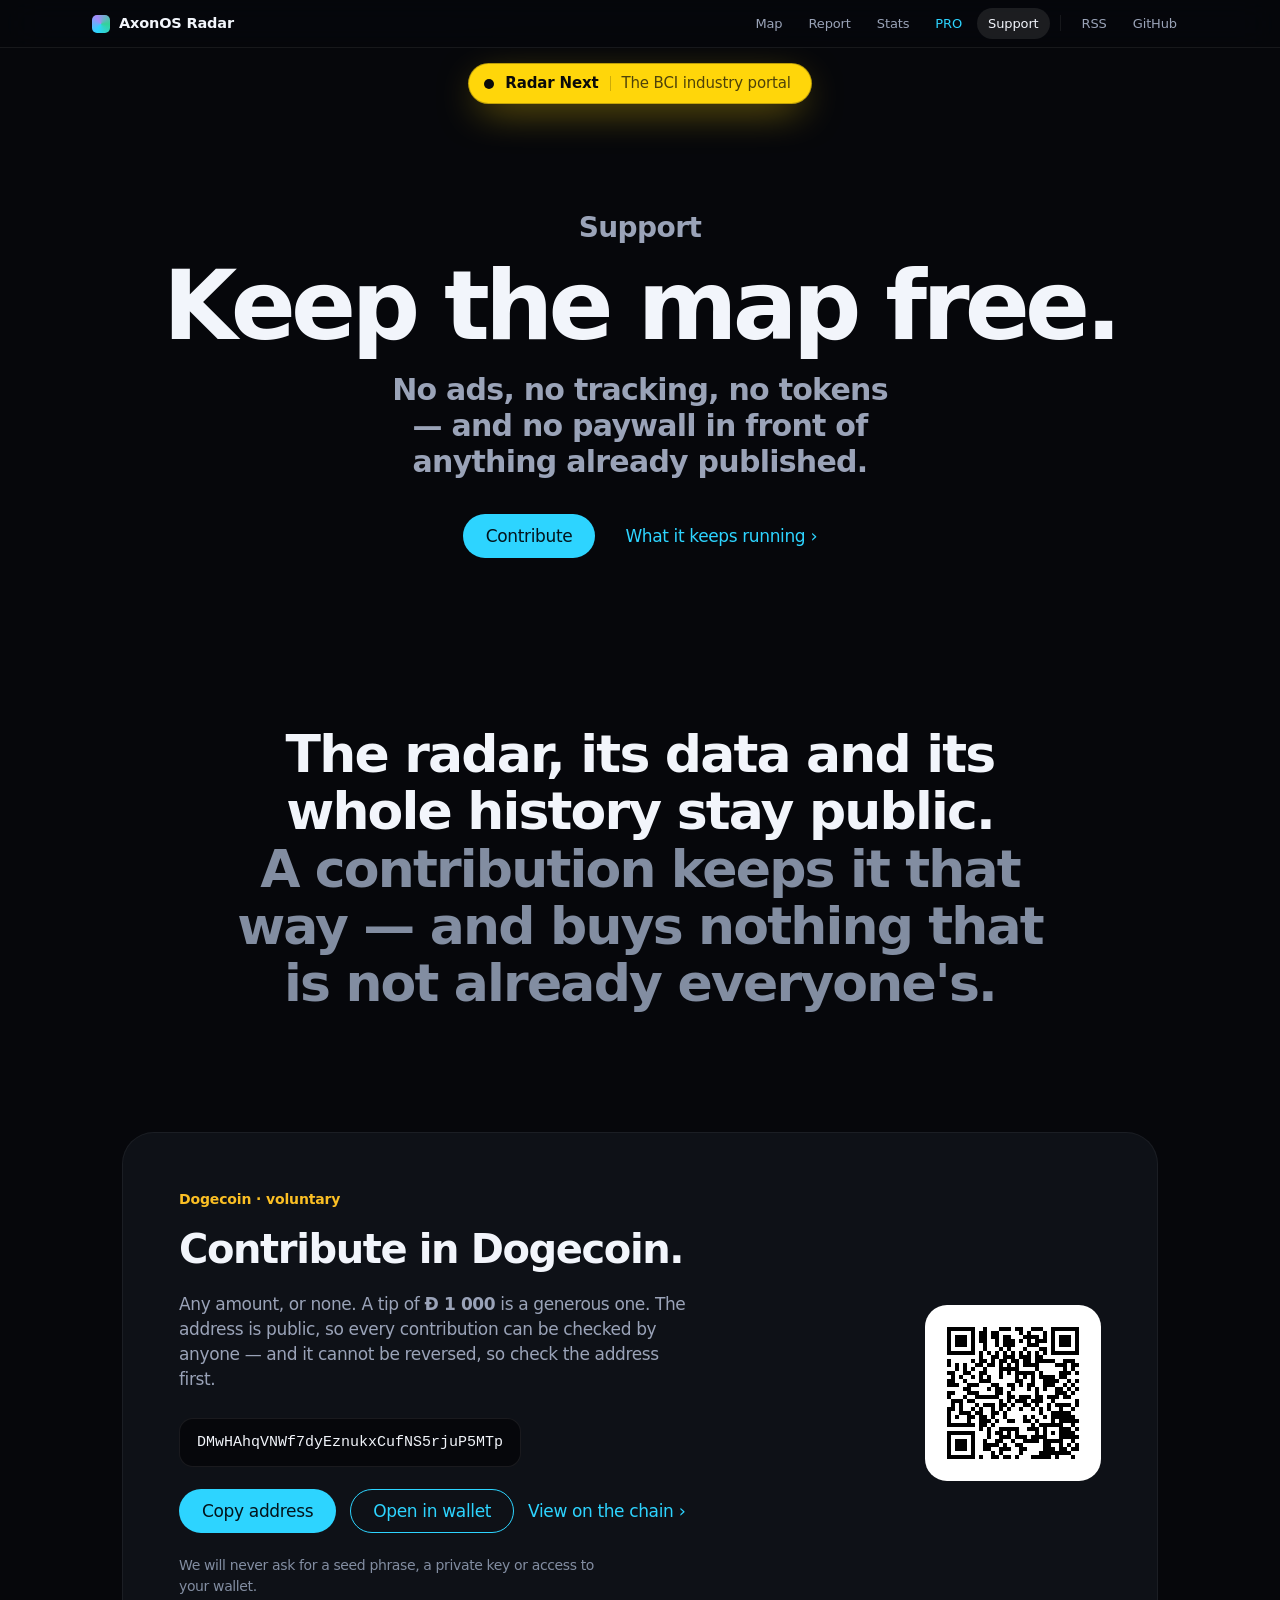
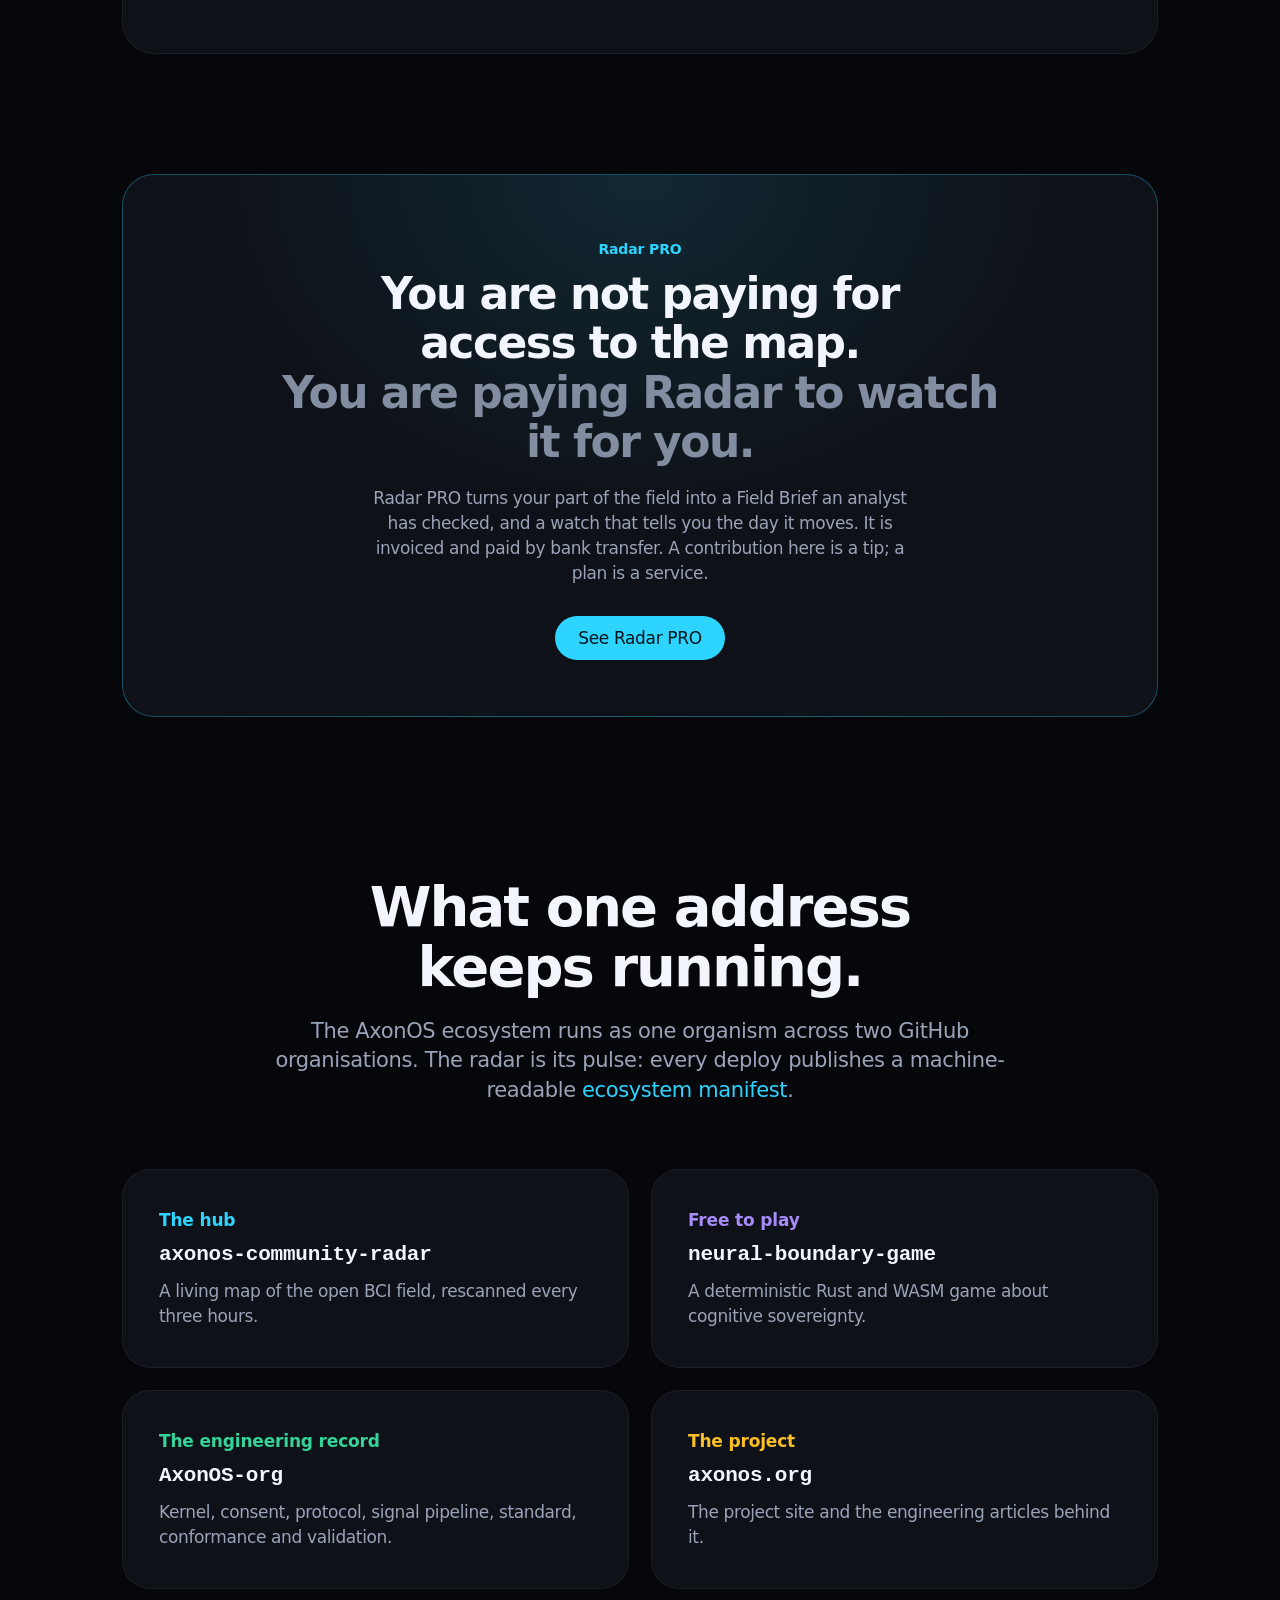
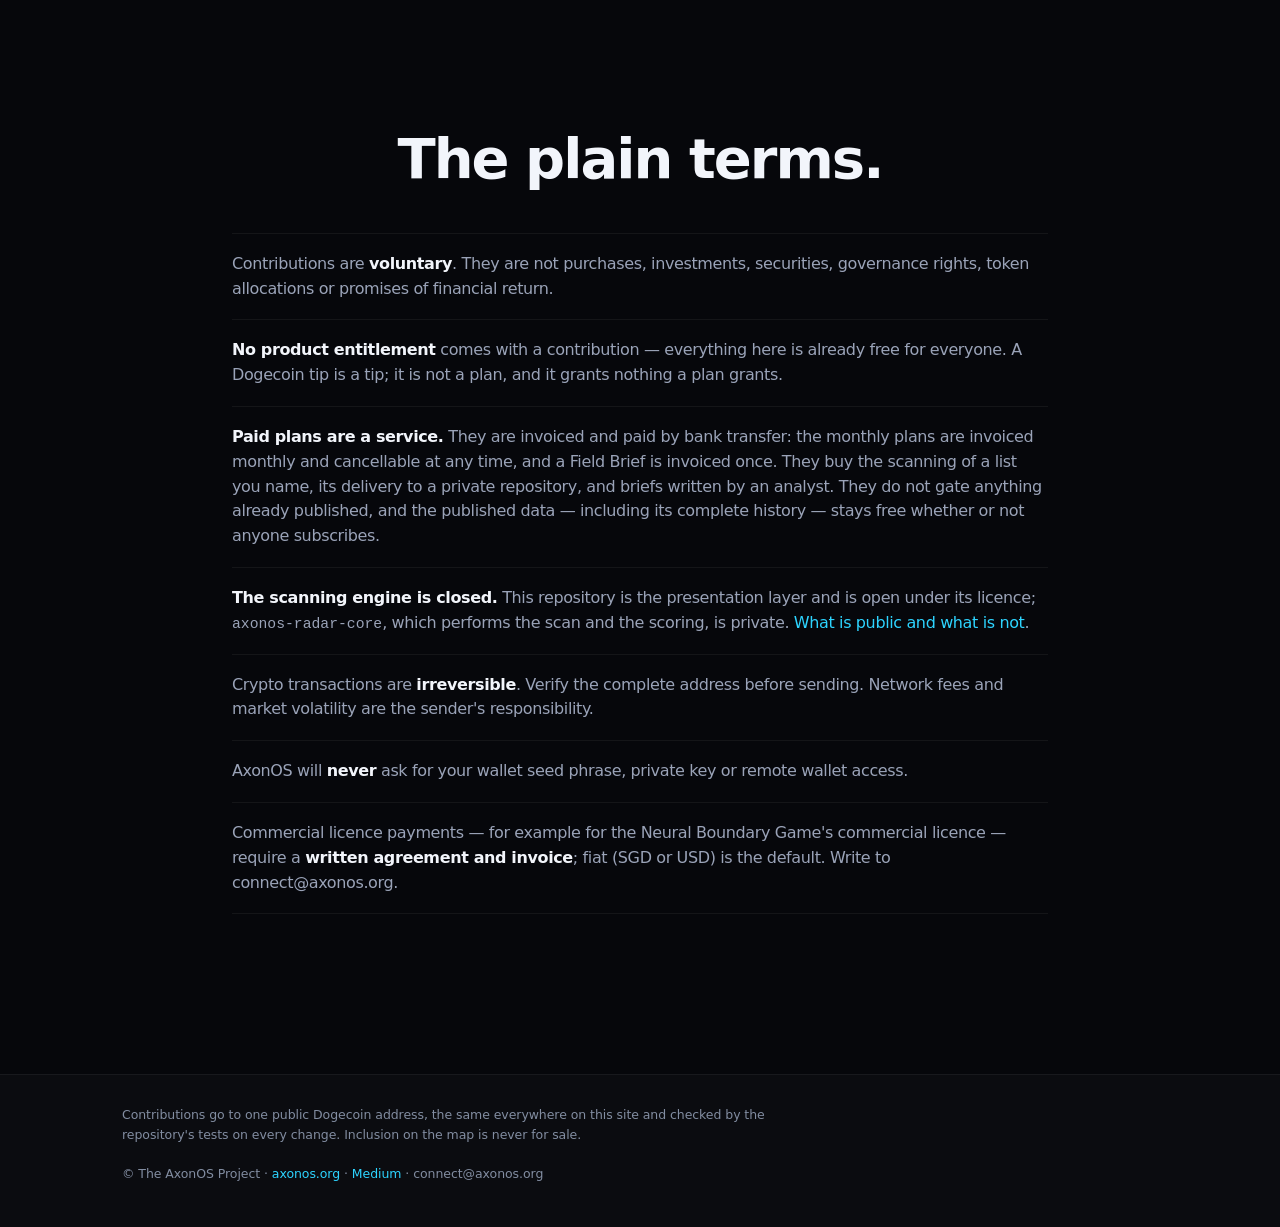
<file: support.html>
<!DOCTYPE html>
<html lang="en">
<head>
<meta charset="utf-8">
<meta name="viewport" content="width=device-width, initial-scale=1.0, viewport-fit=cover">
<meta http-equiv="Content-Security-Policy" content="default-src 'self'; img-src 'self' data: https://avatars.githubusercontent.com; style-src 'self'; script-src 'self'; connect-src 'self'; base-uri 'none'; form-action 'none'; frame-ancestors 'none'">
<meta name="theme-color" content="#06070b">
<meta name="color-scheme" content="dark">
<meta name="description" content="Support the AxonOS open-source ecosystem with a voluntary Dogecoin contribution. The map, its data and its history stay free for everyone.">
<meta property="og:type" content="website">
<meta property="og:site_name" content="AxonOS">
<meta property="og:title" content="Support AxonOS — keep the map free">
<meta property="og:description" content="A voluntary contribution keeps the radar, the Neural Boundary Game and the real-time neural OS free for everyone.">
<meta property="og:image" content="https://axonos-bci.github.io/axonos-community-radar/og-image.png">
<title>Support AxonOS — keep the map free</title>
<link rel="stylesheet" href="./assets/house.css">
<link rel="stylesheet" href="assets/product.css">
<link rel="stylesheet" href="assets/support.css">
</head>
<body>

<nav class="gnav" aria-label="AxonOS Radar">
  <div class="gnav-in">
    <a class="brand" href="./"><span class="m" aria-hidden="true"></span><span class="bt">AxonOS Radar</span></a>
    <div class="gnav-links">
      <a class="nav-link" href="./">Map</a>
      <a class="nav-link" href="./report.html">Report</a>
      <a class="nav-link" href="./stats.html">Stats</a>
      <a class="nav-link pro" href="./pro.html">PRO</a>
      <a class="nav-link" href="./support.html" aria-current="page">Support</a>
      <span class="nav-sep" aria-hidden="true"></span>
      <a class="nav-link nav-secondary" href="./feed.xml">RSS</a>
      <a class="nav-link nav-secondary" href="https://github.com/AxonOS-BCI/axonos-community-radar">GitHub</a>
    </div>
  </div>
</nav>
<div class="nx-bar"><a class="nx" href="./preview.html"><span class="nx-dot" aria-hidden="true"></span>Radar Next<span class="nx-sub">The BCI industry portal</span></a></div>

<main>

  <header class="hero s-hero">
    <p class="hero-name">Support</p>
    <h1>Keep the map free.</h1>
    <p class="hero-sub">No ads, no tracking, no tokens — and no paywall in front of anything already published.</p>
    <div class="hero-cta">
      <a class="pill" href="#give">Contribute</a>
      <a class="more" href="#feeds">What it keeps running</a>
    </div>
  </header>

  <section class="statement">
    <p>The radar, its data and its whole history stay public. <span>A contribution keeps it that way — and buys nothing that is not already everyone's.</span></p>
  </section>

  <section class="s-give" id="give" aria-labelledby="give-h">
    <div class="pay">
      <div class="pay-copy">
        <p class="t-k">Dogecoin · voluntary</p>
        <h2 id="give-h">Contribute in Dogecoin.</h2>
        <p>Any amount, or none. A tip of <b>Ð 1 000</b> is a generous one. The address is public, so every
        contribution can be checked by anyone — and it cannot be reversed, so check the address first.</p>
        <p class="addr-line"><code class="addr" id="dogeAddr">DMwHAhqVNWf7dyEznukxCufNS5rjuP5MTp</code></p>
        <div class="pay-cta">
          <button type="button" class="pill" id="copyAddr">Copy address</button>
          <a class="pill ghost" href="dogecoin:DMwHAhqVNWf7dyEznukxCufNS5rjuP5MTp" rel="noopener">Open in wallet</a>
          <a class="more" href="https://dogechain.info/address/DMwHAhqVNWf7dyEznukxCufNS5rjuP5MTp" rel="noopener">View on the chain</a>
        </div>
        <p class="fine">We will never ask for a seed phrase, a private key or access to your wallet.</p>
      </div>
      <img class="qr" src="assets/doge-qr.svg" width="176" height="176"
           alt="QR code encoding dogecoin:DMwHAhqVNWf7dyEznukxCufNS5rjuP5MTp" decoding="async">
    </div>
  </section>

  <section class="s-pro" aria-labelledby="pro-h">
    <div class="s-pro-card">
      <p class="t-k">Radar PRO</p>
      <h2 id="pro-h">You are not paying for access to the map.<br><span>You are paying Radar to watch it for you.</span></h2>
      <p>Radar PRO turns your part of the field into a Field Brief an analyst has checked, and a watch that
      tells you the day it moves. It is invoiced and paid by bank transfer. A contribution here is a tip; a plan is a service.</p>
      <a class="pill" href="./pro.html">See Radar PRO</a>
    </div>
  </section>

  <section class="bento-wrap" id="feeds" aria-labelledby="feeds-h">
    <h2 id="feeds-h" class="sect">What one address keeps running.</h2>
    <p class="sect-sub">The AxonOS ecosystem runs as one organism across two GitHub organisations. The radar is its
    pulse: every deploy publishes a machine-readable <a href="data/ecosystem.json">ecosystem manifest</a>.</p>
    <div class="bento s-orgs">
      <a class="tile s-org" href="./"><p class="t-k">The hub</p><h3>axonos-community-radar</h3>
        <p>A living map of the open BCI field, rescanned every three hours.</p></a>
      <a class="tile s-org" href="https://github.com/AxonOS-BCI/neural-boundary-game" rel="noopener"><p class="t-k">Free to play</p><h3>neural-boundary-game</h3>
        <p>A deterministic Rust and WASM game about cognitive sovereignty.</p></a>
      <a class="tile s-org" href="https://github.com/AxonOS-org" rel="noopener"><p class="t-k">The engineering record</p><h3>AxonOS-org</h3>
        <p>Kernel, consent, protocol, signal pipeline, standard, conformance and validation.</p></a>
      <a class="tile s-org" href="https://axonos.org" rel="noopener"><p class="t-k">The project</p><h3>axonos.org</h3>
        <p>The project site and the engineering articles behind it.</p></a>
    </div>
  </section>

  <section class="s-terms" aria-labelledby="terms-h">
    <h2 id="terms-h" class="sect">The plain terms.</h2>
    <ul class="s-terms-list">
      <li>Contributions are <b>voluntary</b>. They are not purchases, investments, securities, governance rights, token allocations or promises of financial return.</li>
      <li><b>No product entitlement</b> comes with a contribution — everything here is already free for everyone. A Dogecoin tip is a tip; it is not a plan, and it grants nothing a plan grants.</li>
      <li><b>Paid plans are a service.</b> They are invoiced and paid by bank transfer: the monthly plans are invoiced monthly and cancellable at any time, and a Field Brief is invoiced once. They buy the scanning of a list you name, its delivery to a private repository, and briefs written by an analyst. They do not gate anything already published, and the published data — including its complete history — stays free whether or not anyone subscribes.</li>
      <li><b>The scanning engine is closed.</b> This repository is the presentation layer and is open under its licence; <code>axonos-radar-core</code>, which performs the scan and the scoring, is private. <a href="https://github.com/AxonOS-BCI/axonos-community-radar/blob/main/docs/OPEN_CORE_BOUNDARY.md">What is public and what is not</a>.</li>
      <li>Crypto transactions are <b>irreversible</b>. Verify the complete address before sending. Network fees and market volatility are the sender's responsibility.</li>
      <li>AxonOS will <b>never</b> ask for your wallet seed phrase, private key or remote wallet access.</li>
      <li>Commercial licence payments — for example for the Neural Boundary Game's commercial licence — require a <b>written agreement and invoice</b>; fiat (SGD or USD) is the default. Write to connect@axonos.org.</li>
    </ul>
  </section>

</main>

<footer class="foot">
  <div class="foot-in">
    <p>Contributions go to one public Dogecoin address, the same everywhere on this site and checked by the
    repository's tests on every change. Inclusion on the map is never for sale.</p>
    <p class="copy">© The AxonOS Project · <a href="https://axonos.org">axonos.org</a> · <a href="https://medium.com/@AxonOS">Medium</a> · connect@axonos.org</p>
  </div>
</footer>

<div class="toast" id="toast" role="status" aria-live="polite"></div>
<script src="assets/support.js" defer></script>
</body>
</html>
</file>
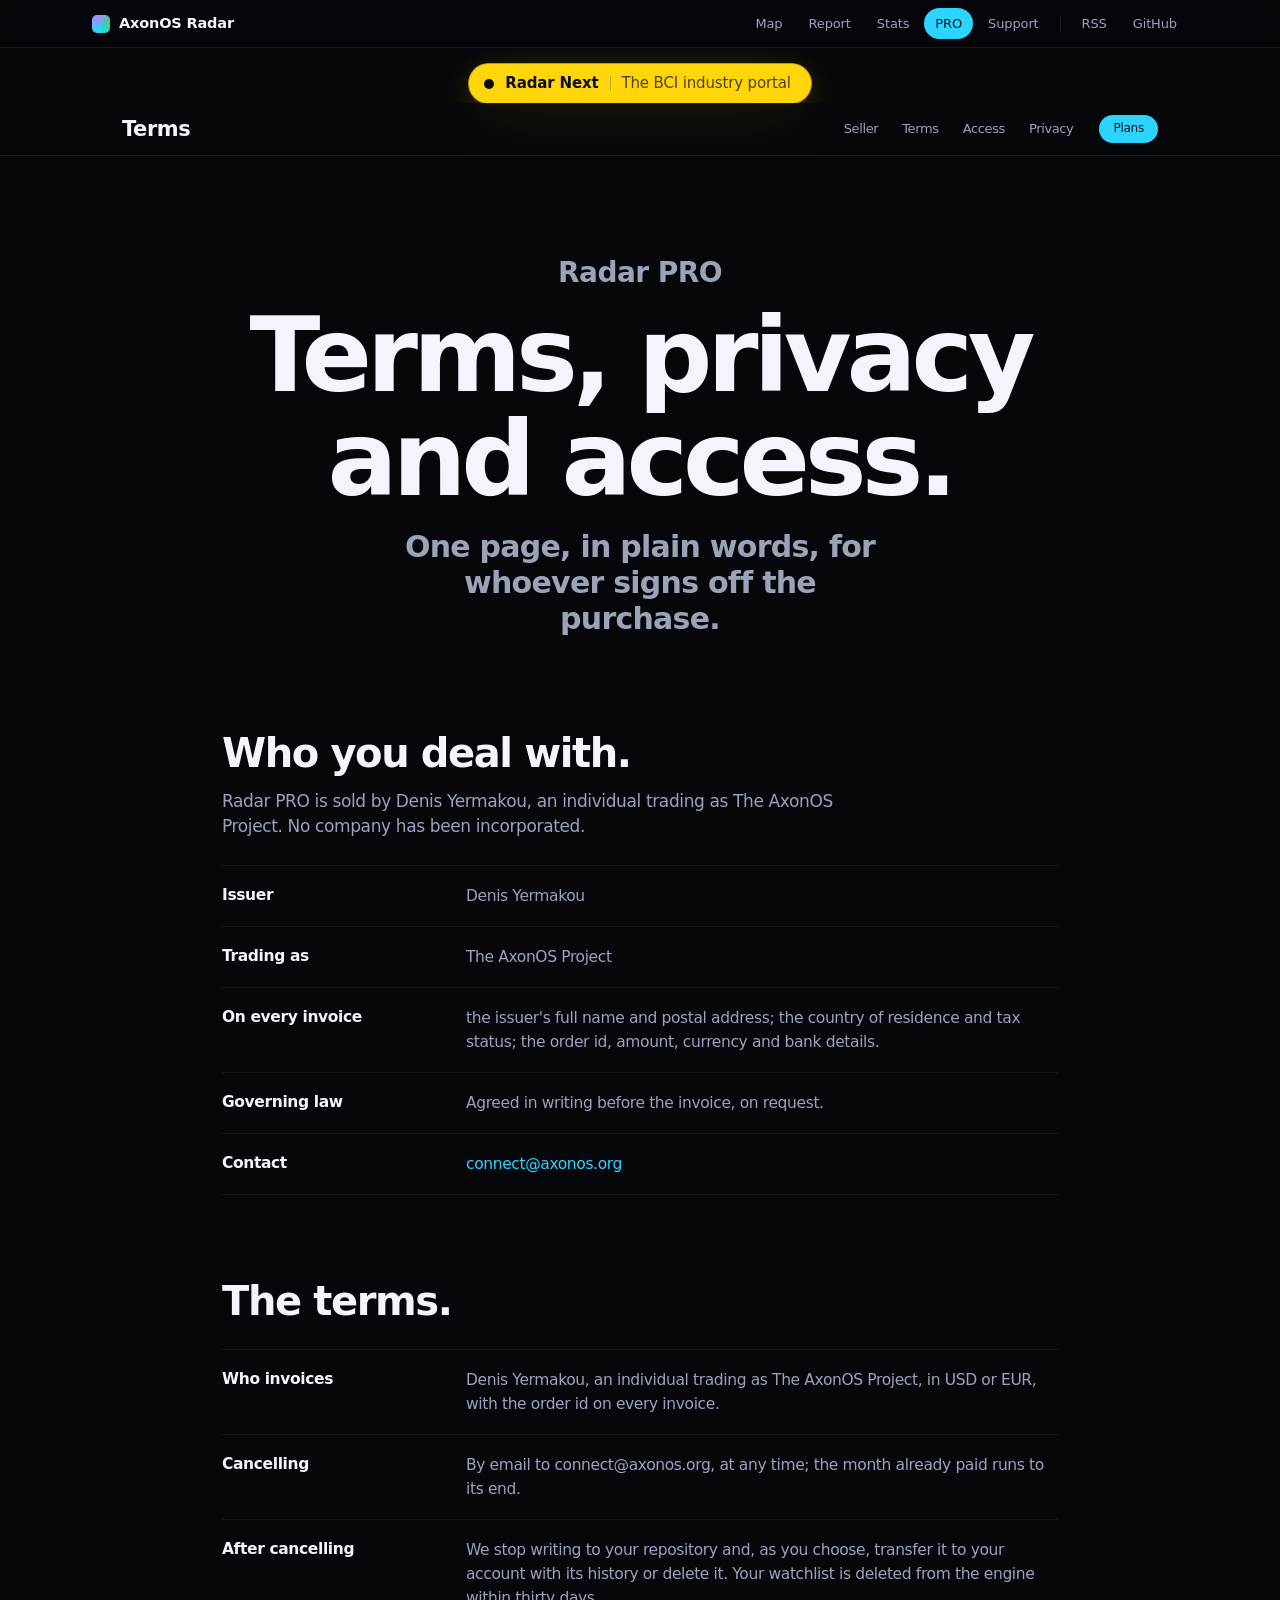
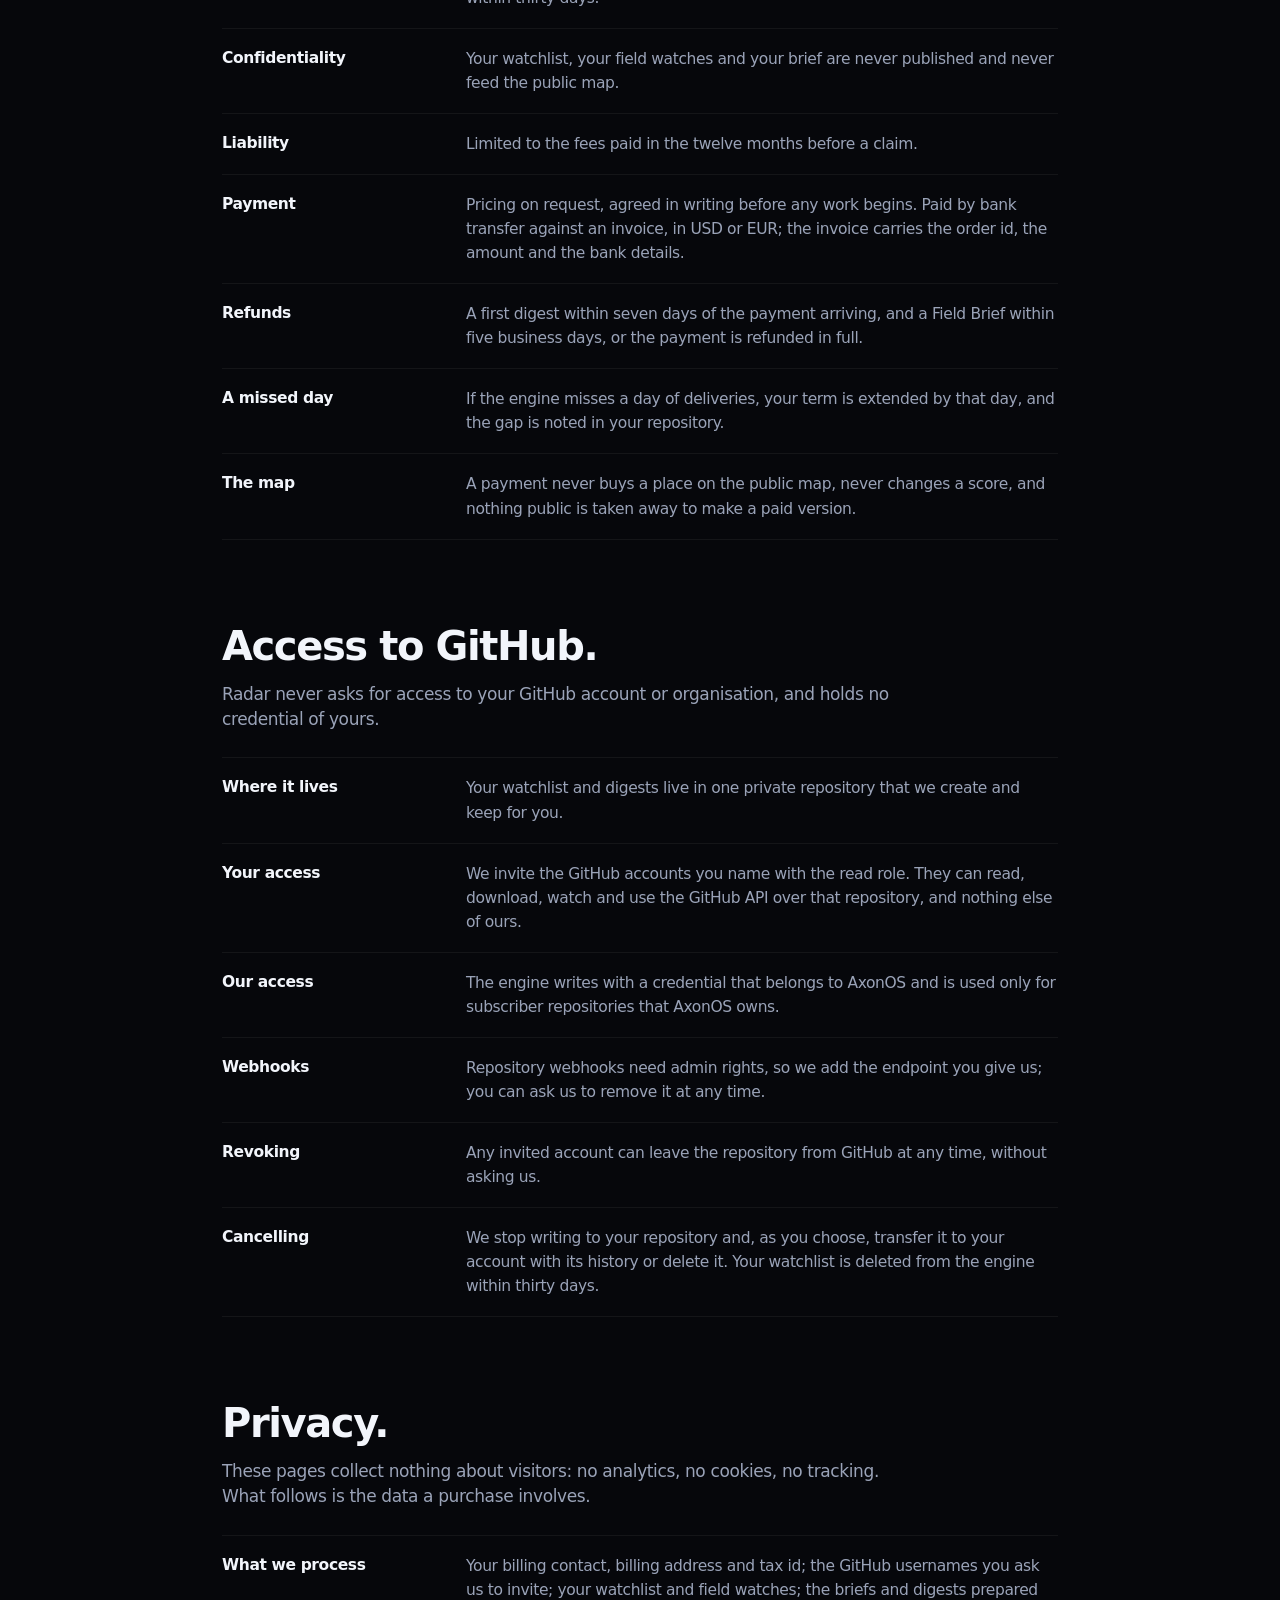
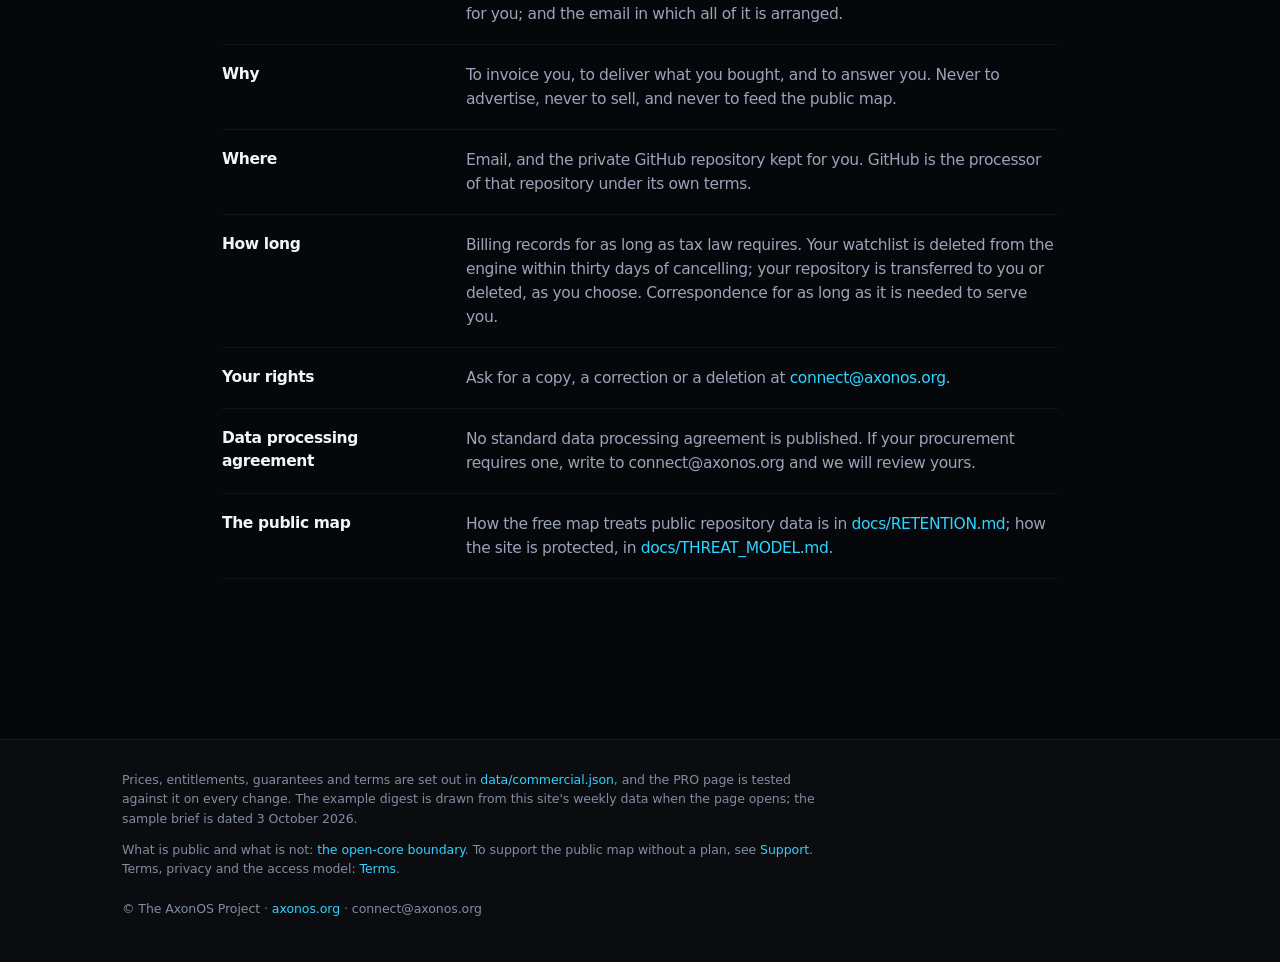
<file: terms.html>
<!doctype html>
<!-- SPDX-License-Identifier: MIT
     SPDX-FileCopyrightText: 2026 The AxonOS Project / Denis Yermakou <connect@axonos.org> -->
<html lang="en">
<head>
<meta charset="utf-8">
<meta name="viewport" content="width=device-width, initial-scale=1, viewport-fit=cover">
<meta http-equiv="Content-Security-Policy" content="default-src 'self'; img-src 'self' data:; style-src 'self'; script-src 'self'; connect-src 'self'; base-uri 'self'; form-action 'none'">
<meta name="referrer" content="no-referrer">
<meta name="color-scheme" content="dark">
<meta name="theme-color" content="#06070b">
<title>Radar PRO — terms, privacy and access</title>
<meta name="description" content="Who sells Radar PRO, the terms of every plan, what personal data is processed and for how long, and how access to subscriber repositories works.">
<meta property="og:title" content="Radar PRO — terms, privacy and access">
<meta property="og:description" content="Who sells Radar PRO, the terms of every plan, what personal data is processed and for how long, and how access to subscriber repositories works.">
<meta property="og:image" content="https://axonos-bci.github.io/axonos-community-radar/og-image.png">
<meta property="og:url" content="https://axonos-bci.github.io/axonos-community-radar/terms.html">
<link rel="canonical" href="https://axonos-bci.github.io/axonos-community-radar/terms.html">
<meta name="twitter:card" content="summary_large_image">
<link rel="icon" href="data:image/svg+xml,%3Csvg xmlns='http://www.w3.org/2000/svg' viewBox='0 0 32 32'%3E%3Ccircle cx='16' cy='16' r='14' fill='%232dd4ff'/%3E%3C/svg%3E">
<link rel="stylesheet" href="./assets/house.css">
<link rel="stylesheet" href="assets/product.css">
</head>
<body>

<nav class="gnav static" aria-label="AxonOS Radar">
  <div class="gnav-in">
    <a class="brand" href="./"><span class="m" aria-hidden="true"></span><span class="bt">AxonOS Radar</span></a>
    <div class="gnav-links">
      <a class="nav-link" href="./">Map</a>
      <a class="nav-link" href="./report.html">Report</a>
      <a class="nav-link" href="./stats.html">Stats</a>
      <a class="nav-link pro" href="./pro.html" aria-current="page">PRO</a>
      <a class="nav-link" href="./support.html">Support</a>
      <span class="nav-sep" aria-hidden="true"></span>
      <a class="nav-link nav-secondary" href="./feed.xml">RSS</a>
      <a class="nav-link nav-secondary" href="https://github.com/AxonOS-BCI/axonos-community-radar">GitHub</a>
    </div>
  </div>
</nav>
<div class="nx-bar"><a class="nx" href="./preview.html"><span class="nx-dot" aria-hidden="true"></span>Radar Next<span class="nx-sub">The BCI industry portal</span></a></div>

<nav class="lnav" aria-label="Terms">
  <div class="lnav-in">
    <span class="lnav-title">Terms</span>
    <div class="lnav-links">
      <a href="#seller">Seller</a>
      <a href="#terms">Terms</a>
      <a href="#access">Access</a>
      <a href="#privacy">Privacy</a>
    </div>
    <a class="pill small" href="./pro.html#plans">Plans</a>
  </div>
</nav>

<main class="legal">
  <header class="hero">
    <p class="hero-name">Radar PRO</p>
    <h1>Terms, privacy and access.</h1>
    <p class="hero-sub">One page, in plain words, for whoever signs off the purchase.</p>
  </header>

  <section class="lg" id="seller" aria-labelledby="seller-h">
    <h2 id="seller-h">Who you deal with.</h2>
    <p data-legal="statement">Radar PRO is sold by Denis Yermakou, an individual trading as The AxonOS Project. No company has been incorporated.</p>
    <dl class="plain">
      <div><dt>Issuer</dt><dd data-legal="issuer">Denis Yermakou</dd></div>
      <div><dt>Trading as</dt><dd data-legal="trading_name">The AxonOS Project</dd></div>
      <div><dt>On every invoice</dt><dd>the issuer&#x27;s full name and postal address; the country of residence and tax status; the order id, amount, currency and bank details.</dd></div>
      <div><dt>Governing law</dt><dd>Agreed in writing before the invoice, on request.</dd></div>
      <div><dt>Contact</dt><dd><a href="mailto:connect@axonos.org">connect@axonos.org</a></dd></div>
    </dl>
  </section>

  <section class="lg" id="terms" aria-labelledby="terms-h2">
    <h2 id="terms-h2">The terms.</h2>
    <dl class="plain">
      <div><dt>Who invoices</dt><dd>Denis Yermakou, an individual trading as The AxonOS Project, in USD or EUR, with the order id on every invoice.</dd></div>
      <div><dt>Cancelling</dt><dd>By email to connect@axonos.org, at any time; the month already paid runs to its end.</dd></div>
      <div><dt>After cancelling</dt><dd>We stop writing to your repository and, as you choose, transfer it to your account with its history or delete it. Your watchlist is deleted from the engine within thirty days.</dd></div>
      <div><dt>Confidentiality</dt><dd>Your watchlist, your field watches and your brief are never published and never feed the public map.</dd></div>
      <div><dt>Liability</dt><dd>Limited to the fees paid in the twelve months before a claim.</dd></div>
      <div><dt>Payment</dt><dd>Pricing on request, agreed in writing before any work begins. Paid by bank transfer against an invoice, in USD or EUR; the invoice carries the order id, the amount and the bank details.</dd></div>
      <div><dt>Refunds</dt><dd>A first digest within seven days of the payment arriving, and a Field Brief within five business days, or the payment is refunded in full.</dd></div>
      <div><dt>A missed day</dt><dd>If the engine misses a day of deliveries, your term is extended by that day, and the gap is noted in your repository.</dd></div>
      <div><dt>The map</dt><dd>A payment never buys a place on the public map, never changes a score, and nothing public is taken away to make a paid version.</dd></div>
    </dl>
  </section>

  <section class="lg" id="access" aria-labelledby="access-h">
    <h2 id="access-h">Access to GitHub.</h2>
    <p>Radar never asks for access to your GitHub account or organisation, and holds no credential of yours.</p>
    <dl class="plain">
      <div><dt>Where it lives</dt><dd>Your watchlist and digests live in one private repository that we create and keep for you.</dd></div>
      <div><dt>Your access</dt><dd>We invite the GitHub accounts you name with the read role. They can read, download, watch and use the GitHub API over that repository, and nothing else of ours.</dd></div>
      <div><dt>Our access</dt><dd>The engine writes with a credential that belongs to AxonOS and is used only for subscriber repositories that AxonOS owns.</dd></div>
      <div><dt>Webhooks</dt><dd>Repository webhooks need admin rights, so we add the endpoint you give us; you can ask us to remove it at any time.</dd></div>
      <div><dt>Revoking</dt><dd>Any invited account can leave the repository from GitHub at any time, without asking us.</dd></div>
      <div><dt>Cancelling</dt><dd>We stop writing to your repository and, as you choose, transfer it to your account with its history or delete it. Your watchlist is deleted from the engine within thirty days.</dd></div>
    </dl>
  </section>

  <section class="lg" id="privacy" aria-labelledby="privacy-h">
    <h2 id="privacy-h">Privacy.</h2>
    <p>These pages collect nothing about visitors: no analytics, no cookies, no tracking. What follows is the data a purchase involves.</p>
    <dl class="plain">
      <div><dt>What we process</dt><dd>Your billing contact, billing address and tax id; the GitHub usernames you ask us to invite; your watchlist and field watches; the briefs and digests prepared for you; and the email in which all of it is arranged.</dd></div>
      <div><dt>Why</dt><dd>To invoice you, to deliver what you bought, and to answer you. Never to advertise, never to sell, and never to feed the public map.</dd></div>
      <div><dt>Where</dt><dd>Email, and the private GitHub repository kept for you. GitHub is the processor of that repository under its own terms.</dd></div>
      <div><dt>How long</dt><dd>Billing records for as long as tax law requires. Your watchlist is deleted from the engine within thirty days of cancelling; your repository is transferred to you or deleted, as you choose. Correspondence for as long as it is needed to serve you.</dd></div>
      <div><dt>Your rights</dt><dd>Ask for a copy, a correction or a deletion at <a href="mailto:connect@axonos.org">connect@axonos.org</a>.</dd></div>
      <div><dt>Data processing agreement</dt><dd data-legal="dpa">No standard data processing agreement is published. If your procurement requires one, write to connect@axonos.org and we will review yours.</dd></div>
      <div><dt>The public map</dt><dd>How the free map treats public repository data is in <a href="https://github.com/AxonOS-BCI/axonos-community-radar/blob/main/docs/RETENTION.md">docs/RETENTION.md</a>; how the site is protected, in <a href="https://github.com/AxonOS-BCI/axonos-community-radar/blob/main/docs/THREAT_MODEL.md">docs/THREAT_MODEL.md</a>.</dd></div>
    </dl>
  </section>
</main>

<footer class="foot">
  <div class="foot-in">
    <p>Prices, entitlements, guarantees and terms are set out in
    <a href="https://github.com/AxonOS-BCI/axonos-community-radar/blob/main/data/commercial.json">data/commercial.json</a>,
    and the PRO page is tested against it on every change. The example digest is drawn from this site's weekly data when the page opens; the sample brief is dated 3 October 2026.</p>
    <p>What is public and what is not: <a href="https://github.com/AxonOS-BCI/axonos-community-radar/blob/main/docs/OPEN_CORE_BOUNDARY.md">the open-core boundary</a>.
    To support the public map without a plan, see <a href="./support.html">Support</a>.
    Terms, privacy and the access model: <a href="./terms.html">Terms</a>.</p>
    <p class="copy">© The AxonOS Project · <a href="https://axonos.org">axonos.org</a> · connect@axonos.org</p>
  </div>
</footer>


</body>
</html>
</file>
<file: assets/house.css>
/* AxonOS house style — loaded first by every page this repository owns.
 *
 * The global navigation used to be written four times: in app.css, stats.css,
 * support.css and pro.css. The four copies had drifted apart — 52 px tall on
 * two pages and padding-sized on a third, 1140 px wide on two and 960 on one,
 * weights of 500 and 550, stacking levels of 50 and 40 — so the same bar
 * shifted a few pixels whenever a reader moved between pages. That is the
 * design-token drift that once left --faint failing contrast on two pages,
 * reached through markup instead of a colour.
 *
 * It lives here once now. Page stylesheets describe their own page and nothing
 * shared. tests/test_design_tokens.py keeps the tokens below equal wherever
 * they are declared, and tests/test_house_style.py fails if a page stops
 * loading this file or starts restyling the bar.
 *
 * report.html and its stylesheet are generated by the scanning engine on every
 * scan, so they carry the engine's own bar until the engine's template is
 * moved onto this file.
 */
:root{
  --bg:#06070b; --ink:#f2f5fb; --dim:#9aa3b8; --faint:#828da1; --accent:#2dd4ff;
  --house-line:rgba(255,255,255,.07);
  --house-display:-apple-system,BlinkMacSystemFont,"SF Pro Display","Helvetica Neue",system-ui,"Segoe UI",Roboto,Arial,sans-serif;
  --house-text:-apple-system,BlinkMacSystemFont,"SF Pro Text","Helvetica Neue",system-ui,"Segoe UI",Roboto,Arial,sans-serif;
  --house-width:1140px;
}

/* ------------------------------------------------------------ global bar */
.gnav{position:sticky;top:0;z-index:60;height:48px;
  background:rgba(6,7,11,.76);border-bottom:1px solid var(--house-line);
  backdrop-filter:saturate(180%) blur(20px);-webkit-backdrop-filter:saturate(180%) blur(20px);
  font-family:var(--house-text);-webkit-font-smoothing:antialiased}
.gnav.static{position:relative}
.gnav-in{max-width:var(--house-width);height:100%;margin:0 auto;padding:0 22px;
  display:flex;align-items:center;justify-content:space-between;gap:20px}
.gnav .brand{display:flex;align-items:center;gap:9px;color:var(--ink);font-size:14.5px;font-weight:600;
  letter-spacing:-0.012em;white-space:nowrap;text-decoration:none}
.gnav .brand:hover{text-decoration:none}
.gnav .brand .m{width:18px;height:18px;border-radius:5px;flex:0 0 auto;
  background:conic-gradient(from 210deg,var(--accent),#a78bfa,#34d399,var(--accent))}
.gnav-links{display:flex;align-items:center;gap:4px}
.gnav .nav-link{color:var(--dim);font-size:13px;font-weight:500;letter-spacing:-0.01em;
  padding:6px 11px;border-radius:980px;text-decoration:none;transition:color .15s,background .15s;white-space:nowrap}
.gnav .nav-link:hover{color:var(--ink);background:rgba(255,255,255,.06);text-decoration:none}
.gnav .nav-link[aria-current="page"]{color:var(--ink);background:rgba(255,255,255,.09)}
.gnav .nav-link.pro{color:var(--accent)}
.gnav .nav-link.pro[aria-current="page"]{color:#03141c;background:var(--accent)}
.gnav .nav-sep{width:1px;height:16px;background:var(--house-line);margin:0 6px}

@media (max-width:760px){
  .gnav-in{padding:0 16px;gap:10px}
  .gnav .brand{font-size:14px}
  .gnav .nav-link{padding:6px 8px;font-size:12.5px}
  .gnav .nav-secondary,.gnav .nav-sep{display:none}
}
/* On a phone the wordmark gives way to the links: the mark still goes home and
   the name stays for screen readers. Five links fit at 360 px; below that the
   row scrolls rather than clipping the last one, which is what it did first. */
.gnav-links{overflow-x:auto;scrollbar-width:none;-webkit-overflow-scrolling:touch}
.gnav-links::-webkit-scrollbar{display:none}
@media (max-width:520px){
  .gnav .brand .bt{position:absolute;width:1px;height:1px;overflow:hidden;clip:rect(0 0 0 0);white-space:nowrap}
  .gnav .nav-link{padding:6px 9px}
}

/* ── Radar Next: the one button that is never hard to find ─────────────── */
.nx-bar{display:flex;justify-content:center;padding:16px 16px 0;position:relative;z-index:5}
.nx{display:inline-flex;align-items:center;gap:11px;background:#ffd60a;color:#0a0a0a;font:700 15px/1 -apple-system,BlinkMacSystemFont,"SF Pro Text","Helvetica Neue",system-ui,sans-serif;
  letter-spacing:-.01em;border-radius:980px;padding:12px 20px 12px 15px;text-decoration:none;white-space:nowrap;
  box-shadow:0 0 0 1px rgba(255,214,10,.7),0 12px 40px -10px rgba(255,214,10,.65);animation:nxglow 2.4s ease-in-out infinite;transition:transform .2s cubic-bezier(.2,.7,.2,1)}
.nx:hover{transform:translateY(-1px) scale(1.03);text-decoration:none;color:#000}
.nx:focus-visible{outline:3px solid #fff;outline-offset:3px}
.nx.small{font-size:13px;padding:9px 15px 9px 12px;gap:9px}
.nx-sub{font-weight:500;opacity:.72;padding-left:11px;border-left:1px solid rgba(0,0,0,.28)}
.nx-dot{position:relative;width:10px;height:10px;border-radius:50%;background:#0a0a0a;flex:none}
.nx-dot::after{content:"";position:absolute;inset:-6px;border-radius:50%;border:2px solid #0a0a0a;opacity:0;animation:nxping 1.6s cubic-bezier(.2,.7,.2,1) infinite}
.nx-eyebrow{display:inline-flex;align-items:center;gap:10px;color:#ffd60a;font:600 15px/1 -apple-system,BlinkMacSystemFont,"SF Pro Text",system-ui,sans-serif;margin:0 0 18px}
.nx-eyebrow .nx-dot{background:#ffd60a}.nx-eyebrow .nx-dot::after{border-color:#ffd60a}
@keyframes nxping{0%{transform:scale(.35);opacity:.95}100%{transform:scale(1.7);opacity:0}}
@keyframes nxglow{0%,100%{box-shadow:0 0 0 1px rgba(255,214,10,.7),0 12px 40px -10px rgba(255,214,10,.55)}50%{box-shadow:0 0 0 1px rgba(255,214,10,.9),0 14px 56px -6px rgba(255,214,10,.95)}}
@media (prefers-reduced-motion:reduce){.nx,.nx-dot::after{animation:none}}
@media (max-width:520px){.nx-sub{display:none}}
</file>
<file: assets/product.css>
/* AxonOS — the product-page layer, used by pro.html and support.html.
 *
 * Named for what it is rather than for the first page that used it: the
 * support page is built from the same components, so it is one stylesheet
 * rather than two copies that would drift apart the way the navigation bar
 * once did in four.
 *
 * Built in the idiom of a product page: one idea per screen, the product shown
 * before it is described, type that carries the hierarchy by itself, and
 * nothing on the page that is not saying something.
 *
 * Same family as the map. The shared tokens below are the house tokens and
 * tests/test_design_tokens.py holds them equal across every stylesheet this
 * repository owns — including --faint at #828da1 (6.02:1), which once drifted.
 *
 * One moment of motion: the digest rows arrive in order, the way the issue
 * they illustrate would be read. Nothing else moves, and reduced motion stops
 * that too.
 */
:root{
  --bg:#06070b; --ink:#f2f5fb; --dim:#9aa3b8; --faint:#828da1; --accent:#2dd4ff;
  --line:rgba(255,255,255,.08); --line2:rgba(255,255,255,.055);
  --tile:#0e1117; --tile2:#12161e;
  --emerald:#34d399; --amber:#fbbf24; --rose:#fb7185; --violet:#a78bfa;
  --display:-apple-system,BlinkMacSystemFont,"SF Pro Display","Helvetica Neue",system-ui,"Segoe UI",Roboto,Arial,sans-serif;
  --text:-apple-system,BlinkMacSystemFont,"SF Pro Text","Helvetica Neue",system-ui,"Segoe UI",Roboto,Arial,sans-serif;
  --mono:ui-monospace,"SF Mono",SFMono-Regular,Menlo,Consolas,monospace;
  --page:1080px; --wide:1180px; --measure:58ch;
}
*{box-sizing:border-box}
html{scroll-behavior:smooth;scroll-padding-top:64px;-webkit-text-size-adjust:100%}
body{margin:0;background:var(--bg);color:var(--ink);font-family:var(--text);font-size:17px;line-height:1.47;
  letter-spacing:-0.022em;-webkit-font-smoothing:antialiased;-moz-osx-font-smoothing:grayscale}
a{color:var(--accent);text-decoration:none}
a:hover{text-decoration:underline;text-underline-offset:3px}
:focus-visible{outline:2px solid var(--accent);outline-offset:3px;border-radius:8px}
p{margin:0}
h1,h2,h3{margin:0;font-family:var(--display);font-weight:700}
code{font-family:var(--mono);font-size:.92em;letter-spacing:0}
.vh{position:absolute;width:1px;height:1px;overflow:hidden;clip:rect(0 0 0 0);white-space:nowrap}

/* ------------------------------------------------------------ navigation
   The global bar lives in house.css. This page adds the product bar below it,
   which is the one that stays; the global bar is .static here. */
.lnav{position:sticky;top:0;z-index:50;background:rgba(6,7,11,.72);
  backdrop-filter:saturate(180%) blur(20px);-webkit-backdrop-filter:saturate(180%) blur(20px);border-bottom:1px solid var(--line)}
.lnav-in{max-width:var(--page);margin:0 auto;height:52px;padding:0 22px;display:flex;align-items:center;gap:26px}
.lnav-title{font-family:var(--display);font-size:21px;font-weight:600;letter-spacing:-0.02em;flex:1}
.lnav-links{display:flex;gap:24px}
.lnav-links a{color:var(--dim);font-size:13px}
.lnav-links a:hover{color:var(--ink);text-decoration:none}

/* -------------------------------------------------------------- buttons */
.pill{display:inline-flex;align-items:center;justify-content:center;min-height:44px;padding:0 22px;border-radius:980px;
  background:var(--accent);color:#03141c;font-family:var(--text);font-size:17px;font-weight:500;letter-spacing:-0.02em;
  border:1px solid transparent;cursor:pointer;transition:background .2s,border-color .2s}
.pill:hover{background:#7ae6ff;text-decoration:none}
.pill.small{min-height:28px;padding:0 13px;font-size:12px;font-weight:500}
.pill.ghost{background:transparent;color:var(--accent);border-color:var(--accent)}
.pill.ghost:hover{background:rgba(45,212,255,.1)}
.pill.launch{background:var(--amber);color:#1c1302}
.pill.launch:hover{background:#fcd34d}
.more{font-size:17px;color:var(--accent)}
.more::after{content:" ›";font-size:1.05em}

main{overflow:hidden}
section,.hero{max-width:var(--page);margin:0 auto;padding-left:22px;padding-right:22px}
.sect{font-size:clamp(34px,4.6vw,56px);line-height:1.07;letter-spacing:-0.035em;text-align:center;max-width:24ch;margin:0 auto;text-wrap:balance}
.sect-sub{color:var(--dim);font-size:clamp(19px,1.8vw,21px);line-height:1.4;text-align:center;max-width:var(--measure);margin:20px auto 0}

/* ------------------------------------------------------------------ hero */
.hero{text-align:center;padding-top:96px;max-width:var(--wide)}
.hero-name{font-family:var(--display);font-size:clamp(21px,2.2vw,28px);font-weight:600;letter-spacing:-0.02em;color:var(--dim)}
h1{font-size:clamp(52px,8.8vw,104px);line-height:1;letter-spacing:-0.05em;margin-top:10px;text-wrap:balance}
.hero-sub{font-family:var(--display);font-size:clamp(21px,2.6vw,30px);font-weight:600;letter-spacing:-0.025em;
  color:var(--dim);margin:18px auto 0;max-width:24ch;line-height:1.2}
.hero-cta{display:flex;justify-content:center;align-items:center;gap:30px;margin-top:34px}

.window{position:relative;margin:76px auto 0;max-width:940px;text-align:left;background:var(--tile);
  border:1px solid var(--line);border-radius:22px;overflow:visible;
  box-shadow:0 1px 0 rgba(255,255,255,.06) inset,0 50px 120px -40px rgba(0,0,0,.9)}
.window::before{content:"";position:absolute;inset:-18% -12% auto;height:120%;z-index:-1;pointer-events:none;
  background:radial-gradient(52% 48% at 50% 58%,rgba(45,212,255,.26),rgba(167,139,250,.12) 46%,transparent 74%)}
.win-bar{display:flex;align-items:center;gap:14px;height:46px;padding:0 18px;border-bottom:1px solid var(--line2);
  border-radius:22px 22px 0 0;background:rgba(255,255,255,.02)}
.lights{display:flex;gap:7px}
.lights i{width:11px;height:11px;border-radius:50%;background:#3a3f4b}
.lights i:nth-child(1){background:#ff5f57}.lights i:nth-child(2){background:#febc2e}.lights i:nth-child(3){background:#28c840}
.win-title{flex:1;text-align:center;font-size:13px;color:var(--dim);letter-spacing:-0.01em;margin-right:52px}
.win-tag{font-size:11px;color:var(--faint);border:1px solid var(--line);border-radius:980px;padding:2px 9px}
.win-body{padding:28px 30px 14px}
.issue-head{display:flex;align-items:flex-start;gap:14px}
.state{flex:0 0 auto;margin-top:5px;font-size:12px;font-weight:600;color:#032013;background:var(--emerald);border-radius:980px;padding:4px 11px}
.issue-title{font-size:clamp(20px,2.3vw,26px);letter-spacing:-0.025em;line-height:1.2}
.issue-meta{color:var(--faint);font-size:14px;margin-top:6px}
.changes{list-style:none;margin:22px 0 0;padding:0}
.changes li{display:grid;grid-template-columns:28px 1fr auto;gap:14px;align-items:start;padding:18px 0;border-top:1px solid var(--line2)}
.glyph{font-size:14px;line-height:1.7;text-align:center}
.up .glyph{color:var(--emerald)} .new .glyph{color:var(--accent)} .down .glyph{color:var(--rose)}
.what{font-size:17px}
.what code{font-weight:600;font-size:15.5px;color:var(--ink)}
.why{color:var(--faint);font-size:14.5px;margin-top:3px}
.ev{font-size:12px;color:var(--faint);border:1px solid var(--line);border-radius:980px;padding:2px 9px;margin-top:3px;white-space:nowrap}
@media (prefers-reduced-motion:no-preference){
  .changes li{animation:land .7s cubic-bezier(.2,.8,.2,1) both}
  .changes li:nth-child(1){animation-delay:.5s}
  .changes li:nth-child(2){animation-delay:.8s}
  .changes li:nth-child(3){animation-delay:1.1s}
  @keyframes land{from{opacity:0;transform:translateY(8px)}to{opacity:1;transform:none}}
}

/* ------------------------------------------------------------- statement */
.statement{padding-top:160px}
.statement p{font-family:var(--display);font-weight:700;font-size:clamp(30px,4.2vw,52px);line-height:1.1;
  letter-spacing:-0.035em;max-width:25ch;margin:0 auto;text-align:center;text-wrap:balance}
.statement span{color:var(--faint)}

/* --------------------------------------------------------------- figures */
.figures{display:grid;grid-template-columns:repeat(3,1fr);gap:32px;padding-top:120px;text-align:center}
.fig{font-family:var(--display);font-weight:700;font-size:clamp(64px,8vw,104px);line-height:1;letter-spacing:-0.05em;font-variant-numeric:tabular-nums}
.fig small{font-size:.42em;letter-spacing:-0.02em;margin-left:4px;color:var(--dim)}
.cap{color:var(--dim);font-size:17px;max-width:24ch;margin:14px auto 0}

/* ----------------------------------------------------------------- bento */
.bento-wrap{padding-top:160px}
.bento{display:grid;grid-template-columns:repeat(6,1fr);grid-auto-rows:minmax(0,auto);gap:22px;margin-top:64px}
.tile{background:var(--tile);border:1px solid var(--line2);border-radius:28px;padding:38px 36px;overflow:hidden;position:relative}
.tile h3{font-size:28px;line-height:1.14;letter-spacing:-0.03em}
.tile p{color:var(--dim);font-size:17px;margin-top:12px;max-width:40ch}
.t-k{font-size:14px;font-weight:600;letter-spacing:-0.01em;margin:0 0 10px !important;color:var(--accent) !important}
.t-files{grid-column:span 4;grid-row:span 2;display:flex;flex-direction:column}
.t-files h3{font-size:clamp(30px,3.4vw,40px)}
.t-alert,.t-hook{grid-column:span 2}
.t-history,.t-team,.t-api{grid-column:span 2}
.t-alert .t-k{color:var(--emerald) !important}
.t-hook .t-k{color:var(--violet) !important}
.t-history .t-k{color:var(--amber) !important}
.t-team .t-k{color:#60a5fa !important}
.files{display:flex;flex-wrap:wrap;gap:8px;margin-top:26px}
.files span{font-family:var(--mono);font-size:13px;color:var(--ink);background:var(--bg);border:1px solid var(--line);border-radius:10px;padding:6px 11px;letter-spacing:0}
.files .dir{color:var(--accent)}
.code{margin:18px 0 0;flex:1;background:var(--bg);border:1px solid var(--line2);border-radius:16px;padding:20px 22px;
  font-family:var(--mono);font-size:14px;line-height:1.6;color:var(--dim);overflow:auto;letter-spacing:0}
.code code{font-size:inherit}
.commits{display:flex;align-items:center;gap:0;margin-top:26px}
.commits i{width:12px;height:12px;border-radius:50%;border:2px solid var(--faint);background:var(--tile);position:relative;margin-right:22px}
.commits i:not(:last-child)::after{content:"";position:absolute;left:10px;top:3px;width:24px;height:2px;background:var(--line)}
.commits i.on{border-color:var(--amber);background:var(--amber);box-shadow:0 0 14px rgba(251,191,36,.55)}

/* ----------------------------------------------------------------- plans */
.plans{padding-top:160px;max-width:var(--wide)}
.plan-cols{display:grid;grid-template-columns:repeat(3,minmax(0,1fr));gap:22px;margin-top:64px;align-items:stretch}
.plan{display:flex;flex-direction:column;align-items:center;text-align:center;background:var(--tile);
  border:1px solid var(--line2);border-radius:28px;padding:44px 30px 34px}
.flag{font-size:12px;font-weight:600;letter-spacing:-0.005em;color:var(--accent);margin-bottom:12px !important;min-height:1em}
.plan:not(.plan-pro):not(.plan-launch)::before{content:"";display:block;height:1em;margin-bottom:12px}
.plan h3{font-size:26px;letter-spacing:-0.028em}
.plan-for{color:var(--dim);font-size:15px;margin-top:10px;max-width:26ch;min-height:2.9em}
.price{margin:26px 0 22px;display:flex;align-items:baseline;justify-content:center;gap:4px}
.price .amt{font-family:var(--display);font-weight:700;font-size:52px;letter-spacing:-0.045em;font-variant-numeric:tabular-nums}
.price .per{color:var(--dim);font-size:17px}
.plan .pill{min-width:220px}
.spec{list-style:none;margin:34px 0 0;padding:26px 0 0;border-top:1px solid var(--line2);width:100%;flex:1}
.spec li{display:flex;flex-direction:column;gap:2px;padding:0 0 20px}
.spec b{font-family:var(--display);font-size:21px;font-weight:600;letter-spacing:-0.025em;text-transform:none}
.spec span{color:var(--dim);font-size:14.5px;max-width:28ch;margin:0 auto}
.bill{color:var(--faint);font-size:13px;margin-top:6px;max-width:30ch}
.plan-pro{background:linear-gradient(180deg,rgba(45,212,255,.10),rgba(45,212,255,0) 38%),var(--tile2);border-color:rgba(45,212,255,.45)}
.plan-launch .flag{color:var(--amber)}
.plan-launch{border-color:rgba(251,191,36,.34)}
.plan-launch .price .amt{color:var(--amber)}

.compare-wrap{margin-top:72px;overflow-x:auto;-webkit-overflow-scrolling:touch}
.compare{width:100%;min-width:640px;border-collapse:collapse;font-size:15px}
.compare caption{font-family:var(--display);font-size:28px;font-weight:700;letter-spacing:-0.03em;text-align:left;padding:0 0 18px}
.compare th,.compare td{padding:15px 12px;border-bottom:1px solid var(--line2);text-align:center}
.compare thead th{color:var(--ink);font-weight:600;font-size:15px}
.compare tbody th{text-align:left;font-weight:400;color:var(--dim)}
.compare td{color:var(--ink);font-variant-numeric:tabular-nums}
.compare thead th:nth-child(4),.compare td:nth-child(4){color:var(--accent)}

/* ----------------------------------------------------------------- steps */
.steps{padding-top:160px}
.step-row{list-style:none;counter-reset:s;display:grid;grid-template-columns:repeat(4,1fr);gap:26px;margin:64px 0 0;padding:0}
.step-row li{counter-increment:s}
.step-row li::before{content:counter(s);display:flex;align-items:center;justify-content:center;width:40px;height:40px;
  border-radius:50%;border:1.5px solid var(--line);font-family:var(--display);font-size:17px;font-weight:600;color:var(--accent);margin-bottom:20px}
.step-row h3{font-size:21px;letter-spacing:-0.025em}
.step-row p{color:var(--dim);font-size:15.5px;margin-top:8px}

/* ----------------------------------------------------------------- terms */
.terms{padding-top:160px}
.terms-cols{display:grid;grid-template-columns:1fr 1fr;gap:22px;margin-top:56px}
.terms-cols > div{background:var(--tile);border:1px solid var(--line2);border-radius:28px;padding:36px 34px 14px}
.terms-cols h3{font-size:24px;letter-spacing:-0.028em}
[data-guarantee="yes"] h3{color:var(--emerald)}
[data-guarantee="no"] h3{color:var(--dim)}
.terms-cols ul{list-style:none;margin:18px 0 0;padding:0}
.terms-cols li{color:var(--dim);font-size:16px;padding:15px 0;border-top:1px solid var(--line2)}

/* ----------------------------------------------------------------- never */
.never{padding-top:160px;text-align:center}
.never h2{font-size:clamp(34px,4.6vw,56px);line-height:1.07;letter-spacing:-0.035em;max-width:22ch;margin:0 auto;text-wrap:balance}
.never p{color:var(--dim);font-size:clamp(19px,1.8vw,21px);line-height:1.45;max-width:54ch;margin:24px auto 0}

/* ------------------------------------------------------------------- pay */
.pay{display:grid;grid-template-columns:1fr auto;gap:56px;align-items:center;margin-top:160px;
  max-width:calc(var(--page) - 44px);padding:56px;background:var(--tile);border:1px solid var(--line2);border-radius:32px}
.pay h2{font-size:clamp(30px,3.4vw,40px);letter-spacing:-0.035em}
.pay-copy > p{color:var(--dim);font-size:17px;max-width:48ch;margin-top:14px}
.addr-line{margin-top:26px !important}
.addr{display:inline-block;background:var(--bg);border:1px solid var(--line);border-radius:14px;padding:13px 17px;
  color:var(--ink);font-size:15px;word-break:break-all;line-height:1.4}
.pay-cta{display:flex;align-items:center;flex-wrap:wrap;gap:26px;margin-top:22px}
.fine{color:var(--faint) !important;font-size:14px !important;margin-top:22px !important}
.qr{background:#fff;border-radius:22px;padding:14px;display:block}

/* ------------------------------------------------------------------- faq */
.faq{padding-top:160px;max-width:820px}
.faq .sect{margin-bottom:44px}
.faq details{border-bottom:1px solid var(--line)}
.faq details:first-of-type{border-top:1px solid var(--line)}
.faq summary{list-style:none;cursor:pointer;padding:24px 44px 24px 0;position:relative;
  font-family:var(--display);font-size:21px;font-weight:600;letter-spacing:-0.022em}
.faq summary::-webkit-details-marker{display:none}
.faq summary::after{content:"";position:absolute;right:8px;top:31px;width:9px;height:9px;border-right:2px solid var(--dim);
  border-bottom:2px solid var(--dim);transform:rotate(45deg);transition:transform .25s}
.faq details[open] summary::after{transform:rotate(-135deg);top:35px}
.faq details p{color:var(--dim);font-size:17px;padding:0 0 26px;max-width:var(--measure)}

/* ---------------------------------------------------------------- footer */
.foot{margin-top:160px;background:rgba(255,255,255,.02);border-top:1px solid var(--line2)}
.foot-in{max-width:var(--page);margin:0 auto;padding:30px 22px 44px;display:grid;gap:12px}
.foot p{color:var(--faint);font-size:12.5px;line-height:1.55;letter-spacing:-0.005em;max-width:90ch}
.foot .copy{margin-top:8px}

.toast{position:fixed;left:50%;bottom:30px;transform:translate(-50%,16px);opacity:0;pointer-events:none;
  background:var(--tile2);border:1px solid var(--line);border-radius:980px;padding:11px 20px;font-size:14px;transition:opacity .25s,transform .25s}
.toast.show{opacity:1;transform:translate(-50%,0)}

/* ------------------------------------------------------------- narrower */
@media (max-width:1000px){
  .bento{grid-template-columns:repeat(2,1fr)}
  .t-files{grid-column:span 2;grid-row:auto}
  .t-alert,.t-hook,.t-history,.t-team,.t-api{grid-column:span 1}
  .plan-cols{grid-template-columns:1fr;max-width:560px;margin-left:auto;margin-right:auto}
  .plan-for{min-height:0}
  .step-row{grid-template-columns:repeat(2,1fr);row-gap:40px}
}
@media (max-width:734px){
  body{font-size:16px}
  .lnav-links{display:none}
  .lnav-title{font-size:19px}
  .hero{padding-top:64px}
  .hero-cta{flex-direction:column;gap:18px}
  .window{margin-top:52px;border-radius:18px}
  .win-bar{border-radius:18px 18px 0 0}
  .win-title{margin-right:0;font-size:12px}
  .win-tag{display:none}
  .win-body{padding:22px 18px 8px}
  .changes li{grid-template-columns:22px 1fr;gap:10px}
  .ev{display:none}
  .statement,.bento-wrap,.plans,.steps,.terms,.never,.faq{padding-top:104px}
  .figures{grid-template-columns:1fr;gap:48px;padding-top:88px}
  .bento{grid-template-columns:1fr;gap:16px;margin-top:44px}
  .t-files,.t-alert,.t-hook,.t-history,.t-team,.t-api{grid-column:auto}
  .tile{padding:30px 26px;border-radius:24px}
  .tile h3{font-size:24px}
  .code{font-size:12.5px;padding:16px 16px}
  .step-row{grid-template-columns:1fr;gap:34px}
  .terms-cols{grid-template-columns:1fr}
  .pay{grid-template-columns:1fr;padding:34px 24px;margin-top:104px;margin-left:16px;margin-right:16px;border-radius:26px;gap:30px}
  .qr{width:150px;height:150px}
  .foot{margin-top:104px}
}

/* ════════════════════════════════════════════════════════════════════════
   16.10.0 · Radar PRO, sold by invoice, and the sample that shows what it is.
   The brief is printed on paper inside the dark page on purpose: it is the
   thing a subscriber forwards, so the sample shows it as it will be read.
   ════════════════════════════════════════════════════════════════════════ */

/* who buys it */
.who{display:grid;grid-template-columns:repeat(3,minmax(0,1fr));gap:22px;margin-top:64px}
.who article{background:var(--tile);border:1px solid var(--line2);border-radius:28px;padding:34px 32px 30px}
.who .k{font-size:12px;font-weight:600;color:var(--accent);letter-spacing:-0.005em}
.who h3{font-size:24px;letter-spacing:-0.028em;margin:10px 0 12px}
.who p{color:var(--dim);font-size:15.5px;line-height:1.5}
.who ul{list-style:none;margin:18px 0 0;padding:16px 0 0;border-top:1px solid var(--line2)}
.who li{color:var(--ink);font-size:15px;padding:5px 0}
.who li::before{content:"→";color:var(--accent);margin-right:9px}

/* the brief, as a product */
.brief-band{display:grid;grid-template-columns:minmax(0,1fr) minmax(0,1fr);gap:56px;align-items:center;margin-top:64px;
  background:linear-gradient(160deg,rgba(45,212,255,.08),rgba(45,212,255,0) 55%),var(--tile);border:1px solid var(--line2);border-radius:32px;padding:54px 56px}
.brief-band h3{font-size:clamp(28px,3.2vw,38px);letter-spacing:-0.035em;line-height:1.1}
.brief-band .lead{color:var(--dim);font-size:17px;margin-top:14px;max-width:44ch}
.brief-band ol{margin:22px 0 0;padding:0;list-style:none;counter-reset:b}
.brief-band ol li{counter-increment:b;display:flex;gap:12px;padding:7px 0;border-bottom:1px solid var(--line2);font-size:15px}
.brief-band ol li::before{content:counter(b,decimal-leading-zero);font-family:var(--mono);font-size:12px;color:var(--faint);padding-top:3px}
.brief-band .acts{display:flex;gap:22px;align-items:center;flex-wrap:wrap;margin-top:28px}
.stack{position:relative;height:420px}
.stack .pg{position:absolute;width:74%;aspect-ratio:1/1.32;border-radius:12px;background:#fbfbfd;color:#14161c;
  box-shadow:0 40px 90px -30px rgba(0,0,0,.85),0 0 0 1px rgba(255,255,255,.06);padding:22px 22px 18px;overflow:hidden}
.stack .pg:nth-child(1){left:2%;top:34px;transform:rotate(-6deg);opacity:.72}
.stack .pg:nth-child(2){left:14%;top:14px;transform:rotate(-1.5deg);opacity:.9}
.stack .pg:nth-child(3){left:26%;top:0;transform:rotate(3deg)}
.stack .run{font-family:var(--mono);font-size:9px;color:#6b7280;letter-spacing:.02em;display:flex;justify-content:space-between}
.stack .t{font-family:var(--display);font-weight:700;font-size:19px;letter-spacing:-0.03em;margin:16px 0 10px;line-height:1.12}
.stack .ln{height:7px;border-radius:4px;background:#e6e8ee;margin:7px 0}
.stack .ln.s{width:62%}.stack .ln.m{width:84%}
.stack .kp{display:grid;grid-template-columns:repeat(3,1fr);gap:8px;margin:14px 0}
.stack .kp b{display:block;font-family:var(--display);font-size:20px;letter-spacing:-0.03em}
.stack .kp span{font-size:8.5px;color:#6b7280}
.stack .br{height:9px;border-radius:5px;background:#0a7ea4;margin:7px 0}
.stack .br.b2{width:70%}.stack .br.b3{width:48%}.stack .br.b4{width:26%}

/* Field Brief card */
.plan-brief{background:linear-gradient(180deg,rgba(167,139,250,.10),rgba(167,139,250,0) 38%),var(--tile2);border-color:rgba(167,139,250,.42)}
.plan-brief .flag{color:var(--violet)}

/* terms in plain words, and the bank */
.plain{margin:56px auto 0;max-width:880px;border-top:1px solid var(--line2)}
.plain div{display:grid;grid-template-columns:220px minmax(0,1fr);gap:24px;padding:18px 0;border-bottom:1px solid var(--line2)}
.plain dt{font-weight:600;font-size:15.5px}
.plain dd{margin:0;color:var(--dim);font-size:15.5px;line-height:1.55}
.bank{display:grid;grid-template-columns:minmax(0,1.2fr) minmax(0,.8fr);gap:40px;align-items:center;max-width:1040px;margin:0 auto;
  background:var(--tile);border:1px solid var(--line2);border-radius:32px;padding:50px 52px}
.bank h2{font-size:clamp(30px,3.6vw,44px);letter-spacing:-0.035em;line-height:1.08}
.bank p{color:var(--dim);margin-top:14px;max-width:52ch}
.bank .rail{list-style:none;margin:0;padding:0;border-left:1px solid var(--line2)}
.bank .rail li{padding:12px 0 12px 26px;border-bottom:1px solid var(--line2);font-size:15px}
.bank .rail li:last-child{border-bottom:0}
.bank .rail b{display:block;font-family:var(--display);font-size:17px;letter-spacing:-0.02em}
.bank .rail span{color:var(--dim);font-size:14px}
.bank .acts{display:flex;gap:22px;align-items:center;flex-wrap:wrap;margin-top:26px}

/* ── the sample page ────────────────────────────────────────────────────── */
.s-wrap{max-width:1040px;margin:0 auto;padding:0 22px}
.s-sect{padding:96px 0 0}
.s-sect > .sect + .sect-sub{margin-bottom:46px}
.sheet{background:#fbfbfd;color:#14161c;border-radius:20px;max-width:900px;margin:0 auto 36px;padding:54px 58px 46px;position:relative;
  box-shadow:0 60px 140px -50px rgba(0,0,0,.9),0 0 0 1px rgba(255,255,255,.06);letter-spacing:-0.012em}
.sheet a{color:#0a6f91}
.sheet .run{display:flex;justify-content:space-between;gap:16px;font-family:var(--mono);font-size:11.5px;color:#5f6676;letter-spacing:.01em;
  padding-bottom:16px;border-bottom:1px solid #e4e6ec;margin-bottom:34px}
.sheet .kick{font-size:13px;font-weight:600;color:#0a6f91;letter-spacing:-0.005em}
.sheet h2{font-size:clamp(28px,3.4vw,40px);letter-spacing:-0.035em;line-height:1.08;margin:8px 0 14px;color:#0e1015}
.sheet h3{font-size:19px;letter-spacing:-0.022em;margin:34px 0 12px;color:#0e1015}
.sheet p{color:#3d4352;font-size:15.5px;line-height:1.6;max-width:68ch}
.sheet p + p{margin-top:10px}
.sheet .meta{display:flex;flex-wrap:wrap;gap:8px 26px;font-size:13.5px;color:#5f6676;margin:6px 0 30px}
.sheet .meta b{color:#14161c;font-weight:600}
.kpis{display:grid;grid-template-columns:repeat(5,minmax(0,1fr));border:1px solid #e4e6ec;border-radius:14px;overflow:hidden}
.kpis div{padding:18px 16px;border-right:1px solid #e4e6ec}
.kpis div:last-child{border-right:0}
.kpis b{display:block;font-family:var(--display);font-size:30px;letter-spacing:-0.04em;line-height:1;color:#0e1015;font-variant-numeric:tabular-nums}
.kpis span{display:block;font-size:12.5px;color:#5f6676;margin-top:8px;line-height:1.35}
.findings{margin:20px 0 0;padding:0;list-style:none;counter-reset:f}
.findings li{counter-increment:f;display:grid;grid-template-columns:34px minmax(0,1fr);gap:6px;padding:14px 0;border-top:1px solid #eceef3}
.findings li::before{content:counter(f);font-family:var(--display);font-weight:700;font-size:18px;color:#0a6f91}
.findings b{display:block;color:#0e1015;font-size:16px;letter-spacing:-0.015em;margin-bottom:3px}
.findings span{color:#3d4352;font-size:15px;line-height:1.55}
.tw{overflow-x:auto;-webkit-overflow-scrolling:touch;margin:6px 0 4px}
.stab{width:100%;border-collapse:collapse;font-size:14px;min-width:620px}
.stab caption{text-align:left;font-size:12px;color:#5f6676;padding-bottom:10px;font-family:var(--mono)}
.stab th{font-size:11.5px;font-weight:600;color:#5f6676;text-align:left;padding:9px 10px;border-bottom:1px solid #d9dce4;white-space:nowrap}
.stab td{padding:12px 10px;border-bottom:1px solid #eceef3;vertical-align:top;color:#22262f}
.stab td.n,.stab th.n{text-align:right;font-variant-numeric:tabular-nums;white-space:nowrap}
.stab code{font-size:12.5px;color:#0e1015}
.stab .d{display:block;color:#5f6676;font-size:12.5px;margin-top:2px;max-width:34ch}
.pos{color:#067a50;font-weight:600}
.note{margin:18px 0 0;padding:14px 16px;border-left:3px solid #0a7ea4;background:#f1f6f9;border-radius:0 10px 10px 0;font-size:14.5px;color:#2b3140;line-height:1.55}
.note b{color:#0e1015}
.vchip{display:inline-block;font-size:11.5px;font-weight:600;border-radius:980px;padding:3px 9px;white-space:nowrap}
.vchip.in{background:#e3f5ec;color:#065f3f}.vchip.adj{background:#fdf1dc;color:#7a4500}
.vchip.co{background:#eceef3;color:#3d4352}.vchip.ex{background:#fbe6ea;color:#9c1c3a}
.bars{margin:8px 0 0;padding:0;list-style:none}
.bars li{display:grid;grid-template-columns:110px minmax(0,1fr) 34px;gap:12px;align-items:center;padding:6px 0;font-size:14px}
.bars .lbl{color:#22262f;font-weight:600}
.bars .track{height:12px;border-radius:6px;background:#eceef3;overflow:hidden}
.bars .fill{display:block;height:100%;border-radius:6px;background:linear-gradient(90deg,#0a7ea4,#2dbfe6)}
.bars .c{text-align:right;font-variant-numeric:tabular-nums;color:#3d4352}
.b100{width:100%}.b70{width:70%}.b40{width:40%}.b20{width:20%}.b10{width:10%}
.profile{display:grid;grid-template-columns:minmax(0,1fr) minmax(0,1.25fr);gap:0;border:1px solid #e4e6ec;border-radius:16px;overflow:hidden;margin-top:6px}
.profile .ph{padding:24px 24px;background:#f4f5f8;border-right:1px solid #e4e6ec}
.profile .ph b{display:block;font-family:var(--display);font-size:24px;letter-spacing:-0.03em;color:#0e1015}
.profile .ph span{display:block;font-size:13px;color:#5f6676;margin-top:4px}
.profile .ph .mini{display:grid;grid-template-columns:1fr 1fr;gap:10px;margin-top:18px}
.profile .ph .mini b{font-size:20px}
.profile dl{margin:0;padding:8px 24px}
.profile dl div{display:grid;grid-template-columns:96px minmax(0,1fr);gap:12px;padding:10px 0;border-bottom:1px solid #eceef3;font-size:14px}
.profile dl div:last-child{border-bottom:0}
.profile dt{color:#5f6676;font-weight:600;font-size:12.5px;padding-top:1px}
.profile dd{margin:0;color:#22262f;line-height:1.5}
.src{font-size:12px;color:#5f6676;margin-top:12px;font-family:var(--mono);line-height:1.6}
.excl{list-style:none;margin:8px 0 0;padding:0}
.excl li{display:grid;grid-template-columns:minmax(0,1fr) auto;gap:12px;align-items:start;padding:12px 0;border-top:1px solid #eceef3;font-size:14.5px;color:#3d4352}
.excl code{color:#0e1015;font-size:13px}
.sheet .foot-note{margin-top:30px;padding-top:14px;border-top:1px solid #e4e6ec;font-size:12px;color:#6b7280;font-family:var(--mono)}
.tree{font-family:var(--mono);font-size:13.5px;line-height:1.75;color:var(--ink);background:var(--tile);border:1px solid var(--line2);border-radius:20px;padding:26px 28px;white-space:pre;overflow-x:auto}
.tree .c{color:var(--faint)}
.files2{display:grid;grid-template-columns:minmax(0,.9fr) minmax(0,1.1fr);gap:22px;margin-top:46px}
.files2 pre{margin:0;font-family:var(--mono);font-size:12.5px;line-height:1.7;color:var(--ink);background:var(--tile);border:1px solid var(--line2);border-radius:20px;padding:24px 26px;overflow-x:auto}
.files2 .k{display:block;color:var(--faint);font-size:11.5px;margin-bottom:10px}
.buy{display:grid;grid-template-columns:repeat(2,minmax(0,1fr));gap:22px;margin-top:56px}
.buy article{background:var(--tile);border:1px solid var(--line2);border-radius:28px;padding:36px 34px;display:flex;flex-direction:column;gap:10px}
.buy .k{font-size:12px;font-weight:600;color:var(--violet)}
.buy article.p .k{color:var(--accent)}
.buy h3{font-size:26px;letter-spacing:-0.03em}
.buy .amt{font-family:var(--display);font-size:44px;font-weight:700;letter-spacing:-0.045em}
.buy .amt span{font-size:17px;color:var(--dim);font-weight:400;letter-spacing:-0.02em}
.buy p{color:var(--dim);font-size:15px}
.buy .pill{align-self:flex-start;margin-top:10px}
.fine2{text-align:center;color:var(--faint);font-size:14px;margin-top:26px}
@media (max-width:900px){
  .who,.buy{grid-template-columns:1fr}
  .brief-band,.bank{grid-template-columns:1fr;padding:38px 28px}
  .stack{height:340px;max-width:420px;margin:0 auto;width:100%}
  .files2{grid-template-columns:1fr}
  .kpis{grid-template-columns:repeat(2,minmax(0,1fr))}
  .kpis div{border-bottom:1px solid #e4e6ec}
  .plain div{grid-template-columns:1fr;gap:4px}
  .profile{grid-template-columns:1fr}.profile .ph{border-right:0;border-bottom:1px solid #e4e6ec}
}
@media (max-width:640px){
  .sheet{padding:34px 22px 30px;border-radius:16px}
  .sheet .run{flex-direction:column;gap:4px}
  .bars li{grid-template-columns:84px minmax(0,1fr) 28px}
}
.bank-sect{padding:120px 22px 0}
.buy p.amt{color:var(--ink)}
@media (max-width:640px){.bank-sect{padding:84px 16px 0}.bank{border-radius:24px}}

/* 16.10.1 · the digest is drawn from data; a fall is a measured fall, not a quiet repository */
.changes li.fall .glyph{color:var(--rose)}
.changes a.ev{font-size:12px;color:var(--faint);border:1px solid var(--line);border-radius:980px;padding:3px 10px;align-self:center;white-space:nowrap}
.changes a.ev:hover{color:var(--accent);border-color:rgba(45,212,255,.4);text-decoration:none}
.changes:empty{min-height:150px}
.win-note{margin:18px 0 0;padding-top:14px;border-top:1px solid var(--line2);font-size:12.5px;color:var(--faint)}
.buy .amt b{font:inherit;color:var(--ink)}

/* one page for terms, privacy and access */
.legal .hero{padding-bottom:10px}
.lg{max-width:880px;margin:0 auto;padding:84px 22px 0}
.lg h2{font-size:clamp(28px,3.4vw,40px);letter-spacing:-0.035em;line-height:1.1}
.lg > p{color:var(--dim);font-size:17px;margin-top:14px;max-width:62ch}
.lg .plain{margin-top:26px}
.lg .plain a{color:var(--accent)}
@media (max-width:640px){.lg{padding:64px 18px 0}}
.compare.products thead th:nth-child(4),.compare.products td:nth-child(4){color:var(--ink)}
.compare.products tbody th{color:var(--ink);font-weight:600}
.compare.products td:nth-child(5){text-align:left;color:var(--dim);max-width:32ch}
.compare.products td:nth-child(3){white-space:nowrap}

/* 16.12.0 · pricing on request */
.price .amt.por{font-size:34px;letter-spacing:-0.035em;color:var(--dim)}
.buy .amt b[data-pricing]{font-size:36px;color:var(--ink)}
</file>
<file: assets/preview.css>
/* SPDX-License-Identifier: MIT
   AxonOS Radar · Radar PRO dashboard preview. Loaded after house.css and product.css;
   declares no tokens and does not touch the navigation bar. */
.pv-hero{padding-bottom:10px}
.pv-sub{font-size:clamp(18px,2vw,22px);font-weight:400;line-height:1.45;color:var(--dim);max-width:760px;margin-left:auto;margin-right:auto}
.pv-grad{background:linear-gradient(95deg,var(--ink) 5%,#9be8ff 55%,var(--accent));-webkit-background-clip:text;background-clip:text;-webkit-text-fill-color:transparent}
.pv-who{display:inline-flex;background:var(--tile);border:1px solid var(--line2);border-radius:980px;padding:4px;margin-top:34px}
.pv-who button{background:none;border:0;color:var(--dim);font:600 15px/1 var(--text);padding:12px 20px;border-radius:980px;cursor:pointer;transition:background .2s,color .2s}
.pv-who button[aria-pressed=true]{background:var(--ink);color:#000}
.pv-dash{max-width:1280px;margin:56px auto 0;padding:0 20px}
.app{display:grid;grid-template-columns:260px minmax(0,1fr);border:1px solid var(--line2);border-radius:30px;overflow:hidden;background:#08090c;
  box-shadow:0 80px 160px -60px rgba(45,212,255,.25),0 0 0 1px rgba(255,255,255,.03)}
.sb{background:#0b0c10;border-right:1px solid var(--line2);padding:20px 14px;display:flex;flex-direction:column;gap:4px;max-height:1180px;overflow-y:auto;scrollbar-width:thin}
.sb-top{display:flex;align-items:center;gap:10px;padding:4px 8px 14px}
.sb-top b{font-size:16px;letter-spacing:-.01em}
.sb-logo{width:22px;height:22px;border-radius:7px;background:radial-gradient(circle at 50% 50%,var(--accent) 0 34%,transparent 36%),conic-gradient(from 200deg,rgba(45,212,255,.0),rgba(45,212,255,.7),rgba(45,212,255,0));border:1px solid rgba(45,212,255,.5)}
.sb-s input{width:100%;background:var(--tile);border:1px solid var(--line2);border-radius:12px;color:var(--ink);font:14px/1 var(--text);padding:10px 12px;margin-bottom:8px}
.sb-s input::placeholder{color:var(--faint)}
.sb-g{font:600 10.5px/1 var(--mono);letter-spacing:.08em;text-transform:uppercase;color:var(--faint);margin:16px 8px 6px}
.sb-i{display:flex;align-items:center;gap:10px;padding:8px 8px;border-radius:11px;color:var(--dim);font-size:14px;transition:background .15s,color .15s}
.sb-i:hover{background:var(--tile);color:var(--ink);text-decoration:none}
.sb-i.on{background:rgba(45,212,255,.1);color:var(--ink)}
.sb-i.off{opacity:.38}
.sb-ic{width:26px;height:26px;border-radius:8px;display:grid;place-items:center;background:var(--tile);border:1px solid var(--line2);font:600 9.5px/1 var(--mono);color:var(--dim);flex:none}
.sb-n{flex:1}
.sb-d{width:7px;height:7px;border-radius:50%;flex:none;display:inline-block}
.sb-d.live{background:var(--emerald)}.sb-d.early{background:var(--accent)}
.sb-k{margin:auto 8px 0;padding-top:16px;font-size:12px;color:var(--faint);display:flex;gap:6px;align-items:center}
.sb-k .sb-d{margin-left:8px}
.mn{padding:22px 24px 26px;min-width:0}
.tb{display:flex;align-items:center;gap:12px}
.tb-s{flex:1;background:var(--tile);border:1px solid var(--line2);border-radius:13px;padding:11px 14px;color:var(--faint);font-size:14px}
.tb-tag{font:600 10.5px/1 var(--mono);letter-spacing:.06em;text-transform:uppercase;color:#ffcf7a;border:1px solid rgba(255,179,64,.35);border-radius:8px;padding:6px 8px;white-space:nowrap}
.tb-c{background:var(--ink);color:#000;border:0;border-radius:980px;padding:10px 16px;font:600 14px/1 var(--text);cursor:pointer}
.kp{display:grid;grid-template-columns:repeat(4,minmax(0,1fr));gap:10px;margin-top:18px}
.kp div{background:var(--tile);border:1px solid var(--line2);border-radius:18px;padding:16px 16px 14px}
.kp b{display:block;font:700 28px/1 var(--display);letter-spacing:-.04em;font-variant-numeric:tabular-nums}
.kp span{display:block;color:var(--dim);font-size:13px;margin-top:8px;line-height:1.35}
.mods{display:grid;grid-template-columns:repeat(2,minmax(0,1fr));grid-auto-flow:row dense;gap:12px;margin-top:12px}
.mod{background:var(--tile);border:1px solid var(--line2);border-radius:22px;padding:20px 20px 18px;min-width:0;transition:border-color .2s,opacity .25s}
.mod.wide{grid-column:1/-1}
.mod.hit{border-color:rgba(45,212,255,.6)}
.mod.gone{display:none}
.mod header{display:grid;grid-template-columns:34px minmax(0,1fr) auto;gap:12px;align-items:start;margin-bottom:14px}
.mic{width:34px;height:34px;border-radius:10px;display:grid;place-items:center;background:rgba(45,212,255,.1);color:var(--accent);font:700 11px/1 var(--mono)}
.mod h3{font-size:17px;letter-spacing:-.015em}
.mod header p{color:var(--faint);font-size:13px;margin-top:3px;line-height:1.4}
.st{font:600 10px/1 var(--mono);letter-spacing:.05em;text-transform:uppercase;border-radius:7px;padding:5px 7px;white-space:nowrap}
.st-live{color:var(--emerald);border:1px solid rgba(48,209,88,.35)}.st-early{color:var(--accent);border:1px solid rgba(45,212,255,.35)}
.mini{color:var(--faint);font-size:12.5px;margin-top:12px}
.bdg{font:600 10.5px/1 var(--mono);letter-spacing:.04em;font-style:normal;border-radius:6px;padding:4px 7px;white-space:nowrap;display:inline-block}
.p-g{color:var(--emerald);background:rgba(48,209,88,.1)}.p-a{color:var(--accent);background:rgba(45,212,255,.1)}.p-m{color:var(--dim);background:rgba(255,255,255,.06)}.p-r{color:var(--rose);background:rgba(255,69,58,.1)}
.ev{font:600 10.5px/1 var(--mono);letter-spacing:.05em;text-transform:uppercase;border-radius:6px;padding:5px 7px;white-space:nowrap}
.ev-o{color:var(--emerald);border:1px solid rgba(48,209,88,.35)}.ev-d{color:#ffb340;border:1px solid rgba(255,179,64,.35)}.ev-i{color:var(--violet);border:1px solid rgba(191,90,242,.4)}
.feed{list-style:none;margin:0;padding:0}
.feed li{display:grid;grid-template-columns:96px minmax(0,1fr) auto;gap:14px;align-items:center;padding:12px 0;border-top:1px solid var(--line2)}
.feed li:first-child{border-top:0}
.feed b{display:block;font-size:14.5px;font-weight:600;line-height:1.35}.feed span span,.feed div span{display:block;color:var(--faint);font-size:12.5px;margin-top:3px}
.tg{font:600 10.5px/1 var(--mono);letter-spacing:.04em;text-transform:uppercase;border-radius:7px;padding:6px 8px;text-align:center}
.t-ct{background:rgba(48,209,88,.12);color:var(--emerald)}.t-sec{background:rgba(255,179,64,.12);color:#ffb340}.t-fda{background:rgba(45,212,255,.12);color:var(--accent)}
.t-job{background:rgba(191,90,242,.12);color:var(--violet)}.t-law{background:rgba(255,69,58,.12);color:var(--rose)}
.wl,.rank,.std,.pp,.ds,.tools,.cc,.ev-l{list-style:none;margin:0;padding:0}
.wl li,.std li,.tools li,.cc li{display:flex;align-items:center;gap:10px;padding:10px 0;border-top:1px solid var(--line2);font-size:14px}
.wl li:first-child,.std li:first-child,.tools li:first-child,.cc li:first-child{border-top:0}
.wl b,.std b,.tools b,.cc b{flex:1;font-weight:600}.wl span,.std span,.tools span{color:var(--faint);font-size:12.5px}
.std li,.tools li{flex-wrap:wrap}.std span,.tools span{flex-basis:100%;order:3}
.dotn{width:8px;height:8px;border-radius:50%;background:var(--accent);box-shadow:0 0 10px rgba(45,212,255,.8)}
.tbl{font-size:14px}.tr{display:grid;grid-template-columns:1.4fr 1fr 1fr .6fr;gap:10px;padding:10px 0;border-top:1px solid var(--line2);align-items:center}
.tr.th{border-top:0;font:600 10.5px/1 var(--mono);letter-spacing:.06em;text-transform:uppercase;color:var(--faint)}
.tr span:last-child{text-align:right;font-variant-numeric:tabular-nums}
.rank li{display:grid;grid-template-columns:22px minmax(0,1fr) auto;gap:4px 10px;align-items:center;padding:9px 0;font-size:14px}
.rank .r1{color:var(--faint);font:600 12px/1 var(--mono)}.rank span:not(.r1):not(.mtr){color:var(--faint);font-size:12.5px}
.rank .mtr{grid-column:2/4}
.mtr{display:block;height:6px;border-radius:3px;background:rgba(255,255,255,.06);overflow:hidden}.mtr i{display:block;height:100%;border-radius:3px;background:linear-gradient(90deg,#9be8ff,var(--accent))}
.dev{display:grid;grid-template-columns:1fr 1fr;gap:8px}
.dev div{border:1px solid var(--line2);border-radius:14px;padding:12px}
.dv-k{font:600 10px/1 var(--mono);letter-spacing:.06em;text-transform:uppercase;color:var(--accent)}
.dev b{display:block;font:700 24px/1 var(--display);letter-spacing:-.03em;margin-top:8px}.dev div span:last-child{color:var(--faint);font-size:12px}
.mp{display:grid;grid-template-columns:1fr 1fr;gap:6px}
.mp-c{border-radius:14px;padding:14px;min-height:70px}.mp-c b{display:block;font-size:13px}.mp-c span{color:var(--dim);font-size:12px}
.mp-c.a{background:rgba(45,212,255,.16)}.mp-c.b{background:rgba(45,212,255,.1)}.mp-c.c{background:rgba(191,90,242,.12)}.mp-c.d{background:rgba(48,209,88,.1)}
.pipe div{display:grid;grid-template-columns:130px minmax(0,1fr) 30px;gap:12px;align-items:center;padding:8px 0;font-size:14px}
.pipe b{text-align:right;font-variant-numeric:tabular-nums}.pipe span{color:var(--dim)}
.tl{list-style:none;margin:0;padding:0 0 0 14px;border-left:1px solid var(--line2)}
.tl li{position:relative;padding:6px 0 10px 10px;font-size:14px}.tl li::before{content:"";position:absolute;left:-19px;top:11px;width:9px;height:9px;border-radius:50%;background:var(--accent)}
.tl b{display:block}.tl span{color:var(--faint);font-size:12.5px}
.law{display:grid;grid-template-columns:1fr 1fr;gap:8px}
.law div{border:1px solid var(--line2);border-radius:14px;padding:12px 14px}.law b{display:block;font-size:14px}.law span{display:block;color:var(--faint);font-size:12.5px;margin:4px 0 8px}
.pp li{display:flex;gap:10px;align-items:baseline;padding:9px 0;border-top:1px solid var(--line2);font-size:14px}.pp li:first-child{border-top:0}.pp b{font-weight:600;line-height:1.4}
.ppl{display:grid;grid-template-columns:repeat(3,minmax(0,1fr));gap:8px}
.ppl div{border:1px solid var(--line2);border-radius:14px;padding:12px;text-align:center}
.av{display:grid;place-items:center;width:40px;height:40px;margin:0 auto 8px;border-radius:50%;background:linear-gradient(135deg,rgba(45,212,255,.35),rgba(191,90,242,.3));font:700 13px/1 var(--text)}
.ppl b{display:block;font-size:13.5px}.ppl span{display:block;color:var(--faint);font-size:12px;margin-top:2px}
.ds li{padding:9px 0;border-top:1px solid var(--line2);font-size:14px}.ds li:first-child{border-top:0}.ds b{display:block}.ds span{color:var(--faint);font:12px/1.5 var(--mono)}
.bars{display:flex;align-items:flex-end;gap:5px;height:110px}
.bars i{flex:1;border-radius:5px 5px 2px 2px;background:rgba(45,212,255,.55)}
.bars .pv{background:linear-gradient(180deg,#9be8ff,var(--accent))}.bars .jv:nth-child(3n+1){background:var(--emerald)}.bars .jv:nth-child(3n+2){background:var(--accent)}.bars .jv:nth-child(3n){background:var(--violet)}
.lg{display:flex;gap:14px;margin-top:10px;font-size:12px;color:var(--faint)}.lg span::before{content:"";display:inline-block;width:8px;height:8px;border-radius:2px;margin-right:6px}
.lg .l1::before{background:var(--emerald)}.lg .l2::before{background:var(--accent)}.lg .l3::before{background:var(--violet)}
.ev-l li{display:flex;gap:12px;align-items:center;padding:8px 0;border-top:1px solid var(--line2)}.ev-l li:first-child{border-top:0}
.dt{width:46px;text-align:center;border:1px solid var(--line2);border-radius:10px;padding:6px 0;font:600 10px/1.2 var(--mono);color:var(--faint);text-transform:uppercase}
.dt b{display:block;font:700 18px/1 var(--display);color:var(--ink)}
.ev-l div b{display:block;font-size:14px}.ev-l div span{color:var(--faint);font-size:12.5px}
.vd{font:700 10.5px/1 var(--mono);letter-spacing:.05em;text-transform:uppercase}.v-s{color:var(--emerald)}.v-p{color:#ffb340}.v-n{color:var(--faint)}
.brf{display:flex;gap:10px}
.brf .pg{flex:1;background:#f5f5f7;color:#111;border-radius:10px;padding:14px;min-height:150px}
.brf .pg.b{transform:rotate(1.5deg)}
.brf span{font:600 8.5px/1 var(--mono);letter-spacing:.06em;color:#6e6e73}.brf b{display:block;font-size:13.5px;margin:10px 0;line-height:1.25}
.brf i{display:block;height:6px;border-radius:3px;background:#e2e3e8;margin:6px 0}.brf i.s{width:60%}
.code{margin:0;background:#050507;border:1px solid var(--line2);border-radius:14px;padding:14px;font:12.5px/1.6 var(--mono);color:var(--dim);overflow-x:auto}
.code .c1{color:var(--emerald)}.code .c2{color:var(--accent)}
.mn-empty{color:var(--dim);text-align:center;padding:60px 0}
.pv-note{color:var(--faint);font-size:13px;text-align:center;max-width:820px;margin:18px auto 0;line-height:1.5}
/* customize sheet */
.cz{position:fixed;inset:0;z-index:60;background:rgba(0,0,0,.55);-webkit-backdrop-filter:blur(8px);backdrop-filter:blur(8px);display:flex;justify-content:flex-end}
.cz[hidden]{display:none}
.cz-p{width:min(440px,100%);height:100%;overflow-y:auto;background:#0d0e12;border-left:1px solid var(--line2);padding:26px 24px 40px}
.cz-hd{display:flex;justify-content:space-between;align-items:center}
.cz-hd h2{font-size:24px;letter-spacing:-.03em}
.cz-x{background:var(--ink);color:#000;border:0;border-radius:980px;padding:9px 16px;font:600 14px/1 var(--text);cursor:pointer}
.cz-sub{color:var(--dim);font-size:14px;margin-top:8px}
.cz-q{display:flex;gap:8px;margin-top:16px}.cz-q button{background:var(--tile);border:1px solid var(--line2);color:var(--ink);border-radius:980px;padding:8px 13px;font:500 13px/1 var(--text);cursor:pointer}
.cz-g{font:600 10.5px/1 var(--mono);letter-spacing:.08em;text-transform:uppercase;color:var(--faint);margin:20px 0 6px}
.cz-t{display:flex;justify-content:space-between;align-items:center;gap:12px;padding:11px 0;border-top:1px solid var(--line2);cursor:pointer}
.cz-t span{display:flex;align-items:center;gap:8px;flex-wrap:wrap}.cz-t b{font-size:14.5px;font-weight:500}
.cz-t input{position:absolute;opacity:0;width:1px;height:1px}
.cz-t i{position:relative;width:46px;height:28px;border-radius:14px;background:#39393d;flex:none;transition:background .2s}
.cz-t i::after{content:"";position:absolute;top:3px;left:3px;width:22px;height:22px;border-radius:50%;background:#fff;transition:transform .2s cubic-bezier(.2,.7,.2,1)}
.cz-t input:checked + i{background:var(--emerald)}.cz-t input:checked + i::after{transform:translateX(18px)}
.cz-t input:focus-visible + i{outline:2px solid var(--accent);outline-offset:2px}
.cz-seg{display:inline-flex;background:var(--tile);border:1px solid var(--line2);border-radius:980px;padding:3px}
.cz-seg button{background:none;border:0;color:var(--dim);font:600 13px/1 var(--text);padding:9px 13px;border-radius:980px;cursor:pointer}.cz-seg button[aria-pressed=true]{background:var(--ink);color:#000}
.cz-ch{display:flex;flex-wrap:wrap;gap:8px 16px;font-size:14px;color:var(--dim)}
/* the menu, the audiences, the evidence */
.pv-sec{max-width:1120px;margin:clamp(100px,12vw,150px) auto 0;padding:0 22px}
.pv-head{text-align:center;max-width:760px;margin:0 auto}
.pv-eye{display:block;color:var(--accent);font-size:14px;font-weight:600;margin-bottom:14px}
.pv-head h2,.pv-cta h2{font:700 clamp(34px,5vw,56px)/1.05 var(--display);letter-spacing:-.038em}
.pv-head p,.pv-cta p{color:var(--dim);font-size:clamp(17px,1.9vw,20px);margin-top:16px;line-height:1.45}
.ct-g{margin-top:56px}.ct-g h3{font-size:22px;letter-spacing:-.025em;padding-bottom:12px;border-bottom:1px solid var(--line2)}
.ct-grid{display:grid;grid-template-columns:repeat(2,minmax(0,1fr));gap:12px;margin-top:16px}
.ct{background:var(--tile);border:1px solid var(--line2);border-radius:22px;padding:22px}
.ct-h{display:flex;justify-content:space-between;align-items:center;gap:10px}.ct-h b{font-size:18px;letter-spacing:-.02em}
.ct p{color:var(--dim);font-size:14.5px;margin-top:8px}.ct ul{margin:12px 0 0;padding:0;list-style:none}
.ct li{color:var(--ink);font-size:14px;padding:3px 0 3px 16px;position:relative}.ct li::before{content:"";position:absolute;left:0;top:11px;width:5px;height:5px;border-radius:50%;background:var(--accent)}
.ct .ct-s{color:var(--faint);font:12px/1.4 var(--mono);margin-top:12px}
.who6{display:grid;grid-template-columns:repeat(3,minmax(0,1fr));gap:12px;margin-top:48px}
.who6 div{background:var(--tile);border:1px solid var(--line2);border-radius:22px;padding:24px}.who6 b{font-size:19px;letter-spacing:-.02em}.who6 p{color:var(--dim);font-size:15px;margin-top:8px}
.ev3{display:grid;grid-template-columns:repeat(3,minmax(0,1fr));gap:12px;margin-top:48px}
.ev3 div{background:var(--tile);border:1px solid var(--line2);border-radius:22px;padding:24px}.ev3 p{color:var(--dim);font-size:15px;margin-top:14px}
.pv-cta{text-align:center}.pv-cta .hero-cta{justify-content:center;margin-top:28px}
@media(max-width:980px){.app{grid-template-columns:1fr}.sb{max-height:none;border-right:0;border-bottom:1px solid var(--line2);flex-direction:row;flex-wrap:nowrap;overflow-x:auto;padding:12px}
  .sb-top,.sb-s,.sb-g,.sb-k{display:none}.sb-l{display:flex;gap:6px}.sb-i{flex:none;white-space:nowrap;border:1px solid var(--line2)}
  .kp{grid-template-columns:1fr 1fr}.mods{grid-template-columns:1fr}.ct-grid,.who6,.ev3{grid-template-columns:1fr}}
@media(max-width:560px){.pv-dash{padding:0 10px}.app{border-radius:22px}.mn{padding:14px}.tb-s{display:none}.tb{justify-content:space-between}
  .feed li{grid-template-columns:minmax(0,1fr) auto}.feed .tg{grid-column:1/-1;justify-self:start}
  .tr{grid-template-columns:1.3fr 1fr .5fr}.tr span:nth-child(2){display:none}
  .ppl{grid-template-columns:1fr}.pv-who button{padding:11px 13px;font-size:14px}.pipe div{grid-template-columns:100px minmax(0,1fr) 26px}}
.h5{height:5%}.h10{height:10%}.h15{height:15%}.h20{height:20%}.h25{height:25%}.h30{height:30%}.h35{height:35%}.h40{height:40%}.h45{height:45%}.h50{height:50%}.h55{height:55%}.h60{height:60%}.h65{height:65%}.h70{height:70%}.h75{height:75%}.h80{height:80%}.h85{height:85%}.h90{height:90%}.h95{height:95%}.h100{height:100%}
.w5{width:5%}.w10{width:10%}.w15{width:15%}.w20{width:20%}.w25{width:25%}.w30{width:30%}.w35{width:35%}.w40{width:40%}.w45{width:45%}.w50{width:50%}.w55{width:55%}.w60{width:60%}.w65{width:65%}.w70{width:70%}.w75{width:75%}.w80{width:80%}.w85{width:85%}.w90{width:90%}.w95{width:95%}.w100{width:100%}

/* ── Radar Next: the pulse, the wire and the new modules ── */
.pulse{max-width:1280px;margin:46px auto 0;padding:0 20px}
.ticker{overflow:hidden;border-top:1px solid var(--line2);border-bottom:1px solid var(--line2);padding:12px 0;mask-image:linear-gradient(90deg,transparent,#000 8%,#000 92%,transparent);-webkit-mask-image:linear-gradient(90deg,transparent,#000 8%,#000 92%,transparent)}
.tk-in{display:flex;gap:42px;width:max-content;animation:tk 48s linear infinite}
.tk-in span{display:inline-flex;align-items:center;gap:10px;font:500 13.5px/1 var(--mono);color:var(--dim);white-space:nowrap}
.tk-in i{width:7px;height:7px;border-radius:50%;background:#ffd60a;box-shadow:0 0 8px rgba(255,214,10,.8)}
@keyframes tk{to{transform:translateX(-50%)}}
.pls{display:grid;grid-template-columns:repeat(4,minmax(0,1fr));gap:10px;margin-top:18px}
.pl{position:relative;background:var(--tile);border:1px solid var(--line2);border-radius:20px;padding:18px 18px 14px;overflow:hidden}
.pl b{display:block;font:700 34px/1 var(--display);letter-spacing:-.045em;font-variant-numeric:tabular-nums}
.pl span{display:block;color:var(--dim);font-size:13.5px;margin-top:8px}
.pl svg{display:block;width:100%;height:30px;margin-top:10px}
.pl em{display:block;font:600 11px/1 var(--mono);font-style:normal;color:var(--emerald);margin-top:6px}
.wire{list-style:none;margin:0;padding:0}
.wire li{display:grid;grid-template-columns:82px minmax(0,1fr) auto;gap:12px;align-items:center;padding:10px 0;border-top:1px solid var(--line2);font-size:14px}
.wire li:first-child{border-top:0}.wt{font:12px/1 var(--mono);color:var(--faint)}.wire b{font-weight:600}
.rpt{display:flex;gap:16px;align-items:center}
.rpt-c{flex:none;width:120px;height:150px;border-radius:10px;background:linear-gradient(160deg,#ffd60a,#ff9f0a);color:#000;padding:14px}
.rpt-c span{font:700 8.5px/1 var(--mono);letter-spacing:.08em}.rpt-c b{display:block;font:700 22px/1 var(--display);margin:8px 0 16px}
.rpt-c i{display:block;height:5px;border-radius:3px;background:rgba(0,0,0,.25);margin:6px 0}.rpt-c i.s{width:60%}
.rpt ul{margin:0;padding:0;list-style:none}.rpt li{color:var(--dim);font-size:14px;padding:4px 0}
.fund{display:flex;align-items:flex-end;gap:10px;height:150px}
.fb{flex:1;display:flex;flex-direction:column;align-items:center;height:100%;justify-content:flex-end}
.fb i{position:relative;display:block;width:100%;border-radius:8px 8px 3px 3px;background:linear-gradient(180deg,#9be8ff,var(--accent));transition:filter .2s}
.fb:last-child i{background:linear-gradient(180deg,#fff3b0,#ffd60a)}
.fb i span{position:absolute;left:50%;top:-24px;transform:translateX(-50%);font:600 11.5px/1 var(--mono);color:var(--ink);opacity:0;transition:opacity .2s;white-space:nowrap}
.fb:hover i{filter:brightness(1.2)}.fb:hover i span{opacity:1}
.fb em{font:12px/1 var(--mono);font-style:normal;color:var(--faint);margin-top:8px}
.dbf{display:flex;gap:6px;flex-wrap:wrap;margin-bottom:10px}
.dbf button{background:transparent;border:1px solid var(--line2);color:var(--dim);border-radius:980px;padding:7px 12px;font:500 13px/1 var(--text);cursor:pointer}
.dbf button[aria-pressed=true]{border-color:var(--accent);color:var(--ink);background:rgba(45,212,255,.08)}
.dbt .tr.hid{display:none}
.ldr{list-style:none;margin:0;padding:0}
.ldr li{display:grid;grid-template-columns:150px minmax(0,1fr) 60px;gap:12px;align-items:center;padding:8px 0;font-size:14px}
.ldr li span:first-child{color:var(--dim)}.ldr b{text-align:right;font-variant-numeric:tabular-nums}
.cmp-s{display:flex;gap:10px;align-items:center}
.cmp-s select{flex:1;min-width:0;background:var(--tile);border:1px solid var(--line2);color:var(--ink);border-radius:12px;padding:10px 12px;font:500 14px/1 var(--text)}
.vs{font:700 12px/1 var(--mono);color:var(--faint)}
.cmp-t{margin-top:12px;font-size:14px}
.cmp-t div{display:grid;grid-template-columns:110px 1fr 1fr;gap:10px;padding:8px 0;border-top:1px solid var(--line2)}
.cmp-t div span:first-child{color:var(--faint);font:600 10.5px/1.6 var(--mono);letter-spacing:.05em;text-transform:uppercase}
.cmp-t b.win{color:var(--emerald)}
.imp{display:grid;grid-template-columns:auto minmax(0,1fr);gap:20px;align-items:center}
.imp-n b{display:block;font:700 56px/1 var(--display);letter-spacing:-.05em;color:#ffd60a}
.imp-n span{display:block;color:var(--dim);font-size:13px;max-width:150px;margin-top:6px}
.imp .ldr li{grid-template-columns:140px minmax(0,1fr) 40px}
.brd{list-style:none;margin:0;padding:0}
.brd li{display:grid;grid-template-columns:200px minmax(0,1fr) 90px;gap:14px;align-items:center;padding:10px 0;border-top:1px solid var(--line2)}
.brd li:first-child{border-top:0}.brd b{display:block;font-size:14.5px}.brd span{color:var(--faint);font-size:12.5px}.brd em{font:600 12px/1 var(--mono);font-style:normal;text-align:right;color:var(--ink)}
.trk{display:flex;gap:22px;align-items:center}
.donut{position:relative;flex:none;width:118px;height:118px;border-radius:50%;display:grid;place-items:center;align-content:center}
.donut::before{content:"";position:absolute;inset:12px;border-radius:50%;background:var(--tile)}
.donut b,.donut span{position:relative}.donut b{font:700 30px/1 var(--display);letter-spacing:-.04em}.donut span{font-size:12px;color:var(--faint)}
.dn30{background:conic-gradient(var(--emerald) 0 17%,var(--accent) 17% 26%,var(--violet) 26% 31%,rgba(255,255,255,.07) 31% 100%)}
.trk ul{list-style:none;margin:0;padding:0}.trk li{display:flex;align-items:center;gap:9px;font-size:14px;color:var(--dim);padding:4px 0}
.trk li i{width:10px;height:10px;border-radius:3px}.k1{background:var(--emerald)}.k2{background:var(--accent)}.k3{background:var(--violet)}.k4{background:#ffd60a}
.tln{list-style:none;margin:6px 0 0;padding:0;display:grid;grid-template-columns:repeat(6,minmax(0,1fr));gap:8px;position:relative}
.tln::before{content:"";position:absolute;left:0;right:0;top:9px;height:2px;background:linear-gradient(90deg,rgba(45,212,255,.15),var(--accent))}
.tln li{position:relative;padding-top:26px;font-size:13px;color:var(--dim)}
.tln li::before{content:"";position:absolute;top:3px;left:0;width:14px;height:14px;border-radius:50%;background:#08090c;border:2px solid var(--accent)}
.tln li:last-child::before{background:#ffd60a;border-color:#ffd60a;box-shadow:0 0 12px rgba(255,214,10,.8)}
.tln b{display:block;font:700 18px/1 var(--display);color:var(--ink);margin-bottom:4px}
.lrn b{font-size:16px}.lrn p{color:var(--dim);font-size:14px;margin-top:6px}
.gl{display:flex;flex-wrap:wrap;gap:6px;margin-top:12px}.gl span{border:1px solid var(--line2);border-radius:980px;padding:6px 11px;font-size:12.5px;color:var(--dim)}
@media(max-width:980px){.pls{grid-template-columns:1fr 1fr}.tln{grid-template-columns:repeat(3,minmax(0,1fr));row-gap:18px}.tln::before{display:none}}
@media(max-width:560px){.pl b{font-size:26px}.wire li{grid-template-columns:minmax(0,1fr) auto}.wt{grid-column:1/-1}
  .brd li{grid-template-columns:minmax(0,1fr) 80px}.brd .mtr{grid-column:1/-1;order:3}.ldr li{grid-template-columns:110px minmax(0,1fr) 50px}
  .imp{grid-template-columns:1fr}.trk{flex-direction:column;align-items:flex-start}.rpt-c{width:96px;height:124px}}
@media (prefers-reduced-motion:reduce){.tk-in{animation:none}}
</file>
<file: assets/report.css>
/* ============================================================================
   AxonOS Radar — report.css
   Styling for the auto-generated "State of Open BCI" report (report.html).
   Strict-CSP: this is the ONLY place styles live (no inline styles anywhere,
   no inline <style>). Inline SVG in the report is coloured via the classes
   below, never via style="" attributes.
   ========================================================================== */

:root {
  --bg: #090c11;
  --panel: #0e141d;
  --panel2: #121a25;
  --line: #1b2431;
  --line2: #26313f;
  --ink: #eef3f9;
  --dim: #9aa6b6;
  --faint: #6b7789;
  --cyan: #2dd4ff;
  --violet: #a78bfa;
  --green: #34d399;
  --amber: #fbbf24;
  --rose: #fb7185;
  --blue: #60a5fa;
  --mono: ui-monospace, "SF Mono", "JetBrains Mono", Menlo, monospace;
  --sans: -apple-system, BlinkMacSystemFont, "Segoe UI", Roboto, Inter, sans-serif;
}

* { box-sizing: border-box; }

html { scroll-behavior: smooth; }

body {
  margin: 0;
  background:
    radial-gradient(1200px 620px at 78% -8%, rgba(45, 212, 255, 0.09), transparent 62%),
    radial-gradient(1000px 560px at 10% 4%, rgba(167, 139, 250, 0.07), transparent 60%),
    var(--bg);
  color: var(--ink);
  font-family: var(--sans);
  font-size: 15px;
  line-height: 1.62;
  -webkit-font-smoothing: antialiased;
}

.wrap { max-width: 1120px; margin: 0 auto; padding: 0 22px 90px; }

a { color: var(--cyan); text-decoration: none; }
a:hover { text-decoration: underline; }

/* ---- top bar ---- */
.topbar {
  display: flex; align-items: center; gap: 14px;
  max-width: 1120px; margin: 0 auto; padding: 18px 22px;
}
.topbar .dot { width: 9px; height: 9px; border-radius: 50%; background: var(--cyan); box-shadow: 0 0 14px var(--cyan); }
.topbar b { font-size: 15px; letter-spacing: -0.01em; }
.topbar .sp { flex: 1; }
.topbar a { color: var(--dim); font-size: 13.5px; }
.topbar a:hover { color: var(--ink); text-decoration: none; }

/* ---- hero ---- */
.hero { padding: 40px 0 20px; border-bottom: 1px solid var(--line); }
.eyebrow {
  font: 600 12px/1 var(--mono); letter-spacing: 0.24em; text-transform: uppercase;
  color: var(--cyan); margin-bottom: 18px;
}
.hero h1 {
  font-size: clamp(34px, 6vw, 62px); line-height: 1.02; letter-spacing: -0.035em;
  font-weight: 800; margin: 0 0 16px;
}
.hero h1 .grad {
  background: linear-gradient(104deg, #fff 8%, var(--cyan) 52%, var(--violet));
  -webkit-background-clip: text; background-clip: text; color: transparent;
}
.hero .lede { font-size: 17px; color: var(--dim); max-width: 680px; margin: 0; }
.hero .meta {
  margin-top: 20px; font: 500 12.5px/1 var(--mono); color: var(--faint);
  letter-spacing: 0.02em; display: flex; flex-wrap: wrap; gap: 8px 18px;
}
.hero .meta b { color: var(--green); font-weight: 600; }

/* ---- big number band ---- */
.kpis {
  display: grid; grid-template-columns: repeat(4, 1fr); gap: 1px;
  background: var(--line); border: 1px solid var(--line);
  border-radius: 16px; overflow: hidden; margin: 30px 0 8px;
}
.kpi { background: var(--panel); padding: 20px 18px; }
.kpi .n {
  font-size: clamp(30px, 4.6vw, 46px); font-weight: 800; letter-spacing: -0.03em;
  line-height: 1; color: var(--ink); font-variant-numeric: tabular-nums;
}
.kpi .n.accent { color: var(--cyan); }
.kpi .l {
  margin-top: 9px; font: 600 11px/1.3 var(--mono); letter-spacing: 0.1em;
  text-transform: uppercase; color: var(--dim);
}

/* ---- sections ---- */
section { margin-top: 54px; scroll-margin-top: 20px; }
.sec-head { margin-bottom: 18px; }
.sec-k {
  font: 600 11.5px/1 var(--mono); letter-spacing: 0.2em; text-transform: uppercase;
  color: var(--violet); margin-bottom: 8px;
}
.sec-head h2 { font-size: clamp(21px, 3vw, 28px); letter-spacing: -0.02em; margin: 0; font-weight: 700; }
.sec-head p { color: var(--dim); margin: 8px 0 0; max-width: 760px; font-size: 14.5px; }

.card {
  background: var(--panel); border: 1px solid var(--line);
  border-radius: 16px; padding: 22px;
}
.grid2 { display: grid; grid-template-columns: 1.35fr 1fr; gap: 18px; }

/* ---- quadrant ---- */
.quad-wrap { text-align: center; }
svg.quad { width: 100%; max-width: 720px; height: auto; }
.q-bg-1 { fill: rgba(52, 211, 153, 0.055); }   /* leaders (top-right) */
.q-bg-2 { fill: rgba(45, 212, 255, 0.045); }   /* widely watched (top-left) */
.q-bg-3 { fill: rgba(107, 119, 137, 0.05); }   /* emerging (bottom-left) */
.q-bg-4 { fill: rgba(167, 139, 250, 0.05); }   /* developer favourites (bottom-right) */
.q-axis { stroke: var(--line2); stroke-width: 0.25; }
.q-grid { stroke: var(--line); stroke-width: 0.15; stroke-dasharray: 1 1.4; }
.q-qlabel { fill: var(--faint); font: 700 2.5px var(--mono); letter-spacing: 0.12em; text-transform: uppercase; }
.q-axtitle { fill: var(--dim); font: 600 2.5px var(--sans); }
.q-dot { stroke: rgba(255, 255, 255, 0.55); stroke-width: 0.22; }
.q-lab { fill: var(--ink); font: 500 2.35px var(--sans); }
.q-note { color: var(--faint); font-size: 12.5px; margin-top: 12px; max-width: 640px; margin-left: auto; margin-right: auto; }

/* category palette (assigned by rank in build_report.py) */
.qc-0 { fill: var(--cyan); }   .lg-0 { background: var(--cyan); }
.qc-1 { fill: var(--violet); } .lg-1 { background: var(--violet); }
.qc-2 { fill: var(--green); }  .lg-2 { background: var(--green); }
.qc-3 { fill: var(--amber); }  .lg-3 { background: var(--amber); }
.qc-4 { fill: var(--rose); }   .lg-4 { background: var(--rose); }
.qc-5 { fill: var(--blue); }   .lg-5 { background: var(--blue); }
.qc-6 { fill: #22d3aa; }       .lg-6 { background: #22d3aa; }
.qc-7 { fill: #f472b6; }       .lg-7 { background: #f472b6; }
.qc-8 { fill: #a3e635; }       .lg-8 { background: #a3e635; }
.qc-9 { fill: #fb923c; }       .lg-9 { background: #fb923c; }

/* ---- donut + legend ---- */
.donut-row { display: flex; align-items: center; gap: 24px; flex-wrap: wrap; justify-content: center; }
svg.donut { width: 190px; height: 190px; flex: none; }
.donut-mid-n { fill: var(--ink); font: 800 15px var(--sans); text-anchor: middle; }
.donut-mid-l { fill: var(--dim); font: 600 4.4px var(--mono); text-anchor: middle; letter-spacing: 0.1em; }
.legend { display: flex; flex-direction: column; gap: 9px; min-width: 220px; }
.leg { display: flex; align-items: center; gap: 10px; font-size: 13.5px; }
.leg .sw { width: 11px; height: 11px; border-radius: 3px; flex: none; }
.leg .nm { color: var(--ink); flex: 1; }
.leg .ct { color: var(--dim); font: 600 12.5px var(--mono); font-variant-numeric: tabular-nums; }

/* ---- svg bar charts ---- */
svg.bars { width: 100%; height: auto; }
.bar-track { fill: rgba(255, 255, 255, 0.04); }
.bar-fill { fill: var(--cyan); }
.bar-fill.v { fill: var(--violet); }
.bar-lab { fill: var(--dim); font: 600 3px var(--mono); }
.bar-val { fill: var(--ink); font: 700 3px var(--mono); }

/* ---- tables ---- */
.tbl-scroll { overflow-x: auto; border: 1px solid var(--line); border-radius: 14px; }
table { border-collapse: collapse; width: 100%; font-size: 13.5px; }
thead th {
  background: var(--panel2); color: var(--dim); text-align: left; font-weight: 600;
  padding: 11px 14px; position: sticky; top: 0; white-space: nowrap;
  font: 600 11px/1 var(--mono); letter-spacing: 0.06em; text-transform: uppercase;
  border-bottom: 1px solid var(--line2);
}
tbody td { padding: 10px 14px; border-top: 1px solid var(--line); vertical-align: middle; }
tbody tr:nth-child(even) td { background: rgba(255, 255, 255, 0.014); }
tbody tr:hover td { background: rgba(45, 212, 255, 0.05); }
td.num, th.num { text-align: right; font: 600 13px var(--mono); font-variant-numeric: tabular-nums; }
td .proj { font-weight: 600; color: var(--ink); }
td .proj:hover { color: var(--cyan); }
td .desc { color: var(--faint); font-size: 12px; }

.pill {
  display: inline-block; padding: 2px 9px; border-radius: 999px; font: 600 11px/1.5 var(--mono);
  border: 1px solid var(--line2); color: var(--dim); white-space: nowrap;
}
.pill.t3 { color: var(--green); border-color: rgba(52, 211, 153, 0.4); }
.pill.t2 { color: var(--cyan); border-color: rgba(45, 212, 255, 0.4); }
.pill.t1 { color: var(--amber); border-color: rgba(251, 191, 36, 0.4); }
.pill.t0 { color: var(--rose); border-color: rgba(251, 113, 133, 0.4); }
.dotlive { color: var(--green); }
.dotstale { color: var(--faint); }
.rise { color: var(--amber); font-weight: 700; }

/* ---- methodology / footer ---- */
.method { columns: 2; column-gap: 34px; color: var(--dim); font-size: 14px; }
.method p { margin: 0 0 12px; break-inside: avoid; }
.method b { color: var(--ink); }
.disclaimer {
  margin-top: 22px; padding: 16px 18px; border: 1px solid rgba(45, 212, 255, 0.22);
  background: linear-gradient(120deg, rgba(45, 212, 255, 0.06), rgba(14, 20, 29, 0.4));
  border-radius: 14px; color: #a9c7d6; font-size: 13.5px;
}
footer {
  margin-top: 60px; padding-top: 24px; border-top: 1px solid var(--line);
  color: var(--faint); font-size: 13px; display: flex; flex-wrap: wrap; gap: 6px 16px; align-items: center;
}
footer a { color: var(--dim); }

@media (max-width: 720px) {
  .kpis { grid-template-columns: repeat(2, 1fr); }
  .grid2 { grid-template-columns: 1fr; }
  .method { columns: 1; }
}

/* v4: sparklines (table activity) + curated capital badge */
svg.spark { width: 42px; height: 11px; vertical-align: middle; }
.spark-l { fill: none; stroke: var(--green); stroke-width: 1.4; stroke-linejoin: round; stroke-linecap: round; }
.cur { display: inline-block; margin-left: 6px; padding: 1px 7px; border-radius: 999px;
       font: 600 10.5px/1.5 var(--mono); color: var(--amber);
       border: 1px solid rgba(251,191,36,.35); white-space: nowrap; }


/* ===== v4.1 chart system: HTML bars + real-pixel SVG ===== */
.lb { display: flex; flex-direction: column; gap: 10px; }
.lb-row { display: flex; align-items: center; gap: 12px; }
.lb-lab { flex: 0 0 38%; max-width: 38%; font: 600 13px var(--mono); color: var(--dim);
          white-space: nowrap; overflow: hidden; text-overflow: ellipsis; }
.lb-bar { flex: 1 1 auto; height: 11px; background: rgba(255,255,255,.05); border-radius: 6px; overflow: hidden; }
.lb-fill { display: block; height: 100%; border-radius: 6px; background: linear-gradient(90deg, var(--cyan), #38bdf8); }
.lb-fill.v { background: linear-gradient(90deg, var(--violet), #c4b5fd); }
.lb-val { flex: 0 0 auto; min-width: 52px; text-align: right; font: 700 13px var(--mono); color: var(--ink); font-variant-numeric: tabular-nums; }
.w0{width:0%}.w1{width:1%}.w2{width:2%}.w3{width:3%}.w4{width:4%}.w5{width:5%}.w6{width:6%}.w7{width:7%}.w8{width:8%}.w9{width:9%}.w10{width:10%}.w11{width:11%}.w12{width:12%}.w13{width:13%}.w14{width:14%}.w15{width:15%}.w16{width:16%}.w17{width:17%}.w18{width:18%}.w19{width:19%}.w20{width:20%}.w21{width:21%}.w22{width:22%}.w23{width:23%}.w24{width:24%}.w25{width:25%}.w26{width:26%}.w27{width:27%}.w28{width:28%}.w29{width:29%}.w30{width:30%}.w31{width:31%}.w32{width:32%}.w33{width:33%}.w34{width:34%}.w35{width:35%}.w36{width:36%}.w37{width:37%}.w38{width:38%}.w39{width:39%}.w40{width:40%}.w41{width:41%}.w42{width:42%}.w43{width:43%}.w44{width:44%}.w45{width:45%}.w46{width:46%}.w47{width:47%}.w48{width:48%}.w49{width:49%}.w50{width:50%}.w51{width:51%}.w52{width:52%}.w53{width:53%}.w54{width:54%}.w55{width:55%}.w56{width:56%}.w57{width:57%}.w58{width:58%}.w59{width:59%}.w60{width:60%}.w61{width:61%}.w62{width:62%}.w63{width:63%}.w64{width:64%}.w65{width:65%}.w66{width:66%}.w67{width:67%}.w68{width:68%}.w69{width:69%}.w70{width:70%}.w71{width:71%}.w72{width:72%}.w73{width:73%}.w74{width:74%}.w75{width:75%}.w76{width:76%}.w77{width:77%}.w78{width:78%}.w79{width:79%}.w80{width:80%}.w81{width:81%}.w82{width:82%}.w83{width:83%}.w84{width:84%}.w85{width:85%}.w86{width:86%}.w87{width:87%}.w88{width:88%}.w89{width:89%}.w90{width:90%}.w91{width:91%}.w92{width:92%}.w93{width:93%}.w94{width:94%}.w95{width:95%}.w96{width:96%}.w97{width:97%}.w98{width:98%}.w99{width:99%}.w100{width:100%}

.q-axis { stroke-width: 1.4; }
.q-grid { stroke-width: 1; stroke-dasharray: 4 5; }
.q-frame { fill: none; stroke: var(--line2); stroke-width: 1.1; }
.q-dot { stroke-width: 1.3; }
.q-lab { font: 500 12.5px var(--sans); }
.q-qlabel { font: 700 12px var(--mono); }
.q-axtitle { font: 600 13px var(--sans); }
.donut-mid-n { font: 800 36px var(--sans); }
.donut-mid-l { font: 600 10px var(--mono); }
svg.quad { width: 100%; max-width: 760px; height: auto; }
.meta i { font-style: normal; color: var(--faint); margin: 0 10px; }

/* ── v4.3.0: movement band ─────────────────────────────── */
.move{display:grid;grid-template-columns:repeat(auto-fit,minmax(150px,1fr));gap:10px;margin:14px 0 6px}
.move-chip{background:#0e141d;border:1px solid #1d2735;border-radius:14px;padding:14px 16px}
.mv-n{font-size:24px;font-weight:800;display:flex;align-items:baseline;gap:8px}
.mv-l{margin-top:3px;font-size:10.5px;letter-spacing:.14em;text-transform:uppercase;color:#8b98ad}
.dp{font-size:12px;font-weight:700;border-radius:999px;padding:2px 8px}
.dp.up{color:#3fd68f;background:rgba(63,214,143,.12)}
.dp.down{color:#ff6b8a;background:rgba(255,107,138,.12)}
.dp.flat{color:#8b98ad;background:rgba(139,152,173,.12)}

/* ── star trajectories ─────────────────────────────────── */
.traj-grid{display:grid;grid-template-columns:repeat(auto-fit,minmax(280px,1fr));gap:6px 22px}
.traj-row{display:flex;align-items:center;gap:12px;padding:7px 2px;border-bottom:1px solid #16202e}
.traj-row .proj{flex:1;min-width:0;overflow:hidden;text-overflow:ellipsis;white-space:nowrap}
svg.traj{width:120px;height:26px;flex:none}
.traj-l{fill:none;stroke:#5cc8ff;stroke-width:1.8;stroke-linejoin:round;stroke-linecap:round}
.traj-d{fill:#ffd978}
.traj-val{font-size:12px;font-weight:700;color:#dbe4f0;display:flex;gap:6px;align-items:center;flex:none}

/* ── declining / delta cells ───────────────────────────── */
.fall{color:#ff6b8a;font-weight:700}
td .rise{color:#3fd68f;font-weight:700}
td .fall{font-weight:700}

/* ── new entrants chips ────────────────────────────────── */
.newchips{display:flex;flex-wrap:wrap;gap:8px}
.newchip{display:inline-flex;align-items:center;gap:8px;background:#0e141d;border:1px solid #24425e;
  border-radius:999px;padding:7px 13px;font-size:12.5px;color:#cfe8ff;text-decoration:none}
.newchip:hover{border-color:#5cc8ff}
.newchip span{color:#8b98ad;font-size:11px}

/* ── category health matrix ────────────────────────────── */
table.matrix td:first-child{white-space:nowrap}
table.matrix .sw{display:inline-block;width:9px;height:9px;border-radius:3px;margin-right:6px;vertical-align:baseline}
.hp{font-weight:700;border-radius:999px;padding:2px 9px;font-size:11.5px}
.hp.ok{color:#3fd68f;background:rgba(63,214,143,.1)}
.hp.warn{color:#ffcf6b;background:rgba(255,207,107,.1)}
.hp.cold{color:#8b98ad;background:rgba(139,152,173,.1)}

/* ── pipeline health panel ─────────────────────────────── */
.pipe{display:grid;grid-template-columns:repeat(auto-fit,minmax(230px,1fr));gap:4px 26px}
.pipe-row{display:flex;align-items:center;gap:10px;padding:8px 2px;border-bottom:1px solid #16202e;font-size:13px}
.hd{width:9px;height:9px;border-radius:50%;flex:none}
.hd.ok{background:#3fd68f;box-shadow:0 0 8px rgba(63,214,143,.6)}
.hd.warn{background:#ffcf6b;box-shadow:0 0 8px rgba(255,207,107,.6)}
.pl{flex:1;color:#8b98ad}
.pv{font-weight:700;color:#dbe4f0}
.pipe code,#pipeline code{font-family:ui-monospace,Menlo,monospace;font-size:12px;color:#5cc8ff}

/* ── v5: builder owner badge + category trend ── */
.ob{font-size:9px;font-weight:800;letter-spacing:.08em;color:#8fd0ff;border:1px solid rgba(143,208,255,.4);border-radius:5px;padding:1px 6px}
.ob.u{color:#c9b8ff;border-color:rgba(201,184,255,.4)}
.ct{font-weight:800;font-size:12px}
.ct.rise{color:#3fd68f}
.ct.fall{color:#ff6b8a}

/* ── ecosystem section ── */
#ecosystem .eco-grid{display:grid;grid-template-columns:repeat(auto-fit,minmax(260px,1fr));gap:12px;margin:12px 0}
#ecosystem .eco-card{padding:12px 14px;border:1px solid #e2e8f0;border-radius:12px;background:#fafcff}
#ecosystem .eco-top{display:flex;align-items:center;gap:8px}
#ecosystem .eco-top a{text-decoration:none;color:#0f172a}
#ecosystem .eco-t{font-size:9px;font-weight:800;letter-spacing:.08em;color:#fff;background:#2dd4ff;border-radius:5px;padding:1px 6px}
#ecosystem .eco-bio{font-size:12px;color:#475569;margin-top:5px}
#ecosystem .eco-chips{display:flex;flex-wrap:wrap;gap:5px;margin-top:8px}
#ecosystem .eco-chips span{font-size:11px;color:#334155;background:#eef2f7;border-radius:999px;padding:2px 8px}
#ecosystem .eco-ppl,#ecosystem .eco-cross,#ecosystem .eco-lk{margin-top:9px;font-size:12px}
#ecosystem .eco-ppl a,#ecosystem .eco-cross a{color:#0369a1;text-decoration:none;margin-right:6px}
#ecosystem .eco-lbl{font-size:10px;font-weight:800;letter-spacing:.06em;text-transform:uppercase;color:#64748b;margin-right:6px}
#ecosystem .eco-kp{margin-right:8px;color:#334155}
#ecosystem .eco-kp i{color:#7c3aed;font-style:normal;font-weight:700}
#ecosystem .eco-lk ul{margin:6px 0 0;padding-left:18px;color:#334155}
#ecosystem .eco-cross{padding:10px 12px;background:#f5f3ff;border:1px solid #ede9fe;border-radius:10px}

/* Why each project is here.
   The map lists projects and never showed the reason. Every kept project
   carries an evidence ledger and the combiner is public; both sat in a payload
   nobody reads. A score with no reason beside it asks to be trusted; a score
   with its evidence beside it asks to be checked, which is the only claim this
   map makes. */
.why { color: var(--muted, #8b949e); font-size: 13px; line-height: 1.65 }
.why .pts {
  color: var(--ok, #0d7a5f);
  font-weight: 600;
  font-variant-numeric: tabular-nums;
}
.foot-note { color: var(--muted, #8b949e); font-size: 12px; margin-top: 10px }
#why table td:nth-child(2) { font-size: 15px }
#why .proj { font-weight: 600 }
</file>
<file: assets/support.css>
/* The support page — only what is particular to it.
 *
 * The bar comes from house.css and every component — hero, statement, tiles,
 * pay card, pills, footer — from product.css, the same layer the PRO page is
 * built from. What remains here is layout that exists on this page alone.
 */
.s-hero{padding-top:104px;padding-bottom:8px}
.s-hero h1{font-size:clamp(52px,8.4vw,96px)}

.s-give{padding-top:120px}
.s-give .pay{margin-top:0;max-width:none}
.s-give .pay-cta{gap:14px}
.s-give .t-k{font-size:14px;font-weight:600;color:var(--amber) !important;margin-bottom:10px}

.s-pro{padding-top:120px}
.s-pro-card{text-align:center;background:
  radial-gradient(60% 90% at 50% 0%,rgba(45,212,255,.12),transparent 70%),var(--tile);
  border:1px solid rgba(45,212,255,.32);border-radius:32px;padding:64px 40px 56px}
.s-pro-card .t-k{font-size:14px;font-weight:600;color:var(--accent);margin-bottom:14px}
.s-pro-card h2{font-size:clamp(28px,3.6vw,44px);line-height:1.12;letter-spacing:-0.035em;max-width:24ch;margin:0 auto;text-wrap:balance}
.s-pro-card h2 span{color:var(--faint)}
.s-pro-card > p:not(.t-k){color:var(--dim);font-size:17px;max-width:52ch;margin:20px auto 30px}

.s-orgs{grid-template-columns:repeat(2,1fr)}
.s-org{grid-column:auto;color:inherit;text-decoration:none;transition:border-color .2s,transform .2s}
.s-org:hover{border-color:rgba(255,255,255,.16);text-decoration:none}
.s-org h3{font-family:var(--mono);font-size:21px;font-weight:600;letter-spacing:-0.01em}
.s-org:nth-child(1) .t-k{color:var(--accent) !important}
.s-org:nth-child(2) .t-k{color:var(--violet) !important}
.s-org:nth-child(3) .t-k{color:var(--emerald) !important}
.s-org:nth-child(4) .t-k{color:var(--amber) !important}

.s-terms{padding-top:140px;max-width:860px}
.s-terms-list{list-style:none;margin:44px 0 0;padding:0}
.s-terms-list li{color:var(--dim);font-size:16px;line-height:1.55;padding:18px 0;border-top:1px solid var(--line2)}
.s-terms-list li:last-child{border-bottom:1px solid var(--line2)}
.s-terms-list b{color:var(--ink);font-weight:600}

@media (max-width:734px){
  .s-hero{padding-top:64px}
  .s-give,.s-pro{padding-top:88px}
  .s-give .pay{margin-left:0;margin-right:0}
  .s-pro-card{padding:44px 22px 40px;border-radius:26px}
  .s-orgs{grid-template-columns:1fr}
  .s-terms{padding-top:104px}
}
</file>
